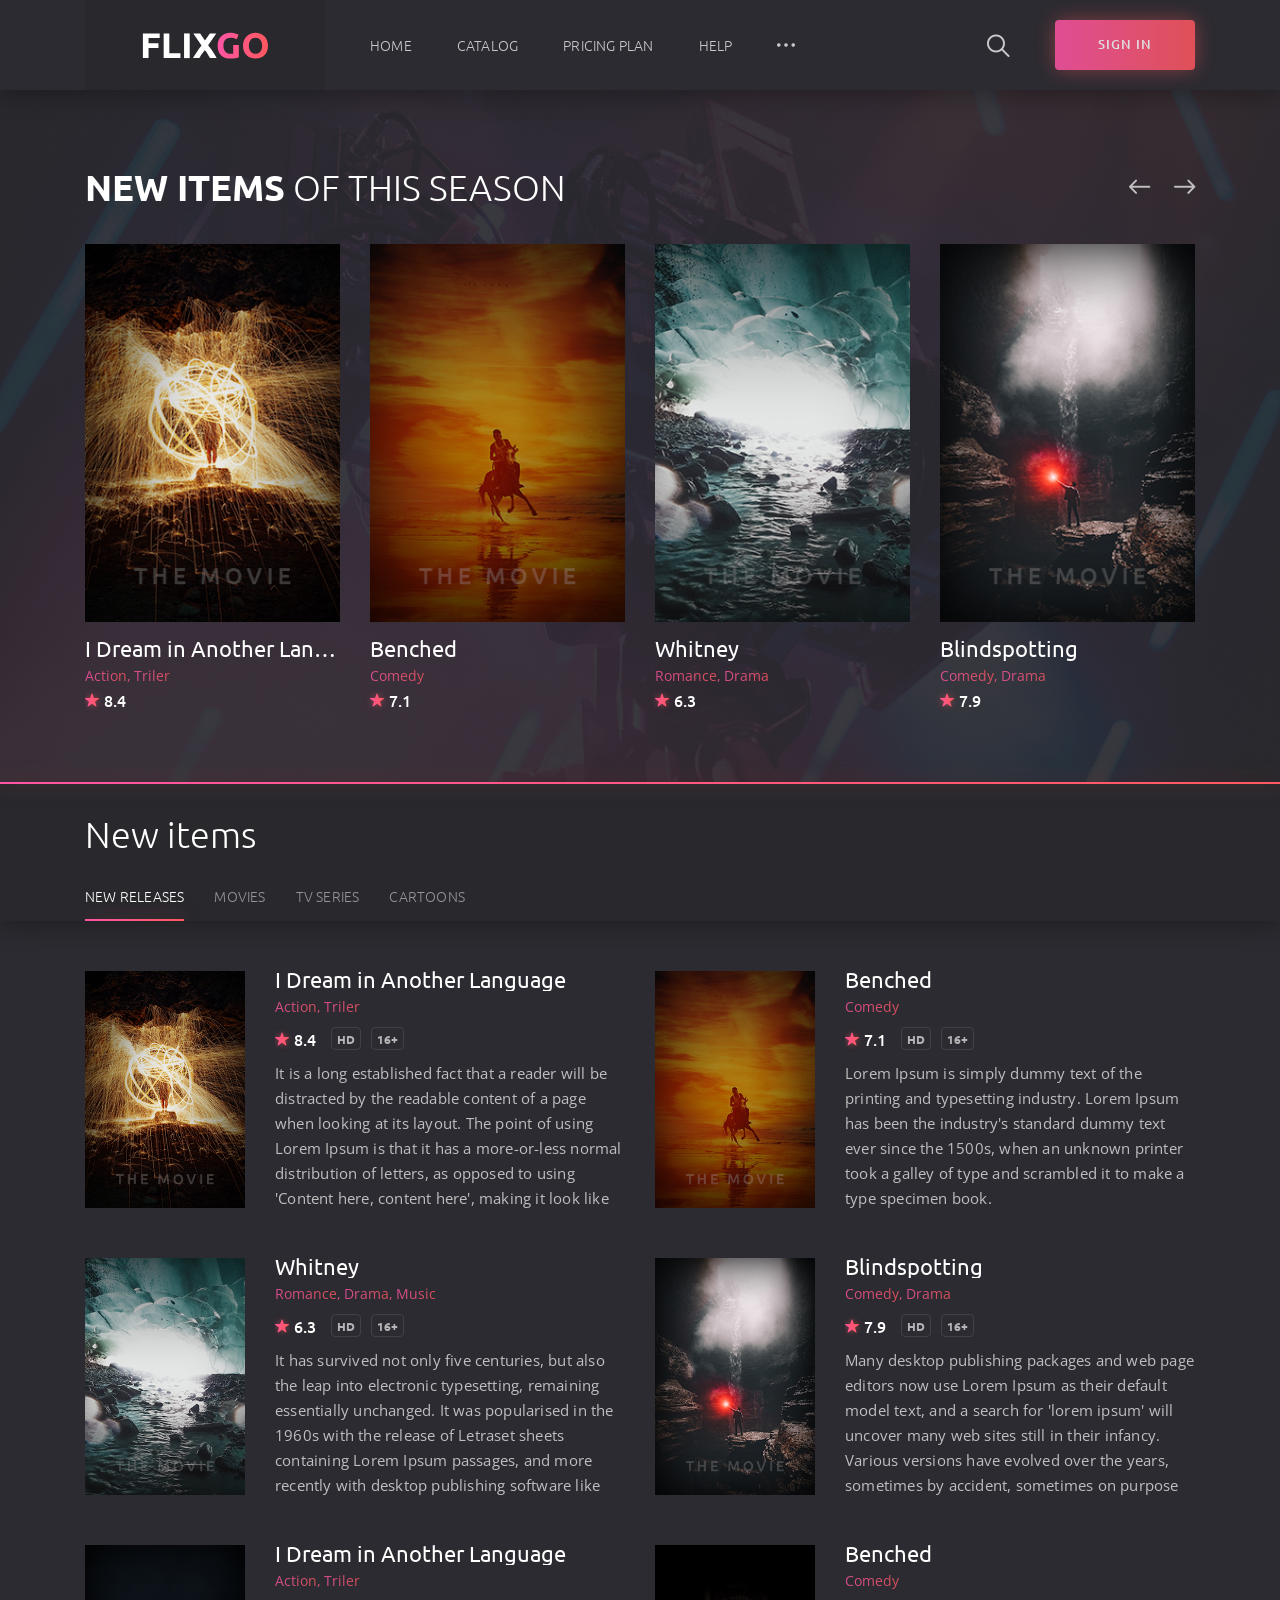
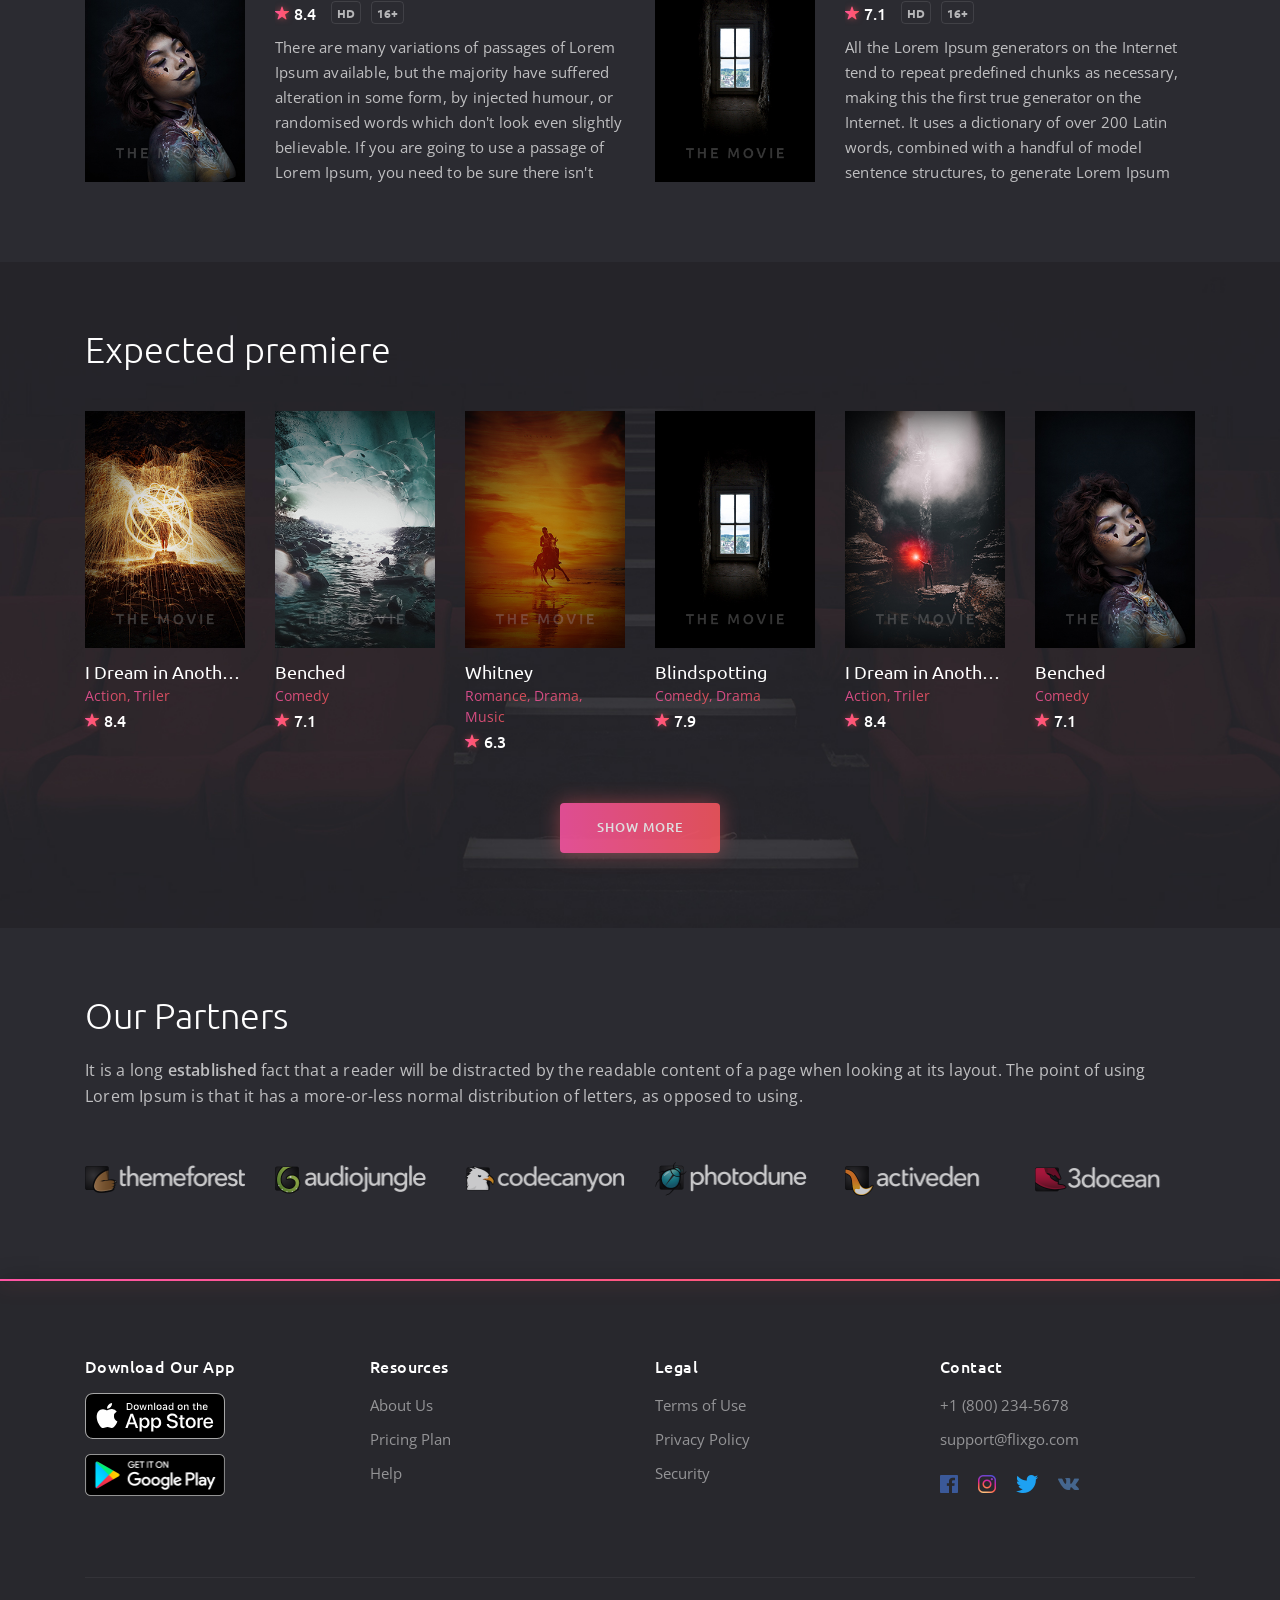
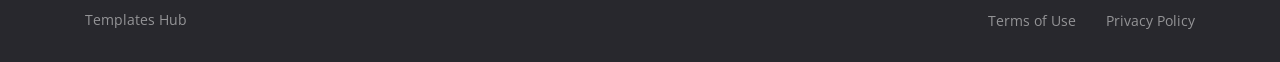
<file: FlixGo/index.html>
<!DOCTYPE html>
<html lang="en">

<head>
	<meta charset="utf-8">
	<meta name="viewport" content="width=device-width, initial-scale=1, shrink-to-fit=no">

	<!-- Font -->
	<link href="https://fonts.googleapis.com/css?family=Open+Sans:400,600%7CUbuntu:300,400,500,700" rel="stylesheet">

	<!-- CSS -->
	<link rel="stylesheet" href="css/bootstrap-reboot.min.css">
	<link rel="stylesheet" href="css/bootstrap-grid.min.css">
	<link rel="stylesheet" href="css/owl.carousel.min.css">
	<link rel="stylesheet" href="css/jquery.mCustomScrollbar.min.css">
	<link rel="stylesheet" href="css/nouislider.min.css">
	<link rel="stylesheet" href="css/ionicons.min.css">
	<link rel="stylesheet" href="css/plyr.css">
	<link rel="stylesheet" href="css/photoswipe.css">
	<link rel="stylesheet" href="css/default-skin.css">
	<link rel="stylesheet" href="css/main.css">

	<!-- Favicons -->
	<link rel="icon" type="image/png" href="icon/favicon-32x32.png" sizes="32x32">
	<link rel="apple-touch-icon" href="icon/favicon-32x32.png">
	<link rel="apple-touch-icon" sizes="72x72" href="icon/apple-touch-icon-72x72.png">
	<link rel="apple-touch-icon" sizes="114x114" href="icon/apple-touch-icon-114x114.png">
	<link rel="apple-touch-icon" sizes="144x144" href="icon/apple-touch-icon-144x144.png">

	<meta name="description" content="">
	<meta name="keywords" content="">
	<meta name="author" content="Dmitry Volkov">
	<title>FlixGo – Online Movies</title>

</head>
<body class="body">
	
	<!-- header -->
	<header class="header">
		<div class="header__wrap">
			<div class="container">
				<div class="row">
					<div class="col-12">
						<div class="header__content">
							<!-- header logo -->
							<a href="index.html" class="header__logo">
								<img src="img/logo.svg" alt="">
							</a>
							<!-- end header logo -->

							<!-- header nav -->
							<ul class="header__nav">
								<!-- dropdown -->
								<li class="header__nav-item">
									<a class="dropdown-toggle header__nav-link" href="#" role="button" id="dropdownMenuHome" data-toggle="dropdown" aria-haspopup="true" aria-expanded="false">Home</a>

									<ul class="dropdown-menu header__dropdown-menu" aria-labelledby="dropdownMenuHome">
										<li><a href="index.html">Home slideshow bg</a></li>
										<li><a href="index2.html">Home static bg</a></li>
									</ul>
								</li>
								<!-- end dropdown -->

								<!-- dropdown -->
								<li class="header__nav-item">
									<a class="dropdown-toggle header__nav-link" href="#" role="button" id="dropdownMenuCatalog" data-toggle="dropdown" aria-haspopup="true" aria-expanded="false">Catalog</a>

									<ul class="dropdown-menu header__dropdown-menu" aria-labelledby="dropdownMenuCatalog">
										<li><a href="catalog1.html">Catalog Grid</a></li>
										<li><a href="catalog2.html">Catalog List</a></li>
										<li><a href="details1.html">Details Movie</a></li>
										<li><a href="details2.html">Details TV Series</a></li>
									</ul>
								</li>
								<!-- end dropdown -->

								<li class="header__nav-item">
									<a href="pricing.html" class="header__nav-link">Pricing Plan</a>
								</li>

								<li class="header__nav-item">
									<a href="faq.html" class="header__nav-link">Help</a>
								</li>

								<!-- dropdown -->
								<li class="dropdown header__nav-item">
									<a class="dropdown-toggle header__nav-link header__nav-link--more" href="#" role="button" id="dropdownMenuMore" data-toggle="dropdown" aria-haspopup="true" aria-expanded="false"><i class="icon ion-ios-more"></i></a>

									<ul class="dropdown-menu header__dropdown-menu" aria-labelledby="dropdownMenuMore">
										<li><a href="about.html">About</a></li>
										<li><a href="signin.html">Sign In</a></li>
										<li><a href="signup.html">Sign Up</a></li>
										<li><a href="404.html">404 Page</a></li>
									</ul>
								</li>
								<!-- end dropdown -->
							</ul>
							<!-- end header nav -->

							<!-- header auth -->
							<div class="header__auth">
								<button class="header__search-btn" type="button">
									<i class="icon ion-ios-search"></i>
								</button>

								<a href="signin.html" class="header__sign-in">
									<i class="icon ion-ios-log-in"></i>
									<span>sign in</span>
								</a>
							</div>
							<!-- end header auth -->

							<!-- header menu btn -->
							<button class="header__btn" type="button">
								<span></span>
								<span></span>
								<span></span>
							</button>
							<!-- end header menu btn -->
						</div>
					</div>
				</div>
			</div>
		</div>

		<!-- header search -->
		<form action="#" class="header__search">
			<div class="container">
				<div class="row">
					<div class="col-12">
						<div class="header__search-content">
							<input type="text" placeholder="Search for a movie, TV Series that you are looking for">

							<button type="button">search</button>
						</div>
					</div>
				</div>
			</div>
		</form>
		<!-- end header search -->
	</header>
	<!-- end header -->

	<!-- home -->
	<section class="home">
		<!-- home bg -->
		<div class="owl-carousel home__bg">
			<div class="item home__cover" data-bg="img/home/home__bg.jpg"></div>
			<div class="item home__cover" data-bg="img/home/home__bg2.jpg"></div>
			<div class="item home__cover" data-bg="img/home/home__bg3.jpg"></div>
			<div class="item home__cover" data-bg="img/home/home__bg4.jpg"></div>
		</div>
		<!-- end home bg -->

		<div class="container">
			<div class="row">
				<div class="col-12">
					<h1 class="home__title"><b>NEW ITEMS</b> OF THIS SEASON</h1>

					<button class="home__nav home__nav--prev" type="button">
						<i class="icon ion-ios-arrow-round-back"></i>
					</button>
					<button class="home__nav home__nav--next" type="button">
						<i class="icon ion-ios-arrow-round-forward"></i>
					</button>
				</div>

				<div class="col-12">
					<div class="owl-carousel home__carousel">
						<div class="item">
							<!-- card -->
							<div class="card card--big">
								<div class="card__cover">
									<img src="img/covers/cover.jpg" alt="">
									<a href="#" class="card__play">
										<i class="icon ion-ios-play"></i>
									</a>
								</div>
								<div class="card__content">
									<h3 class="card__title"><a href="#">I Dream in Another Language</a></h3>
									<span class="card__category">
										<a href="#">Action</a>
										<a href="#">Triler</a>
									</span>
									<span class="card__rate"><i class="icon ion-ios-star"></i>8.4</span>
								</div>
							</div>
							<!-- end card -->
						</div>

						<div class="item">
							<!-- card -->
							<div class="card card--big">
								<div class="card__cover">
									<img src="img/covers/cover2.jpg" alt="">
									<a href="#" class="card__play">
										<i class="icon ion-ios-play"></i>
									</a>
								</div>
								<div class="card__content">
									<h3 class="card__title"><a href="#">Benched</a></h3>
									<span class="card__category">
										<a href="#">Comedy</a>
									</span>
									<span class="card__rate"><i class="icon ion-ios-star"></i>7.1</span>
								</div>
							</div>
							<!-- end card -->
						</div>

						<div class="item">
							<!-- card -->
							<div class="card card--big">
								<div class="card__cover">
									<img src="img/covers/cover3.jpg" alt="">
									<a href="#" class="card__play">
										<i class="icon ion-ios-play"></i>
									</a>
								</div>
								<div class="card__content">
									<h3 class="card__title"><a href="#">Whitney</a></h3>
									<span class="card__category">
										<a href="#">Romance</a>
										<a href="#">Drama</a>
									</span>
									<span class="card__rate"><i class="icon ion-ios-star"></i>6.3</span>
								</div>
							</div>
							<!-- end card -->
						</div>

						<div class="item">
							<!-- card -->
							<div class="card card--big">
								<div class="card__cover">
									<img src="img/covers/cover4.jpg" alt="">
									<a href="#" class="card__play">
										<i class="icon ion-ios-play"></i>
									</a>
								</div>
								<div class="card__content">
									<h3 class="card__title"><a href="#">Blindspotting</a></h3>
									<span class="card__category">
										<a href="#">Comedy</a>
										<a href="#">Drama</a>
									</span>
									<span class="card__rate"><i class="icon ion-ios-star"></i>7.9</span>
								</div>
							</div>
							<!-- end card -->
						</div>
					</div>
				</div>
			</div>
		</div>
	</section>
	<!-- end home -->

	<!-- content -->
	<section class="content">
		<div class="content__head">
			<div class="container">
				<div class="row">
					<div class="col-12">
						<!-- content title -->
						<h2 class="content__title">New items</h2>
						<!-- end content title -->

						<!-- content tabs nav -->
						<ul class="nav nav-tabs content__tabs" id="content__tabs" role="tablist">
							<li class="nav-item">
								<a class="nav-link active" data-toggle="tab" href="#tab-1" role="tab" aria-controls="tab-1" aria-selected="true">NEW RELEASES</a>
							</li>

							<li class="nav-item">
								<a class="nav-link" data-toggle="tab" href="#tab-2" role="tab" aria-controls="tab-2" aria-selected="false">MOVIES</a>
							</li>

							<li class="nav-item">
								<a class="nav-link" data-toggle="tab" href="#tab-3" role="tab" aria-controls="tab-3" aria-selected="false">TV SERIES</a>
							</li>

							<li class="nav-item">
								<a class="nav-link" data-toggle="tab" href="#tab-4" role="tab" aria-controls="tab-4" aria-selected="false">CARTOONS</a>
							</li>
						</ul>
						<!-- end content tabs nav -->

						<!-- content mobile tabs nav -->
						<div class="content__mobile-tabs" id="content__mobile-tabs">
							<div class="content__mobile-tabs-btn dropdown-toggle" role="navigation" id="mobile-tabs" data-toggle="dropdown" aria-haspopup="true" aria-expanded="false">
								<input type="button" value="New items">
								<span></span>
							</div>

							<div class="content__mobile-tabs-menu dropdown-menu" aria-labelledby="mobile-tabs">
								<ul class="nav nav-tabs" role="tablist">
									<li class="nav-item"><a class="nav-link active" id="1-tab" data-toggle="tab" href="#tab-1" role="tab" aria-controls="tab-1" aria-selected="true">NEW RELEASES</a></li>

									<li class="nav-item"><a class="nav-link" id="2-tab" data-toggle="tab" href="#tab-2" role="tab" aria-controls="tab-2" aria-selected="false">MOVIES</a></li>

									<li class="nav-item"><a class="nav-link" id="3-tab" data-toggle="tab" href="#tab-3" role="tab" aria-controls="tab-3" aria-selected="false">TV SERIES</a></li>

									<li class="nav-item"><a class="nav-link" id="4-tab" data-toggle="tab" href="#tab-4" role="tab" aria-controls="tab-4" aria-selected="false">CARTOONS</a></li>
								</ul>
							</div>
						</div>
						<!-- end content mobile tabs nav -->
					</div>
				</div>
			</div>
		</div>

		<div class="container">
			<!-- content tabs -->
			<div class="tab-content" id="myTabContent">
				<div class="tab-pane fade show active" id="tab-1" role="tabpanel" aria-labelledby="1-tab">
					<div class="row">
						<!-- card -->
						<div class="col-6 col-sm-12 col-lg-6">
							<div class="card card--list">
								<div class="row">
									<div class="col-12 col-sm-4">
										<div class="card__cover">
											<img src="img/covers/cover.jpg" alt="">
											<a href="#" class="card__play">
												<i class="icon ion-ios-play"></i>
											</a>
										</div>
									</div>

									<div class="col-12 col-sm-8">
										<div class="card__content">
											<h3 class="card__title"><a href="#">I Dream in Another Language</a></h3>
											<span class="card__category">
												<a href="#">Action</a>
												<a href="#">Triler</a>
											</span>

											<div class="card__wrap">
												<span class="card__rate"><i class="icon ion-ios-star"></i>8.4</span>

												<ul class="card__list">
													<li>HD</li>
													<li>16+</li>
												</ul>
											</div>

											<div class="card__description">
												<p>It is a long established fact that a reader will be distracted by the readable content of a page when looking at its layout. The point of using Lorem Ipsum is that it has a more-or-less normal distribution of letters, as opposed to using 'Content here, content here', making it look like readable English.</p>
											</div>
										</div>
									</div>
								</div>
							</div>
						</div>
						<!-- end card -->

						<!-- card -->
						<div class="col-6 col-sm-12 col-lg-6">
							<div class="card card--list">
								<div class="row">
									<div class="col-12 col-sm-4">
										<div class="card__cover">
											<img src="img/covers/cover2.jpg" alt="">
											<a href="#" class="card__play">
												<i class="icon ion-ios-play"></i>
											</a>
										</div>
									</div>

									<div class="col-12 col-sm-8">
										<div class="card__content">
											<h3 class="card__title"><a href="#">Benched</a></h3>
											<span class="card__category">
												<a href="#">Comedy</a>
											</span>

											<div class="card__wrap">
												<span class="card__rate"><i class="icon ion-ios-star"></i>7.1</span>

												<ul class="card__list">
													<li>HD</li>
													<li>16+</li>
												</ul>
											</div>

											<div class="card__description">
												<p>Lorem Ipsum is simply dummy text of the printing and typesetting industry. Lorem Ipsum has been the industry's standard dummy text ever since the 1500s, when an unknown printer took a galley of type and scrambled it to make a type specimen book.</p>
											</div>
										</div>
									</div>
								</div>
							</div>
						</div>
						<!-- end card -->

						<!-- card -->
						<div class="col-6 col-sm-12 col-lg-6">
							<div class="card card--list">
								<div class="row">
									<div class="col-12 col-sm-4">
										<div class="card__cover">
											<img src="img/covers/cover3.jpg" alt="">
											<a href="#" class="card__play">
												<i class="icon ion-ios-play"></i>
											</a>
										</div>
									</div>

									<div class="col-12 col-sm-8">
										<div class="card__content">
											<h3 class="card__title"><a href="#">Whitney</a></h3>
											<span class="card__category">
												<a href="#">Romance</a>
												<a href="#">Drama</a>
												<a href="#">Music</a>
											</span>

											<div class="card__wrap">
												<span class="card__rate"><i class="icon ion-ios-star"></i>6.3</span>

												<ul class="card__list">
													<li>HD</li>
													<li>16+</li>
												</ul>
											</div>

											<div class="card__description">
												<p>It has survived not only five centuries, but also the leap into electronic typesetting, remaining essentially unchanged. It was popularised in the 1960s with the release of Letraset sheets containing Lorem Ipsum passages, and more recently with desktop publishing software like Aldus PageMaker including versions of Lorem Ipsum.</p>
											</div>
										</div>
									</div>
								</div>
							</div>
						</div>
						<!-- end card -->

						<!-- card -->
						<div class="col-6 col-sm-12 col-lg-6">
							<div class="card card--list">
								<div class="row">
									<div class="col-12 col-sm-4">
										<div class="card__cover">
											<img src="img/covers/cover4.jpg" alt="">
											<a href="#" class="card__play">
												<i class="icon ion-ios-play"></i>
											</a>
										</div>
									</div>

									<div class="col-12 col-sm-8">
										<div class="card__content">
											<h3 class="card__title"><a href="#">Blindspotting</a></h3>
											<span class="card__category">
												<a href="#">Comedy</a>
												<a href="#">Drama</a>
											</span>

											<div class="card__wrap">
												<span class="card__rate"><i class="icon ion-ios-star"></i>7.9</span>

												<ul class="card__list">
													<li>HD</li>
													<li>16+</li>
												</ul>
											</div>

											<div class="card__description">
												<p>Many desktop publishing packages and web page editors now use Lorem Ipsum as their default model text, and a search for 'lorem ipsum' will uncover many web sites still in their infancy. Various versions have evolved over the years, sometimes by accident, sometimes on purpose (injected humour and the like).</p>
											</div>
										</div>
									</div>
								</div>
							</div>
						</div>
						<!-- end card -->

						<!-- card -->
						<div class="col-6 col-sm-12 col-lg-6">
							<div class="card card--list">
								<div class="row">
									<div class="col-12 col-sm-4">
										<div class="card__cover">
											<img src="img/covers/cover5.jpg" alt="">
											<a href="#" class="card__play">
												<i class="icon ion-ios-play"></i>
											</a>
										</div>
									</div>

									<div class="col-12 col-sm-8">
										<div class="card__content">
											<h3 class="card__title"><a href="#">I Dream in Another Language</a></h3>
											<span class="card__category">
												<a href="#">Action</a>
												<a href="#">Triler</a>
											</span>

											<div class="card__wrap">
												<span class="card__rate"><i class="icon ion-ios-star"></i>8.4</span>

												<ul class="card__list">
													<li>HD</li>
													<li>16+</li>
												</ul>
											</div>

											<div class="card__description">
												<p>There are many variations of passages of Lorem Ipsum available, but the majority have suffered alteration in some form, by injected humour, or randomised words which don't look even slightly believable. If you are going to use a passage of Lorem Ipsum, you need to be sure there isn't anything embarrassing hidden in the middle of text.</p>
											</div>
										</div>
									</div>
								</div>
							</div>
						</div>
						<!-- end card -->

						<!-- card -->
						<div class="col-6 col-sm-12 col-lg-6">
							<div class="card card--list">
								<div class="row">
									<div class="col-12 col-sm-4">
										<div class="card__cover">
											<img src="img/covers/cover6.jpg" alt="">
											<a href="#" class="card__play">
												<i class="icon ion-ios-play"></i>
											</a>
										</div>
									</div>

									<div class="col-12 col-sm-8">
										<div class="card__content">
											<h3 class="card__title"><a href="#">Benched</a></h3>
											<span class="card__category">
												<a href="#">Comedy</a>
											</span>

											<div class="card__wrap">
												<span class="card__rate"><i class="icon ion-ios-star"></i>7.1</span>

												<ul class="card__list">
													<li>HD</li>
													<li>16+</li>
												</ul>
											</div>

											<div class="card__description">
												<p>All the Lorem Ipsum generators on the Internet tend to repeat predefined chunks as necessary, making this the first true generator on the Internet. It uses a dictionary of over 200 Latin words, combined with a handful of model sentence structures, to generate Lorem Ipsum which looks reasonable. The generated Lorem Ipsum is therefore always free from repetition, injected humour, or non-characteristic words etc.</p>
											</div>
										</div>
									</div>
								</div>
							</div>
						</div>
						<!-- end card -->
					</div>
				</div>

				<div class="tab-pane fade" id="tab-2" role="tabpanel" aria-labelledby="2-tab">
					<div class="row">
						<!-- card -->
						<div class="col-6 col-sm-4 col-lg-3 col-xl-2">
							<div class="card">
								<div class="card__cover">
									<img src="img/covers/cover.jpg" alt="">
									<a href="#" class="card__play">
										<i class="icon ion-ios-play"></i>
									</a>
								</div>
								<div class="card__content">
									<h3 class="card__title"><a href="#">I Dream in Another Language</a></h3>
									<span class="card__category">
										<a href="#">Action</a>
										<a href="#">Triler</a>
									</span>
									<span class="card__rate"><i class="icon ion-ios-star"></i>8.4</span>
								</div>
							</div>
						</div>
						<!-- end card -->

						<!-- card -->
						<div class="col-6 col-sm-4 col-lg-3 col-xl-2">
							<div class="card">
								<div class="card__cover">
									<img src="img/covers/cover2.jpg" alt="">
									<a href="#" class="card__play">
										<i class="icon ion-ios-play"></i>
									</a>
								</div>
								<div class="card__content">
									<h3 class="card__title"><a href="#">Benched</a></h3>
									<span class="card__category">
										<a href="#">Comedy</a>
									</span>
									<span class="card__rate"><i class="icon ion-ios-star"></i>7.1</span>
								</div>
							</div>
						</div>
						<!-- end card -->

						<!-- card -->
						<div class="col-6 col-sm-4 col-lg-3 col-xl-2">
							<div class="card">
								<div class="card__cover">
									<img src="img/covers/cover3.jpg" alt="">
									<a href="#" class="card__play">
										<i class="icon ion-ios-play"></i>
									</a>
								</div>
								<div class="card__content">
									<h3 class="card__title"><a href="#">Whitney</a></h3>
									<span class="card__category">
										<a href="#">Romance</a>
										<a href="#">Drama</a>
										<a href="#">Music</a>
									</span>
									<span class="card__rate"><i class="icon ion-ios-star"></i>6.3</span>
								</div>
							</div>
						</div>
						<!-- end card -->

						<!-- card -->
						<div class="col-6 col-sm-4 col-lg-3 col-xl-2">
							<div class="card">
								<div class="card__cover">
									<img src="img/covers/cover4.jpg" alt="">
									<a href="#" class="card__play">
										<i class="icon ion-ios-play"></i>
									</a>
								</div>
								<div class="card__content">
									<h3 class="card__title"><a href="#">Blindspotting</a></h3>
									<span class="card__category">
										<a href="#">Comedy</a>
										<a href="#">Drama</a>
									</span>
									<span class="card__rate"><i class="icon ion-ios-star"></i>7.9</span>
								</div>
							</div>
						</div>
						<!-- end card -->

						<!-- card -->
						<div class="col-6 col-sm-4 col-lg-3 col-xl-2">
							<div class="card">
								<div class="card__cover">
									<img src="img/covers/cover5.jpg" alt="">
									<a href="#" class="card__play">
										<i class="icon ion-ios-play"></i>
									</a>
								</div>
								<div class="card__content">
									<h3 class="card__title"><a href="#">I Dream in Another Language</a></h3>
									<span class="card__category">
										<a href="#">Action</a>
										<a href="#">Triler</a>
									</span>
									<span class="card__rate"><i class="icon ion-ios-star"></i>8.4</span>
								</div>
							</div>
						</div>
						<!-- end card -->

						<!-- card -->
						<div class="col-6 col-sm-4 col-lg-3 col-xl-2">
							<div class="card">
								<div class="card__cover">
									<img src="img/covers/cover6.jpg" alt="">
									<a href="#" class="card__play">
										<i class="icon ion-ios-play"></i>
									</a>
								</div>
								<div class="card__content">
									<h3 class="card__title"><a href="#">Benched</a></h3>
									<span class="card__category">
										<a href="#">Comedy</a>
									</span>
									<span class="card__rate"><i class="icon ion-ios-star"></i>7.1</span>
								</div>
							</div>
						</div>
						<!-- end card -->

						<!-- card -->
						<div class="col-6 col-sm-4 col-lg-3 col-xl-2">
							<div class="card">
								<div class="card__cover">
									<img src="img/covers/cover6.jpg" alt="">
									<a href="#" class="card__play">
										<i class="icon ion-ios-play"></i>
									</a>
								</div>
								<div class="card__content">
									<h3 class="card__title"><a href="#">Whitney</a></h3>
									<span class="card__category">
										<a href="#">Romance</a>
										<a href="#">Drama</a>
										<a href="#">Music</a>
									</span>
									<span class="card__rate"><i class="icon ion-ios-star"></i>6.3</span>
								</div>
							</div>
						</div>
						<!-- end card -->

						<!-- card -->
						<div class="col-6 col-sm-4 col-lg-3 col-xl-2">
							<div class="card">
								<div class="card__cover">
									<img src="img/covers/cover5.jpg" alt="">
									<a href="#" class="card__play">
										<i class="icon ion-ios-play"></i>
									</a>
								</div>
								<div class="card__content">
									<h3 class="card__title"><a href="#">Blindspotting</a></h3>
									<span class="card__category">
										<a href="#">Comedy</a>
										<a href="#">Drama</a>
									</span>
									<span class="card__rate"><i class="icon ion-ios-star"></i>7.9</span>
								</div>
							</div>
						</div>
						<!-- end card -->

						<!-- card -->
						<div class="col-6 col-sm-4 col-lg-3 col-xl-2">
							<div class="card">
								<div class="card__cover">
									<img src="img/covers/cover4.jpg" alt="">
									<a href="#" class="card__play">
										<i class="icon ion-ios-play"></i>
									</a>
								</div>
								<div class="card__content">
									<h3 class="card__title"><a href="#">I Dream in Another Language</a></h3>
									<span class="card__category">
										<a href="#">Action</a>
										<a href="#">Triler</a>
									</span>
									<span class="card__rate"><i class="icon ion-ios-star"></i>8.4</span>
								</div>
							</div>
						</div>
						<!-- end card -->

						<!-- card -->
						<div class="col-6 col-sm-4 col-lg-3 col-xl-2">
							<div class="card">
								<div class="card__cover">
									<img src="img/covers/cover3.jpg" alt="">
									<a href="#" class="card__play">
										<i class="icon ion-ios-play"></i>
									</a>
								</div>
								<div class="card__content">
									<h3 class="card__title"><a href="#">Benched</a></h3>
									<span class="card__category">
										<a href="#">Comedy</a>
									</span>
									<span class="card__rate"><i class="icon ion-ios-star"></i>7.1</span>
								</div>
							</div>
						</div>
						<!-- end card -->

						<!-- card -->
						<div class="col-6 col-sm-4 col-lg-3 col-xl-2">
							<div class="card">
								<div class="card__cover">
									<img src="img/covers/cover2.jpg" alt="">
									<a href="#" class="card__play">
										<i class="icon ion-ios-play"></i>
									</a>
								</div>
								<div class="card__content">
									<h3 class="card__title"><a href="#">Whitney</a></h3>
									<span class="card__category">
										<a href="#">Romance</a>
										<a href="#">Drama</a>
										<a href="#">Music</a>
									</span>
									<span class="card__rate"><i class="icon ion-ios-star"></i>6.3</span>
								</div>
							</div>
						</div>
						<!-- end card -->

						<!-- card -->
						<div class="col-6 col-sm-4 col-lg-3 col-xl-2">
							<div class="card">
								<div class="card__cover">
									<img src="img/covers/cover.jpg" alt="">
									<a href="#" class="card__play">
										<i class="icon ion-ios-play"></i>
									</a>
								</div>
								<div class="card__content">
									<h3 class="card__title"><a href="#">Blindspotting</a></h3>
									<span class="card__category">
										<a href="#">Comedy</a>
										<a href="#">Drama</a>
									</span>
									<span class="card__rate"><i class="icon ion-ios-star"></i>7.9</span>
								</div>
							</div>
						</div>
						<!-- end card -->
					</div>
				</div>

				<div class="tab-pane fade" id="tab-3" role="tabpanel" aria-labelledby="3-tab">
					<div class="row">
						<!-- card -->
						<div class="col-6 col-sm-4 col-lg-3 col-xl-2">
							<div class="card">
								<div class="card__cover">
									<img src="img/covers/cover2.jpg" alt="">
									<a href="#" class="card__play">
										<i class="icon ion-ios-play"></i>
									</a>
								</div>
								<div class="card__content">
									<h3 class="card__title"><a href="#">I Dream in Another Language</a></h3>
									<span class="card__category">
										<a href="#">Action</a>
										<a href="#">Triler</a>
									</span>
									<span class="card__rate"><i class="icon ion-ios-star"></i>8.4</span>
								</div>
							</div>
						</div>
						<!-- end card -->

						<!-- card -->
						<div class="col-6 col-sm-4 col-lg-3 col-xl-2">
							<div class="card">
								<div class="card__cover">
									<img src="img/covers/cover.jpg" alt="">
									<a href="#" class="card__play">
										<i class="icon ion-ios-play"></i>
									</a>
								</div>
								<div class="card__content">
									<h3 class="card__title"><a href="#">Benched</a></h3>
									<span class="card__category">
										<a href="#">Comedy</a>
									</span>
									<span class="card__rate"><i class="icon ion-ios-star"></i>7.1</span>
								</div>
							</div>
						</div>
						<!-- end card -->

						<!-- card -->
						<div class="col-6 col-sm-4 col-lg-3 col-xl-2">
							<div class="card">
								<div class="card__cover">
									<img src="img/covers/cover4.jpg" alt="">
									<a href="#" class="card__play">
										<i class="icon ion-ios-play"></i>
									</a>
								</div>
								<div class="card__content">
									<h3 class="card__title"><a href="#">Whitney</a></h3>
									<span class="card__category">
										<a href="#">Romance</a>
										<a href="#">Drama</a>
										<a href="#">Music</a>
									</span>
									<span class="card__rate"><i class="icon ion-ios-star"></i>6.3</span>
								</div>
							</div>
						</div>
						<!-- end card -->

						<!-- card -->
						<div class="col-6 col-sm-4 col-lg-3 col-xl-2">
							<div class="card">
								<div class="card__cover">
									<img src="img/covers/cover3.jpg" alt="">
									<a href="#" class="card__play">
										<i class="icon ion-ios-play"></i>
									</a>
								</div>
								<div class="card__content">
									<h3 class="card__title"><a href="#">Blindspotting</a></h3>
									<span class="card__category">
										<a href="#">Comedy</a>
										<a href="#">Drama</a>
									</span>
									<span class="card__rate"><i class="icon ion-ios-star"></i>7.9</span>
								</div>
							</div>
						</div>
						<!-- end card -->

						<!-- card -->
						<div class="col-6 col-sm-4 col-lg-3 col-xl-2">
							<div class="card">
								<div class="card__cover">
									<img src="img/covers/cover6.jpg" alt="">
									<a href="#" class="card__play">
										<i class="icon ion-ios-play"></i>
									</a>
								</div>
								<div class="card__content">
									<h3 class="card__title"><a href="#">I Dream in Another Language</a></h3>
									<span class="card__category">
										<a href="#">Action</a>
										<a href="#">Triler</a>
									</span>
									<span class="card__rate"><i class="icon ion-ios-star"></i>8.4</span>
								</div>
							</div>
						</div>
						<!-- end card -->

						<!-- card -->
						<div class="col-6 col-sm-4 col-lg-3 col-xl-2">
							<div class="card">
								<div class="card__cover">
									<img src="img/covers/cover5.jpg" alt="">
									<a href="#" class="card__play">
										<i class="icon ion-ios-play"></i>
									</a>
								</div>
								<div class="card__content">
									<h3 class="card__title"><a href="#">Benched</a></h3>
									<span class="card__category">
										<a href="#">Comedy</a>
									</span>
									<span class="card__rate"><i class="icon ion-ios-star"></i>7.1</span>
								</div>
							</div>
						</div>
						<!-- end card -->

						<!-- card -->
						<div class="col-6 col-sm-4 col-lg-3 col-xl-2">
							<div class="card">
								<div class="card__cover">
									<img src="img/covers/cover5.jpg" alt="">
									<a href="#" class="card__play">
										<i class="icon ion-ios-play"></i>
									</a>
								</div>
								<div class="card__content">
									<h3 class="card__title"><a href="#">Whitney</a></h3>
									<span class="card__category">
										<a href="#">Romance</a>
										<a href="#">Drama</a>
										<a href="#">Music</a>
									</span>
									<span class="card__rate"><i class="icon ion-ios-star"></i>6.3</span>
								</div>
							</div>
						</div>
						<!-- end card -->

						<!-- card -->
						<div class="col-6 col-sm-4 col-lg-3 col-xl-2">
							<div class="card">
								<div class="card__cover">
									<img src="img/covers/cover6.jpg" alt="">
									<a href="#" class="card__play">
										<i class="icon ion-ios-play"></i>
									</a>
								</div>
								<div class="card__content">
									<h3 class="card__title"><a href="#">Blindspotting</a></h3>
									<span class="card__category">
										<a href="#">Comedy</a>
										<a href="#">Drama</a>
									</span>
									<span class="card__rate"><i class="icon ion-ios-star"></i>7.9</span>
								</div>
							</div>
						</div>
						<!-- end card -->

						<!-- card -->
						<div class="col-6 col-sm-4 col-lg-3 col-xl-2">
							<div class="card">
								<div class="card__cover">
									<img src="img/covers/cover3.jpg" alt="">
									<a href="#" class="card__play">
										<i class="icon ion-ios-play"></i>
									</a>
								</div>
								<div class="card__content">
									<h3 class="card__title"><a href="#">I Dream in Another Language</a></h3>
									<span class="card__category">
										<a href="#">Action</a>
										<a href="#">Triler</a>
									</span>
									<span class="card__rate"><i class="icon ion-ios-star"></i>8.4</span>
								</div>
							</div>
						</div>
						<!-- end card -->

						<!-- card -->
						<div class="col-6 col-sm-4 col-lg-3 col-xl-2">
							<div class="card">
								<div class="card__cover">
									<img src="img/covers/cover4.jpg" alt="">
									<a href="#" class="card__play">
										<i class="icon ion-ios-play"></i>
									</a>
								</div>
								<div class="card__content">
									<h3 class="card__title"><a href="#">Benched</a></h3>
									<span class="card__category">
										<a href="#">Comedy</a>
									</span>
									<span class="card__rate"><i class="icon ion-ios-star"></i>7.1</span>
								</div>
							</div>
						</div>
						<!-- end card -->

						<!-- card -->
						<div class="col-6 col-sm-4 col-lg-3 col-xl-2">
							<div class="card">
								<div class="card__cover">
									<img src="img/covers/cover.jpg" alt="">
									<a href="#" class="card__play">
										<i class="icon ion-ios-play"></i>
									</a>
								</div>
								<div class="card__content">
									<h3 class="card__title"><a href="#">Whitney</a></h3>
									<span class="card__category">
										<a href="#">Romance</a>
										<a href="#">Drama</a>
										<a href="#">Music</a>
									</span>
									<span class="card__rate"><i class="icon ion-ios-star"></i>6.3</span>
								</div>
							</div>
						</div>
						<!-- end card -->

						<!-- card -->
						<div class="col-6 col-sm-4 col-lg-3 col-xl-2">
							<div class="card">
								<div class="card__cover">
									<img src="img/covers/cover2.jpg" alt="">
									<a href="#" class="card__play">
										<i class="icon ion-ios-play"></i>
									</a>
								</div>
								<div class="card__content">
									<h3 class="card__title"><a href="#">Blindspotting</a></h3>
									<span class="card__category">
										<a href="#">Comedy</a>
										<a href="#">Drama</a>
									</span>
									<span class="card__rate"><i class="icon ion-ios-star"></i>7.9</span>
								</div>
							</div>
						</div>
						<!-- end card -->
					</div>
				</div>

				<div class="tab-pane fade" id="tab-4" role="tabpanel" aria-labelledby="4-tab">
					<div class="row">
						<!-- card -->
						<div class="col-6 col-sm-4 col-lg-3 col-xl-2">
							<div class="card">
								<div class="card__cover">
									<img src="img/covers/cover.jpg" alt="">
									<a href="#" class="card__play">
										<i class="icon ion-ios-play"></i>
									</a>
								</div>
								<div class="card__content">
									<h3 class="card__title"><a href="#">I Dream in Another Language</a></h3>
									<span class="card__category">
										<a href="#">Action</a>
										<a href="#">Triler</a>
									</span>
									<span class="card__rate"><i class="icon ion-ios-star"></i>8.4</span>
								</div>
							</div>
						</div>
						<!-- end card -->

						<!-- card -->
						<div class="col-6 col-sm-4 col-lg-3 col-xl-2">
							<div class="card">
								<div class="card__cover">
									<img src="img/covers/cover3.jpg" alt="">
									<a href="#" class="card__play">
										<i class="icon ion-ios-play"></i>
									</a>
								</div>
								<div class="card__content">
									<h3 class="card__title"><a href="#">Benched</a></h3>
									<span class="card__category">
										<a href="#">Comedy</a>
									</span>
									<span class="card__rate"><i class="icon ion-ios-star"></i>7.1</span>
								</div>
							</div>
						</div>
						<!-- end card -->

						<!-- card -->
						<div class="col-6 col-sm-4 col-lg-3 col-xl-2">
							<div class="card">
								<div class="card__cover">
									<img src="img/covers/cover2.jpg" alt="">
									<a href="#" class="card__play">
										<i class="icon ion-ios-play"></i>
									</a>
								</div>
								<div class="card__content">
									<h3 class="card__title"><a href="#">Whitney</a></h3>
									<span class="card__category">
										<a href="#">Romance</a>
										<a href="#">Drama</a>
										<a href="#">Music</a>
									</span>
									<span class="card__rate"><i class="icon ion-ios-star"></i>6.3</span>
								</div>
							</div>
						</div>
						<!-- end card -->

						<!-- card -->
						<div class="col-6 col-sm-4 col-lg-3 col-xl-2">
							<div class="card">
								<div class="card__cover">
									<img src="img/covers/cover6.jpg" alt="">
									<a href="#" class="card__play">
										<i class="icon ion-ios-play"></i>
									</a>
								</div>
								<div class="card__content">
									<h3 class="card__title"><a href="#">Blindspotting</a></h3>
									<span class="card__category">
										<a href="#">Comedy</a>
										<a href="#">Drama</a>
									</span>
									<span class="card__rate"><i class="icon ion-ios-star"></i>7.9</span>
								</div>
							</div>
						</div>
						<!-- end card -->

						<!-- card -->
						<div class="col-6 col-sm-4 col-lg-3 col-xl-2">
							<div class="card">
								<div class="card__cover">
									<img src="img/covers/cover4.jpg" alt="">
									<a href="#" class="card__play">
										<i class="icon ion-ios-play"></i>
									</a>
								</div>
								<div class="card__content">
									<h3 class="card__title"><a href="#">I Dream in Another Language</a></h3>
									<span class="card__category">
										<a href="#">Action</a>
										<a href="#">Triler</a>
									</span>
									<span class="card__rate"><i class="icon ion-ios-star"></i>8.4</span>
								</div>
							</div>
						</div>
						<!-- end card -->

						<!-- card -->
						<div class="col-6 col-sm-4 col-lg-3 col-xl-2">
							<div class="card">
								<div class="card__cover">
									<img src="img/covers/cover5.jpg" alt="">
									<a href="#" class="card__play">
										<i class="icon ion-ios-play"></i>
									</a>
								</div>
								<div class="card__content">
									<h3 class="card__title"><a href="#">Benched</a></h3>
									<span class="card__category">
										<a href="#">Comedy</a>
									</span>
									<span class="card__rate"><i class="icon ion-ios-star"></i>7.1</span>
								</div>
							</div>
						</div>
						<!-- end card -->

						<!-- card -->
						<div class="col-6 col-sm-4 col-lg-3 col-xl-2">
							<div class="card">
								<div class="card__cover">
									<img src="img/covers/cover6.jpg" alt="">
									<a href="#" class="card__play">
										<i class="icon ion-ios-play"></i>
									</a>
								</div>
								<div class="card__content">
									<h3 class="card__title"><a href="#">Whitney</a></h3>
									<span class="card__category">
										<a href="#">Romance</a>
										<a href="#">Drama</a>
										<a href="#">Music</a>
									</span>
									<span class="card__rate"><i class="icon ion-ios-star"></i>6.3</span>
								</div>
							</div>
						</div>
						<!-- end card -->

						<!-- card -->
						<div class="col-6 col-sm-4 col-lg-3 col-xl-2">
							<div class="card">
								<div class="card__cover">
									<img src="img/covers/cover5.jpg" alt="">
									<a href="#" class="card__play">
										<i class="icon ion-ios-play"></i>
									</a>
								</div>
								<div class="card__content">
									<h3 class="card__title"><a href="#">Blindspotting</a></h3>
									<span class="card__category">
										<a href="#">Comedy</a>
										<a href="#">Drama</a>
									</span>
									<span class="card__rate"><i class="icon ion-ios-star"></i>7.9</span>
								</div>
							</div>
						</div>
						<!-- end card -->

						<!-- card -->
						<div class="col-6 col-sm-4 col-lg-3 col-xl-2">
							<div class="card">
								<div class="card__cover">
									<img src="img/covers/cover4.jpg" alt="">
									<a href="#" class="card__play">
										<i class="icon ion-ios-play"></i>
									</a>
								</div>
								<div class="card__content">
									<h3 class="card__title"><a href="#">I Dream in Another Language</a></h3>
									<span class="card__category">
										<a href="#">Action</a>
										<a href="#">Triler</a>
									</span>
									<span class="card__rate"><i class="icon ion-ios-star"></i>8.4</span>
								</div>
							</div>
						</div>
						<!-- end card -->

						<!-- card -->
						<div class="col-6 col-sm-4 col-lg-3 col-xl-2">
							<div class="card">
								<div class="card__cover">
									<img src="img/covers/cover3.jpg" alt="">
									<a href="#" class="card__play">
										<i class="icon ion-ios-play"></i>
									</a>
								</div>
								<div class="card__content">
									<h3 class="card__title"><a href="#">Benched</a></h3>
									<span class="card__category">
										<a href="#">Comedy</a>
									</span>
									<span class="card__rate"><i class="icon ion-ios-star"></i>7.1</span>
								</div>
							</div>
						</div>
						<!-- end card -->

						<!-- card -->
						<div class="col-6 col-sm-4 col-lg-3 col-xl-2">
							<div class="card">
								<div class="card__cover">
									<img src="img/covers/cover2.jpg" alt="">
									<a href="#" class="card__play">
										<i class="icon ion-ios-play"></i>
									</a>
								</div>
								<div class="card__content">
									<h3 class="card__title"><a href="#">Whitney</a></h3>
									<span class="card__category">
										<a href="#">Romance</a>
										<a href="#">Drama</a>
										<a href="#">Music</a>
									</span>
									<span class="card__rate"><i class="icon ion-ios-star"></i>6.3</span>
								</div>
							</div>
						</div>
						<!-- end card -->

						<!-- card -->
						<div class="col-6 col-sm-4 col-lg-3 col-xl-2">
							<div class="card">
								<div class="card__cover">
									<img src="img/covers/cover.jpg" alt="">
									<a href="#" class="card__play">
										<i class="icon ion-ios-play"></i>
									</a>
								</div>
								<div class="card__content">
									<h3 class="card__title"><a href="#">Blindspotting</a></h3>
									<span class="card__category">
										<a href="#">Comedy</a>
										<a href="#">Drama</a>
									</span>
									<span class="card__rate"><i class="icon ion-ios-star"></i>7.9</span>
								</div>
							</div>
						</div>
						<!-- end card -->
					</div>
				</div>
			</div>
			<!-- end content tabs -->
		</div>
	</section>
	<!-- end content -->

	<!-- expected premiere -->
	<section class="section section--bg" data-bg="img/section/section.jpg">
		<div class="container">
			<div class="row">
				<!-- section title -->
				<div class="col-12">
					<h2 class="section__title">Expected premiere</h2>
				</div>
				<!-- end section title -->

				<!-- card -->
				<div class="col-6 col-sm-4 col-lg-3 col-xl-2">
					<div class="card">
						<div class="card__cover">
							<img src="img/covers/cover.jpg" alt="">
							<a href="#" class="card__play">
								<i class="icon ion-ios-play"></i>
							</a>
						</div>
						<div class="card__content">
							<h3 class="card__title"><a href="#">I Dream in Another Language</a></h3>
							<span class="card__category">
								<a href="#">Action</a>
								<a href="#">Triler</a>
							</span>
							<span class="card__rate"><i class="icon ion-ios-star"></i>8.4</span>
						</div>
					</div>
				</div>
				<!-- end card -->

				<!-- card -->
				<div class="col-6 col-sm-4 col-lg-3 col-xl-2">
					<div class="card">
						<div class="card__cover">
							<img src="img/covers/cover3.jpg" alt="">
							<a href="#" class="card__play">
								<i class="icon ion-ios-play"></i>
							</a>
						</div>
						<div class="card__content">
							<h3 class="card__title"><a href="#">Benched</a></h3>
							<span class="card__category">
								<a href="#">Comedy</a>
							</span>
							<span class="card__rate"><i class="icon ion-ios-star"></i>7.1</span>
						</div>
					</div>
				</div>
				<!-- end card -->

				<!-- card -->
				<div class="col-6 col-sm-4 col-lg-3 col-xl-2">
					<div class="card">
						<div class="card__cover">
							<img src="img/covers/cover2.jpg" alt="">
							<a href="#" class="card__play">
								<i class="icon ion-ios-play"></i>
							</a>
						</div>
						<div class="card__content">
							<h3 class="card__title"><a href="#">Whitney</a></h3>
							<span class="card__category">
								<a href="#">Romance</a>
								<a href="#">Drama</a>
								<a href="#">Music</a>
							</span>
							<span class="card__rate"><i class="icon ion-ios-star"></i>6.3</span>
						</div>
					</div>
				</div>
				<!-- end card -->

				<!-- card -->
				<div class="col-6 col-sm-4 col-lg-3 col-xl-2">
					<div class="card">
						<div class="card__cover">
							<img src="img/covers/cover6.jpg" alt="">
							<a href="#" class="card__play">
								<i class="icon ion-ios-play"></i>
							</a>
						</div>
						<div class="card__content">
							<h3 class="card__title"><a href="#">Blindspotting</a></h3>
							<span class="card__category">
								<a href="#">Comedy</a>
								<a href="#">Drama</a>
							</span>
							<span class="card__rate"><i class="icon ion-ios-star"></i>7.9</span>
						</div>
					</div>
				</div>
				<!-- end card -->

				<!-- card -->
				<div class="col-6 col-sm-4 col-lg-3 col-xl-2">
					<div class="card">
						<div class="card__cover">
							<img src="img/covers/cover4.jpg" alt="">
							<a href="#" class="card__play">
								<i class="icon ion-ios-play"></i>
							</a>
						</div>
						<div class="card__content">
							<h3 class="card__title"><a href="#">I Dream in Another Language</a></h3>
							<span class="card__category">
								<a href="#">Action</a>
								<a href="#">Triler</a>
							</span>
							<span class="card__rate"><i class="icon ion-ios-star"></i>8.4</span>
						</div>
					</div>
				</div>
				<!-- end card -->

				<!-- card -->
				<div class="col-6 col-sm-4 col-lg-3 col-xl-2">
					<div class="card">
						<div class="card__cover">
							<img src="img/covers/cover5.jpg" alt="">
							<a href="#" class="card__play">
								<i class="icon ion-ios-play"></i>
							</a>
						</div>
						<div class="card__content">
							<h3 class="card__title"><a href="#">Benched</a></h3>
							<span class="card__category">
								<a href="#">Comedy</a>
							</span>
							<span class="card__rate"><i class="icon ion-ios-star"></i>7.1</span>
						</div>
					</div>
				</div>
				<!-- end card -->

				<!-- section btn -->
				<div class="col-12">
					<a href="#" class="section__btn">Show more</a>
				</div>
				<!-- end section btn -->
			</div>
		</div>
	</section>
	<!-- end expected premiere -->

	<!-- partners -->
	<section class="section">
		<div class="container">
			<div class="row">
				<!-- section title -->
				<div class="col-12">
					<h2 class="section__title section__title--no-margin">Our Partners</h2>
				</div>
				<!-- end section title -->

				<!-- section text -->
				<div class="col-12">
					<p class="section__text section__text--last-with-margin">It is a long <b>established</b> fact that a reader will be distracted by the readable content of a page when looking at its layout. The point of using Lorem Ipsum is that it has a more-or-less normal distribution of letters, as opposed to using.</p>
				</div>
				<!-- end section text -->

				<!-- partner -->
				<div class="col-6 col-sm-4 col-md-3 col-lg-2">
					<a href="#" class="partner">
						<img src="img/partners/themeforest-light-background.png" alt="" class="partner__img">
					</a>
				</div>
				<!-- end partner -->

				<!-- partner -->
				<div class="col-6 col-sm-4 col-md-3 col-lg-2">
					<a href="#" class="partner">
						<img src="img/partners/audiojungle-light-background.png" alt="" class="partner__img">
					</a>
				</div>
				<!-- end partner -->

				<!-- partner -->
				<div class="col-6 col-sm-4 col-md-3 col-lg-2">
					<a href="#" class="partner">
						<img src="img/partners/codecanyon-light-background.png" alt="" class="partner__img">
					</a>
				</div>
				<!-- end partner -->

				<!-- partner -->
				<div class="col-6 col-sm-4 col-md-3 col-lg-2">
					<a href="#" class="partner">
						<img src="img/partners/photodune-light-background.png" alt="" class="partner__img">
					</a>
				</div>
				<!-- end partner -->

				<!-- partner -->
				<div class="col-6 col-sm-4 col-md-3 col-lg-2">
					<a href="#" class="partner">
						<img src="img/partners/activeden-light-background.png" alt="" class="partner__img">
					</a>
				</div>
				<!-- end partner -->

				<!-- partner -->
				<div class="col-6 col-sm-4 col-md-3 col-lg-2">
					<a href="#" class="partner">
						<img src="img/partners/3docean-light-background.png" alt="" class="partner__img">
					</a>
				</div>
				<!-- end partner -->
			</div>
		</div>
	</section>
	<!-- end partners -->

	<!-- footer -->
	<footer class="footer">
		<div class="container">
			<div class="row">
				<!-- footer list -->
				<div class="col-12 col-md-3">
					<h6 class="footer__title">Download Our App</h6>
					<ul class="footer__app">
						<li><a href="#"><img src="img/Download_on_the_App_Store_Badge.svg" alt=""></a></li>
						<li><a href="#"><img src="img/google-play-badge.png" alt=""></a></li>
					</ul>
				</div>
				<!-- end footer list -->

				<!-- footer list -->
				<div class="col-6 col-sm-4 col-md-3">
					<h6 class="footer__title">Resources</h6>
					<ul class="footer__list">
						<li><a href="#">About Us</a></li>
						<li><a href="#">Pricing Plan</a></li>
						<li><a href="#">Help</a></li>
					</ul>
				</div>
				<!-- end footer list -->

				<!-- footer list -->
				<div class="col-6 col-sm-4 col-md-3">
					<h6 class="footer__title">Legal</h6>
					<ul class="footer__list">
						<li><a href="#">Terms of Use</a></li>
						<li><a href="#">Privacy Policy</a></li>
						<li><a href="#">Security</a></li>
					</ul>
				</div>
				<!-- end footer list -->

				<!-- footer list -->
				<div class="col-12 col-sm-4 col-md-3">
					<h6 class="footer__title">Contact</h6>
					<ul class="footer__list">
						<li><a href="tel:+18002345678">+1 (800) 234-5678</a></li>
						<li><a href="mailto:support@moviego.com">support@flixgo.com</a></li>
					</ul>
					<ul class="footer__social">
						<li class="facebook"><a href="#"><i class="icon ion-logo-facebook"></i></a></li>
						<li class="instagram"><a href="#"><i class="icon ion-logo-instagram"></i></a></li>
						<li class="twitter"><a href="#"><i class="icon ion-logo-twitter"></i></a></li>
						<li class="vk"><a href="#"><i class="icon ion-logo-vk"></i></a></li>
					</ul>
				</div>
				<!-- end footer list -->

				<!-- footer copyright -->
				<div class="col-12">
					<div class="footer__copyright">
						<small><a target="_blank" href="https://www.templateshub.net">Templates Hub</a></small>

						<ul>
							<li><a href="#">Terms of Use</a></li>
							<li><a href="#">Privacy Policy</a></li>
						</ul>
					</div>
				</div>
				<!-- end footer copyright -->
			</div>
		</div>
	</footer>
	<!-- end footer -->

	<!-- JS -->
	<script src="js/jquery-3.3.1.min.js"></script>
	<script src="js/bootstrap.bundle.min.js"></script>
	<script src="js/owl.carousel.min.js"></script>
	<script src="js/jquery.mousewheel.min.js"></script>
	<script src="js/jquery.mCustomScrollbar.min.js"></script>
	<script src="js/wNumb.js"></script>
	<script src="js/nouislider.min.js"></script>
	<script src="js/plyr.min.js"></script>
	<script src="js/jquery.morelines.min.js"></script>
	<script src="js/photoswipe.min.js"></script>
	<script src="js/photoswipe-ui-default.min.js"></script>
	<script src="js/main.js"></script>
</body>

</html>
</file>
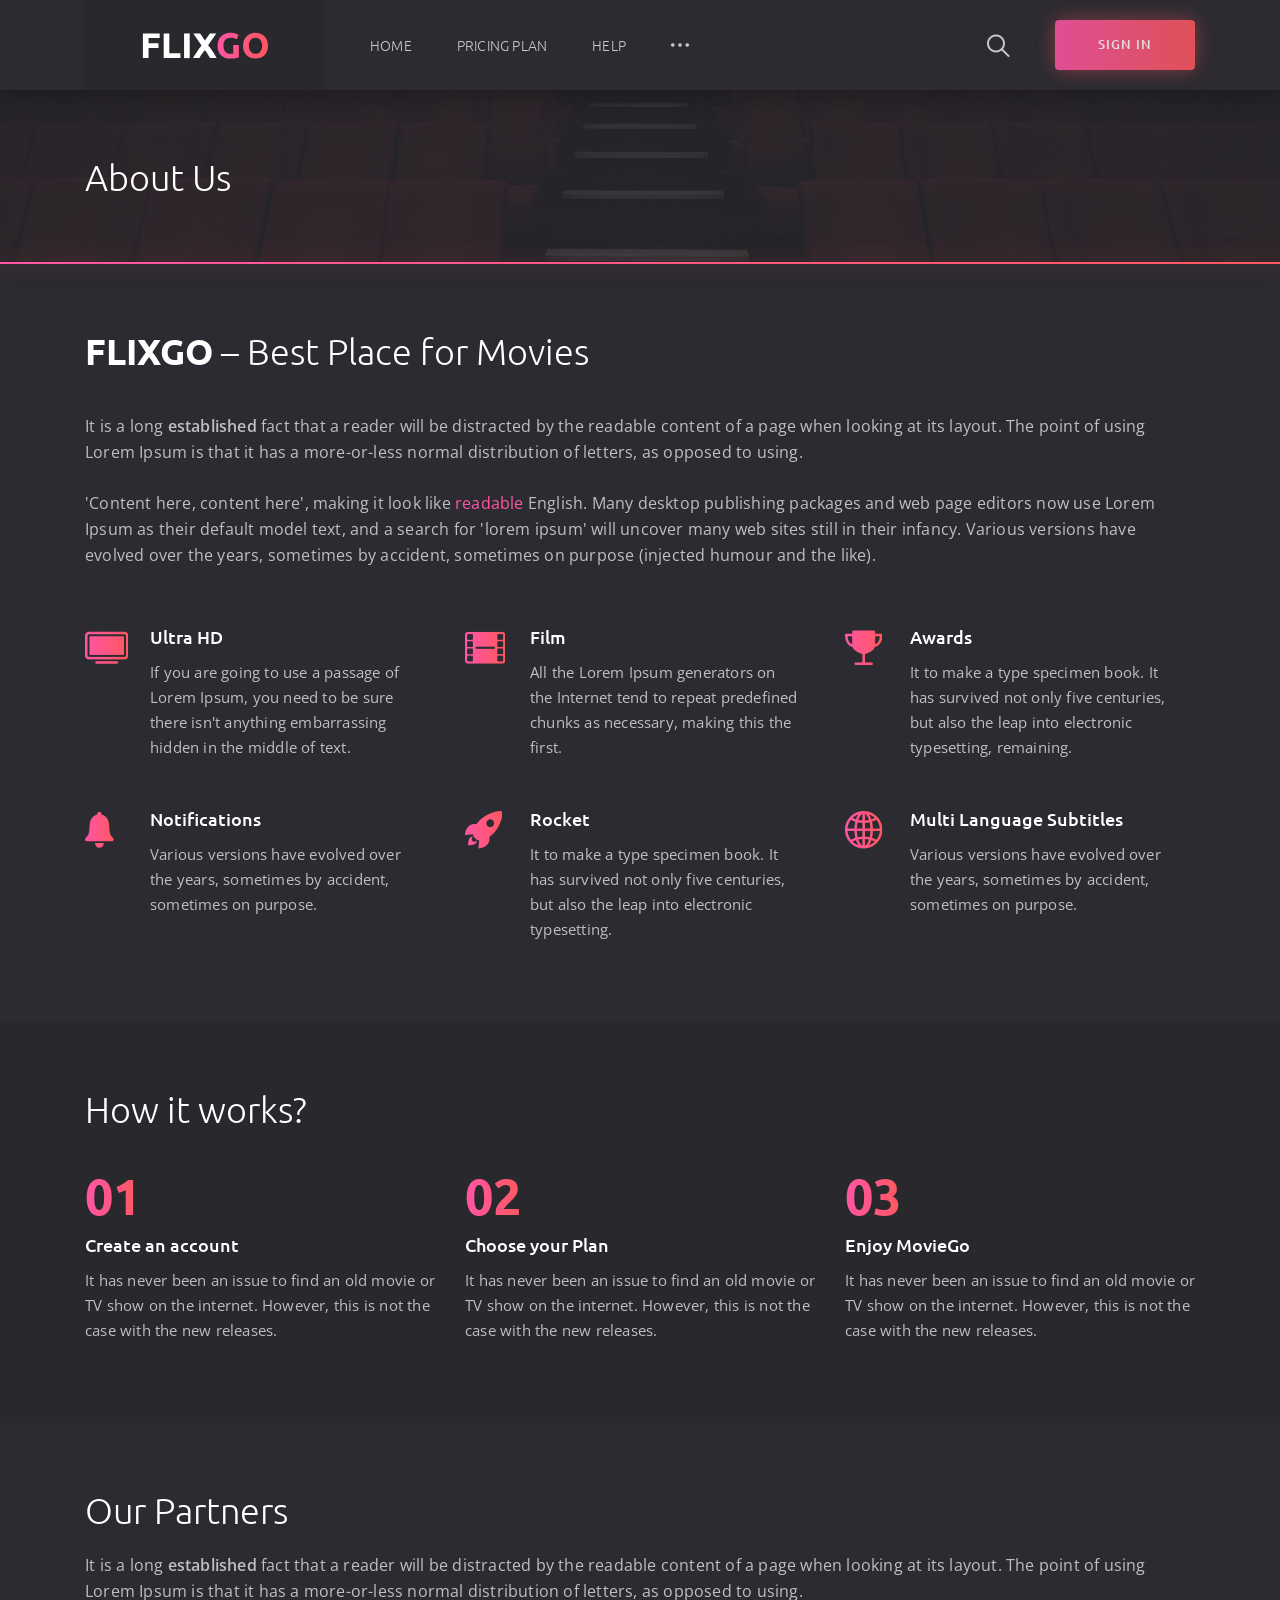
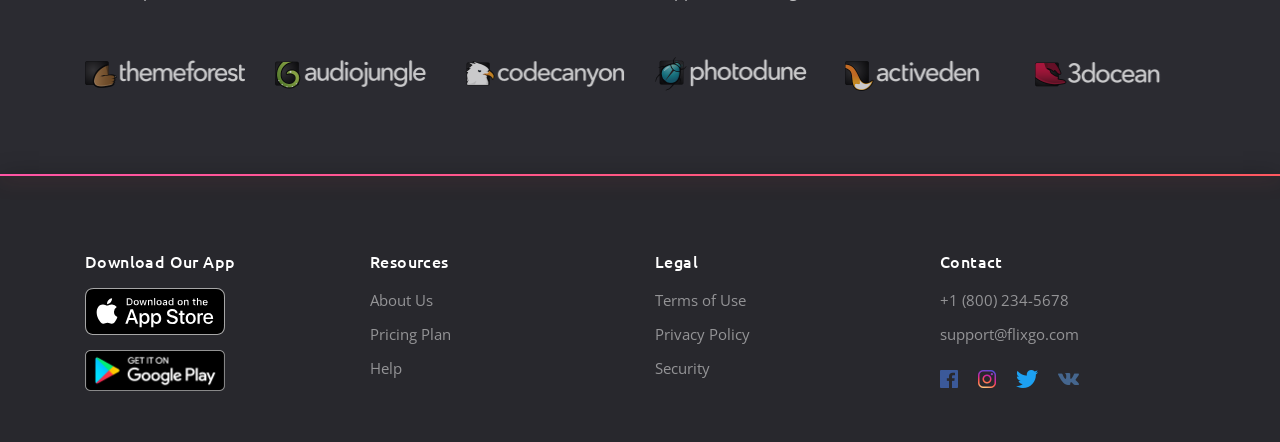
<file: FlixGo/about.html>
<!DOCTYPE html>
<html lang="en">

<head>
	<meta charset="utf-8">
	<meta name="viewport" content="width=device-width, initial-scale=1, shrink-to-fit=no">

	<!-- Font -->
	<link href="https://fonts.googleapis.com/css?family=Open+Sans:400,600%7CUbuntu:300,400,500,700" rel="stylesheet">

	<!-- CSS -->
	<link rel="stylesheet" href="css/bootstrap-reboot.min.css">
	<link rel="stylesheet" href="css/bootstrap-grid.min.css">
	<link rel="stylesheet" href="css/owl.carousel.min.css">
	<link rel="stylesheet" href="css/jquery.mCustomScrollbar.min.css">
	<link rel="stylesheet" href="css/nouislider.min.css">
	<link rel="stylesheet" href="css/ionicons.min.css">
	<link rel="stylesheet" href="css/plyr.css">
	<link rel="stylesheet" href="css/photoswipe.css">
	<link rel="stylesheet" href="css/default-skin.css">
	<link rel="stylesheet" href="css/main.css">

	<!-- Favicons -->
	<link rel="icon" type="image/png" href="icon/favicon-32x32.png" sizes="32x32">
	<link rel="apple-touch-icon" href="icon/favicon-32x32.png">
	<link rel="apple-touch-icon" sizes="72x72" href="icon/apple-touch-icon-72x72.png">
	<link rel="apple-touch-icon" sizes="114x114" href="icon/apple-touch-icon-114x114.png">
	<link rel="apple-touch-icon" sizes="144x144" href="icon/apple-touch-icon-144x144.png">

	<meta name="description" content="">
	<meta name="keywords" content="">
	<meta name="author" content="Dmitry Volkov">
	<title>FlixGo – Online Movies</title>

</head>

<body class="body">

	<!-- header -->
	<header class="header">
		<div class="header__wrap">
			<div class="container">
				<div class="row">
					<div class="col-12">
						<div class="header__content">
							<!-- header logo -->
							<a href="index.php" class="header__logo">
								<img src="img/logo.svg" alt="">
							</a>
							<!-- end header logo -->

							<!-- header nav -->
							<ul class="header__nav">
								<!-- dropdown -->
								<li class="header__nav-item">
									<a class="dropdown-toggle header__nav-link" href="index.php" role="button"
										id="dropdownMenuHome" aria-haspopup="true" aria-expanded="false">Home</a>


									<!-- end dropdown -->

									<!-- dropdown -->

									<!-- end dropdown -->

								<li class="header__nav-item">
									<a href="pricing.html" class="header__nav-link">Pricing Plan</a>
								</li>

								<li class="header__nav-item">
									<a href="faq.html" class="header__nav-link">Help</a>
								</li>

								<!-- dropdown -->
								<li class="dropdown header__nav-item">
									<a class="dropdown-toggle header__nav-link header__nav-link--more" href="#"
										role="button" id="dropdownMenuMore" data-toggle="dropdown" aria-haspopup="true"
										aria-expanded="false"><i class="icon ion-ios-more"></i></a>

									<ul class="dropdown-menu header__dropdown-menu" aria-labelledby="dropdownMenuMore">
										<li><a href="about.html">About</a></li>
										<li><a href="signin.html">Sign In</a></li>
										<li><a href="signup.html">Sign Up</a></li>
										<li><a href="404.html">404 Page</a></li>
									</ul>
								</li>
								<!-- end dropdown -->
							</ul>
							<!-- end header nav -->

							<!-- header auth -->
							<div class="header__auth">
								<button class="header__search-btn" type="button">
									<i class="icon ion-ios-search"></i>
								</button>

								<a href="signin.html" class="header__sign-in">
									<i class="icon ion-ios-log-in"></i>
									<span>sign in</span>
								</a>
							</div>
							<!-- end header auth -->

							<!-- header menu btn -->
							<button class="header__btn" type="button">
								<span></span>
								<span></span>
								<span></span>
							</button>
							<!-- end header menu btn -->
						</div>
					</div>
				</div>
			</div>
		</div>

		<!-- header search -->
		<form action="#" class="header__search">
			<div class="container">
				<div class="row">
					<div class="col-12">
						<div class="header__search-content">
							<input type="text" placeholder="Search for a movie, TV Series that you are looking for">

							<button type="button">search</button>
						</div>
					</div>
				</div>
			</div>
		</form>
		<!-- end header search -->
	</header>
	<!-- end header -->

	<!-- page title -->
	<section class="section section--first section--bg" data-bg="img/section/section.jpg">
		<div class="container">
			<div class="row">
				<div class="col-12">
					<div class="section__wrap">
						<!-- section title -->
						<h2 class="section__title">About Us</h2>
						<!-- end section title -->
					</div>
				</div>
			</div>
		</div>
	</section>
	<!-- end page title -->

	<!-- about -->
	<section class="section">
		<div class="container">
			<div class="row">
				<!-- section title -->
				<div class="col-12">
					<h2 class="section__title"><b>FLIXGO</b> – Best Place for Movies</h2>
				</div>
				<!-- end section title -->

				<!-- section text -->
				<div class="col-12">
					<p class="section__text">It is a long <b>established</b> fact that a reader will be distracted by
						the readable content of a page when looking at its layout. The point of using Lorem Ipsum is
						that it has a more-or-less normal distribution of letters, as opposed to using.</p>

					<p class="section__text section__text--last-with-margin">'Content here, content here', making it
						look like <a href="#">readable</a> English. Many desktop publishing packages and web page
						editors now use Lorem Ipsum as their default model text, and a search for 'lorem ipsum' will
						uncover many web sites still in their infancy. Various versions have evolved over the years,
						sometimes by accident, sometimes on purpose (injected humour and the like).</p>
				</div>
				<!-- end section text -->

				<!-- feature -->
				<div class="col-12 col-md-6 col-lg-4">
					<div class="feature">
						<i class="icon ion-ios-tv feature__icon"></i>
						<h3 class="feature__title">Ultra HD</h3>
						<p class="feature__text">If you are going to use a passage of Lorem Ipsum, you need to be sure
							there isn't anything embarrassing hidden in the middle of text.</p>
					</div>
				</div>
				<!-- end feature -->

				<!-- feature -->
				<div class="col-12 col-md-6 col-lg-4">
					<div class="feature">
						<i class="icon ion-ios-film feature__icon"></i>
						<h3 class="feature__title">Film</h3>
						<p class="feature__text">All the Lorem Ipsum generators on the Internet tend to repeat
							predefined chunks as necessary, making this the first.</p>
					</div>
				</div>
				<!-- end feature -->

				<!-- feature -->
				<div class="col-12 col-md-6 col-lg-4">
					<div class="feature">
						<i class="icon ion-ios-trophy feature__icon"></i>
						<h3 class="feature__title">Awards</h3>
						<p class="feature__text">It to make a type specimen book. It has survived not only five
							centuries, but also the leap into electronic typesetting, remaining.</p>
					</div>
				</div>
				<!-- end feature -->

				<!-- feature -->
				<div class="col-12 col-md-6 col-lg-4">
					<div class="feature">
						<i class="icon ion-ios-notifications feature__icon"></i>
						<h3 class="feature__title">Notifications</h3>
						<p class="feature__text">Various versions have evolved over the years, sometimes by accident,
							sometimes on purpose.</p>
					</div>
				</div>
				<!-- end feature -->

				<!-- feature -->
				<div class="col-12 col-md-6 col-lg-4">
					<div class="feature">
						<i class="icon ion-ios-rocket feature__icon"></i>
						<h3 class="feature__title">Rocket</h3>
						<p class="feature__text">It to make a type specimen book. It has survived not only five
							centuries, but also the leap into electronic typesetting.</p>
					</div>
				</div>
				<!-- end feature -->

				<!-- feature -->
				<div class="col-12 col-md-6 col-lg-4">
					<div class="feature">
						<i class="icon ion-ios-globe feature__icon"></i>
						<h3 class="feature__title">Multi Language Subtitles </h3>
						<p class="feature__text">Various versions have evolved over the years, sometimes by accident,
							sometimes on purpose.</p>
					</div>
				</div>
				<!-- end feature -->
			</div>
		</div>
	</section>
	<!-- end about -->

	<!-- how it works -->
	<section class="section section--dark">
		<div class="container">
			<div class="row">
				<!-- section title -->
				<div class="col-12">
					<h2 class="section__title section__title--no-margin">How it works?</h2>
				</div>
				<!-- end section title -->

				<!-- how box -->
				<div class="col-12 col-md-6 col-lg-4">
					<div class="how">
						<span class="how__number">01</span>
						<h3 class="how__title">Create an account</h3>
						<p class="how__text">It has never been an issue to find an old movie or TV show on the internet.
							However, this is not the case with the new releases.</p>
					</div>
				</div>
				<!-- ebd how box -->

				<!-- how box -->
				<div class="col-12 col-md-6 col-lg-4">
					<div class="how">
						<span class="how__number">02</span>
						<h3 class="how__title">Choose your Plan</h3>
						<p class="how__text">It has never been an issue to find an old movie or TV show on the internet.
							However, this is not the case with the new releases.</p>
					</div>
				</div>
				<!-- ebd how box -->

				<!-- how box -->
				<div class="col-12 col-md-6 col-lg-4">
					<div class="how">
						<span class="how__number">03</span>
						<h3 class="how__title">Enjoy MovieGo</h3>
						<p class="how__text">It has never been an issue to find an old movie or TV show on the internet.
							However, this is not the case with the new releases.</p>
					</div>
				</div>
				<!-- ebd how box -->
			</div>
		</div>
	</section>
	<!-- end how it works -->

	<!-- partners -->
	<section class="section">
		<div class="container">
			<div class="row">
				<!-- section title -->
				<div class="col-12">
					<h2 class="section__title section__title--no-margin">Our Partners</h2>
				</div>
				<!-- end section title -->

				<!-- section text -->
				<div class="col-12">
					<p class="section__text section__text--last-with-margin">It is a long <b>established</b> fact that a
						reader will be distracted by the readable content of a page when looking at its layout. The
						point of using Lorem Ipsum is that it has a more-or-less normal distribution of letters, as
						opposed to using.</p>
				</div>
				<!-- end section text -->

				<!-- partner -->
				<div class="col-6 col-sm-4 col-md-3 col-lg-2">
					<a href="#" class="partner">
						<img src="img/partners/themeforest-light-background.png" alt="" class="partner__img">
					</a>
				</div>
				<!-- end partner -->

				<!-- partner -->
				<div class="col-6 col-sm-4 col-md-3 col-lg-2">
					<a href="#" class="partner">
						<img src="img/partners/audiojungle-light-background.png" alt="" class="partner__img">
					</a>
				</div>
				<!-- end partner -->

				<!-- partner -->
				<div class="col-6 col-sm-4 col-md-3 col-lg-2">
					<a href="#" class="partner">
						<img src="img/partners/codecanyon-light-background.png" alt="" class="partner__img">
					</a>
				</div>
				<!-- end partner -->

				<!-- partner -->
				<div class="col-6 col-sm-4 col-md-3 col-lg-2">
					<a href="#" class="partner">
						<img src="img/partners/photodune-light-background.png" alt="" class="partner__img">
					</a>
				</div>
				<!-- end partner -->

				<!-- partner -->
				<div class="col-6 col-sm-4 col-md-3 col-lg-2">
					<a href="#" class="partner">
						<img src="img/partners/activeden-light-background.png" alt="" class="partner__img">
					</a>
				</div>
				<!-- end partner -->

				<!-- partner -->
				<div class="col-6 col-sm-4 col-md-3 col-lg-2">
					<a href="#" class="partner">
						<img src="img/partners/3docean-light-background.png" alt="" class="partner__img">
					</a>
				</div>
				<!-- end partner -->
			</div>
		</div>
	</section>
	<!-- end partners -->

	<!-- footer -->
	<footer class="footer">
		<div class="container">
			<div class="row">
				<!-- footer list -->
				<div class="col-12 col-md-3">
					<h6 class="footer__title">Download Our App</h6>
					<ul class="footer__app">
						<li><a href="#"><img src="img/Download_on_the_App_Store_Badge.svg" alt=""></a></li>
						<li><a href="#"><img src="img/google-play-badge.png" alt=""></a></li>
					</ul>
				</div>
				<!-- end footer list -->

				<!-- footer list -->
				<div class="col-6 col-sm-4 col-md-3">
					<h6 class="footer__title">Resources</h6>
					<ul class="footer__list">
						<li><a href="#">About Us</a></li>
						<li><a href="#">Pricing Plan</a></li>
						<li><a href="#">Help</a></li>
					</ul>
				</div>
				<!-- end footer list -->

				<!-- footer list -->
				<div class="col-6 col-sm-4 col-md-3">
					<h6 class="footer__title">Legal</h6>
					<ul class="footer__list">
						<li><a href="#">Terms of Use</a></li>
						<li><a href="#">Privacy Policy</a></li>
						<li><a href="#">Security</a></li>
					</ul>
				</div>
				<!-- end footer list -->

				<!-- footer list -->
				<div class="col-12 col-sm-4 col-md-3">
					<h6 class="footer__title">Contact</h6>
					<ul class="footer__list">
						<li><a href="tel:+18002345678">+1 (800) 234-5678</a></li>
						<li><a href="mailto:support@moviego.com">support@flixgo.com</a></li>
					</ul>
					<ul class="footer__social">
						<li class="facebook"><a href="#"><i class="icon ion-logo-facebook"></i></a></li>
						<li class="instagram"><a href="#"><i class="icon ion-logo-instagram"></i></a></li>
						<li class="twitter"><a href="#"><i class="icon ion-logo-twitter"></i></a></li>
						<li class="vk"><a href="#"><i class="icon ion-logo-vk"></i></a></li>
					</ul>
				</div>
				<!-- end footer list -->

				<!-- footer copyright -->

				<!-- end footer copyright -->
			</div>
		</div>
	</footer>
	<!-- end footer -->

	<!-- JS -->
	<script src="js/jquery-3.3.1.min.js"></script>
	<script src="js/bootstrap.bundle.min.js"></script>
	<script src="js/owl.carousel.min.js"></script>
	<script src="js/jquery.mousewheel.min.js"></script>
	<script src="js/jquery.mCustomScrollbar.min.js"></script>
	<script src="js/wNumb.js"></script>
	<script src="js/nouislider.min.js"></script>
	<script src="js/plyr.min.js"></script>
	<script src="js/jquery.morelines.min.js"></script>
	<script src="js/photoswipe.min.js"></script>
	<script src="js/photoswipe-ui-default.min.js"></script>
	<script src="js/main.js"></script>
</body>

</html>
</file>
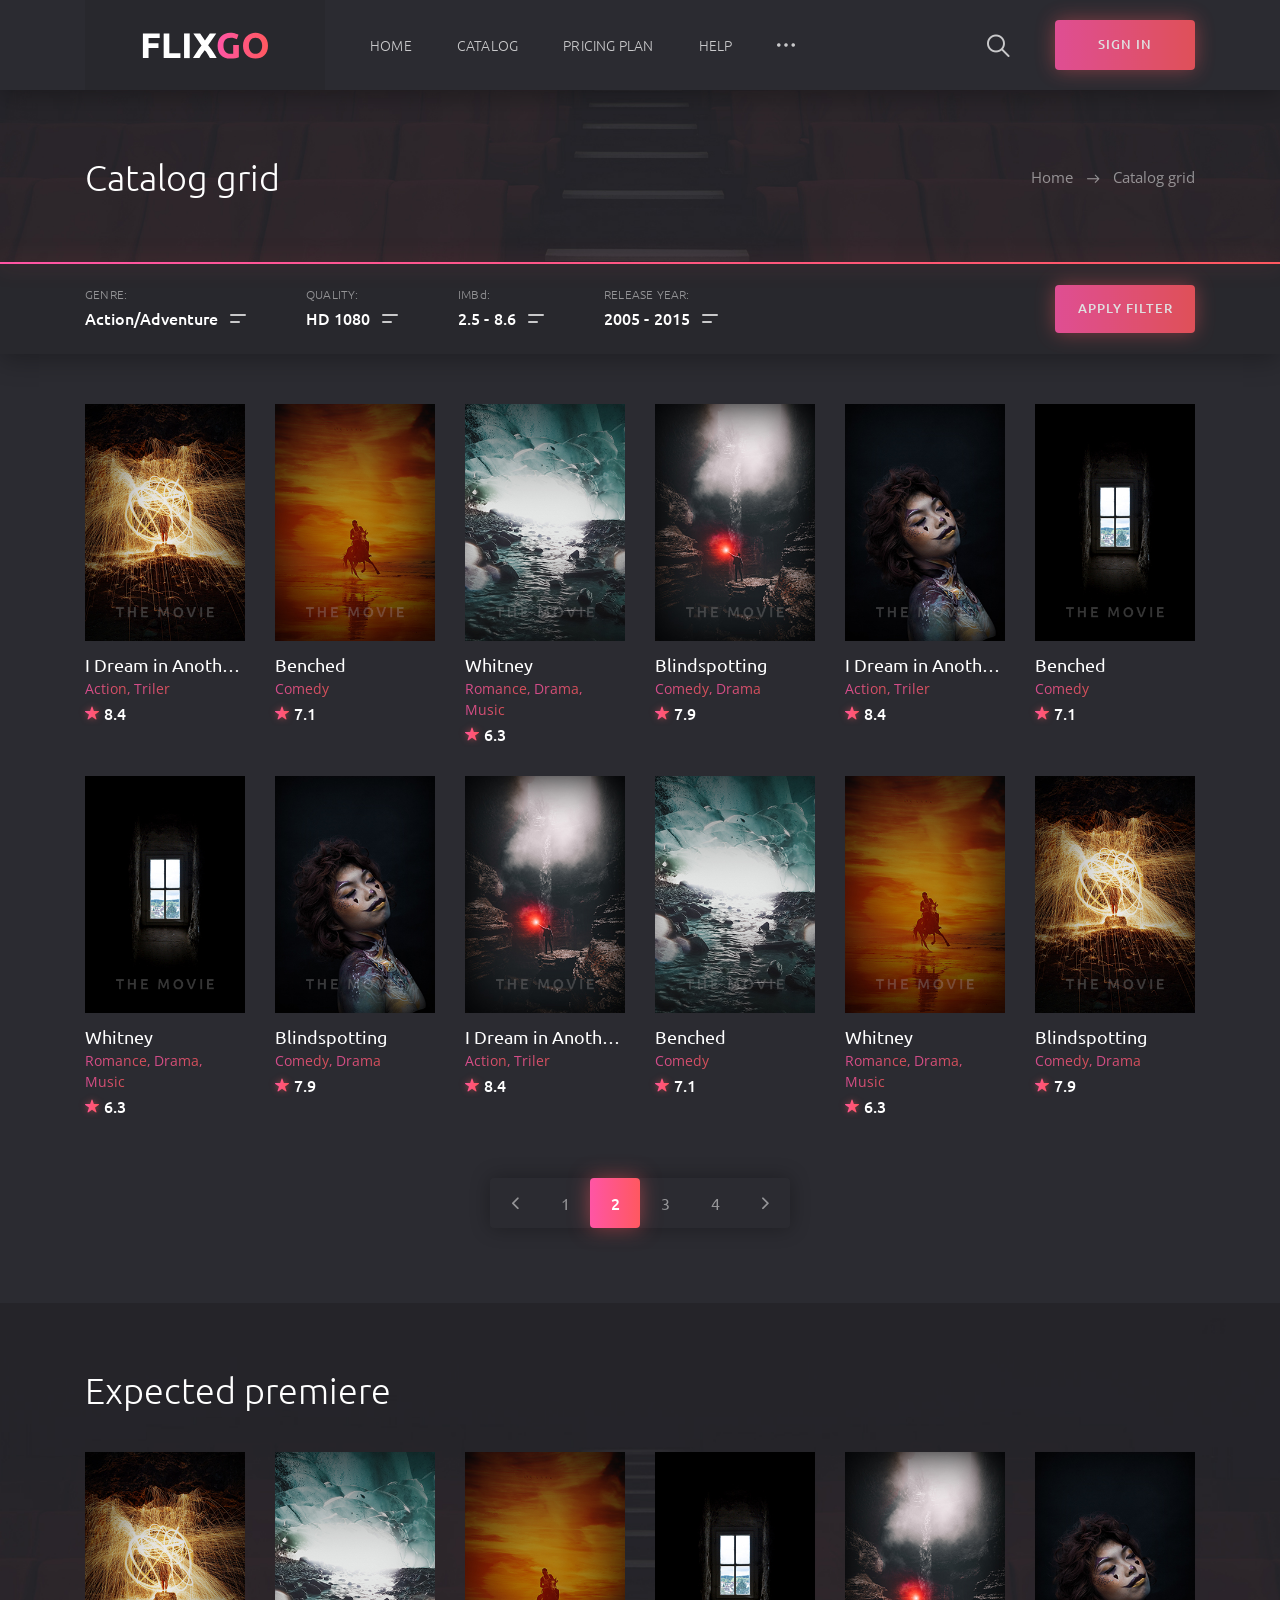
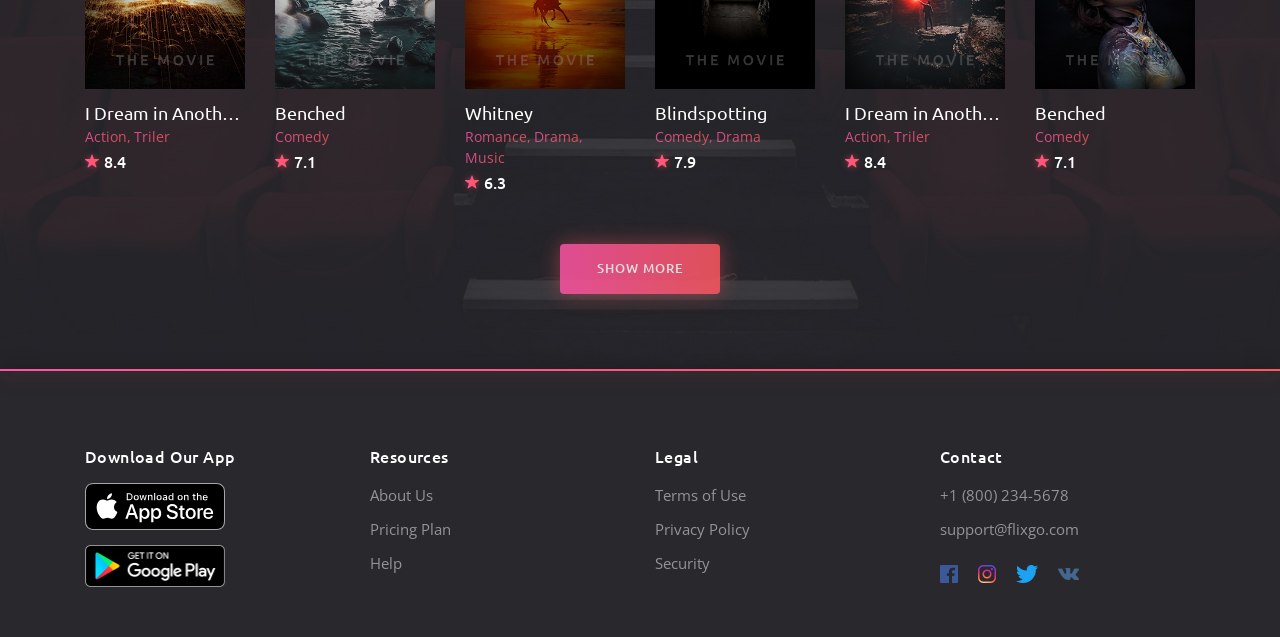
<file: FlixGo/catalog1.html>
<!DOCTYPE html>
<html lang="en">

<head>
	<meta charset="utf-8">
	<meta name="viewport" content="width=device-width, initial-scale=1, shrink-to-fit=no">

	<!-- Font -->
	<link href="https://fonts.googleapis.com/css?family=Open+Sans:400,600%7CUbuntu:300,400,500,700" rel="stylesheet"> 

	<!-- CSS -->
	<link rel="stylesheet" href="css/bootstrap-reboot.min.css">
	<link rel="stylesheet" href="css/bootstrap-grid.min.css">
	<link rel="stylesheet" href="css/owl.carousel.min.css">
	<link rel="stylesheet" href="css/jquery.mCustomScrollbar.min.css">
	<link rel="stylesheet" href="css/nouislider.min.css">
	<link rel="stylesheet" href="css/ionicons.min.css">
	<link rel="stylesheet" href="css/plyr.css">
	<link rel="stylesheet" href="css/photoswipe.css">
	<link rel="stylesheet" href="css/default-skin.css">
	<link rel="stylesheet" href="css/main.css">

	<!-- Favicons -->
	<link rel="icon" type="image/png" href="icon/favicon-32x32.png" sizes="32x32">
	<link rel="apple-touch-icon" href="icon/favicon-32x32.png">
	<link rel="apple-touch-icon" sizes="72x72" href="icon/apple-touch-icon-72x72.png">
	<link rel="apple-touch-icon" sizes="114x114" href="icon/apple-touch-icon-114x114.png">
	<link rel="apple-touch-icon" sizes="144x144" href="icon/apple-touch-icon-144x144.png">

	<meta name="description" content="">
	<meta name="keywords" content="">
	<meta name="author" content="Dmitry Volkov">
	<title>FlixGo – Online Movies</title>

</head>
<body class="body">
	
	<!-- header -->
	<header class="header">
		<div class="header__wrap">
			<div class="container">
				<div class="row">
					<div class="col-12">
						<div class="header__content">
							<!-- header logo -->
							<a href="index.php" class="header__logo">
								<img src="img/logo.svg" alt="">
							</a>
							<!-- end header logo -->

							<!-- header nav -->
							<ul class="header__nav">
								<!-- dropdown -->
								<li class="header__nav-item">
									<a class="dropdown-toggle header__nav-link" href="#" role="button" id="dropdownMenuHome" data-toggle="dropdown" aria-haspopup="true" aria-expanded="false">Home</a>

									<ul class="dropdown-menu header__dropdown-menu" aria-labelledby="dropdownMenuHome">
										<li><a href="index.php">Home slideshow bg</a></li>
										<li><a href="index2.html">Home static bg</a></li>
									</ul>
								</li>
								<!-- end dropdown -->

								<!-- dropdown -->
								<li class="header__nav-item">
									<a class="dropdown-toggle header__nav-link" href="#" role="button" id="dropdownMenuCatalog" data-toggle="dropdown" aria-haspopup="true" aria-expanded="false">Catalog</a>

									<ul class="dropdown-menu header__dropdown-menu" aria-labelledby="dropdownMenuCatalog">
										<li><a href="catalog1.html">Catalog Grid</a></li>
										<li><a href="catalog2.html">Catalog List</a></li>
										<li><a href="details1.html">Details Movie</a></li>
										<li><a href="details2.html">Details TV Series</a></li>
									</ul>
								</li>
								<!-- end dropdown -->

								<li class="header__nav-item">
									<a href="pricing.html" class="header__nav-link">Pricing Plan</a>
								</li>

								<li class="header__nav-item">
									<a href="faq.html" class="header__nav-link">Help</a>
								</li>

								<!-- dropdown -->
								<li class="dropdown header__nav-item">
									<a class="dropdown-toggle header__nav-link header__nav-link--more" href="#" role="button" id="dropdownMenuMore" data-toggle="dropdown" aria-haspopup="true" aria-expanded="false"><i class="icon ion-ios-more"></i></a>

									<ul class="dropdown-menu header__dropdown-menu" aria-labelledby="dropdownMenuMore">
										<li><a href="about.html">About</a></li>
										<li><a href="signin.html">Sign In</a></li>
										<li><a href="signup.html">Sign Up</a></li>
										<li><a href="404.html">404 Page</a></li>
									</ul>
								</li>
								<!-- end dropdown -->
							</ul>
							<!-- end header nav -->

							<!-- header auth -->
							<div class="header__auth">
								<button class="header__search-btn" type="button">
									<i class="icon ion-ios-search"></i>
								</button>

								<a href="signin.html" class="header__sign-in">
									<i class="icon ion-ios-log-in"></i>
									<span>sign in</span>
								</a>
							</div>
							<!-- end header auth -->

							<!-- header menu btn -->
							<button class="header__btn" type="button">
								<span></span>
								<span></span>
								<span></span>
							</button>
							<!-- end header menu btn -->
						</div>
					</div>
				</div>
			</div>
		</div>

		<!-- header search -->
		<form action="#" class="header__search">
			<div class="container">
				<div class="row">
					<div class="col-12">
						<div class="header__search-content">
							<input type="text" placeholder="Search for a movie, TV Series that you are looking for">

							<button type="button">search</button>
						</div>
					</div>
				</div>
			</div>
		</form>
		<!-- end header search -->
	</header>
	<!-- end header -->

	<!-- page title -->
	<section class="section section--first section--bg" data-bg="img/section/section.jpg">
		<div class="container">
			<div class="row">
				<div class="col-12">
					<div class="section__wrap">
						<!-- section title -->
						<h2 class="section__title">Catalog grid</h2>
						<!-- end section title -->

						<!-- breadcrumb -->
						<ul class="breadcrumb">
							<li class="breadcrumb__item"><a href="#">Home</a></li>
							<li class="breadcrumb__item breadcrumb__item--active">Catalog grid</li>
						</ul>
						<!-- end breadcrumb -->
					</div>
				</div>
			</div>
		</div>
	</section>
	<!-- end page title -->

	<!-- filter -->
	<div class="filter">
		<div class="container">
			<div class="row">
				<div class="col-12">
					<div class="filter__content">
						<div class="filter__items">
							<!-- filter item -->
							<div class="filter__item" id="filter__genre">
								<span class="filter__item-label">GENRE:</span>

								<div class="filter__item-btn dropdown-toggle" role="navigation" id="filter-genre" data-toggle="dropdown" aria-haspopup="true" aria-expanded="false">
									<input type="button" value="Action/Adventure">
									<span></span>
								</div>

								<ul class="filter__item-menu dropdown-menu scrollbar-dropdown" aria-labelledby="filter-genre">
									<li>Action/Adventure</li>
									<li>Animals</li>
									<li>Animation</li>
									<li>Biography</li>
									<li>Comedy</li>
									<li>Cooking</li>
									<li>Dance</li>
									<li>Documentary</li>
									<li>Drama</li>
									<li>Education</li>
									<li>Entertainment</li>
									<li>Family</li>
									<li>Fantasy</li>
									<li>History</li>
									<li>Horror</li>
									<li>Independent</li>
									<li>International</li>
									<li>Kids</li>
									<li>Kids & Family</li>
									<li>Medical</li>
									<li>Military/War</li>
									<li>Music</li>
									<li>Musical</li>
									<li>Mystery/Crime</li>
									<li>Nature</li>
									<li>Paranormal</li>
									<li>Politics</li>
									<li>Racing</li>
									<li>Romance</li>
									<li>Sci-Fi/Horror</li>
									<li>Science</li>
									<li>Science Fiction</li>
									<li>Science/Nature</li>
									<li>Spanish</li>
									<li>Travel</li>
									<li>Western</li>
								</ul>
							</div>
							<!-- end filter item -->

							<!-- filter item -->
							<div class="filter__item" id="filter__quality">
								<span class="filter__item-label">QUALITY:</span>

								<div class="filter__item-btn dropdown-toggle" role="navigation" id="filter-quality" data-toggle="dropdown" aria-haspopup="true" aria-expanded="false">
									<input type="button" value="HD 1080">
									<span></span>
								</div>

								<ul class="filter__item-menu dropdown-menu scrollbar-dropdown" aria-labelledby="filter-quality">
									<li>HD 1080</li>
									<li>HD 720</li>
									<li>DVD</li>
									<li>TS</li>
								</ul>
							</div>
							<!-- end filter item -->

							<!-- filter item -->
							<div class="filter__item" id="filter__rate">
								<span class="filter__item-label">IMBd:</span>

								<div class="filter__item-btn dropdown-toggle" role="button" id="filter-rate" data-toggle="dropdown" aria-haspopup="true" aria-expanded="false">
									<div class="filter__range">
										<div id="filter__imbd-start"></div>
										<div id="filter__imbd-end"></div>
									</div>
									<span></span>
								</div>

								<div class="filter__item-menu filter__item-menu--range dropdown-menu" aria-labelledby="filter-rate">
									<div id="filter__imbd"></div>
								</div>
							</div>
							<!-- end filter item -->

							<!-- filter item -->
							<div class="filter__item" id="filter__year">
								<span class="filter__item-label">RELEASE YEAR:</span>

								<div class="filter__item-btn dropdown-toggle" role="button" id="filter-year" data-toggle="dropdown" aria-haspopup="true" aria-expanded="false">
									<div class="filter__range">
										<div id="filter__years-start"></div>
										<div id="filter__years-end"></div>
									</div>
									<span></span>
								</div>

								<div class="filter__item-menu filter__item-menu--range dropdown-menu" aria-labelledby="filter-year">
									<div id="filter__years"></div>
								</div>
							</div>
							<!-- end filter item -->
						</div>
						
						<!-- filter btn -->
						<button class="filter__btn" type="button">apply filter</button>
						<!-- end filter btn -->
					</div>
				</div>
			</div>
		</div>
	</div>
	<!-- end filter -->

	<!-- catalog -->
	<div class="catalog">
		<div class="container">
			<div class="row">
				<!-- card -->
				<div class="col-6 col-sm-4 col-lg-3 col-xl-2">
					<div class="card">
						<div class="card__cover">
							<img src="img/covers/cover.jpg" alt="">
							<a href="#" class="card__play">
								<i class="icon ion-ios-play"></i>
							</a>
						</div>
						<div class="card__content">
							<h3 class="card__title"><a href="#">I Dream in Another Language</a></h3>
							<span class="card__category">
								<a href="#">Action</a>
								<a href="#">Triler</a>
							</span>
							<span class="card__rate"><i class="icon ion-ios-star"></i>8.4</span>
						</div>
					</div>
				</div>
				<!-- end card -->

				<!-- card -->
				<div class="col-6 col-sm-4 col-lg-3 col-xl-2">
					<div class="card">
						<div class="card__cover">
							<img src="img/covers/cover2.jpg" alt="">
							<a href="#" class="card__play">
								<i class="icon ion-ios-play"></i>
							</a>
						</div>
						<div class="card__content">
							<h3 class="card__title"><a href="#">Benched</a></h3>
							<span class="card__category">
								<a href="#">Comedy</a>
							</span>
							<span class="card__rate"><i class="icon ion-ios-star"></i>7.1</span>
						</div>
					</div>
				</div>
				<!-- end card -->

				<!-- card -->
				<div class="col-6 col-sm-4 col-lg-3 col-xl-2">
					<div class="card">
						<div class="card__cover">
							<img src="img/covers/cover3.jpg" alt="">
							<a href="#" class="card__play">
								<i class="icon ion-ios-play"></i>
							</a>
						</div>
						<div class="card__content">
							<h3 class="card__title"><a href="#">Whitney</a></h3>
							<span class="card__category">
								<a href="#">Romance</a>
								<a href="#">Drama</a>
								<a href="#">Music</a>
							</span>
							<span class="card__rate"><i class="icon ion-ios-star"></i>6.3</span>
						</div>
					</div>
				</div>
				<!-- end card -->

				<!-- card -->
				<div class="col-6 col-sm-4 col-lg-3 col-xl-2">
					<div class="card">
						<div class="card__cover">
							<img src="img/covers/cover4.jpg" alt="">
							<a href="#" class="card__play">
								<i class="icon ion-ios-play"></i>
							</a>
						</div>
						<div class="card__content">
							<h3 class="card__title"><a href="#">Blindspotting</a></h3>
							<span class="card__category">
								<a href="#">Comedy</a>
								<a href="#">Drama</a>
							</span>
							<span class="card__rate"><i class="icon ion-ios-star"></i>7.9</span>
						</div>
					</div>
				</div>
				<!-- end card -->

				<!-- card -->
				<div class="col-6 col-sm-4 col-lg-3 col-xl-2">
					<div class="card">
						<div class="card__cover">
							<img src="img/covers/cover5.jpg" alt="">
							<a href="#" class="card__play">
								<i class="icon ion-ios-play"></i>
							</a>
						</div>
						<div class="card__content">
							<h3 class="card__title"><a href="#">I Dream in Another Language</a></h3>
							<span class="card__category">
								<a href="#">Action</a>
								<a href="#">Triler</a>
							</span>
							<span class="card__rate"><i class="icon ion-ios-star"></i>8.4</span>
						</div>
					</div>
				</div>
				<!-- end card -->

				<!-- card -->
				<div class="col-6 col-sm-4 col-lg-3 col-xl-2">
					<div class="card">
						<div class="card__cover">
							<img src="img/covers/cover6.jpg" alt="">
							<a href="#" class="card__play">
								<i class="icon ion-ios-play"></i>
							</a>
						</div>
						<div class="card__content">
							<h3 class="card__title"><a href="#">Benched</a></h3>
							<span class="card__category">
								<a href="#">Comedy</a>
							</span>
							<span class="card__rate"><i class="icon ion-ios-star"></i>7.1</span>
						</div>
					</div>
				</div>
				<!-- end card -->

				<!-- card -->
				<div class="col-6 col-sm-4 col-lg-3 col-xl-2">
					<div class="card">
						<div class="card__cover">
							<img src="img/covers/cover6.jpg" alt="">
							<a href="#" class="card__play">
								<i class="icon ion-ios-play"></i>
							</a>
						</div>
						<div class="card__content">
							<h3 class="card__title"><a href="#">Whitney</a></h3>
							<span class="card__category">
								<a href="#">Romance</a>
								<a href="#">Drama</a>
								<a href="#">Music</a>
							</span>
							<span class="card__rate"><i class="icon ion-ios-star"></i>6.3</span>
						</div>
					</div>
				</div>
				<!-- end card -->

				<!-- card -->
				<div class="col-6 col-sm-4 col-lg-3 col-xl-2">
					<div class="card">
						<div class="card__cover">
							<img src="img/covers/cover5.jpg" alt="">
							<a href="#" class="card__play">
								<i class="icon ion-ios-play"></i>
							</a>
						</div>
						<div class="card__content">
							<h3 class="card__title"><a href="#">Blindspotting</a></h3>
							<span class="card__category">
								<a href="#">Comedy</a>
								<a href="#">Drama</a>
							</span>
							<span class="card__rate"><i class="icon ion-ios-star"></i>7.9</span>
						</div>
					</div>
				</div>
				<!-- end card -->

				<!-- card -->
				<div class="col-6 col-sm-4 col-lg-3 col-xl-2">
					<div class="card">
						<div class="card__cover">
							<img src="img/covers/cover4.jpg" alt="">
							<a href="#" class="card__play">
								<i class="icon ion-ios-play"></i>
							</a>
						</div>
						<div class="card__content">
							<h3 class="card__title"><a href="#">I Dream in Another Language</a></h3>
							<span class="card__category">
								<a href="#">Action</a>
								<a href="#">Triler</a>
							</span>
							<span class="card__rate"><i class="icon ion-ios-star"></i>8.4</span>
						</div>
					</div>
				</div>
				<!-- end card -->

				<!-- card -->
				<div class="col-6 col-sm-4 col-lg-3 col-xl-2">
					<div class="card">
						<div class="card__cover">
							<img src="img/covers/cover3.jpg" alt="">
							<a href="#" class="card__play">
								<i class="icon ion-ios-play"></i>
							</a>
						</div>
						<div class="card__content">
							<h3 class="card__title"><a href="#">Benched</a></h3>
							<span class="card__category">
								<a href="#">Comedy</a>
							</span>
							<span class="card__rate"><i class="icon ion-ios-star"></i>7.1</span>
						</div>
					</div>
				</div>
				<!-- end card -->

				<!-- card -->
				<div class="col-6 col-sm-4 col-lg-3 col-xl-2">
					<div class="card">
						<div class="card__cover">
							<img src="img/covers/cover2.jpg" alt="">
							<a href="#" class="card__play">
								<i class="icon ion-ios-play"></i>
							</a>
						</div>
						<div class="card__content">
							<h3 class="card__title"><a href="#">Whitney</a></h3>
							<span class="card__category">
								<a href="#">Romance</a>
								<a href="#">Drama</a>
								<a href="#">Music</a>
							</span>
							<span class="card__rate"><i class="icon ion-ios-star"></i>6.3</span>
						</div>
					</div>
				</div>
				<!-- end card -->

				<!-- card -->
				<div class="col-6 col-sm-4 col-lg-3 col-xl-2">
					<div class="card">
						<div class="card__cover">
							<img src="img/covers/cover.jpg" alt="">
							<a href="#" class="card__play">
								<i class="icon ion-ios-play"></i>
							</a>
						</div>
						<div class="card__content">
							<h3 class="card__title"><a href="#">Blindspotting</a></h3>
							<span class="card__category">
								<a href="#">Comedy</a>
								<a href="#">Drama</a>
							</span>
							<span class="card__rate"><i class="icon ion-ios-star"></i>7.9</span>
						</div>
					</div>
				</div>
				<!-- end card -->

				<!-- paginator -->
				<div class="col-12">
					<ul class="paginator">
						<li class="paginator__item paginator__item--prev">
							<a href="#"><i class="icon ion-ios-arrow-back"></i></a>
						</li>
						<li class="paginator__item"><a href="#">1</a></li>
						<li class="paginator__item paginator__item--active"><a href="#">2</a></li>
						<li class="paginator__item"><a href="#">3</a></li>
						<li class="paginator__item"><a href="#">4</a></li>
						<li class="paginator__item paginator__item--next">
							<a href="#"><i class="icon ion-ios-arrow-forward"></i></a>
						</li>
					</ul>
				</div>
				<!-- end paginator -->
			</div>
		</div>
	</div>
	<!-- end catalog -->

	<!-- expected premiere -->
	<section class="section section--bg" data-bg="img/section/section.jpg">
		<div class="container">
			<div class="row">
				<!-- section title -->
				<div class="col-12">
					<h2 class="section__title">Expected premiere</h2>
				</div>
				<!-- end section title -->

				<!-- card -->
				<div class="col-6 col-sm-4 col-lg-3 col-xl-2">
					<div class="card">
						<div class="card__cover">
							<img src="img/covers/cover.jpg" alt="">
							<a href="#" class="card__play">
								<i class="icon ion-ios-play"></i>
							</a>
						</div>
						<div class="card__content">
							<h3 class="card__title"><a href="#">I Dream in Another Language</a></h3>
							<span class="card__category">
								<a href="#">Action</a>
								<a href="#">Triler</a>
							</span>
							<span class="card__rate"><i class="icon ion-ios-star"></i>8.4</span>
						</div>
					</div>
				</div>
				<!-- end card -->

				<!-- card -->
				<div class="col-6 col-sm-4 col-lg-3 col-xl-2">
					<div class="card">
						<div class="card__cover">
							<img src="img/covers/cover3.jpg" alt="">
							<a href="#" class="card__play">
								<i class="icon ion-ios-play"></i>
							</a>
						</div>
						<div class="card__content">
							<h3 class="card__title"><a href="#">Benched</a></h3>
							<span class="card__category">
								<a href="#">Comedy</a>
							</span>
							<span class="card__rate"><i class="icon ion-ios-star"></i>7.1</span>
						</div>
					</div>
				</div>
				<!-- end card -->

				<!-- card -->
				<div class="col-6 col-sm-4 col-lg-3 col-xl-2">
					<div class="card">
						<div class="card__cover">
							<img src="img/covers/cover2.jpg" alt="">
							<a href="#" class="card__play">
								<i class="icon ion-ios-play"></i>
							</a>
						</div>
						<div class="card__content">
							<h3 class="card__title"><a href="#">Whitney</a></h3>
							<span class="card__category">
								<a href="#">Romance</a>
								<a href="#">Drama</a>
								<a href="#">Music</a>
							</span>
							<span class="card__rate"><i class="icon ion-ios-star"></i>6.3</span>
						</div>
					</div>
				</div>
				<!-- end card -->

				<!-- card -->
				<div class="col-6 col-sm-4 col-lg-3 col-xl-2">
					<div class="card">
						<div class="card__cover">
							<img src="img/covers/cover6.jpg" alt="">
							<a href="#" class="card__play">
								<i class="icon ion-ios-play"></i>
							</a>
						</div>
						<div class="card__content">
							<h3 class="card__title"><a href="#">Blindspotting</a></h3>
							<span class="card__category">
								<a href="#">Comedy</a>
								<a href="#">Drama</a>
							</span>
							<span class="card__rate"><i class="icon ion-ios-star"></i>7.9</span>
						</div>
					</div>
				</div>
				<!-- end card -->

				<!-- card -->
				<div class="col-6 col-sm-4 col-lg-3 col-xl-2">
					<div class="card">
						<div class="card__cover">
							<img src="img/covers/cover4.jpg" alt="">
							<a href="#" class="card__play">
								<i class="icon ion-ios-play"></i>
							</a>
						</div>
						<div class="card__content">
							<h3 class="card__title"><a href="#">I Dream in Another Language</a></h3>
							<span class="card__category">
								<a href="#">Action</a>
								<a href="#">Triler</a>
							</span>
							<span class="card__rate"><i class="icon ion-ios-star"></i>8.4</span>
						</div>
					</div>
				</div>
				<!-- end card -->

				<!-- card -->
				<div class="col-6 col-sm-4 col-lg-3 col-xl-2">
					<div class="card">
						<div class="card__cover">
							<img src="img/covers/cover5.jpg" alt="">
							<a href="#" class="card__play">
								<i class="icon ion-ios-play"></i>
							</a>
						</div>
						<div class="card__content">
							<h3 class="card__title"><a href="#">Benched</a></h3>
							<span class="card__category">
								<a href="#">Comedy</a>
							</span>
							<span class="card__rate"><i class="icon ion-ios-star"></i>7.1</span>
						</div>
					</div>
				</div>
				<!-- end card -->

				<!-- section btn -->
				<div class="col-12">
					<a href="#" class="section__btn">Show more</a>
				</div>
				<!-- end section btn -->
			</div>
		</div>
	</section>
	<!-- end expected premiere -->

	<!-- footer -->
	<footer class="footer">
		<div class="container">
			<div class="row">
				<!-- footer list -->
				<div class="col-12 col-md-3">
					<h6 class="footer__title">Download Our App</h6>
					<ul class="footer__app">
						<li><a href="#"><img src="img/Download_on_the_App_Store_Badge.svg" alt=""></a></li>
						<li><a href="#"><img src="img/google-play-badge.png" alt=""></a></li>
					</ul>
				</div>
				<!-- end footer list -->

				<!-- footer list -->
				<div class="col-6 col-sm-4 col-md-3">
					<h6 class="footer__title">Resources</h6>
					<ul class="footer__list">
						<li><a href="#">About Us</a></li>
						<li><a href="#">Pricing Plan</a></li>
						<li><a href="#">Help</a></li>
					</ul>
				</div>
				<!-- end footer list -->

				<!-- footer list -->
				<div class="col-6 col-sm-4 col-md-3">
					<h6 class="footer__title">Legal</h6>
					<ul class="footer__list">
						<li><a href="#">Terms of Use</a></li>
						<li><a href="#">Privacy Policy</a></li>
						<li><a href="#">Security</a></li>
					</ul>
				</div>
				<!-- end footer list -->

				<!-- footer list -->
				<div class="col-12 col-sm-4 col-md-3">
					<h6 class="footer__title">Contact</h6>
					<ul class="footer__list">
						<li><a href="tel:+18002345678">+1 (800) 234-5678</a></li>
						<li><a href="mailto:support@moviego.com">support@flixgo.com</a></li>
					</ul>
					<ul class="footer__social">
						<li class="facebook"><a href="#"><i class="icon ion-logo-facebook"></i></a></li>
						<li class="instagram"><a href="#"><i class="icon ion-logo-instagram"></i></a></li>
						<li class="twitter"><a href="#"><i class="icon ion-logo-twitter"></i></a></li>
						<li class="vk"><a href="#"><i class="icon ion-logo-vk"></i></a></li>
					</ul>
				</div>
				<!-- end footer list -->

				<!-- footer copyright -->
				<!-- <div class="col-12">
					<div class="footer__copyright">
						<small><a target="_blank" href="https://www.templateshub.net">Templates Hub</a></small>

						<ul>
							<li><a href="#">Terms of Use</a></li>
							<li><a href="#">Privacy Policy</a></li>
						</ul>
					</div>
				</div> -->
				<!-- end footer copyright -->
			</div>
		</div>
	</footer>
	<!-- end footer -->

	<!-- JS -->
	<script src="js/jquery-3.3.1.min.js"></script>
	<script src="js/bootstrap.bundle.min.js"></script>
	<script src="js/owl.carousel.min.js"></script>
	<script src="js/jquery.mousewheel.min.js"></script>
	<script src="js/jquery.mCustomScrollbar.min.js"></script>
	<script src="js/wNumb.js"></script>
	<script src="js/nouislider.min.js"></script>
	<script src="js/plyr.min.js"></script>
	<script src="js/jquery.morelines.min.js"></script>
	<script src="js/photoswipe.min.js"></script>
	<script src="js/photoswipe-ui-default.min.js"></script>
	<script src="js/main.js"></script>
</body>

</html>
</file>
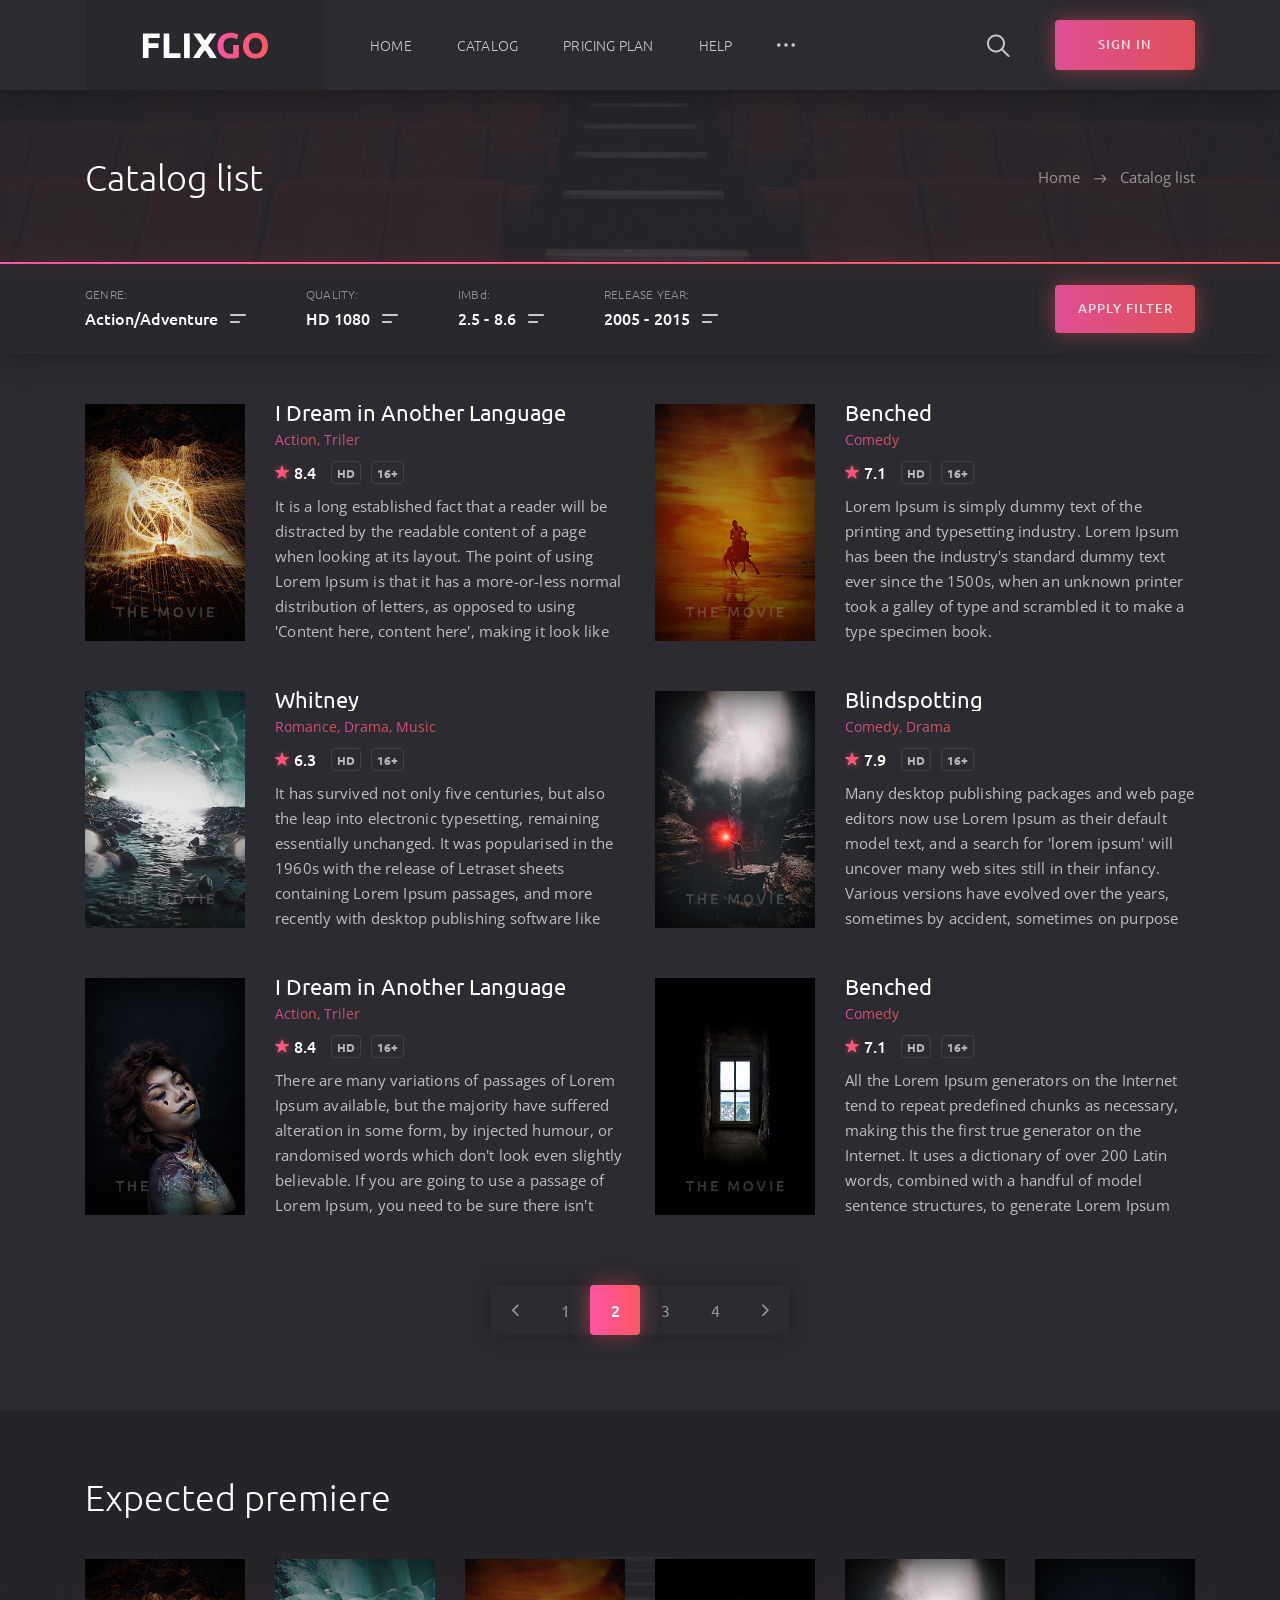
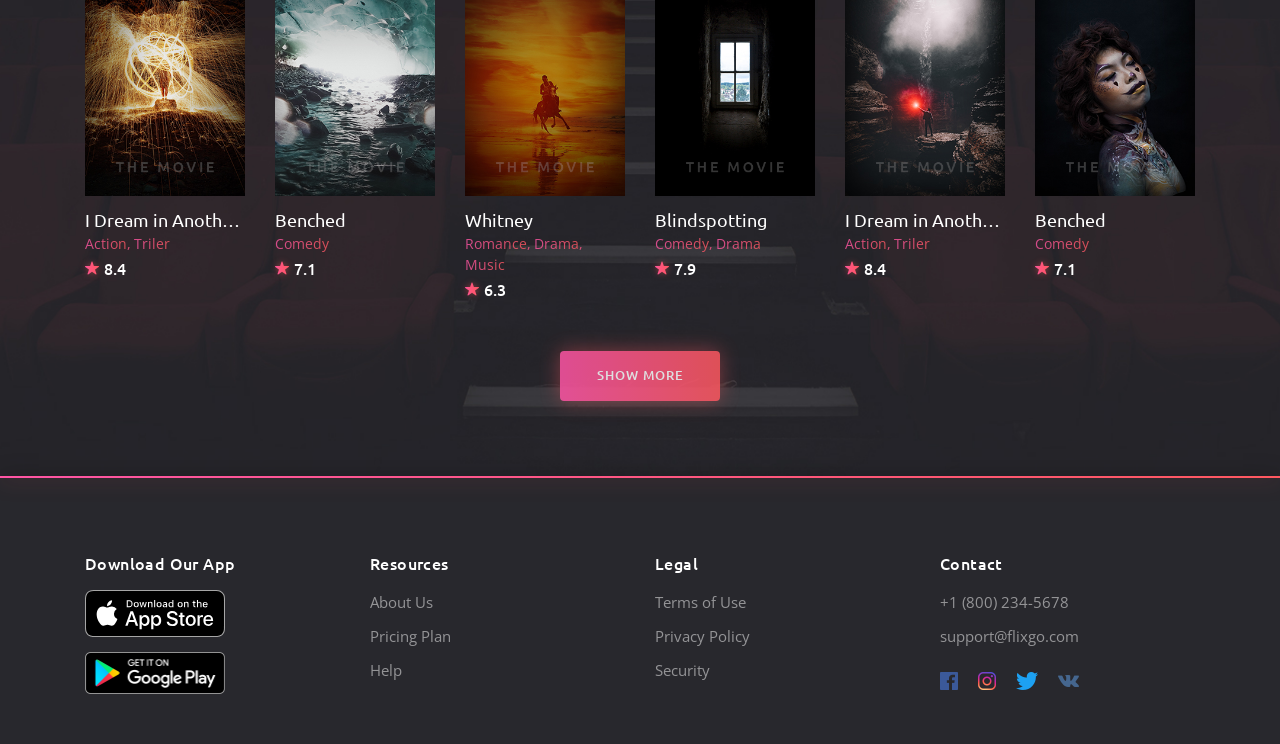
<file: FlixGo/catalog2.html>
<!DOCTYPE html>
<html lang="en">

<head>
	<meta charset="utf-8">
	<meta name="viewport" content="width=device-width, initial-scale=1, shrink-to-fit=no">

	<!-- Font -->
	<link href="https://fonts.googleapis.com/css?family=Open+Sans:400,600%7CUbuntu:300,400,500,700" rel="stylesheet"> 

	<!-- CSS -->
	<link rel="stylesheet" href="css/bootstrap-reboot.min.css">
	<link rel="stylesheet" href="css/bootstrap-grid.min.css">
	<link rel="stylesheet" href="css/owl.carousel.min.css">
	<link rel="stylesheet" href="css/jquery.mCustomScrollbar.min.css">
	<link rel="stylesheet" href="css/nouislider.min.css">
	<link rel="stylesheet" href="css/ionicons.min.css">
	<link rel="stylesheet" href="css/plyr.css">
	<link rel="stylesheet" href="css/photoswipe.css">
	<link rel="stylesheet" href="css/default-skin.css">
	<link rel="stylesheet" href="css/main.css">

	<!-- Favicons -->
	<link rel="icon" type="image/png" href="icon/favicon-32x32.png" sizes="32x32">
	<link rel="apple-touch-icon" href="icon/favicon-32x32.png">
	<link rel="apple-touch-icon" sizes="72x72" href="icon/apple-touch-icon-72x72.png">
	<link rel="apple-touch-icon" sizes="114x114" href="icon/apple-touch-icon-114x114.png">
	<link rel="apple-touch-icon" sizes="144x144" href="icon/apple-touch-icon-144x144.png">

	<meta name="description" content="">
	<meta name="keywords" content="">
	<meta name="author" content="Dmitry Volkov">
	<title>FlixGo – Online Movies</title>

</head>
<body class="body">
	
	<!-- header -->
	<header class="header">
		<div class="header__wrap">
			<div class="container">
				<div class="row">
					<div class="col-12">
						<div class="header__content">
							<!-- header logo -->
							<a href="index.php" class="header__logo">
								<img src="img/logo.svg" alt="">
							</a>
							<!-- end header logo -->

							<!-- header nav -->
							<ul class="header__nav">
								<!-- dropdown -->
								<li class="header__nav-item">
									<a class="dropdown-toggle header__nav-link" href="#" role="button" id="dropdownMenuHome" data-toggle="dropdown" aria-haspopup="true" aria-expanded="false">Home</a>

									<ul class="dropdown-menu header__dropdown-menu" aria-labelledby="dropdownMenuHome">
										<li><a href="index.php">Home slideshow bg</a></li>
										<li><a href="index2.html">Home static bg</a></li>
									</ul>
								</li>
								<!-- end dropdown -->

								<!-- dropdown -->
								<li class="header__nav-item">
									<a class="dropdown-toggle header__nav-link" href="#" role="button" id="dropdownMenuCatalog" data-toggle="dropdown" aria-haspopup="true" aria-expanded="false">Catalog</a>

									<ul class="dropdown-menu header__dropdown-menu" aria-labelledby="dropdownMenuCatalog">
										<li><a href="catalog1.html">Catalog Grid</a></li>
										<li><a href="catalog2.html">Catalog List</a></li>
										<li><a href="details1.html">Details Movie</a></li>
										<li><a href="details2.html">Details TV Series</a></li>
									</ul>
								</li>
								<!-- end dropdown -->

								<li class="header__nav-item">
									<a href="pricing.html" class="header__nav-link">Pricing Plan</a>
								</li>

								<li class="header__nav-item">
									<a href="faq.html" class="header__nav-link">Help</a>
								</li>

								<!-- dropdown -->
								<li class="dropdown header__nav-item">
									<a class="dropdown-toggle header__nav-link header__nav-link--more" href="#" role="button" id="dropdownMenuMore" data-toggle="dropdown" aria-haspopup="true" aria-expanded="false"><i class="icon ion-ios-more"></i></a>

									<ul class="dropdown-menu header__dropdown-menu" aria-labelledby="dropdownMenuMore">
										<li><a href="about.html">About</a></li>
										<li><a href="signin.html">Sign In</a></li>
										<li><a href="signup.html">Sign Up</a></li>
										<li><a href="404.html">404 Page</a></li>
									</ul>
								</li>
								<!-- end dropdown -->
							</ul>
							<!-- end header nav -->

							<!-- header auth -->
							<div class="header__auth">
								<button class="header__search-btn" type="button">
									<i class="icon ion-ios-search"></i>
								</button>

								<a href="signin.html" class="header__sign-in">
									<i class="icon ion-ios-log-in"></i>
									<span>sign in</span>
								</a>
							</div>
							<!-- end header auth -->

							<!-- header menu btn -->
							<button class="header__btn" type="button">
								<span></span>
								<span></span>
								<span></span>
							</button>
							<!-- end header menu btn -->
						</div>
					</div>
				</div>
			</div>
		</div>

		<!-- header search -->
		<form action="#" class="header__search">
			<div class="container">
				<div class="row">
					<div class="col-12">
						<div class="header__search-content">
							<input type="text" placeholder="Search for a movie, TV Series that you are looking for">

							<button type="button">search</button>
						</div>
					</div>
				</div>
			</div>
		</form>
		<!-- end header search -->
	</header>
	<!-- end header -->

	<!-- page title -->
	<section class="section section--first section--bg" data-bg="img/section/section.jpg">
		<div class="container">
			<div class="row">
				<div class="col-12">
					<div class="section__wrap">
						<!-- section title -->
						<h2 class="section__title">Catalog list</h2>
						<!-- end section title -->

						<!-- breadcrumb -->
						<ul class="breadcrumb">
							<li class="breadcrumb__item"><a href="#">Home</a></li>
							<li class="breadcrumb__item breadcrumb__item--active">Catalog list</li>
						</ul>
						<!-- end breadcrumb -->
					</div>
				</div>
			</div>
		</div>
	</section>
	<!-- end page title -->

	<!-- filter -->
	<div class="filter">
		<div class="container">
			<div class="row">
				<div class="col-12">
					<div class="filter__content">
						<div class="filter__items">
							<!-- filter item -->
							<div class="filter__item" id="filter__genre">
								<span class="filter__item-label">GENRE:</span>

								<div class="filter__item-btn dropdown-toggle" role="navigation" id="filter-genre" data-toggle="dropdown" aria-haspopup="true" aria-expanded="false">
									<input type="button" value="Action/Adventure">
									<span></span>
								</div>

								<ul class="filter__item-menu dropdown-menu scrollbar-dropdown" aria-labelledby="filter-genre">
									<li>Action/Adventure</li>
									<li>Animals</li>
									<li>Animation</li>
									<li>Biography</li>
									<li>Comedy</li>
									<li>Cooking</li>
									<li>Dance</li>
									<li>Documentary</li>
									<li>Drama</li>
									<li>Education</li>
									<li>Entertainment</li>
									<li>Family</li>
									<li>Fantasy</li>
									<li>History</li>
									<li>Horror</li>
									<li>Independent</li>
									<li>International</li>
									<li>Kids</li>
									<li>Kids & Family</li>
									<li>Medical</li>
									<li>Military/War</li>
									<li>Music</li>
									<li>Musical</li>
									<li>Mystery/Crime</li>
									<li>Nature</li>
									<li>Paranormal</li>
									<li>Politics</li>
									<li>Racing</li>
									<li>Romance</li>
									<li>Sci-Fi/Horror</li>
									<li>Science</li>
									<li>Science Fiction</li>
									<li>Science/Nature</li>
									<li>Spanish</li>
									<li>Travel</li>
									<li>Western</li>
								</ul>
							</div>
							<!-- end filter item -->

							<!-- filter item -->
							<div class="filter__item" id="filter__quality">
								<span class="filter__item-label">QUALITY:</span>

								<div class="filter__item-btn dropdown-toggle" role="navigation" id="filter-quality" data-toggle="dropdown" aria-haspopup="true" aria-expanded="false">
									<input type="button" value="HD 1080">
									<span></span>
								</div>

								<ul class="filter__item-menu dropdown-menu scrollbar-dropdown" aria-labelledby="filter-quality">
									<li>HD 1080</li>
									<li>HD 720</li>
									<li>DVD</li>
									<li>TS</li>
								</ul>
							</div>
							<!-- end filter item -->

							<!-- filter item -->
							<div class="filter__item" id="filter__rate">
								<span class="filter__item-label">IMBd:</span>

								<div class="filter__item-btn dropdown-toggle" role="button" id="filter-rate" data-toggle="dropdown" aria-haspopup="true" aria-expanded="false">
									<div class="filter__range">
										<div id="filter__imbd-start"></div>
										<div id="filter__imbd-end"></div>
									</div>
									<span></span>
								</div>

								<div class="filter__item-menu filter__item-menu--range dropdown-menu" aria-labelledby="filter-rate">
									<div id="filter__imbd"></div>
								</div>
							</div>
							<!-- end filter item -->

							<!-- filter item -->
							<div class="filter__item" id="filter__year">
								<span class="filter__item-label">RELEASE YEAR:</span>

								<div class="filter__item-btn dropdown-toggle" role="button" id="filter-year" data-toggle="dropdown" aria-haspopup="true" aria-expanded="false">
									<div class="filter__range">
										<div id="filter__years-start"></div>
										<div id="filter__years-end"></div>
									</div>
									<span></span>
								</div>

								<div class="filter__item-menu filter__item-menu--range dropdown-menu" aria-labelledby="filter-year">
									<div id="filter__years"></div>
								</div>
							</div>
							<!-- end filter item -->
						</div>
						
						<!-- filter btn -->
						<button class="filter__btn" type="button">apply filter</button>
						<!-- end filter btn -->
					</div>
				</div>
			</div>
		</div>
	</div>
	<!-- end filter -->

	<!-- catalog -->
	<div class="catalog">
		<div class="container">
			<div class="row">
				<!-- card -->
				<div class="col-6 col-sm-12 col-lg-6">
					<div class="card card--list">
						<div class="row">
							<div class="col-12 col-sm-4">
								<div class="card__cover">
									<img src="img/covers/cover.jpg" alt="">
									<a href="#" class="card__play">
										<i class="icon ion-ios-play"></i>
									</a>
								</div>
							</div>

							<div class="col-12 col-sm-8">
								<div class="card__content">
									<h3 class="card__title"><a href="#">I Dream in Another Language</a></h3>
									<span class="card__category">
										<a href="#">Action</a>
										<a href="#">Triler</a>
									</span>

									<div class="card__wrap">
										<span class="card__rate"><i class="icon ion-ios-star"></i>8.4</span>

										<ul class="card__list">
											<li>HD</li>
											<li>16+</li>
										</ul>
									</div>

									<div class="card__description">
										<p>It is a long established fact that a reader will be distracted by the readable content of a page when looking at its layout. The point of using Lorem Ipsum is that it has a more-or-less normal distribution of letters, as opposed to using 'Content here, content here', making it look like readable English.</p>
									</div>
								</div>
							</div>
						</div>
					</div>
				</div>
				<!-- end card -->

				<!-- card -->
				<div class="col-6 col-sm-12 col-lg-6">
					<div class="card card--list">
						<div class="row">
							<div class="col-12 col-sm-4">
								<div class="card__cover">
									<img src="img/covers/cover2.jpg" alt="">
									<a href="#" class="card__play">
										<i class="icon ion-ios-play"></i>
									</a>
								</div>
							</div>

							<div class="col-12 col-sm-8">
								<div class="card__content">
									<h3 class="card__title"><a href="#">Benched</a></h3>
									<span class="card__category">
										<a href="#">Comedy</a>
									</span>

									<div class="card__wrap">
										<span class="card__rate"><i class="icon ion-ios-star"></i>7.1</span>

										<ul class="card__list">
											<li>HD</li>
											<li>16+</li>
										</ul>
									</div>

									<div class="card__description">
										<p>Lorem Ipsum is simply dummy text of the printing and typesetting industry. Lorem Ipsum has been the industry's standard dummy text ever since the 1500s, when an unknown printer took a galley of type and scrambled it to make a type specimen book.</p>
									</div>
								</div>
							</div>
						</div>
					</div>
				</div>
				<!-- end card -->

				<!-- card -->
				<div class="col-6 col-sm-12 col-lg-6">
					<div class="card card--list">
						<div class="row">
							<div class="col-12 col-sm-4">
								<div class="card__cover">
									<img src="img/covers/cover3.jpg" alt="">
									<a href="#" class="card__play">
										<i class="icon ion-ios-play"></i>
									</a>
								</div>
							</div>

							<div class="col-12 col-sm-8">
								<div class="card__content">
									<h3 class="card__title"><a href="#">Whitney</a></h3>
									<span class="card__category">
										<a href="#">Romance</a>
										<a href="#">Drama</a>
										<a href="#">Music</a>
									</span>

									<div class="card__wrap">
										<span class="card__rate"><i class="icon ion-ios-star"></i>6.3</span>

										<ul class="card__list">
											<li>HD</li>
											<li>16+</li>
										</ul>
									</div>

									<div class="card__description">
										<p>It has survived not only five centuries, but also the leap into electronic typesetting, remaining essentially unchanged. It was popularised in the 1960s with the release of Letraset sheets containing Lorem Ipsum passages, and more recently with desktop publishing software like Aldus PageMaker including versions of Lorem Ipsum.</p>
									</div>
								</div>
							</div>
						</div>
					</div>
				</div>
				<!-- end card -->

				<!-- card -->
				<div class="col-6 col-sm-12 col-lg-6">
					<div class="card card--list">
						<div class="row">
							<div class="col-12 col-sm-4">
								<div class="card__cover">
									<img src="img/covers/cover4.jpg" alt="">
									<a href="#" class="card__play">
										<i class="icon ion-ios-play"></i>
									</a>
								</div>
							</div>

							<div class="col-12 col-sm-8">
								<div class="card__content">
									<h3 class="card__title"><a href="#">Blindspotting</a></h3>
									<span class="card__category">
										<a href="#">Comedy</a>
										<a href="#">Drama</a>
									</span>

									<div class="card__wrap">
										<span class="card__rate"><i class="icon ion-ios-star"></i>7.9</span>

										<ul class="card__list">
											<li>HD</li>
											<li>16+</li>
										</ul>
									</div>

									<div class="card__description">
										<p>Many desktop publishing packages and web page editors now use Lorem Ipsum as their default model text, and a search for 'lorem ipsum' will uncover many web sites still in their infancy. Various versions have evolved over the years, sometimes by accident, sometimes on purpose (injected humour and the like).</p>
									</div>
								</div>
							</div>
						</div>
					</div>
				</div>
				<!-- end card -->

				<!-- card -->
				<div class="col-6 col-sm-12 col-lg-6">
					<div class="card card--list">
						<div class="row">
							<div class="col-12 col-sm-4">
								<div class="card__cover">
									<img src="img/covers/cover5.jpg" alt="">
									<a href="#" class="card__play">
										<i class="icon ion-ios-play"></i>
									</a>
								</div>
							</div>

							<div class="col-12 col-sm-8">
								<div class="card__content">
									<h3 class="card__title"><a href="#">I Dream in Another Language</a></h3>
									<span class="card__category">
										<a href="#">Action</a>
										<a href="#">Triler</a>
									</span>

									<div class="card__wrap">
										<span class="card__rate"><i class="icon ion-ios-star"></i>8.4</span>

										<ul class="card__list">
											<li>HD</li>
											<li>16+</li>
										</ul>
									</div>

									<div class="card__description">
										<p>There are many variations of passages of Lorem Ipsum available, but the majority have suffered alteration in some form, by injected humour, or randomised words which don't look even slightly believable. If you are going to use a passage of Lorem Ipsum, you need to be sure there isn't anything embarrassing hidden in the middle of text.</p>
									</div>
								</div>
							</div>
						</div>
					</div>
				</div>
				<!-- end card -->

				<!-- card -->
				<div class="col-6 col-sm-12 col-lg-6">
					<div class="card card--list">
						<div class="row">
							<div class="col-12 col-sm-4">
								<div class="card__cover">
									<img src="img/covers/cover6.jpg" alt="">
									<a href="#" class="card__play">
										<i class="icon ion-ios-play"></i>
									</a>
								</div>
							</div>

							<div class="col-12 col-sm-8">
								<div class="card__content">
									<h3 class="card__title"><a href="#">Benched</a></h3>
									<span class="card__category">
										<a href="#">Comedy</a>
									</span>

									<div class="card__wrap">
										<span class="card__rate"><i class="icon ion-ios-star"></i>7.1</span>

										<ul class="card__list">
											<li>HD</li>
											<li>16+</li>
										</ul>
									</div>

									<div class="card__description">
										<p>All the Lorem Ipsum generators on the Internet tend to repeat predefined chunks as necessary, making this the first true generator on the Internet. It uses a dictionary of over 200 Latin words, combined with a handful of model sentence structures, to generate Lorem Ipsum which looks reasonable. The generated Lorem Ipsum is therefore always free from repetition, injected humour, or non-characteristic words etc.</p>
									</div>
								</div>
							</div>
						</div>
					</div>
				</div>
				<!-- end card -->

				<!-- paginator -->
				<div class="col-12">
					<ul class="paginator paginator--list">
						<li class="paginator__item paginator__item--prev">
							<a href="#"><i class="icon ion-ios-arrow-back"></i></a>
						</li>
						<li class="paginator__item"><a href="#">1</a></li>
						<li class="paginator__item paginator__item--active"><a href="#">2</a></li>
						<li class="paginator__item"><a href="#">3</a></li>
						<li class="paginator__item"><a href="#">4</a></li>
						<li class="paginator__item paginator__item--next">
							<a href="#"><i class="icon ion-ios-arrow-forward"></i></a>
						</li>
					</ul>
				</div>
				<!-- end paginator -->
			</div>
		</div>
	</div>
	<!-- end catalog -->

	<!-- expected premiere -->
	<section class="section section--bg" data-bg="img/section/section.jpg">
		<div class="container">
			<div class="row">
				<!-- section title -->
				<div class="col-12">
					<h2 class="section__title">Expected premiere</h2>
				</div>
				<!-- end section title -->

				<!-- card -->
				<div class="col-6 col-sm-4 col-lg-3 col-xl-2">
					<div class="card">
						<div class="card__cover">
							<img src="img/covers/cover.jpg" alt="">
							<a href="#" class="card__play">
								<i class="icon ion-ios-play"></i>
							</a>
						</div>
						<div class="card__content">
							<h3 class="card__title"><a href="#">I Dream in Another Language</a></h3>
							<span class="card__category">
								<a href="#">Action</a>
								<a href="#">Triler</a>
							</span>
							<span class="card__rate"><i class="icon ion-ios-star"></i>8.4</span>
						</div>
					</div>
				</div>
				<!-- end card -->

				<!-- card -->
				<div class="col-6 col-sm-4 col-lg-3 col-xl-2">
					<div class="card">
						<div class="card__cover">
							<img src="img/covers/cover3.jpg" alt="">
							<a href="#" class="card__play">
								<i class="icon ion-ios-play"></i>
							</a>
						</div>
						<div class="card__content">
							<h3 class="card__title"><a href="#">Benched</a></h3>
							<span class="card__category">
								<a href="#">Comedy</a>
							</span>
							<span class="card__rate"><i class="icon ion-ios-star"></i>7.1</span>
						</div>
					</div>
				</div>
				<!-- end card -->

				<!-- card -->
				<div class="col-6 col-sm-4 col-lg-3 col-xl-2">
					<div class="card">
						<div class="card__cover">
							<img src="img/covers/cover2.jpg" alt="">
							<a href="#" class="card__play">
								<i class="icon ion-ios-play"></i>
							</a>
						</div>
						<div class="card__content">
							<h3 class="card__title"><a href="#">Whitney</a></h3>
							<span class="card__category">
								<a href="#">Romance</a>
								<a href="#">Drama</a>
								<a href="#">Music</a>
							</span>
							<span class="card__rate"><i class="icon ion-ios-star"></i>6.3</span>
						</div>
					</div>
				</div>
				<!-- end card -->

				<!-- card -->
				<div class="col-6 col-sm-4 col-lg-3 col-xl-2">
					<div class="card">
						<div class="card__cover">
							<img src="img/covers/cover6.jpg" alt="">
							<a href="#" class="card__play">
								<i class="icon ion-ios-play"></i>
							</a>
						</div>
						<div class="card__content">
							<h3 class="card__title"><a href="#">Blindspotting</a></h3>
							<span class="card__category">
								<a href="#">Comedy</a>
								<a href="#">Drama</a>
							</span>
							<span class="card__rate"><i class="icon ion-ios-star"></i>7.9</span>
						</div>
					</div>
				</div>
				<!-- end card -->

				<!-- card -->
				<div class="col-6 col-sm-4 col-lg-3 col-xl-2">
					<div class="card">
						<div class="card__cover">
							<img src="img/covers/cover4.jpg" alt="">
							<a href="#" class="card__play">
								<i class="icon ion-ios-play"></i>
							</a>
						</div>
						<div class="card__content">
							<h3 class="card__title"><a href="#">I Dream in Another Language</a></h3>
							<span class="card__category">
								<a href="#">Action</a>
								<a href="#">Triler</a>
							</span>
							<span class="card__rate"><i class="icon ion-ios-star"></i>8.4</span>
						</div>
					</div>
				</div>
				<!-- end card -->

				<!-- card -->
				<div class="col-6 col-sm-4 col-lg-3 col-xl-2">
					<div class="card">
						<div class="card__cover">
							<img src="img/covers/cover5.jpg" alt="">
							<a href="#" class="card__play">
								<i class="icon ion-ios-play"></i>
							</a>
						</div>
						<div class="card__content">
							<h3 class="card__title"><a href="#">Benched</a></h3>
							<span class="card__category">
								<a href="#">Comedy</a>
							</span>
							<span class="card__rate"><i class="icon ion-ios-star"></i>7.1</span>
						</div>
					</div>
				</div>
				<!-- end card -->

				<!-- section btn -->
				<div class="col-12">
					<a href="#" class="section__btn">Show more</a>
				</div>
				<!-- end section btn -->
			</div>
		</div>
	</section>
	<!-- end expected premiere -->

	<!-- footer -->
	<footer class="footer">
		<div class="container">
			<div class="row">
				<!-- footer list -->
				<div class="col-12 col-md-3">
					<h6 class="footer__title">Download Our App</h6>
					<ul class="footer__app">
						<li><a href="#"><img src="img/Download_on_the_App_Store_Badge.svg" alt=""></a></li>
						<li><a href="#"><img src="img/google-play-badge.png" alt=""></a></li>
					</ul>
				</div>
				<!-- end footer list -->

				<!-- footer list -->
				<div class="col-6 col-sm-4 col-md-3">
					<h6 class="footer__title">Resources</h6>
					<ul class="footer__list">
						<li><a href="#">About Us</a></li>
						<li><a href="#">Pricing Plan</a></li>
						<li><a href="#">Help</a></li>
					</ul>
				</div>
				<!-- end footer list -->

				<!-- footer list -->
				<div class="col-6 col-sm-4 col-md-3">
					<h6 class="footer__title">Legal</h6>
					<ul class="footer__list">
						<li><a href="#">Terms of Use</a></li>
						<li><a href="#">Privacy Policy</a></li>
						<li><a href="#">Security</a></li>
					</ul>
				</div>
				<!-- end footer list -->

				<!-- footer list -->
				<div class="col-12 col-sm-4 col-md-3">
					<h6 class="footer__title">Contact</h6>
					<ul class="footer__list">
						<li><a href="tel:+18002345678">+1 (800) 234-5678</a></li>
						<li><a href="mailto:support@moviego.com">support@flixgo.com</a></li>
					</ul>
					<ul class="footer__social">
						<li class="facebook"><a href="#"><i class="icon ion-logo-facebook"></i></a></li>
						<li class="instagram"><a href="#"><i class="icon ion-logo-instagram"></i></a></li>
						<li class="twitter"><a href="#"><i class="icon ion-logo-twitter"></i></a></li>
						<li class="vk"><a href="#"><i class="icon ion-logo-vk"></i></a></li>
					</ul>
				</div>
				<!-- end footer list -->

				<!-- footer copyright -->
				<!-- <div class="col-12">
					<div class="footer__copyright">
						<small><a target="_blank" href="https://www.templateshub.net">Templates Hub</a></small>

						<ul>
							<li><a href="#">Terms of Use</a></li>
							<li><a href="#">Privacy Policy</a></li>
						</ul>
					</div>
				</div> -->
				<!-- end footer copyright -->
			</div>
		</div>
	</footer>
	<!-- end footer -->

	<!-- JS -->
	<script src="js/jquery-3.3.1.min.js"></script>
	<script src="js/bootstrap.bundle.min.js"></script>
	<script src="js/owl.carousel.min.js"></script>
	<script src="js/jquery.mousewheel.min.js"></script>
	<script src="js/jquery.mCustomScrollbar.min.js"></script>
	<script src="js/wNumb.js"></script>
	<script src="js/nouislider.min.js"></script>
	<script src="js/plyr.min.js"></script>
	<script src="js/jquery.morelines.min.js"></script>
	<script src="js/photoswipe.min.js"></script>
	<script src="js/photoswipe-ui-default.min.js"></script>
	<script src="js/main.js"></script>
</body>

</html>
</file>
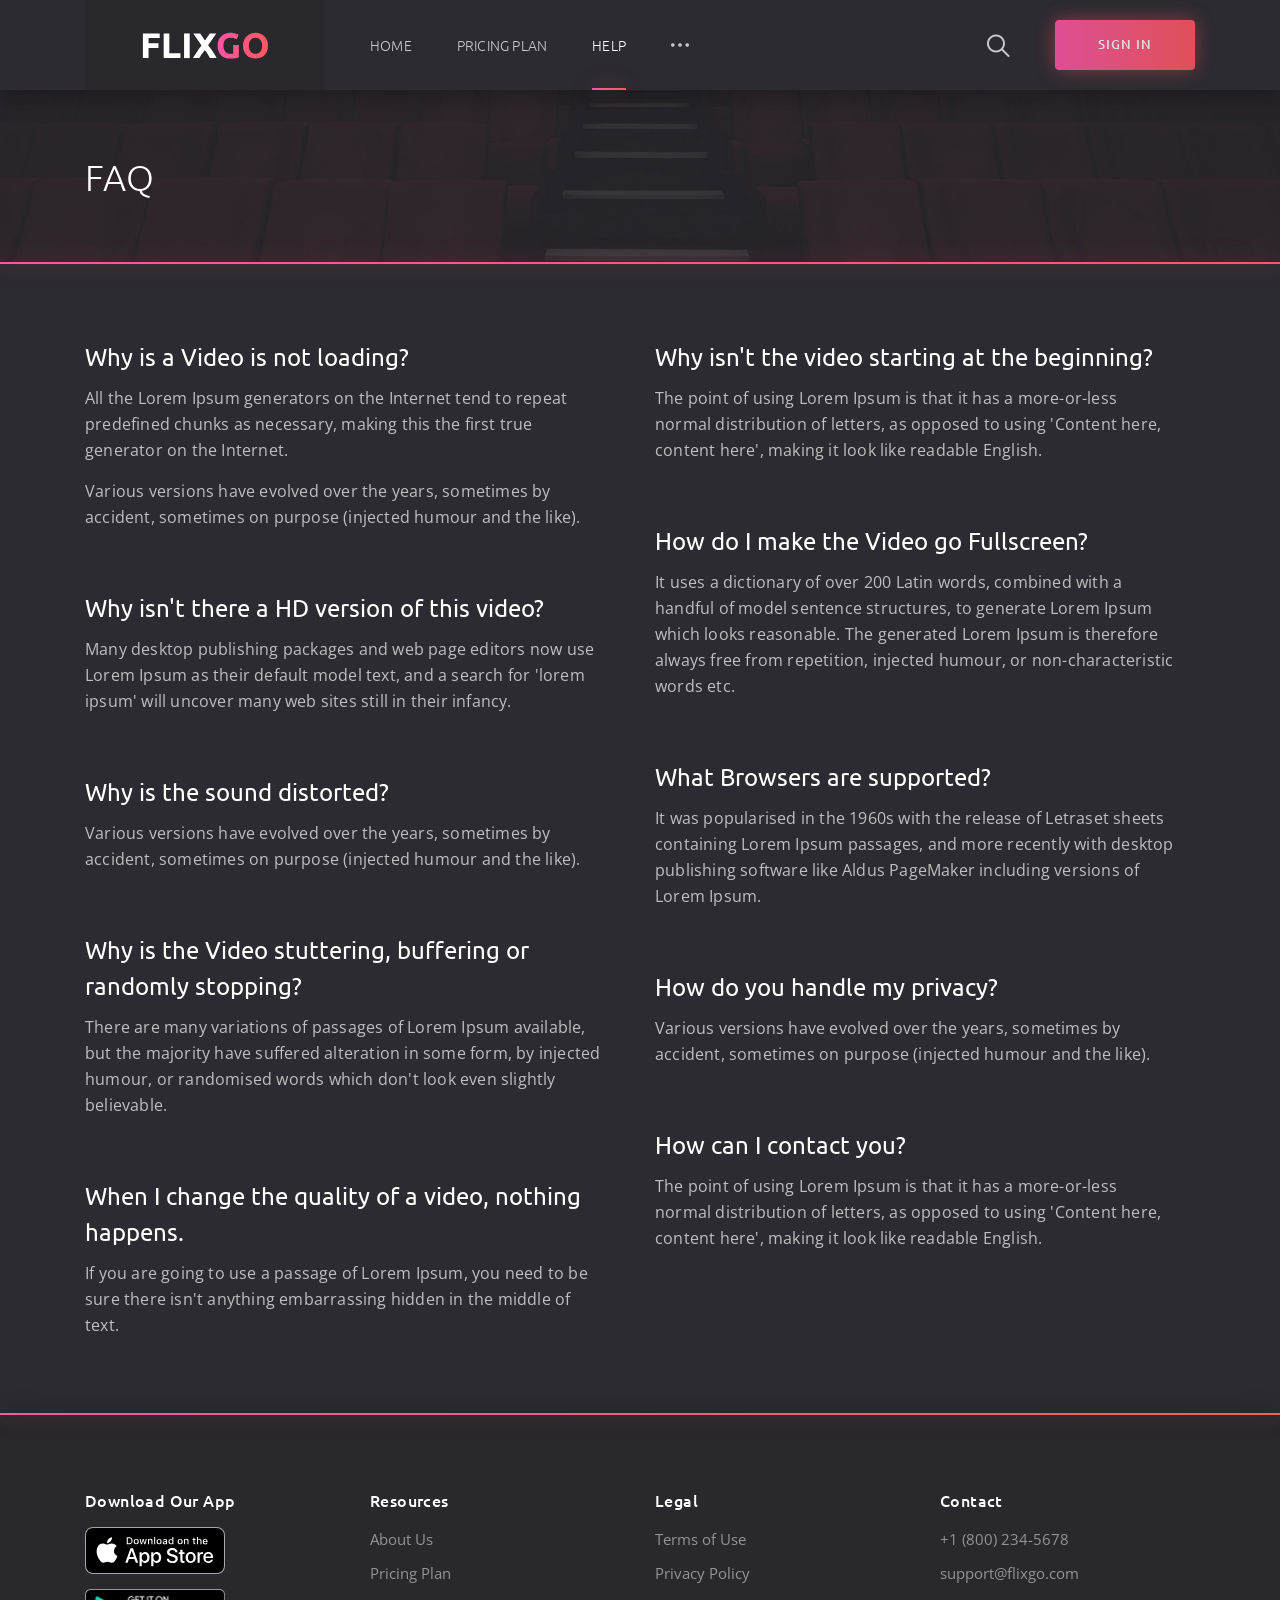
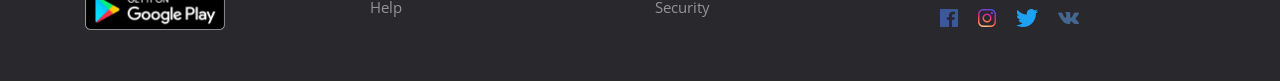
<file: FlixGo/faq.html>
<!DOCTYPE html>
<html lang="en">

<head>
	<meta charset="utf-8">
	<meta name="viewport" content="width=device-width, initial-scale=1, shrink-to-fit=no">

	<!-- Font -->
	<link href="https://fonts.googleapis.com/css?family=Open+Sans:400,600%7CUbuntu:300,400,500,700" rel="stylesheet">

	<!-- CSS -->
	<link rel="stylesheet" href="css/bootstrap-reboot.min.css">
	<link rel="stylesheet" href="css/bootstrap-grid.min.css">
	<link rel="stylesheet" href="css/owl.carousel.min.css">
	<link rel="stylesheet" href="css/jquery.mCustomScrollbar.min.css">
	<link rel="stylesheet" href="css/nouislider.min.css">
	<link rel="stylesheet" href="css/ionicons.min.css">
	<link rel="stylesheet" href="css/plyr.css">
	<link rel="stylesheet" href="css/photoswipe.css">
	<link rel="stylesheet" href="css/default-skin.css">
	<link rel="stylesheet" href="css/main.css">

	<!-- Favicons -->
	<link rel="icon" type="image/png" href="icon/favicon-32x32.png" sizes="32x32">
	<link rel="apple-touch-icon" href="icon/favicon-32x32.png">
	<link rel="apple-touch-icon" sizes="72x72" href="icon/apple-touch-icon-72x72.png">
	<link rel="apple-touch-icon" sizes="114x114" href="icon/apple-touch-icon-114x114.png">
	<link rel="apple-touch-icon" sizes="144x144" href="icon/apple-touch-icon-144x144.png">

	<meta name="description" content="">
	<meta name="keywords" content="">
	<meta name="author" content="Dmitry Volkov">
	<title>FlixGo – Online Movies</title>

</head>

<body class="body">

	<!-- header -->
	<header class="header">
		<div class="header__wrap">
			<div class="container">
				<div class="row">
					<div class="col-12">
						<div class="header__content">
							<!-- header logo -->
							<a href="index.php" class="header__logo">
								<img src="img/logo.svg" alt="">
							</a>
							<!-- end header logo -->

							<!-- header nav -->
							<ul class="header__nav">
								<!-- dropdown -->
								<li class="header__nav-item">
									<a class="dropdown-toggle header__nav-link" href="index.php" role="button"
										id="dropdownMenuHome" aria-haspopup="true" aria-expanded="false">Home</a>

								</li>
								<!-- end dropdown -->

								<!-- dropdown -->

								<!-- end dropdown -->

								<li class="header__nav-item">
									<a href="pricing.html" class="header__nav-link">Pricing Plan</a>
								</li>

								<li class="header__nav-item">
									<a href="faq.html" class="header__nav-link header__nav-link--active">Help</a>
								</li>

								<!-- dropdown -->
								<li class="dropdown header__nav-item">
									<a class="dropdown-toggle header__nav-link header__nav-link--more" href="#"
										role="button" id="dropdownMenuMore" data-toggle="dropdown" aria-haspopup="true"
										aria-expanded="false"><i class="icon ion-ios-more"></i></a>

									<ul class="dropdown-menu header__dropdown-menu" aria-labelledby="dropdownMenuMore">
										<li><a href="about.html">About</a></li>
										<li><a href="signin.html">Sign In</a></li>
										<li><a href="signup.html">Sign Up</a></li>
										<li><a href="404.html">404 Page</a></li>
									</ul>
								</li>
								<!-- end dropdown -->
							</ul>
							<!-- end header nav -->

							<!-- header auth -->
							<div class="header__auth">
								<button class="header__search-btn" type="button">
									<i class="icon ion-ios-search"></i>
								</button>

								<a href="signin.html" class="header__sign-in">
									<i class="icon ion-ios-log-in"></i>
									<span>sign in</span>
								</a>
							</div>
							<!-- end header auth -->

							<!-- header menu btn -->
							<button class="header__btn" type="button">
								<span></span>
								<span></span>
								<span></span>
							</button>
							<!-- end header menu btn -->
						</div>
					</div>
				</div>
			</div>
		</div>

		<!-- header search -->
		<form action="#" class="header__search">
			<div class="container">
				<div class="row">
					<div class="col-12">
						<div class="header__search-content">
							<input type="text" placeholder="Search for a movie, TV Series that you are looking for">

							<button type="button">search</button>
						</div>
					</div>
				</div>
			</div>
		</form>
		<!-- end header search -->
	</header>
	<!-- end header -->
	<!-- page title -->
	<section class="section section--first section--bg" data-bg="img/section/section.jpg">
		<div class="container">
			<div class="row">
				<div class="col-12">
					<div class="section__wrap">
						<!-- section title -->
						<h2 class="section__title">FAQ</h2>
						<!-- end section title -->

					</div>
				</div>
			</div>
		</div>
	</section>
	<!-- end page title -->

	<!-- faq -->
	<section class="section">
		<div class="container">
			<div class="row">
				<div class="col-12 col-md-6">
					<div class="faq">
						<h3 class="faq__title">Why is a Video is not loading?</h3>
						<p class="faq__text">All the Lorem Ipsum generators on the Internet tend to repeat predefined
							chunks as necessary, making this the first true generator on the Internet.</p>
						<p class="faq__text">Various versions have evolved over the years, sometimes by accident,
							sometimes on purpose (injected humour and the like).</p>
					</div>

					<div class="faq">
						<h3 class="faq__title">Why isn't there a HD version of this video?</h3>
						<p class="faq__text">Many desktop publishing packages and web page editors now use Lorem Ipsum
							as their default model text, and a search for 'lorem ipsum' will uncover many web sites
							still in their infancy.</p>
					</div>

					<div class="faq">
						<h3 class="faq__title">Why is the sound distorted?</h3>
						<p class="faq__text">Various versions have evolved over the years, sometimes by accident,
							sometimes on purpose (injected humour and the like).</p>
					</div>

					<div class="faq">
						<h3 class="faq__title">Why is the Video stuttering, buffering or randomly stopping?</h3>
						<p class="faq__text">There are many variations of passages of Lorem Ipsum available, but the
							majority have suffered alteration in some form, by injected humour, or randomised words
							which don't look even slightly believable.</p>
					</div>

					<div class="faq">
						<h3 class="faq__title">When I change the quality of a video, nothing happens.</h3>
						<p class="faq__text">If you are going to use a passage of Lorem Ipsum, you need to be sure there
							isn't anything embarrassing hidden in the middle of text.</p>
					</div>
				</div>

				<div class="col-12 col-md-6">
					<div class="faq">
						<h3 class="faq__title">Why isn't the video starting at the beginning?</h3>
						<p class="faq__text">The point of using Lorem Ipsum is that it has a more-or-less normal
							distribution of letters, as opposed to using 'Content here, content here', making it look
							like readable English.</p>
					</div>

					<div class="faq">
						<h3 class="faq__title">How do I make the Video go Fullscreen?</h3>
						<p class="faq__text">It uses a dictionary of over 200 Latin words, combined with a handful of
							model sentence structures, to generate Lorem Ipsum which looks reasonable. The generated
							Lorem Ipsum is therefore always free from repetition, injected humour, or non-characteristic
							words etc.</p>
					</div>

					<div class="faq">
						<h3 class="faq__title">What Browsers are supported?</h3>
						<p class="faq__text">It was popularised in the 1960s with the release of Letraset sheets
							containing Lorem Ipsum passages, and more recently with desktop publishing software like
							Aldus PageMaker including versions of Lorem Ipsum.</p>
					</div>

					<div class="faq">
						<h3 class="faq__title">How do you handle my privacy?</h3>
						<p class="faq__text">Various versions have evolved over the years, sometimes by accident,
							sometimes on purpose (injected humour and the like).</p>
					</div>

					<div class="faq">
						<h3 class="faq__title">How can I contact you?</h3>
						<p class="faq__text">The point of using Lorem Ipsum is that it has a more-or-less normal
							distribution of letters, as opposed to using 'Content here, content here', making it look
							like readable English.</p>
					</div>
				</div>
			</div>
		</div>
	</section>
	<!-- end faq -->

	<!-- footer -->
	<footer class="footer">
		<div class="container">
			<div class="row">
				<!-- footer list -->
				<div class="col-12 col-md-3">
					<h6 class="footer__title">Download Our App</h6>
					<ul class="footer__app">
						<li><a href="#"><img src="img/Download_on_the_App_Store_Badge.svg" alt=""></a></li>
						<li><a href="#"><img src="img/google-play-badge.png" alt=""></a></li>
					</ul>
				</div>
				<!-- end footer list -->

				<!-- footer list -->
				<div class="col-6 col-sm-4 col-md-3">
					<h6 class="footer__title">Resources</h6>
					<ul class="footer__list">
						<li><a href="#">About Us</a></li>
						<li><a href="#">Pricing Plan</a></li>
						<li><a href="#">Help</a></li>
					</ul>
				</div>
				<!-- end footer list -->

				<!-- footer list -->
				<div class="col-6 col-sm-4 col-md-3">
					<h6 class="footer__title">Legal</h6>
					<ul class="footer__list">
						<li><a href="#">Terms of Use</a></li>
						<li><a href="#">Privacy Policy</a></li>
						<li><a href="#">Security</a></li>
					</ul>
				</div>
				<!-- end footer list -->

				<!-- footer list -->
				<div class="col-12 col-sm-4 col-md-3">
					<h6 class="footer__title">Contact</h6>
					<ul class="footer__list">
						<li><a href="tel:+18002345678">+1 (800) 234-5678</a></li>
						<li><a href="mailto:support@moviego.com">support@flixgo.com</a></li>
					</ul>
					<ul class="footer__social">
						<li class="facebook"><a href="#"><i class="icon ion-logo-facebook"></i></a></li>
						<li class="instagram"><a href="#"><i class="icon ion-logo-instagram"></i></a></li>
						<li class="twitter"><a href="#"><i class="icon ion-logo-twitter"></i></a></li>
						<li class="vk"><a href="#"><i class="icon ion-logo-vk"></i></a></li>
					</ul>
				</div>
				<!-- end footer list -->

				<!-- footer copyright -->
				<!-- <div class="col-12">
					<div class="footer__copyright">
						<small><a target="_blank" href="https://www.templateshub.net">Templates Hub</a></small>

						<ul>
							<li><a href="#">Terms of Use</a></li>
							<li><a href="#">Privacy Policy</a></li>
						</ul>
					</div>
				</div> -->
				<!-- end footer copyright -->
			</div>
		</div>
	</footer>
	<!-- end footer -->

	<!-- JS -->
	<script src="js/jquery-3.3.1.min.js"></script>
	<script src="js/bootstrap.bundle.min.js"></script>
	<script src="js/owl.carousel.min.js"></script>
	<script src="js/jquery.mousewheel.min.js"></script>
	<script src="js/jquery.mCustomScrollbar.min.js"></script>
	<script src="js/wNumb.js"></script>
	<script src="js/nouislider.min.js"></script>
	<script src="js/plyr.min.js"></script>
	<script src="js/jquery.morelines.min.js"></script>
	<script src="js/photoswipe.min.js"></script>
	<script src="js/photoswipe-ui-default.min.js"></script>
	<script src="js/main.js"></script>
</body>

</html>
</file>
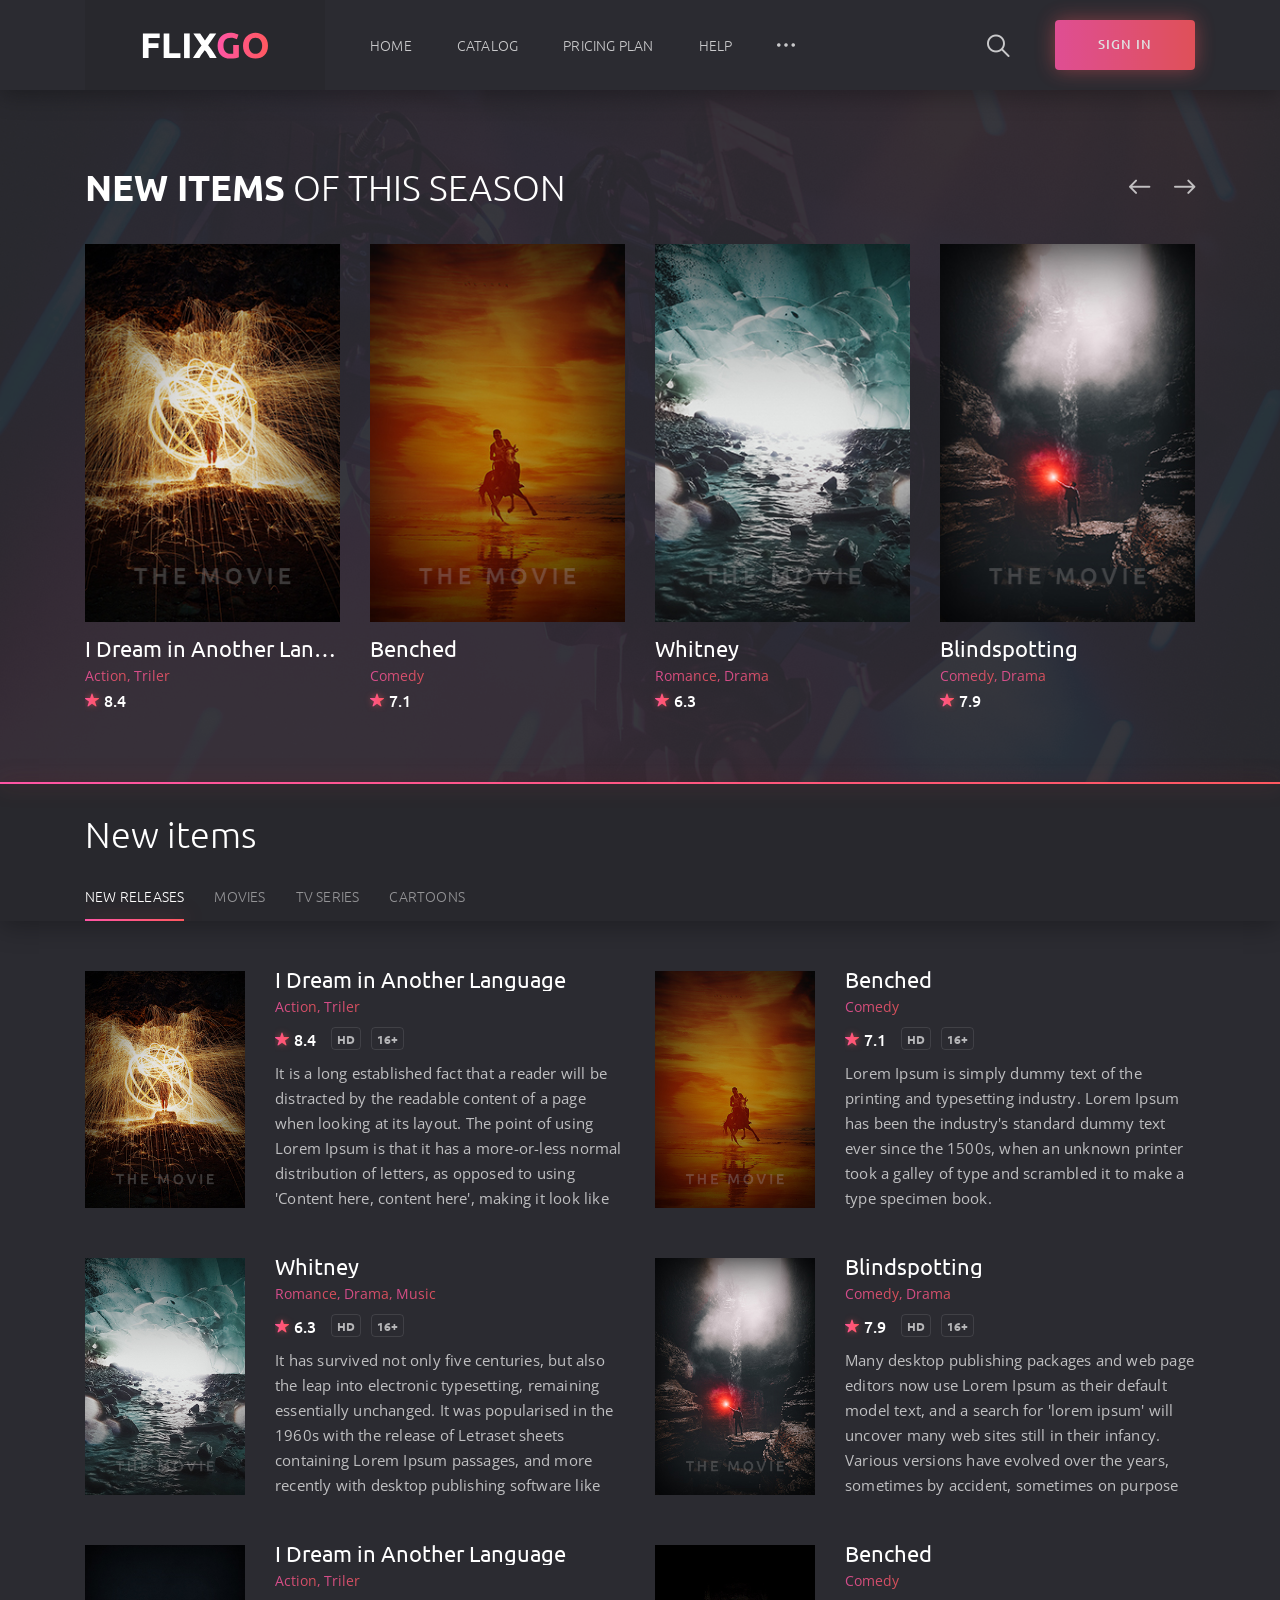
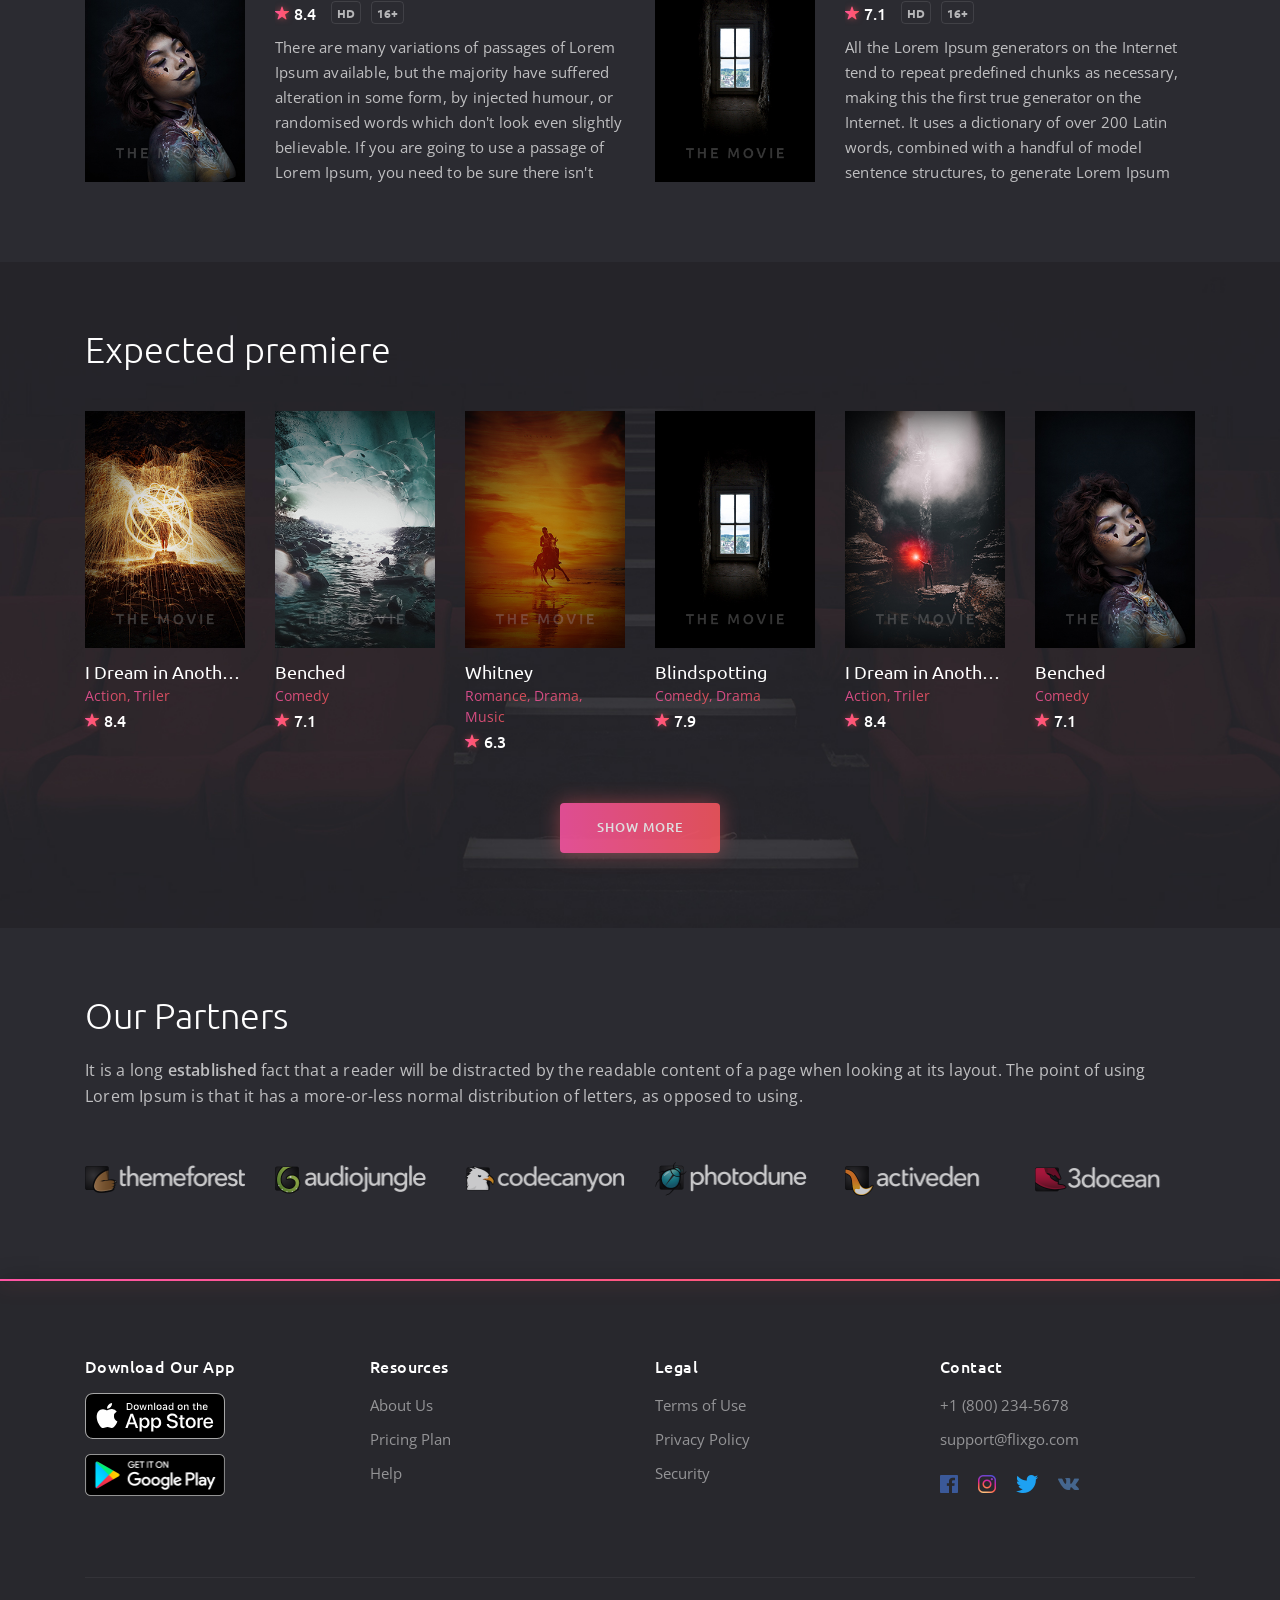
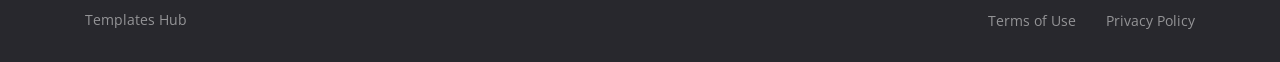
<file: FlixGo/index2.html>
<!DOCTYPE html>
<html lang="en">

<head>
	<meta charset="utf-8">
	<meta name="viewport" content="width=device-width, initial-scale=1, shrink-to-fit=no">

	<!-- Font -->
	<link href="https://fonts.googleapis.com/css?family=Open+Sans:400,600%7CUbuntu:300,400,500,700" rel="stylesheet">
	 
	<!-- CSS -->
	<link rel="stylesheet" href="css/bootstrap-reboot.min.css">
	<link rel="stylesheet" href="css/bootstrap-grid.min.css">
	<link rel="stylesheet" href="css/owl.carousel.min.css">
	<link rel="stylesheet" href="css/jquery.mCustomScrollbar.min.css">
	<link rel="stylesheet" href="css/nouislider.min.css">
	<link rel="stylesheet" href="css/ionicons.min.css">
	<link rel="stylesheet" href="css/plyr.css">
	<link rel="stylesheet" href="css/photoswipe.css">
	<link rel="stylesheet" href="css/default-skin.css">
	<link rel="stylesheet" href="css/main.css">

	<!-- Favicons -->
	<link rel="icon" type="image/png" href="icon/favicon-32x32.png" sizes="32x32">
	<link rel="apple-touch-icon" href="icon/favicon-32x32.png">
	<link rel="apple-touch-icon" sizes="72x72" href="icon/apple-touch-icon-72x72.png">
	<link rel="apple-touch-icon" sizes="114x114" href="icon/apple-touch-icon-114x114.png">
	<link rel="apple-touch-icon" sizes="144x144" href="icon/apple-touch-icon-144x144.png">

	<meta name="description" content="">
	<meta name="keywords" content="">
	<meta name="author" content="Dmitry Volkov">
	<title>FlixGo – Online Movies</title>

</head>
<body class="body">
	
	<!-- header -->
	<header class="header">
		<div class="header__wrap">
			<div class="container">
				<div class="row">
					<div class="col-12">
						<div class="header__content">
							<!-- header logo -->
							<a href="index.php" class="header__logo">
								<img src="img/logo.svg" alt="">
							</a>
							<!-- end header logo -->

							<!-- header nav -->
							<ul class="header__nav">
								<!-- dropdown -->
								<li class="header__nav-item">
									<a class="dropdown-toggle header__nav-link" href="#" role="button" id="dropdownMenuHome" data-toggle="dropdown" aria-haspopup="true" aria-expanded="false">Home</a>

									<ul class="dropdown-menu header__dropdown-menu" aria-labelledby="dropdownMenuHome">
										<li><a href="index.php">Home slideshow bg</a></li>
										<li><a href="index2.html">Home static bg</a></li>
									</ul>
								</li>
								<!-- end dropdown -->

								<!-- dropdown -->
								<li class="header__nav-item">
									<a class="dropdown-toggle header__nav-link" href="#" role="button" id="dropdownMenuCatalog" data-toggle="dropdown" aria-haspopup="true" aria-expanded="false">Catalog</a>

									<ul class="dropdown-menu header__dropdown-menu" aria-labelledby="dropdownMenuCatalog">
										<li><a href="catalog1.html">Catalog Grid</a></li>
										<li><a href="catalog2.html">Catalog List</a></li>
										<li><a href="details1.html">Details Movie</a></li>
										<li><a href="details2.html">Details TV Series</a></li>
									</ul>
								</li>
								<!-- end dropdown -->

								<li class="header__nav-item">
									<a href="pricing.html" class="header__nav-link">Pricing Plan</a>
								</li>

								<li class="header__nav-item">
									<a href="faq.html" class="header__nav-link">Help</a>
								</li>

								<!-- dropdown -->
								<li class="dropdown header__nav-item">
									<a class="dropdown-toggle header__nav-link header__nav-link--more" href="#" role="button" id="dropdownMenuMore" data-toggle="dropdown" aria-haspopup="true" aria-expanded="false"><i class="icon ion-ios-more"></i></a>

									<ul class="dropdown-menu header__dropdown-menu" aria-labelledby="dropdownMenuMore">
										<li><a href="about.html">About</a></li>
										<li><a href="signin.html">Sign In</a></li>
										<li><a href="signup.html">Sign Up</a></li>
										<li><a href="404.html">404 Page</a></li>
									</ul>
								</li>
								<!-- end dropdown -->
							</ul>
							<!-- end header nav -->

							<!-- header auth -->
							<div class="header__auth">
								<button class="header__search-btn" type="button">
									<i class="icon ion-ios-search"></i>
								</button>

								<a href="signin.html" class="header__sign-in">
									<i class="icon ion-ios-log-in"></i>
									<span>sign in</span>
								</a>
							</div>
							<!-- end header auth -->

							<!-- header menu btn -->
							<button class="header__btn" type="button">
								<span></span>
								<span></span>
								<span></span>
							</button>
							<!-- end header menu btn -->
						</div>
					</div>
				</div>
			</div>
		</div>

		<!-- header search -->
		<form action="#" class="header__search">
			<div class="container">
				<div class="row">
					<div class="col-12">
						<div class="header__search-content">
							<input type="text" placeholder="Search for a movie, TV Series that you are looking for">

							<button type="button">search</button>
						</div>
					</div>
				</div>
			</div>
		</form>
		<!-- end header search -->
	</header>
	<!-- end header -->

	<!-- home -->
	<section class="home home--bg">
		<div class="container">
			<div class="row">
				<div class="col-12">
					<h1 class="home__title"><b>NEW ITEMS</b> OF THIS SEASON</h1>

					<button class="home__nav home__nav--prev" type="button">
						<i class="icon ion-ios-arrow-round-back"></i>
					</button>
					<button class="home__nav home__nav--next" type="button">
						<i class="icon ion-ios-arrow-round-forward"></i>
					</button>
				</div>

				<div class="col-12">
					<div class="owl-carousel home__carousel">
						<div class="item">
							<!-- card -->
							<div class="card card--big">
								<div class="card__cover">
									<img src="img/covers/cover.jpg" alt="">
									<a href="#" class="card__play">
										<i class="icon ion-ios-play"></i>
									</a>
								</div>
								<div class="card__content">
									<h3 class="card__title"><a href="#">I Dream in Another Language</a></h3>
									<span class="card__category">
										<a href="#">Action</a>
										<a href="#">Triler</a>
									</span>
									<span class="card__rate"><i class="icon ion-ios-star"></i>8.4</span>
								</div>
							</div>
							<!-- end card -->
						</div>

						<div class="item">
							<!-- card -->
							<div class="card card--big">
								<div class="card__cover">
									<img src="img/covers/cover2.jpg" alt="">
									<a href="#" class="card__play">
										<i class="icon ion-ios-play"></i>
									</a>
								</div>
								<div class="card__content">
									<h3 class="card__title"><a href="#">Benched</a></h3>
									<span class="card__category">
										<a href="#">Comedy</a>
									</span>
									<span class="card__rate"><i class="icon ion-ios-star"></i>7.1</span>
								</div>
							</div>
							<!-- end card -->
						</div>

						<div class="item">
							<!-- card -->
							<div class="card card--big">
								<div class="card__cover">
									<img src="img/covers/cover3.jpg" alt="">
									<a href="#" class="card__play">
										<i class="icon ion-ios-play"></i>
									</a>
								</div>
								<div class="card__content">
									<h3 class="card__title"><a href="#">Whitney</a></h3>
									<span class="card__category">
										<a href="#">Romance</a>
										<a href="#">Drama</a>
									</span>
									<span class="card__rate"><i class="icon ion-ios-star"></i>6.3</span>
								</div>
							</div>
							<!-- end card -->
						</div>

						<div class="item">
							<!-- card -->
							<div class="card card--big">
								<div class="card__cover">
									<img src="img/covers/cover4.jpg" alt="">
									<a href="#" class="card__play">
										<i class="icon ion-ios-play"></i>
									</a>
								</div>
								<div class="card__content">
									<h3 class="card__title"><a href="#">Blindspotting</a></h3>
									<span class="card__category">
										<a href="#">Comedy</a>
										<a href="#">Drama</a>
									</span>
									<span class="card__rate"><i class="icon ion-ios-star"></i>7.9</span>
								</div>
							</div>
							<!-- end card -->
						</div>
					</div>
				</div>
			</div>
		</div>
	</section>
	<!-- end home -->

	<!-- content -->
	<section class="content">
		<div class="content__head">
			<div class="container">
				<div class="row">
					<div class="col-12">
						<!-- content title -->
						<h2 class="content__title">New items</h2>
						<!-- end content title -->

						<!-- content tabs nav -->
						<ul class="nav nav-tabs content__tabs" id="content__tabs" role="tablist">
							<li class="nav-item">
								<a class="nav-link active" data-toggle="tab" href="#tab-1" role="tab" aria-controls="tab-1" aria-selected="true">NEW RELEASES</a>
							</li>

							<li class="nav-item">
								<a class="nav-link" data-toggle="tab" href="#tab-2" role="tab" aria-controls="tab-2" aria-selected="false">MOVIES</a>
							</li>

							<li class="nav-item">
								<a class="nav-link" data-toggle="tab" href="#tab-3" role="tab" aria-controls="tab-3" aria-selected="false">TV SERIES</a>
							</li>

							<li class="nav-item">
								<a class="nav-link" data-toggle="tab" href="#tab-4" role="tab" aria-controls="tab-4" aria-selected="false">CARTOONS</a>
							</li>
						</ul>
						<!-- end content tabs nav -->

						<!-- content mobile tabs nav -->
						<div class="content__mobile-tabs" id="content__mobile-tabs">
							<div class="content__mobile-tabs-btn dropdown-toggle" role="navigation" id="mobile-tabs" data-toggle="dropdown" aria-haspopup="true" aria-expanded="false">
								<input type="button" value="New items">
								<span></span>
							</div>

							<div class="content__mobile-tabs-menu dropdown-menu" aria-labelledby="mobile-tabs">
								<ul class="nav nav-tabs" role="tablist">
									<li class="nav-item"><a class="nav-link active" id="1-tab" data-toggle="tab" href="#tab-1" role="tab" aria-controls="tab-1" aria-selected="true">NEW RELEASES</a></li>

									<li class="nav-item"><a class="nav-link" id="2-tab" data-toggle="tab" href="#tab-2" role="tab" aria-controls="tab-2" aria-selected="false">MOVIES</a></li>

									<li class="nav-item"><a class="nav-link" id="3-tab" data-toggle="tab" href="#tab-3" role="tab" aria-controls="tab-3" aria-selected="false">TV SERIES</a></li>

									<li class="nav-item"><a class="nav-link" id="4-tab" data-toggle="tab" href="#tab-4" role="tab" aria-controls="tab-4" aria-selected="false">CARTOONS</a></li>
								</ul>
							</div>
						</div>
						<!-- end content mobile tabs nav -->
					</div>
				</div>
			</div>
		</div>

		<div class="container">
			<!-- content tabs -->
			<div class="tab-content" id="myTabContent">
				<div class="tab-pane fade show active" id="tab-1" role="tabpanel" aria-labelledby="1-tab">
					<div class="row">
						<!-- card -->
						<div class="col-6 col-sm-12 col-lg-6">
							<div class="card card--list">
								<div class="row">
									<div class="col-12 col-sm-4">
										<div class="card__cover">
											<img src="img/covers/cover.jpg" alt="">
											<a href="#" class="card__play">
												<i class="icon ion-ios-play"></i>
											</a>
										</div>
									</div>

									<div class="col-12 col-sm-8">
										<div class="card__content">
											<h3 class="card__title"><a href="#">I Dream in Another Language</a></h3>
											<span class="card__category">
												<a href="#">Action</a>
												<a href="#">Triler</a>
											</span>

											<div class="card__wrap">
												<span class="card__rate"><i class="icon ion-ios-star"></i>8.4</span>

												<ul class="card__list">
													<li>HD</li>
													<li>16+</li>
												</ul>
											</div>

											<div class="card__description">
												<p>It is a long established fact that a reader will be distracted by the readable content of a page when looking at its layout. The point of using Lorem Ipsum is that it has a more-or-less normal distribution of letters, as opposed to using 'Content here, content here', making it look like readable English.</p>
											</div>
										</div>
									</div>
								</div>
							</div>
						</div>
						<!-- end card -->

						<!-- card -->
						<div class="col-6 col-sm-12 col-lg-6">
							<div class="card card--list">
								<div class="row">
									<div class="col-12 col-sm-4">
										<div class="card__cover">
											<img src="img/covers/cover2.jpg" alt="">
											<a href="#" class="card__play">
												<i class="icon ion-ios-play"></i>
											</a>
										</div>
									</div>

									<div class="col-12 col-sm-8">
										<div class="card__content">
											<h3 class="card__title"><a href="#">Benched</a></h3>
											<span class="card__category">
												<a href="#">Comedy</a>
											</span>

											<div class="card__wrap">
												<span class="card__rate"><i class="icon ion-ios-star"></i>7.1</span>

												<ul class="card__list">
													<li>HD</li>
													<li>16+</li>
												</ul>
											</div>

											<div class="card__description">
												<p>Lorem Ipsum is simply dummy text of the printing and typesetting industry. Lorem Ipsum has been the industry's standard dummy text ever since the 1500s, when an unknown printer took a galley of type and scrambled it to make a type specimen book.</p>
											</div>
										</div>
									</div>
								</div>
							</div>
						</div>
						<!-- end card -->

						<!-- card -->
						<div class="col-6 col-sm-12 col-lg-6">
							<div class="card card--list">
								<div class="row">
									<div class="col-12 col-sm-4">
										<div class="card__cover">
											<img src="img/covers/cover3.jpg" alt="">
											<a href="#" class="card__play">
												<i class="icon ion-ios-play"></i>
											</a>
										</div>
									</div>

									<div class="col-12 col-sm-8">
										<div class="card__content">
											<h3 class="card__title"><a href="#">Whitney</a></h3>
											<span class="card__category">
												<a href="#">Romance</a>
												<a href="#">Drama</a>
												<a href="#">Music</a>
											</span>

											<div class="card__wrap">
												<span class="card__rate"><i class="icon ion-ios-star"></i>6.3</span>

												<ul class="card__list">
													<li>HD</li>
													<li>16+</li>
												</ul>
											</div>

											<div class="card__description">
												<p>It has survived not only five centuries, but also the leap into electronic typesetting, remaining essentially unchanged. It was popularised in the 1960s with the release of Letraset sheets containing Lorem Ipsum passages, and more recently with desktop publishing software like Aldus PageMaker including versions of Lorem Ipsum.</p>
											</div>
										</div>
									</div>
								</div>
							</div>
						</div>
						<!-- end card -->

						<!-- card -->
						<div class="col-6 col-sm-12 col-lg-6">
							<div class="card card--list">
								<div class="row">
									<div class="col-12 col-sm-4">
										<div class="card__cover">
											<img src="img/covers/cover4.jpg" alt="">
											<a href="#" class="card__play">
												<i class="icon ion-ios-play"></i>
											</a>
										</div>
									</div>

									<div class="col-12 col-sm-8">
										<div class="card__content">
											<h3 class="card__title"><a href="#">Blindspotting</a></h3>
											<span class="card__category">
												<a href="#">Comedy</a>
												<a href="#">Drama</a>
											</span>

											<div class="card__wrap">
												<span class="card__rate"><i class="icon ion-ios-star"></i>7.9</span>

												<ul class="card__list">
													<li>HD</li>
													<li>16+</li>
												</ul>
											</div>

											<div class="card__description">
												<p>Many desktop publishing packages and web page editors now use Lorem Ipsum as their default model text, and a search for 'lorem ipsum' will uncover many web sites still in their infancy. Various versions have evolved over the years, sometimes by accident, sometimes on purpose (injected humour and the like).</p>
											</div>
										</div>
									</div>
								</div>
							</div>
						</div>
						<!-- end card -->

						<!-- card -->
						<div class="col-6 col-sm-12 col-lg-6">
							<div class="card card--list">
								<div class="row">
									<div class="col-12 col-sm-4">
										<div class="card__cover">
											<img src="img/covers/cover5.jpg" alt="">
											<a href="#" class="card__play">
												<i class="icon ion-ios-play"></i>
											</a>
										</div>
									</div>

									<div class="col-12 col-sm-8">
										<div class="card__content">
											<h3 class="card__title"><a href="#">I Dream in Another Language</a></h3>
											<span class="card__category">
												<a href="#">Action</a>
												<a href="#">Triler</a>
											</span>

											<div class="card__wrap">
												<span class="card__rate"><i class="icon ion-ios-star"></i>8.4</span>

												<ul class="card__list">
													<li>HD</li>
													<li>16+</li>
												</ul>
											</div>

											<div class="card__description">
												<p>There are many variations of passages of Lorem Ipsum available, but the majority have suffered alteration in some form, by injected humour, or randomised words which don't look even slightly believable. If you are going to use a passage of Lorem Ipsum, you need to be sure there isn't anything embarrassing hidden in the middle of text.</p>
											</div>
										</div>
									</div>
								</div>
							</div>
						</div>
						<!-- end card -->

						<!-- card -->
						<div class="col-6 col-sm-12 col-lg-6">
							<div class="card card--list">
								<div class="row">
									<div class="col-12 col-sm-4">
										<div class="card__cover">
											<img src="img/covers/cover6.jpg" alt="">
											<a href="#" class="card__play">
												<i class="icon ion-ios-play"></i>
											</a>
										</div>
									</div>

									<div class="col-12 col-sm-8">
										<div class="card__content">
											<h3 class="card__title"><a href="#">Benched</a></h3>
											<span class="card__category">
												<a href="#">Comedy</a>
											</span>

											<div class="card__wrap">
												<span class="card__rate"><i class="icon ion-ios-star"></i>7.1</span>

												<ul class="card__list">
													<li>HD</li>
													<li>16+</li>
												</ul>
											</div>

											<div class="card__description">
												<p>All the Lorem Ipsum generators on the Internet tend to repeat predefined chunks as necessary, making this the first true generator on the Internet. It uses a dictionary of over 200 Latin words, combined with a handful of model sentence structures, to generate Lorem Ipsum which looks reasonable. The generated Lorem Ipsum is therefore always free from repetition, injected humour, or non-characteristic words etc.</p>
											</div>
										</div>
									</div>
								</div>
							</div>
						</div>
						<!-- end card -->
					</div>
				</div>

				<div class="tab-pane fade" id="tab-2" role="tabpanel" aria-labelledby="2-tab">
					<div class="row">
						<!-- card -->
						<div class="col-6 col-sm-4 col-lg-3 col-xl-2">
							<div class="card">
								<div class="card__cover">
									<img src="img/covers/cover.jpg" alt="">
									<a href="#" class="card__play">
										<i class="icon ion-ios-play"></i>
									</a>
								</div>
								<div class="card__content">
									<h3 class="card__title"><a href="#">I Dream in Another Language</a></h3>
									<span class="card__category">
										<a href="#">Action</a>
										<a href="#">Triler</a>
									</span>
									<span class="card__rate"><i class="icon ion-ios-star"></i>8.4</span>
								</div>
							</div>
						</div>
						<!-- end card -->

						<!-- card -->
						<div class="col-6 col-sm-4 col-lg-3 col-xl-2">
							<div class="card">
								<div class="card__cover">
									<img src="img/covers/cover2.jpg" alt="">
									<a href="#" class="card__play">
										<i class="icon ion-ios-play"></i>
									</a>
								</div>
								<div class="card__content">
									<h3 class="card__title"><a href="#">Benched</a></h3>
									<span class="card__category">
										<a href="#">Comedy</a>
									</span>
									<span class="card__rate"><i class="icon ion-ios-star"></i>7.1</span>
								</div>
							</div>
						</div>
						<!-- end card -->

						<!-- card -->
						<div class="col-6 col-sm-4 col-lg-3 col-xl-2">
							<div class="card">
								<div class="card__cover">
									<img src="img/covers/cover3.jpg" alt="">
									<a href="#" class="card__play">
										<i class="icon ion-ios-play"></i>
									</a>
								</div>
								<div class="card__content">
									<h3 class="card__title"><a href="#">Whitney</a></h3>
									<span class="card__category">
										<a href="#">Romance</a>
										<a href="#">Drama</a>
										<a href="#">Music</a>
									</span>
									<span class="card__rate"><i class="icon ion-ios-star"></i>6.3</span>
								</div>
							</div>
						</div>
						<!-- end card -->

						<!-- card -->
						<div class="col-6 col-sm-4 col-lg-3 col-xl-2">
							<div class="card">
								<div class="card__cover">
									<img src="img/covers/cover4.jpg" alt="">
									<a href="#" class="card__play">
										<i class="icon ion-ios-play"></i>
									</a>
								</div>
								<div class="card__content">
									<h3 class="card__title"><a href="#">Blindspotting</a></h3>
									<span class="card__category">
										<a href="#">Comedy</a>
										<a href="#">Drama</a>
									</span>
									<span class="card__rate"><i class="icon ion-ios-star"></i>7.9</span>
								</div>
							</div>
						</div>
						<!-- end card -->

						<!-- card -->
						<div class="col-6 col-sm-4 col-lg-3 col-xl-2">
							<div class="card">
								<div class="card__cover">
									<img src="img/covers/cover5.jpg" alt="">
									<a href="#" class="card__play">
										<i class="icon ion-ios-play"></i>
									</a>
								</div>
								<div class="card__content">
									<h3 class="card__title"><a href="#">I Dream in Another Language</a></h3>
									<span class="card__category">
										<a href="#">Action</a>
										<a href="#">Triler</a>
									</span>
									<span class="card__rate"><i class="icon ion-ios-star"></i>8.4</span>
								</div>
							</div>
						</div>
						<!-- end card -->

						<!-- card -->
						<div class="col-6 col-sm-4 col-lg-3 col-xl-2">
							<div class="card">
								<div class="card__cover">
									<img src="img/covers/cover6.jpg" alt="">
									<a href="#" class="card__play">
										<i class="icon ion-ios-play"></i>
									</a>
								</div>
								<div class="card__content">
									<h3 class="card__title"><a href="#">Benched</a></h3>
									<span class="card__category">
										<a href="#">Comedy</a>
									</span>
									<span class="card__rate"><i class="icon ion-ios-star"></i>7.1</span>
								</div>
							</div>
						</div>
						<!-- end card -->

						<!-- card -->
						<div class="col-6 col-sm-4 col-lg-3 col-xl-2">
							<div class="card">
								<div class="card__cover">
									<img src="img/covers/cover6.jpg" alt="">
									<a href="#" class="card__play">
										<i class="icon ion-ios-play"></i>
									</a>
								</div>
								<div class="card__content">
									<h3 class="card__title"><a href="#">Whitney</a></h3>
									<span class="card__category">
										<a href="#">Romance</a>
										<a href="#">Drama</a>
										<a href="#">Music</a>
									</span>
									<span class="card__rate"><i class="icon ion-ios-star"></i>6.3</span>
								</div>
							</div>
						</div>
						<!-- end card -->

						<!-- card -->
						<div class="col-6 col-sm-4 col-lg-3 col-xl-2">
							<div class="card">
								<div class="card__cover">
									<img src="img/covers/cover5.jpg" alt="">
									<a href="#" class="card__play">
										<i class="icon ion-ios-play"></i>
									</a>
								</div>
								<div class="card__content">
									<h3 class="card__title"><a href="#">Blindspotting</a></h3>
									<span class="card__category">
										<a href="#">Comedy</a>
										<a href="#">Drama</a>
									</span>
									<span class="card__rate"><i class="icon ion-ios-star"></i>7.9</span>
								</div>
							</div>
						</div>
						<!-- end card -->

						<!-- card -->
						<div class="col-6 col-sm-4 col-lg-3 col-xl-2">
							<div class="card">
								<div class="card__cover">
									<img src="img/covers/cover4.jpg" alt="">
									<a href="#" class="card__play">
										<i class="icon ion-ios-play"></i>
									</a>
								</div>
								<div class="card__content">
									<h3 class="card__title"><a href="#">I Dream in Another Language</a></h3>
									<span class="card__category">
										<a href="#">Action</a>
										<a href="#">Triler</a>
									</span>
									<span class="card__rate"><i class="icon ion-ios-star"></i>8.4</span>
								</div>
							</div>
						</div>
						<!-- end card -->

						<!-- card -->
						<div class="col-6 col-sm-4 col-lg-3 col-xl-2">
							<div class="card">
								<div class="card__cover">
									<img src="img/covers/cover3.jpg" alt="">
									<a href="#" class="card__play">
										<i class="icon ion-ios-play"></i>
									</a>
								</div>
								<div class="card__content">
									<h3 class="card__title"><a href="#">Benched</a></h3>
									<span class="card__category">
										<a href="#">Comedy</a>
									</span>
									<span class="card__rate"><i class="icon ion-ios-star"></i>7.1</span>
								</div>
							</div>
						</div>
						<!-- end card -->

						<!-- card -->
						<div class="col-6 col-sm-4 col-lg-3 col-xl-2">
							<div class="card">
								<div class="card__cover">
									<img src="img/covers/cover2.jpg" alt="">
									<a href="#" class="card__play">
										<i class="icon ion-ios-play"></i>
									</a>
								</div>
								<div class="card__content">
									<h3 class="card__title"><a href="#">Whitney</a></h3>
									<span class="card__category">
										<a href="#">Romance</a>
										<a href="#">Drama</a>
										<a href="#">Music</a>
									</span>
									<span class="card__rate"><i class="icon ion-ios-star"></i>6.3</span>
								</div>
							</div>
						</div>
						<!-- end card -->

						<!-- card -->
						<div class="col-6 col-sm-4 col-lg-3 col-xl-2">
							<div class="card">
								<div class="card__cover">
									<img src="img/covers/cover.jpg" alt="">
									<a href="#" class="card__play">
										<i class="icon ion-ios-play"></i>
									</a>
								</div>
								<div class="card__content">
									<h3 class="card__title"><a href="#">Blindspotting</a></h3>
									<span class="card__category">
										<a href="#">Comedy</a>
										<a href="#">Drama</a>
									</span>
									<span class="card__rate"><i class="icon ion-ios-star"></i>7.9</span>
								</div>
							</div>
						</div>
						<!-- end card -->
					</div>
				</div>

				<div class="tab-pane fade" id="tab-3" role="tabpanel" aria-labelledby="3-tab">
					<div class="row">
						<!-- card -->
						<div class="col-6 col-sm-4 col-lg-3 col-xl-2">
							<div class="card">
								<div class="card__cover">
									<img src="img/covers/cover2.jpg" alt="">
									<a href="#" class="card__play">
										<i class="icon ion-ios-play"></i>
									</a>
								</div>
								<div class="card__content">
									<h3 class="card__title"><a href="#">I Dream in Another Language</a></h3>
									<span class="card__category">
										<a href="#">Action</a>
										<a href="#">Triler</a>
									</span>
									<span class="card__rate"><i class="icon ion-ios-star"></i>8.4</span>
								</div>
							</div>
						</div>
						<!-- end card -->

						<!-- card -->
						<div class="col-6 col-sm-4 col-lg-3 col-xl-2">
							<div class="card">
								<div class="card__cover">
									<img src="img/covers/cover.jpg" alt="">
									<a href="#" class="card__play">
										<i class="icon ion-ios-play"></i>
									</a>
								</div>
								<div class="card__content">
									<h3 class="card__title"><a href="#">Benched</a></h3>
									<span class="card__category">
										<a href="#">Comedy</a>
									</span>
									<span class="card__rate"><i class="icon ion-ios-star"></i>7.1</span>
								</div>
							</div>
						</div>
						<!-- end card -->

						<!-- card -->
						<div class="col-6 col-sm-4 col-lg-3 col-xl-2">
							<div class="card">
								<div class="card__cover">
									<img src="img/covers/cover4.jpg" alt="">
									<a href="#" class="card__play">
										<i class="icon ion-ios-play"></i>
									</a>
								</div>
								<div class="card__content">
									<h3 class="card__title"><a href="#">Whitney</a></h3>
									<span class="card__category">
										<a href="#">Romance</a>
										<a href="#">Drama</a>
										<a href="#">Music</a>
									</span>
									<span class="card__rate"><i class="icon ion-ios-star"></i>6.3</span>
								</div>
							</div>
						</div>
						<!-- end card -->

						<!-- card -->
						<div class="col-6 col-sm-4 col-lg-3 col-xl-2">
							<div class="card">
								<div class="card__cover">
									<img src="img/covers/cover3.jpg" alt="">
									<a href="#" class="card__play">
										<i class="icon ion-ios-play"></i>
									</a>
								</div>
								<div class="card__content">
									<h3 class="card__title"><a href="#">Blindspotting</a></h3>
									<span class="card__category">
										<a href="#">Comedy</a>
										<a href="#">Drama</a>
									</span>
									<span class="card__rate"><i class="icon ion-ios-star"></i>7.9</span>
								</div>
							</div>
						</div>
						<!-- end card -->

						<!-- card -->
						<div class="col-6 col-sm-4 col-lg-3 col-xl-2">
							<div class="card">
								<div class="card__cover">
									<img src="img/covers/cover6.jpg" alt="">
									<a href="#" class="card__play">
										<i class="icon ion-ios-play"></i>
									</a>
								</div>
								<div class="card__content">
									<h3 class="card__title"><a href="#">I Dream in Another Language</a></h3>
									<span class="card__category">
										<a href="#">Action</a>
										<a href="#">Triler</a>
									</span>
									<span class="card__rate"><i class="icon ion-ios-star"></i>8.4</span>
								</div>
							</div>
						</div>
						<!-- end card -->

						<!-- card -->
						<div class="col-6 col-sm-4 col-lg-3 col-xl-2">
							<div class="card">
								<div class="card__cover">
									<img src="img/covers/cover5.jpg" alt="">
									<a href="#" class="card__play">
										<i class="icon ion-ios-play"></i>
									</a>
								</div>
								<div class="card__content">
									<h3 class="card__title"><a href="#">Benched</a></h3>
									<span class="card__category">
										<a href="#">Comedy</a>
									</span>
									<span class="card__rate"><i class="icon ion-ios-star"></i>7.1</span>
								</div>
							</div>
						</div>
						<!-- end card -->

						<!-- card -->
						<div class="col-6 col-sm-4 col-lg-3 col-xl-2">
							<div class="card">
								<div class="card__cover">
									<img src="img/covers/cover5.jpg" alt="">
									<a href="#" class="card__play">
										<i class="icon ion-ios-play"></i>
									</a>
								</div>
								<div class="card__content">
									<h3 class="card__title"><a href="#">Whitney</a></h3>
									<span class="card__category">
										<a href="#">Romance</a>
										<a href="#">Drama</a>
										<a href="#">Music</a>
									</span>
									<span class="card__rate"><i class="icon ion-ios-star"></i>6.3</span>
								</div>
							</div>
						</div>
						<!-- end card -->

						<!-- card -->
						<div class="col-6 col-sm-4 col-lg-3 col-xl-2">
							<div class="card">
								<div class="card__cover">
									<img src="img/covers/cover6.jpg" alt="">
									<a href="#" class="card__play">
										<i class="icon ion-ios-play"></i>
									</a>
								</div>
								<div class="card__content">
									<h3 class="card__title"><a href="#">Blindspotting</a></h3>
									<span class="card__category">
										<a href="#">Comedy</a>
										<a href="#">Drama</a>
									</span>
									<span class="card__rate"><i class="icon ion-ios-star"></i>7.9</span>
								</div>
							</div>
						</div>
						<!-- end card -->

						<!-- card -->
						<div class="col-6 col-sm-4 col-lg-3 col-xl-2">
							<div class="card">
								<div class="card__cover">
									<img src="img/covers/cover3.jpg" alt="">
									<a href="#" class="card__play">
										<i class="icon ion-ios-play"></i>
									</a>
								</div>
								<div class="card__content">
									<h3 class="card__title"><a href="#">I Dream in Another Language</a></h3>
									<span class="card__category">
										<a href="#">Action</a>
										<a href="#">Triler</a>
									</span>
									<span class="card__rate"><i class="icon ion-ios-star"></i>8.4</span>
								</div>
							</div>
						</div>
						<!-- end card -->

						<!-- card -->
						<div class="col-6 col-sm-4 col-lg-3 col-xl-2">
							<div class="card">
								<div class="card__cover">
									<img src="img/covers/cover4.jpg" alt="">
									<a href="#" class="card__play">
										<i class="icon ion-ios-play"></i>
									</a>
								</div>
								<div class="card__content">
									<h3 class="card__title"><a href="#">Benched</a></h3>
									<span class="card__category">
										<a href="#">Comedy</a>
									</span>
									<span class="card__rate"><i class="icon ion-ios-star"></i>7.1</span>
								</div>
							</div>
						</div>
						<!-- end card -->

						<!-- card -->
						<div class="col-6 col-sm-4 col-lg-3 col-xl-2">
							<div class="card">
								<div class="card__cover">
									<img src="img/covers/cover.jpg" alt="">
									<a href="#" class="card__play">
										<i class="icon ion-ios-play"></i>
									</a>
								</div>
								<div class="card__content">
									<h3 class="card__title"><a href="#">Whitney</a></h3>
									<span class="card__category">
										<a href="#">Romance</a>
										<a href="#">Drama</a>
										<a href="#">Music</a>
									</span>
									<span class="card__rate"><i class="icon ion-ios-star"></i>6.3</span>
								</div>
							</div>
						</div>
						<!-- end card -->

						<!-- card -->
						<div class="col-6 col-sm-4 col-lg-3 col-xl-2">
							<div class="card">
								<div class="card__cover">
									<img src="img/covers/cover2.jpg" alt="">
									<a href="#" class="card__play">
										<i class="icon ion-ios-play"></i>
									</a>
								</div>
								<div class="card__content">
									<h3 class="card__title"><a href="#">Blindspotting</a></h3>
									<span class="card__category">
										<a href="#">Comedy</a>
										<a href="#">Drama</a>
									</span>
									<span class="card__rate"><i class="icon ion-ios-star"></i>7.9</span>
								</div>
							</div>
						</div>
						<!-- end card -->
					</div>
				</div>

				<div class="tab-pane fade" id="tab-4" role="tabpanel" aria-labelledby="4-tab">
					<div class="row">
						<!-- card -->
						<div class="col-6 col-sm-4 col-lg-3 col-xl-2">
							<div class="card">
								<div class="card__cover">
									<img src="img/covers/cover.jpg" alt="">
									<a href="#" class="card__play">
										<i class="icon ion-ios-play"></i>
									</a>
								</div>
								<div class="card__content">
									<h3 class="card__title"><a href="#">I Dream in Another Language</a></h3>
									<span class="card__category">
										<a href="#">Action</a>
										<a href="#">Triler</a>
									</span>
									<span class="card__rate"><i class="icon ion-ios-star"></i>8.4</span>
								</div>
							</div>
						</div>
						<!-- end card -->

						<!-- card -->
						<div class="col-6 col-sm-4 col-lg-3 col-xl-2">
							<div class="card">
								<div class="card__cover">
									<img src="img/covers/cover3.jpg" alt="">
									<a href="#" class="card__play">
										<i class="icon ion-ios-play"></i>
									</a>
								</div>
								<div class="card__content">
									<h3 class="card__title"><a href="#">Benched</a></h3>
									<span class="card__category">
										<a href="#">Comedy</a>
									</span>
									<span class="card__rate"><i class="icon ion-ios-star"></i>7.1</span>
								</div>
							</div>
						</div>
						<!-- end card -->

						<!-- card -->
						<div class="col-6 col-sm-4 col-lg-3 col-xl-2">
							<div class="card">
								<div class="card__cover">
									<img src="img/covers/cover2.jpg" alt="">
									<a href="#" class="card__play">
										<i class="icon ion-ios-play"></i>
									</a>
								</div>
								<div class="card__content">
									<h3 class="card__title"><a href="#">Whitney</a></h3>
									<span class="card__category">
										<a href="#">Romance</a>
										<a href="#">Drama</a>
										<a href="#">Music</a>
									</span>
									<span class="card__rate"><i class="icon ion-ios-star"></i>6.3</span>
								</div>
							</div>
						</div>
						<!-- end card -->

						<!-- card -->
						<div class="col-6 col-sm-4 col-lg-3 col-xl-2">
							<div class="card">
								<div class="card__cover">
									<img src="img/covers/cover6.jpg" alt="">
									<a href="#" class="card__play">
										<i class="icon ion-ios-play"></i>
									</a>
								</div>
								<div class="card__content">
									<h3 class="card__title"><a href="#">Blindspotting</a></h3>
									<span class="card__category">
										<a href="#">Comedy</a>
										<a href="#">Drama</a>
									</span>
									<span class="card__rate"><i class="icon ion-ios-star"></i>7.9</span>
								</div>
							</div>
						</div>
						<!-- end card -->

						<!-- card -->
						<div class="col-6 col-sm-4 col-lg-3 col-xl-2">
							<div class="card">
								<div class="card__cover">
									<img src="img/covers/cover4.jpg" alt="">
									<a href="#" class="card__play">
										<i class="icon ion-ios-play"></i>
									</a>
								</div>
								<div class="card__content">
									<h3 class="card__title"><a href="#">I Dream in Another Language</a></h3>
									<span class="card__category">
										<a href="#">Action</a>
										<a href="#">Triler</a>
									</span>
									<span class="card__rate"><i class="icon ion-ios-star"></i>8.4</span>
								</div>
							</div>
						</div>
						<!-- end card -->

						<!-- card -->
						<div class="col-6 col-sm-4 col-lg-3 col-xl-2">
							<div class="card">
								<div class="card__cover">
									<img src="img/covers/cover5.jpg" alt="">
									<a href="#" class="card__play">
										<i class="icon ion-ios-play"></i>
									</a>
								</div>
								<div class="card__content">
									<h3 class="card__title"><a href="#">Benched</a></h3>
									<span class="card__category">
										<a href="#">Comedy</a>
									</span>
									<span class="card__rate"><i class="icon ion-ios-star"></i>7.1</span>
								</div>
							</div>
						</div>
						<!-- end card -->

						<!-- card -->
						<div class="col-6 col-sm-4 col-lg-3 col-xl-2">
							<div class="card">
								<div class="card__cover">
									<img src="img/covers/cover6.jpg" alt="">
									<a href="#" class="card__play">
										<i class="icon ion-ios-play"></i>
									</a>
								</div>
								<div class="card__content">
									<h3 class="card__title"><a href="#">Whitney</a></h3>
									<span class="card__category">
										<a href="#">Romance</a>
										<a href="#">Drama</a>
										<a href="#">Music</a>
									</span>
									<span class="card__rate"><i class="icon ion-ios-star"></i>6.3</span>
								</div>
							</div>
						</div>
						<!-- end card -->

						<!-- card -->
						<div class="col-6 col-sm-4 col-lg-3 col-xl-2">
							<div class="card">
								<div class="card__cover">
									<img src="img/covers/cover5.jpg" alt="">
									<a href="#" class="card__play">
										<i class="icon ion-ios-play"></i>
									</a>
								</div>
								<div class="card__content">
									<h3 class="card__title"><a href="#">Blindspotting</a></h3>
									<span class="card__category">
										<a href="#">Comedy</a>
										<a href="#">Drama</a>
									</span>
									<span class="card__rate"><i class="icon ion-ios-star"></i>7.9</span>
								</div>
							</div>
						</div>
						<!-- end card -->

						<!-- card -->
						<div class="col-6 col-sm-4 col-lg-3 col-xl-2">
							<div class="card">
								<div class="card__cover">
									<img src="img/covers/cover4.jpg" alt="">
									<a href="#" class="card__play">
										<i class="icon ion-ios-play"></i>
									</a>
								</div>
								<div class="card__content">
									<h3 class="card__title"><a href="#">I Dream in Another Language</a></h3>
									<span class="card__category">
										<a href="#">Action</a>
										<a href="#">Triler</a>
									</span>
									<span class="card__rate"><i class="icon ion-ios-star"></i>8.4</span>
								</div>
							</div>
						</div>
						<!-- end card -->

						<!-- card -->
						<div class="col-6 col-sm-4 col-lg-3 col-xl-2">
							<div class="card">
								<div class="card__cover">
									<img src="img/covers/cover3.jpg" alt="">
									<a href="#" class="card__play">
										<i class="icon ion-ios-play"></i>
									</a>
								</div>
								<div class="card__content">
									<h3 class="card__title"><a href="#">Benched</a></h3>
									<span class="card__category">
										<a href="#">Comedy</a>
									</span>
									<span class="card__rate"><i class="icon ion-ios-star"></i>7.1</span>
								</div>
							</div>
						</div>
						<!-- end card -->

						<!-- card -->
						<div class="col-6 col-sm-4 col-lg-3 col-xl-2">
							<div class="card">
								<div class="card__cover">
									<img src="img/covers/cover2.jpg" alt="">
									<a href="#" class="card__play">
										<i class="icon ion-ios-play"></i>
									</a>
								</div>
								<div class="card__content">
									<h3 class="card__title"><a href="#">Whitney</a></h3>
									<span class="card__category">
										<a href="#">Romance</a>
										<a href="#">Drama</a>
										<a href="#">Music</a>
									</span>
									<span class="card__rate"><i class="icon ion-ios-star"></i>6.3</span>
								</div>
							</div>
						</div>
						<!-- end card -->

						<!-- card -->
						<div class="col-6 col-sm-4 col-lg-3 col-xl-2">
							<div class="card">
								<div class="card__cover">
									<img src="img/covers/cover.jpg" alt="">
									<a href="#" class="card__play">
										<i class="icon ion-ios-play"></i>
									</a>
								</div>
								<div class="card__content">
									<h3 class="card__title"><a href="#">Blindspotting</a></h3>
									<span class="card__category">
										<a href="#">Comedy</a>
										<a href="#">Drama</a>
									</span>
									<span class="card__rate"><i class="icon ion-ios-star"></i>7.9</span>
								</div>
							</div>
						</div>
						<!-- end card -->
					</div>
				</div>
			</div>
			<!-- end content tabs -->
		</div>
	</section>
	<!-- end content -->

	<!-- expected premiere -->
	<section class="section section--bg" data-bg="img/section/section.jpg">
		<div class="container">
			<div class="row">
				<!-- section title -->
				<div class="col-12">
					<h2 class="section__title">Expected premiere</h2>
				</div>
				<!-- end section title -->

				<!-- card -->
				<div class="col-6 col-sm-4 col-lg-3 col-xl-2">
					<div class="card">
						<div class="card__cover">
							<img src="img/covers/cover.jpg" alt="">
							<a href="#" class="card__play">
								<i class="icon ion-ios-play"></i>
							</a>
						</div>
						<div class="card__content">
							<h3 class="card__title"><a href="#">I Dream in Another Language</a></h3>
							<span class="card__category">
								<a href="#">Action</a>
								<a href="#">Triler</a>
							</span>
							<span class="card__rate"><i class="icon ion-ios-star"></i>8.4</span>
						</div>
					</div>
				</div>
				<!-- end card -->

				<!-- card -->
				<div class="col-6 col-sm-4 col-lg-3 col-xl-2">
					<div class="card">
						<div class="card__cover">
							<img src="img/covers/cover3.jpg" alt="">
							<a href="#" class="card__play">
								<i class="icon ion-ios-play"></i>
							</a>
						</div>
						<div class="card__content">
							<h3 class="card__title"><a href="#">Benched</a></h3>
							<span class="card__category">
								<a href="#">Comedy</a>
							</span>
							<span class="card__rate"><i class="icon ion-ios-star"></i>7.1</span>
						</div>
					</div>
				</div>
				<!-- end card -->

				<!-- card -->
				<div class="col-6 col-sm-4 col-lg-3 col-xl-2">
					<div class="card">
						<div class="card__cover">
							<img src="img/covers/cover2.jpg" alt="">
							<a href="#" class="card__play">
								<i class="icon ion-ios-play"></i>
							</a>
						</div>
						<div class="card__content">
							<h3 class="card__title"><a href="#">Whitney</a></h3>
							<span class="card__category">
								<a href="#">Romance</a>
								<a href="#">Drama</a>
								<a href="#">Music</a>
							</span>
							<span class="card__rate"><i class="icon ion-ios-star"></i>6.3</span>
						</div>
					</div>
				</div>
				<!-- end card -->

				<!-- card -->
				<div class="col-6 col-sm-4 col-lg-3 col-xl-2">
					<div class="card">
						<div class="card__cover">
							<img src="img/covers/cover6.jpg" alt="">
							<a href="#" class="card__play">
								<i class="icon ion-ios-play"></i>
							</a>
						</div>
						<div class="card__content">
							<h3 class="card__title"><a href="#">Blindspotting</a></h3>
							<span class="card__category">
								<a href="#">Comedy</a>
								<a href="#">Drama</a>
							</span>
							<span class="card__rate"><i class="icon ion-ios-star"></i>7.9</span>
						</div>
					</div>
				</div>
				<!-- end card -->

				<!-- card -->
				<div class="col-6 col-sm-4 col-lg-3 col-xl-2">
					<div class="card">
						<div class="card__cover">
							<img src="img/covers/cover4.jpg" alt="">
							<a href="#" class="card__play">
								<i class="icon ion-ios-play"></i>
							</a>
						</div>
						<div class="card__content">
							<h3 class="card__title"><a href="#">I Dream in Another Language</a></h3>
							<span class="card__category">
								<a href="#">Action</a>
								<a href="#">Triler</a>
							</span>
							<span class="card__rate"><i class="icon ion-ios-star"></i>8.4</span>
						</div>
					</div>
				</div>
				<!-- end card -->

				<!-- card -->
				<div class="col-6 col-sm-4 col-lg-3 col-xl-2">
					<div class="card">
						<div class="card__cover">
							<img src="img/covers/cover5.jpg" alt="">
							<a href="#" class="card__play">
								<i class="icon ion-ios-play"></i>
							</a>
						</div>
						<div class="card__content">
							<h3 class="card__title"><a href="#">Benched</a></h3>
							<span class="card__category">
								<a href="#">Comedy</a>
							</span>
							<span class="card__rate"><i class="icon ion-ios-star"></i>7.1</span>
						</div>
					</div>
				</div>
				<!-- end card -->

				<!-- section btn -->
				<div class="col-12">
					<a href="#" class="section__btn">Show more</a>
				</div>
				<!-- end section btn -->
			</div>
		</div>
	</section>
	<!-- end expected premiere -->

	<!-- partners -->
	<section class="section">
		<div class="container">
			<div class="row">
				<!-- section title -->
				<div class="col-12">
					<h2 class="section__title section__title--no-margin">Our Partners</h2>
				</div>
				<!-- end section title -->

				<!-- section text -->
				<div class="col-12">
					<p class="section__text section__text--last-with-margin">It is a long <b>established</b> fact that a reader will be distracted by the readable content of a page when looking at its layout. The point of using Lorem Ipsum is that it has a more-or-less normal distribution of letters, as opposed to using.</p>
				</div>
				<!-- end section text -->

				<!-- partner -->
				<div class="col-6 col-sm-4 col-md-3 col-lg-2">
					<a href="#" class="partner">
						<img src="img/partners/themeforest-light-background.png" alt="" class="partner__img">
					</a>
				</div>
				<!-- end partner -->

				<!-- partner -->
				<div class="col-6 col-sm-4 col-md-3 col-lg-2">
					<a href="#" class="partner">
						<img src="img/partners/audiojungle-light-background.png" alt="" class="partner__img">
					</a>
				</div>
				<!-- end partner -->

				<!-- partner -->
				<div class="col-6 col-sm-4 col-md-3 col-lg-2">
					<a href="#" class="partner">
						<img src="img/partners/codecanyon-light-background.png" alt="" class="partner__img">
					</a>
				</div>
				<!-- end partner -->

				<!-- partner -->
				<div class="col-6 col-sm-4 col-md-3 col-lg-2">
					<a href="#" class="partner">
						<img src="img/partners/photodune-light-background.png" alt="" class="partner__img">
					</a>
				</div>
				<!-- end partner -->

				<!-- partner -->
				<div class="col-6 col-sm-4 col-md-3 col-lg-2">
					<a href="#" class="partner">
						<img src="img/partners/activeden-light-background.png" alt="" class="partner__img">
					</a>
				</div>
				<!-- end partner -->

				<!-- partner -->
				<div class="col-6 col-sm-4 col-md-3 col-lg-2">
					<a href="#" class="partner">
						<img src="img/partners/3docean-light-background.png" alt="" class="partner__img">
					</a>
				</div>
				<!-- end partner -->
			</div>
		</div>
	</section>
	<!-- end partners -->

	<!-- footer -->
	<footer class="footer">
		<div class="container">
			<div class="row">
				<!-- footer list -->
				<div class="col-12 col-md-3">
					<h6 class="footer__title">Download Our App</h6>
					<ul class="footer__app">
						<li><a href="#"><img src="img/Download_on_the_App_Store_Badge.svg" alt=""></a></li>
						<li><a href="#"><img src="img/google-play-badge.png" alt=""></a></li>
					</ul>
				</div>
				<!-- end footer list -->

				<!-- footer list -->
				<div class="col-6 col-sm-4 col-md-3">
					<h6 class="footer__title">Resources</h6>
					<ul class="footer__list">
						<li><a href="#">About Us</a></li>
						<li><a href="#">Pricing Plan</a></li>
						<li><a href="#">Help</a></li>
					</ul>
				</div>
				<!-- end footer list -->

				<!-- footer list -->
				<div class="col-6 col-sm-4 col-md-3">
					<h6 class="footer__title">Legal</h6>
					<ul class="footer__list">
						<li><a href="#">Terms of Use</a></li>
						<li><a href="#">Privacy Policy</a></li>
						<li><a href="#">Security</a></li>
					</ul>
				</div>
				<!-- end footer list -->

				<!-- footer list -->
				<div class="col-12 col-sm-4 col-md-3">
					<h6 class="footer__title">Contact</h6>
					<ul class="footer__list">
						<li><a href="tel:+18002345678">+1 (800) 234-5678</a></li>
						<li><a href="mailto:support@moviego.com">support@flixgo.com</a></li>
					</ul>
					<ul class="footer__social">
						<li class="facebook"><a href="#"><i class="icon ion-logo-facebook"></i></a></li>
						<li class="instagram"><a href="#"><i class="icon ion-logo-instagram"></i></a></li>
						<li class="twitter"><a href="#"><i class="icon ion-logo-twitter"></i></a></li>
						<li class="vk"><a href="#"><i class="icon ion-logo-vk"></i></a></li>
					</ul>
				</div>
				<!-- end footer list -->

				<!-- footer copyright -->
				<div class="col-12">
					<div class="footer__copyright">
						<small><a target="_blank" href="https://www.templateshub.net">Templates Hub</a></small>

						<ul>
							<li><a href="#">Terms of Use</a></li>
							<li><a href="#">Privacy Policy</a></li>
						</ul>
					</div>
				</div>
				<!-- end footer copyright -->
			</div>
		</div>
	</footer>
	<!-- end footer -->

	<!-- JS -->
	<script src="js/jquery-3.3.1.min.js"></script>
	<script src="js/bootstrap.bundle.min.js"></script>
	<script src="js/owl.carousel.min.js"></script>
	<script src="js/jquery.mousewheel.min.js"></script>
	<script src="js/jquery.mCustomScrollbar.min.js"></script>
	<script src="js/wNumb.js"></script>
	<script src="js/nouislider.min.js"></script>
	<script src="js/plyr.min.js"></script>
	<script src="js/jquery.morelines.min.js"></script>
	<script src="js/photoswipe.min.js"></script>
	<script src="js/photoswipe-ui-default.min.js"></script>
	<script src="js/main.js"></script>
</body>

</html>
</file>
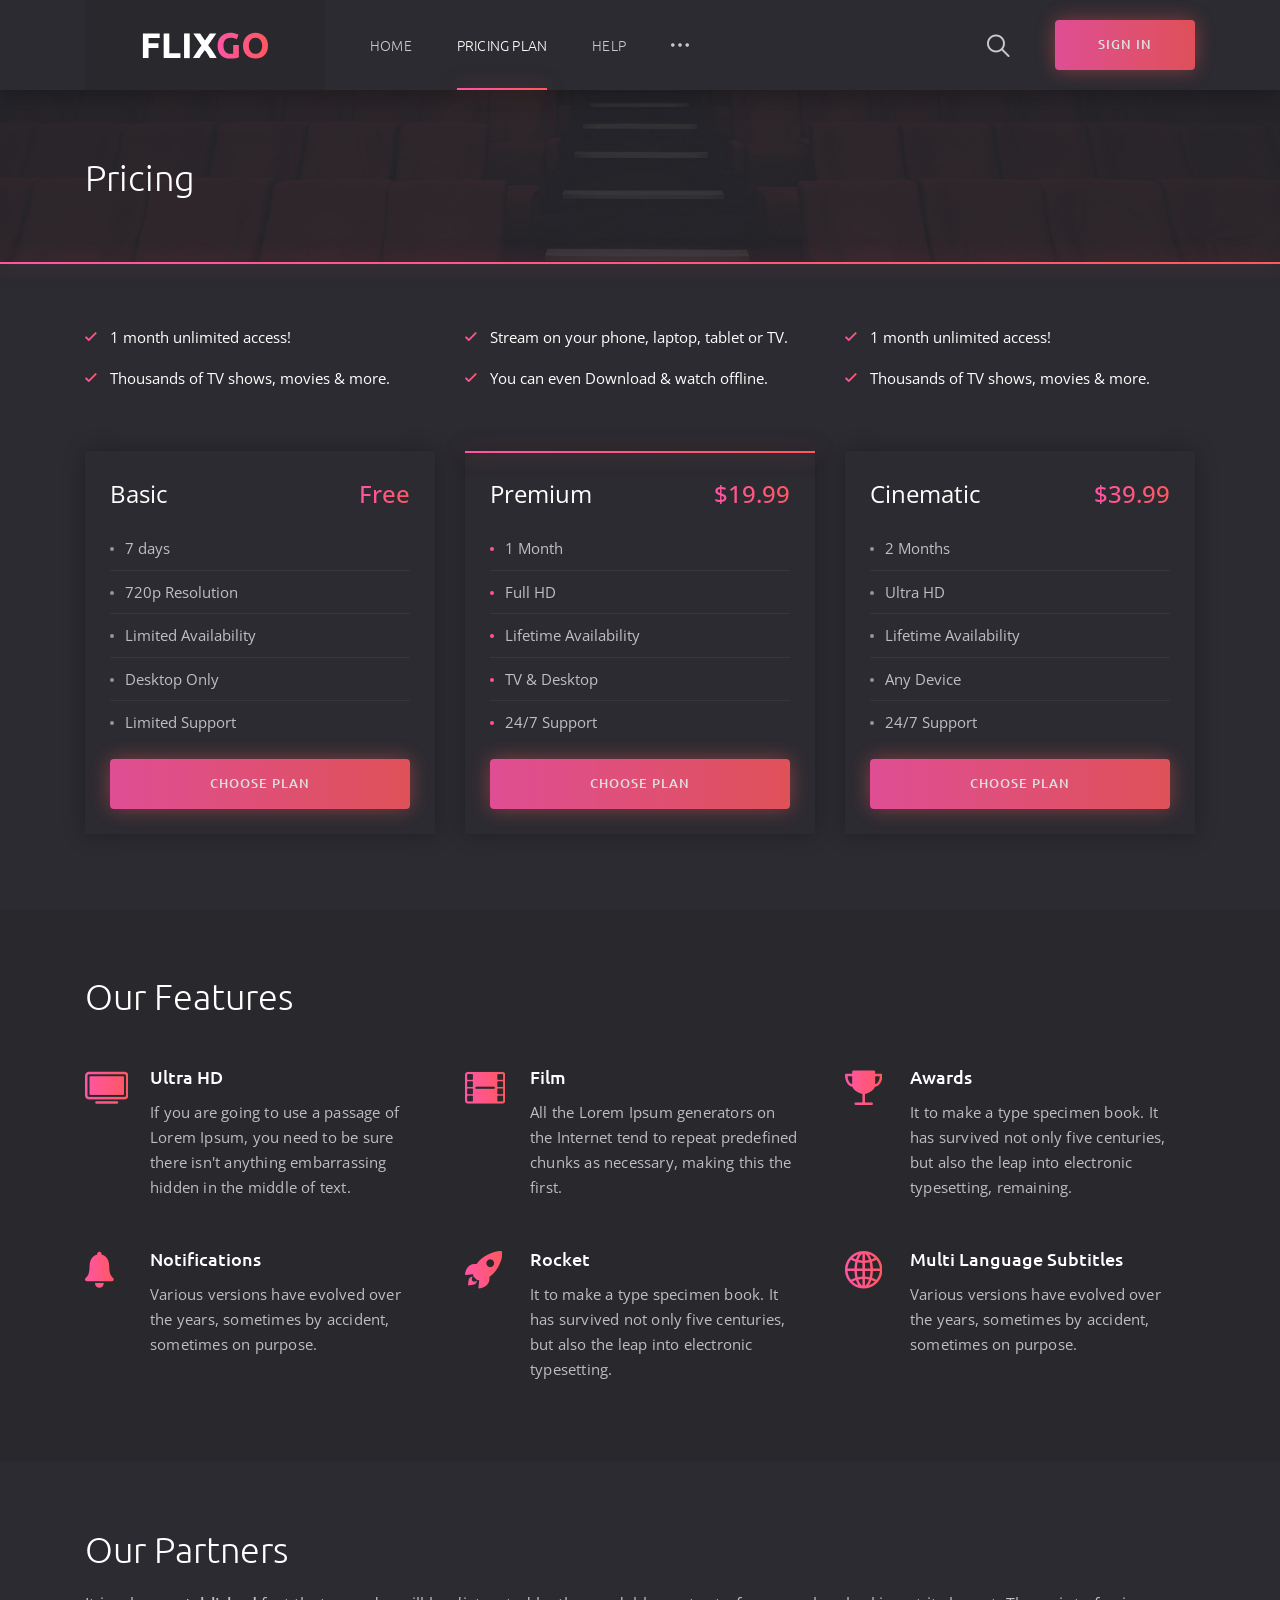
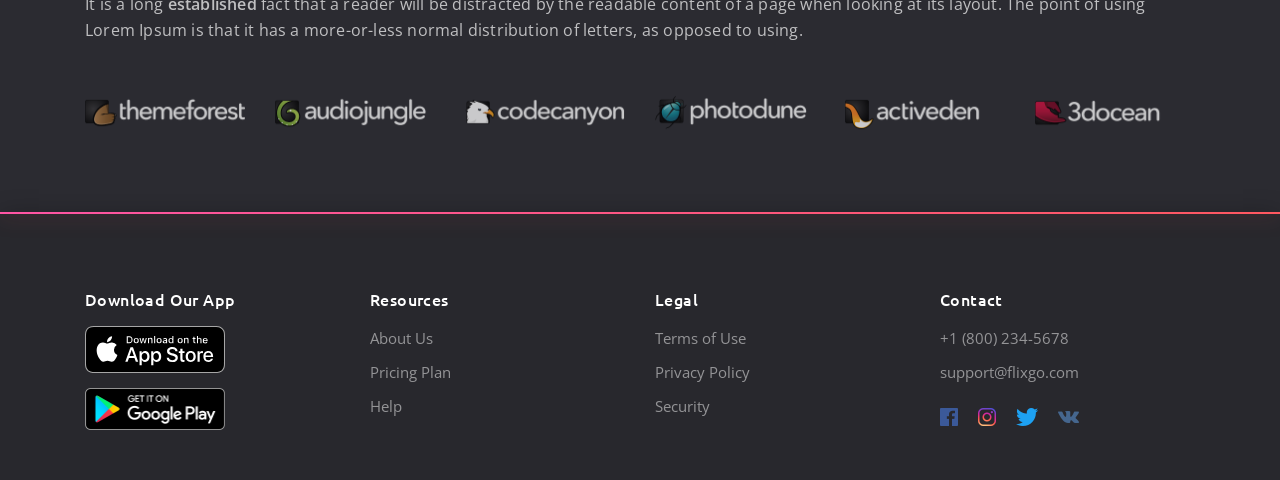
<file: FlixGo/pricing.html>
<!DOCTYPE html>
<html lang="en">

<head>
	<meta charset="utf-8">
	<meta name="viewport" content="width=device-width, initial-scale=1, shrink-to-fit=no">

	<!-- Font -->
	<link href="https://fonts.googleapis.com/css?family=Open+Sans:400,600%7CUbuntu:300,400,500,700" rel="stylesheet">

	<!-- CSS -->
	<link rel="stylesheet" href="css/bootstrap-reboot.min.css">
	<link rel="stylesheet" href="css/bootstrap-grid.min.css">
	<link rel="stylesheet" href="css/owl.carousel.min.css">
	<link rel="stylesheet" href="css/jquery.mCustomScrollbar.min.css">
	<link rel="stylesheet" href="css/nouislider.min.css">
	<link rel="stylesheet" href="css/ionicons.min.css">
	<link rel="stylesheet" href="css/plyr.css">
	<link rel="stylesheet" href="css/photoswipe.css">
	<link rel="stylesheet" href="css/default-skin.css">
	<link rel="stylesheet" href="css/main.css">

	<!-- Favicons -->
	<link rel="icon" type="image/png" href="icon/favicon-32x32.png" sizes="32x32">
	<link rel="apple-touch-icon" href="icon/favicon-32x32.png">
	<link rel="apple-touch-icon" sizes="72x72" href="icon/apple-touch-icon-72x72.png">
	<link rel="apple-touch-icon" sizes="114x114" href="icon/apple-touch-icon-114x114.png">
	<link rel="apple-touch-icon" sizes="144x144" href="icon/apple-touch-icon-144x144.png">

	<meta name="description" content="">
	<meta name="keywords" content="">
	<meta name="author" content="Dmitry Volkov">
	<title>FlixGo – Online Movies</title>

</head>

<body class="body">

	<!-- header -->
	<header class="header">
		<div class="header__wrap">
			<div class="container">
				<div class="row">
					<div class="col-12">
						<div class="header__content">
							<!-- header logo -->
							<a href="index.php" class="header__logo">
								<img src="img/logo.svg" alt="">
							</a>
							<!-- end header logo -->

							<!-- header nav -->
							<ul class="header__nav">
								<!-- dropdown -->
								<li class="header__nav-item">
									<a class="dropdown-toggle header__nav-link" href="index.php" role="button"
										id="dropdownMenuHome" aria-haspopup="true" aria-expanded="false">Home</a>

								</li>
								<!-- end dropdown -->

								<!-- dropdown -->

								<!-- end dropdown -->

								<li class="header__nav-item">
									<a href="pricing.html" class="header__nav-link header__nav-link--active">Pricing
										Plan</a>
								</li>

								<li class="header__nav-item">
									<a href="faq.html" class="header__nav-link">Help</a>
								</li>

								<!-- dropdown -->
								<li class="dropdown header__nav-item">
									<a class="dropdown-toggle header__nav-link header__nav-link--more" href="#"
										role="button" id="dropdownMenuMore" data-toggle="dropdown" aria-haspopup="true"
										aria-expanded="false"><i class="icon ion-ios-more"></i></a>

									<ul class="dropdown-menu header__dropdown-menu" aria-labelledby="dropdownMenuMore">
										<li><a href="about.html">About</a></li>
										<li><a href="signin.html">Sign In</a></li>
										<li><a href="signup.html">Sign Up</a></li>
										<li><a href="404.html">404 Page</a></li>
									</ul>
								</li>
								<!-- end dropdown -->
							</ul>
							<!-- end header nav -->

							<!-- header auth -->
							<div class="header__auth">
								<button class="header__search-btn" type="button">
									<i class="icon ion-ios-search"></i>
								</button>

								<a href="signin.html" class="header__sign-in">
									<i class="icon ion-ios-log-in"></i>
									<span>sign in</span>
								</a>
							</div>
							<!-- end header auth -->

							<!-- header menu btn -->
							<button class="header__btn" type="button">
								<span></span>
								<span></span>
								<span></span>
							</button>
							<!-- end header menu btn -->
						</div>
					</div>
				</div>
			</div>
		</div>

		<!-- header search -->
		<form action="#" class="header__search">
			<div class="container">
				<div class="row">
					<div class="col-12">
						<div class="header__search-content">
							<input type="text" placeholder="Search for a movie, TV Series that you are looking for">

							<button type="button">search</button>
						</div>
					</div>
				</div>
			</div>
		</form>
		<!-- end header search -->
	</header>
	<!-- end header -->

	<!-- page title -->
	<section class="section section--first section--bg" data-bg="img/section/section.jpg">
		<div class="container">
			<div class="row">
				<div class="col-12">
					<div class="section__wrap">
						<!-- section title -->
						<h2 class="section__title">Pricing</h2>
						<!-- end section title -->


					</div>
				</div>
			</div>
		</div>
	</section>
	<!-- end page title -->

	<!-- pricing -->
	<div class="section">
		<div class="container">
			<div class="row">
				<!-- plan features -->
				<div class="col-12">
					<ul class="row plan-features">
						<li class="col-12 col-md-6 col-lg-4">1 month unlimited access!</li>
						<li class="col-12 col-md-6 col-lg-4">Stream on your phone, laptop, tablet or TV.</li>
						<li class="col-12 col-md-6 col-lg-4">1 month unlimited access!</li>
						<li class="col-12 col-md-6 col-lg-4">Thousands of TV shows, movies & more.</li>
						<li class="col-12 col-md-6 col-lg-4">You can even Download & watch offline.</li>
						<li class="col-12 col-md-6 col-lg-4">Thousands of TV shows, movies & more.</li>
					</ul>
				</div>
				<!-- end plan features -->

				<!-- price -->
				<div class="col-12 col-md-6 col-lg-4">
					<div class="price">
						<div class="price__item price__item--first"><span>Basic</span> <span>Free</span></div>
						<div class="price__item"><span>7 days</span></div>
						<div class="price__item"><span>720p Resolution</span></div>
						<div class="price__item"><span>Limited Availability</span></div>
						<div class="price__item"><span>Desktop Only</span></div>
						<div class="price__item"><span>Limited Support</span></div>
						<a href="#" class="price__btn">Choose Plan</a>
					</div>
				</div>
				<!-- end price -->

				<!-- price -->
				<div class="col-12 col-md-6 col-lg-4">
					<div class="price price--premium">
						<div class="price__item price__item--first"><span>Premium</span> <span>$19.99</span></div>
						<div class="price__item"><span>1 Month</span></div>
						<div class="price__item"><span>Full HD</span></div>
						<div class="price__item"><span>Lifetime Availability</span></div>
						<div class="price__item"><span>TV & Desktop</span></div>
						<div class="price__item"><span>24/7 Support</span></div>
						<a href="#" class="price__btn">Choose Plan</a>
					</div>
				</div>
				<!-- end price -->

				<!-- price -->
				<div class="col-12 col-md-6 col-lg-4">
					<div class="price">
						<div class="price__item price__item--first"><span>Cinematic</span> <span>$39.99</span></div>
						<div class="price__item"><span>2 Months</span></div>
						<div class="price__item"><span>Ultra HD</span></div>
						<div class="price__item"><span>Lifetime Availability</span></div>
						<div class="price__item"><span>Any Device</span></div>
						<div class="price__item"><span>24/7 Support</span></div>
						<a href="#" class="price__btn">Choose Plan</a>
					</div>
				</div>
				<!-- end price -->
			</div>
		</div>
	</div>
	<!-- end pricing -->

	<!-- features -->
	<section class="section section--dark">
		<div class="container">
			<div class="row">
				<!-- section title -->
				<div class="col-12">
					<h2 class="section__title section__title--no-margin">Our Features</h2>
				</div>
				<!-- end section title -->

				<!-- feature -->
				<div class="col-12 col-md-6 col-lg-4">
					<div class="feature">
						<i class="icon ion-ios-tv feature__icon"></i>
						<h3 class="feature__title">Ultra HD</h3>
						<p class="feature__text">If you are going to use a passage of Lorem Ipsum, you need to be sure
							there isn't anything embarrassing hidden in the middle of text.</p>
					</div>
				</div>
				<!-- end feature -->

				<!-- feature -->
				<div class="col-12 col-md-6 col-lg-4">
					<div class="feature">
						<i class="icon ion-ios-film feature__icon"></i>
						<h3 class="feature__title">Film</h3>
						<p class="feature__text">All the Lorem Ipsum generators on the Internet tend to repeat
							predefined chunks as necessary, making this the first.</p>
					</div>
				</div>
				<!-- end feature -->

				<!-- feature -->
				<div class="col-12 col-md-6 col-lg-4">
					<div class="feature">
						<i class="icon ion-ios-trophy feature__icon"></i>
						<h3 class="feature__title">Awards</h3>
						<p class="feature__text">It to make a type specimen book. It has survived not only five
							centuries, but also the leap into electronic typesetting, remaining.</p>
					</div>
				</div>
				<!-- end feature -->

				<!-- feature -->
				<div class="col-12 col-md-6 col-lg-4">
					<div class="feature">
						<i class="icon ion-ios-notifications feature__icon"></i>
						<h3 class="feature__title">Notifications</h3>
						<p class="feature__text">Various versions have evolved over the years, sometimes by accident,
							sometimes on purpose.</p>
					</div>
				</div>
				<!-- end feature -->

				<!-- feature -->
				<div class="col-12 col-md-6 col-lg-4">
					<div class="feature">
						<i class="icon ion-ios-rocket feature__icon"></i>
						<h3 class="feature__title">Rocket</h3>
						<p class="feature__text">It to make a type specimen book. It has survived not only five
							centuries, but also the leap into electronic typesetting.</p>
					</div>
				</div>
				<!-- end feature -->

				<!-- feature -->
				<div class="col-12 col-md-6 col-lg-4">
					<div class="feature">
						<i class="icon ion-ios-globe feature__icon"></i>
						<h3 class="feature__title">Multi Language Subtitles </h3>
						<p class="feature__text">Various versions have evolved over the years, sometimes by accident,
							sometimes on purpose.</p>
					</div>
				</div>
				<!-- end feature -->
			</div>
		</div>
	</section>
	<!-- end features -->

	<!-- partners -->
	<section class="section">
		<div class="container">
			<div class="row">
				<!-- section title -->
				<div class="col-12">
					<h2 class="section__title section__title--no-margin">Our Partners</h2>
				</div>
				<!-- end section title -->

				<!-- section text -->
				<div class="col-12">
					<p class="section__text section__text--last-with-margin">It is a long <b>established</b> fact that a
						reader will be distracted by the readable content of a page when looking at its layout. The
						point of using Lorem Ipsum is that it has a more-or-less normal distribution of letters, as
						opposed to using.</p>
				</div>
				<!-- end section text -->

				<!-- partner -->
				<div class="col-6 col-sm-4 col-md-3 col-lg-2">
					<a href="#" class="partner">
						<img src="img/partners/themeforest-light-background.png" alt="" class="partner__img">
					</a>
				</div>
				<!-- end partner -->

				<!-- partner -->
				<div class="col-6 col-sm-4 col-md-3 col-lg-2">
					<a href="#" class="partner">
						<img src="img/partners/audiojungle-light-background.png" alt="" class="partner__img">
					</a>
				</div>
				<!-- end partner -->

				<!-- partner -->
				<div class="col-6 col-sm-4 col-md-3 col-lg-2">
					<a href="#" class="partner">
						<img src="img/partners/codecanyon-light-background.png" alt="" class="partner__img">
					</a>
				</div>
				<!-- end partner -->

				<!-- partner -->
				<div class="col-6 col-sm-4 col-md-3 col-lg-2">
					<a href="#" class="partner">
						<img src="img/partners/photodune-light-background.png" alt="" class="partner__img">
					</a>
				</div>
				<!-- end partner -->

				<!-- partner -->
				<div class="col-6 col-sm-4 col-md-3 col-lg-2">
					<a href="#" class="partner">
						<img src="img/partners/activeden-light-background.png" alt="" class="partner__img">
					</a>
				</div>
				<!-- end partner -->

				<!-- partner -->
				<div class="col-6 col-sm-4 col-md-3 col-lg-2">
					<a href="#" class="partner">
						<img src="img/partners/3docean-light-background.png" alt="" class="partner__img">
					</a>
				</div>
				<!-- end partner -->
			</div>
		</div>
	</section>
	<!-- end partners -->

	<!-- footer -->
	<footer class="footer">
		<div class="container">
			<div class="row">
				<!-- footer list -->
				<div class="col-12 col-md-3">
					<h6 class="footer__title">Download Our App</h6>
					<ul class="footer__app">
						<li><a href="#"><img src="img/Download_on_the_App_Store_Badge.svg" alt=""></a></li>
						<li><a href="#"><img src="img/google-play-badge.png" alt=""></a></li>
					</ul>
				</div>
				<!-- end footer list -->

				<!-- footer list -->
				<div class="col-6 col-sm-4 col-md-3">
					<h6 class="footer__title">Resources</h6>
					<ul class="footer__list">
						<li><a href="#">About Us</a></li>
						<li><a href="#">Pricing Plan</a></li>
						<li><a href="#">Help</a></li>
					</ul>
				</div>
				<!-- end footer list -->

				<!-- footer list -->
				<div class="col-6 col-sm-4 col-md-3">
					<h6 class="footer__title">Legal</h6>
					<ul class="footer__list">
						<li><a href="#">Terms of Use</a></li>
						<li><a href="#">Privacy Policy</a></li>
						<li><a href="#">Security</a></li>
					</ul>
				</div>
				<!-- end footer list -->

				<!-- footer list -->
				<div class="col-12 col-sm-4 col-md-3">
					<h6 class="footer__title">Contact</h6>
					<ul class="footer__list">
						<li><a href="tel:+18002345678">+1 (800) 234-5678</a></li>
						<li><a href="mailto:support@moviego.com">support@flixgo.com</a></li>
					</ul>
					<ul class="footer__social">
						<li class="facebook"><a href="#"><i class="icon ion-logo-facebook"></i></a></li>
						<li class="instagram"><a href="#"><i class="icon ion-logo-instagram"></i></a></li>
						<li class="twitter"><a href="#"><i class="icon ion-logo-twitter"></i></a></li>
						<li class="vk"><a href="#"><i class="icon ion-logo-vk"></i></a></li>
					</ul>
				</div>
				<!-- end footer list -->

				<!-- footer copyright -->
				<!-- <div class="col-12">
					<div class="footer__copyright">
						<small><a target="_blank" href="https://www.templateshub.net">Templates Hub</a></small>

						<ul>
							<li><a href="#">Terms of Use</a></li>
							<li><a href="#">Privacy Policy</a></li>
						</ul>
					</div>
				</div> -->
				<!-- end footer copyright -->
			</div>
		</div>
	</footer>
	<!-- end footer -->

	<!-- JS -->
	<script src="js/jquery-3.3.1.min.js"></script>
	<script src="js/bootstrap.bundle.min.js"></script>
	<script src="js/owl.carousel.min.js"></script>
	<script src="js/jquery.mousewheel.min.js"></script>
	<script src="js/jquery.mCustomScrollbar.min.js"></script>
	<script src="js/wNumb.js"></script>
	<script src="js/nouislider.min.js"></script>
	<script src="js/plyr.min.js"></script>
	<script src="js/jquery.morelines.min.js"></script>
	<script src="js/photoswipe.min.js"></script>
	<script src="js/photoswipe-ui-default.min.js"></script>
	<script src="js/main.js"></script>
</body>

</html>
</file>
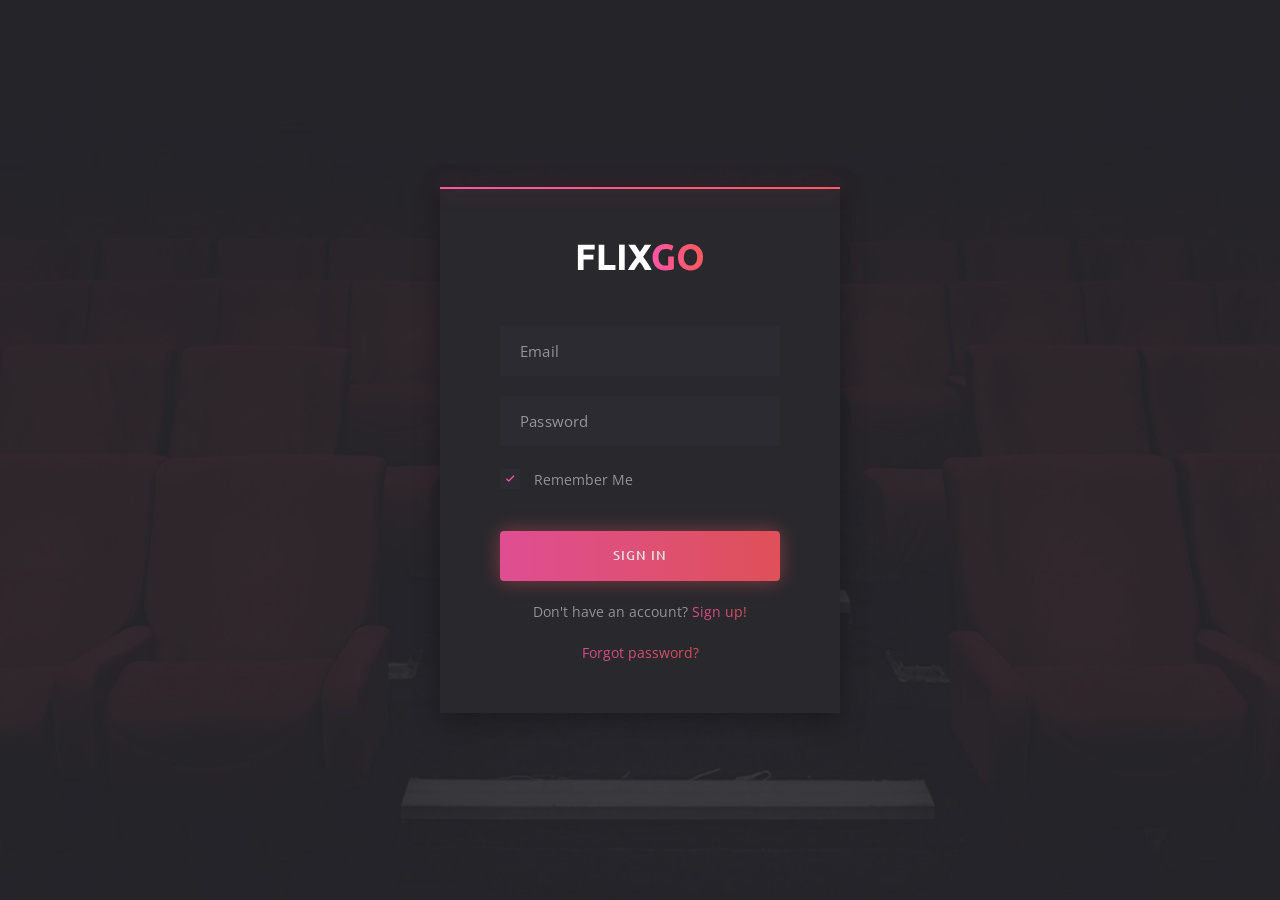
<file: FlixGo/signin.html>
<!DOCTYPE html>
<html lang="en">

<head>
	<meta charset="utf-8">
	<meta name="viewport" content="width=device-width, initial-scale=1, shrink-to-fit=no">

	<!-- Font -->
	<link href="https://fonts.googleapis.com/css?family=Open+Sans:400,600%7CUbuntu:300,400,500,700" rel="stylesheet"> 

	<!-- CSS -->
	<link rel="stylesheet" href="css/bootstrap-reboot.min.css">
	<link rel="stylesheet" href="css/bootstrap-grid.min.css">
	<link rel="stylesheet" href="css/owl.carousel.min.css">
	<link rel="stylesheet" href="css/jquery.mCustomScrollbar.min.css">
	<link rel="stylesheet" href="css/nouislider.min.css">
	<link rel="stylesheet" href="css/ionicons.min.css">
	<link rel="stylesheet" href="css/plyr.css">
	<link rel="stylesheet" href="css/photoswipe.css">
	<link rel="stylesheet" href="css/default-skin.css">
	<link rel="stylesheet" href="css/main.css">

	<!-- Favicons -->
	<link rel="icon" type="image/png" href="icon/favicon-32x32.png" sizes="32x32">
	<link rel="apple-touch-icon" href="icon/favicon-32x32.png">
	<link rel="apple-touch-icon" sizes="72x72" href="icon/apple-touch-icon-72x72.png">
	<link rel="apple-touch-icon" sizes="114x114" href="icon/apple-touch-icon-114x114.png">
	<link rel="apple-touch-icon" sizes="144x144" href="icon/apple-touch-icon-144x144.png">

	<meta name="description" content="">
	<meta name="keywords" content="">
	<meta name="author" content="Dmitry Volkov">
	<title>FlixGo – Online Movies</title>

</head>
<body class="body">

	<div class="sign section--bg" data-bg="img/section/section.jpg">
		<div class="container">
			<div class="row">
				<div class="col-12">
					<div class="sign__content">
						<!-- authorization form -->
						<form action="#" class="sign__form">
							<a href="index.php" class="sign__logo">
								<img src="img/logo.svg" alt="">
							</a>

							<div class="sign__group">
								<input type="text" class="sign__input" placeholder="Email">
							</div>

							<div class="sign__group">
								<input type="password" class="sign__input" placeholder="Password">
							</div>

							<div class="sign__group sign__group--checkbox">
								<input id="remember" name="remember" type="checkbox" checked="checked">
								<label for="remember">Remember Me</label>
							</div>
							
							<button class="sign__btn" type="button">Sign in</button>

							<span class="sign__text">Don't have an account? <a href="signup.html">Sign up!</a></span>

							<span class="sign__text"><a href="#">Forgot password?</a></span>
						</form>
						<!-- end authorization form -->
					</div>
				</div>
			</div>
		</div>
	</div>

	<!-- JS -->
	<script src="js/jquery-3.3.1.min.js"></script>
	<script src="js/bootstrap.bundle.min.js"></script>
	<script src="js/owl.carousel.min.js"></script>
	<script src="js/jquery.mousewheel.min.js"></script>
	<script src="js/jquery.mCustomScrollbar.min.js"></script>
	<script src="js/wNumb.js"></script>
	<script src="js/nouislider.min.js"></script>
	<script src="js/plyr.min.js"></script>
	<script src="js/jquery.morelines.min.js"></script>
	<script src="js/photoswipe.min.js"></script>
	<script src="js/photoswipe-ui-default.min.js"></script>
	<script src="js/main.js"></script>
</body>

</html>
</file>
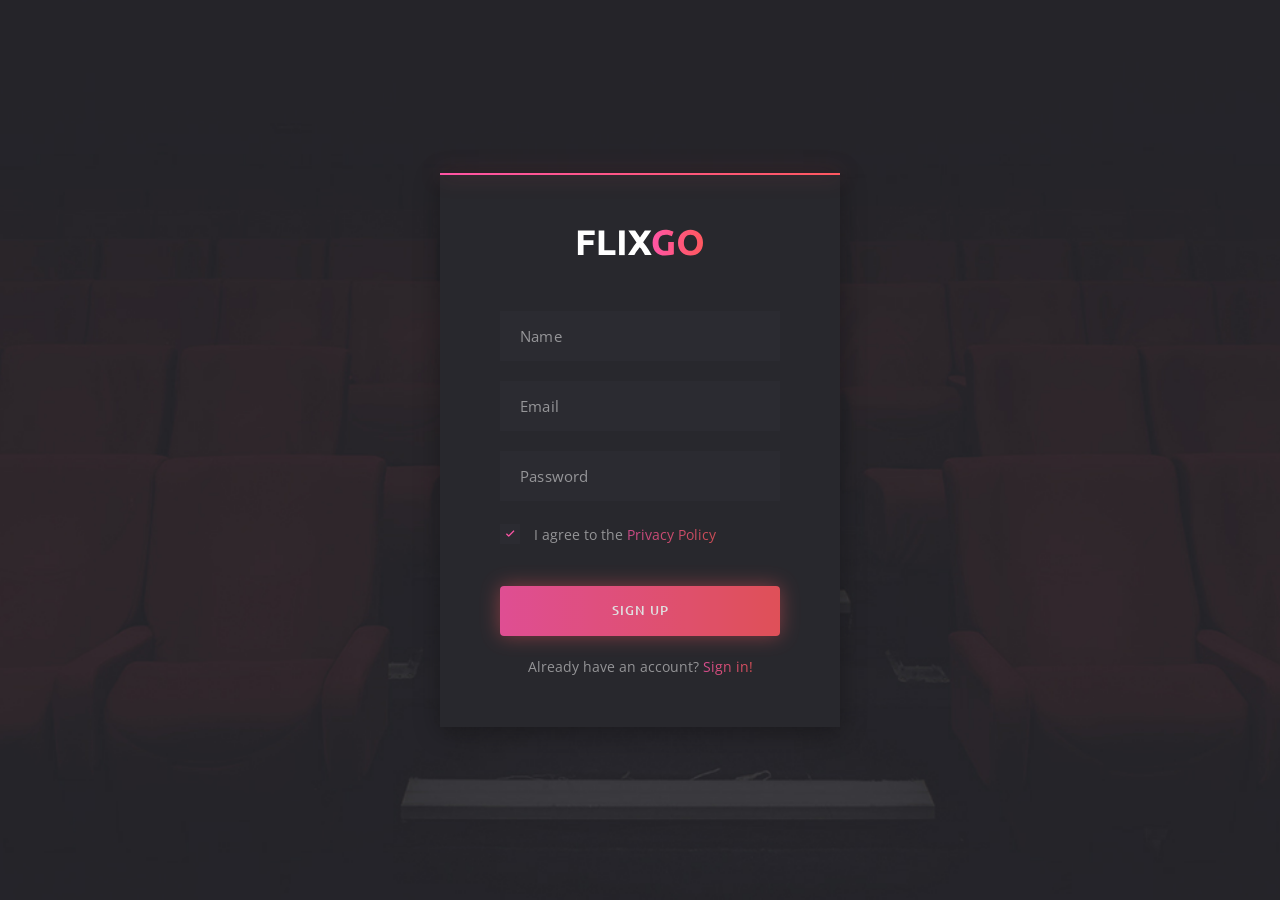
<file: FlixGo/signup.html>
<!DOCTYPE html>
<html lang="en">

<head>
	<meta charset="utf-8">
	<meta name="viewport" content="width=device-width, initial-scale=1, shrink-to-fit=no">

	<!-- Font -->
	<link href="https://fonts.googleapis.com/css?family=Open+Sans:400,600%7CUbuntu:300,400,500,700" rel="stylesheet"> 

	<!-- CSS -->
	<link rel="stylesheet" href="css/bootstrap-reboot.min.css">
	<link rel="stylesheet" href="css/bootstrap-grid.min.css">
	<link rel="stylesheet" href="css/owl.carousel.min.css">
	<link rel="stylesheet" href="css/jquery.mCustomScrollbar.min.css">
	<link rel="stylesheet" href="css/nouislider.min.css">
	<link rel="stylesheet" href="css/ionicons.min.css">
	<link rel="stylesheet" href="css/plyr.css">
	<link rel="stylesheet" href="css/photoswipe.css">
	<link rel="stylesheet" href="css/default-skin.css">
	<link rel="stylesheet" href="css/main.css">

	<!-- Favicons -->
	<link rel="icon" type="image/png" href="icon/favicon-32x32.png" sizes="32x32">
	<link rel="apple-touch-icon" href="icon/favicon-32x32.png">
	<link rel="apple-touch-icon" sizes="72x72" href="icon/apple-touch-icon-72x72.png">
	<link rel="apple-touch-icon" sizes="114x114" href="icon/apple-touch-icon-114x114.png">
	<link rel="apple-touch-icon" sizes="144x144" href="icon/apple-touch-icon-144x144.png">

	<meta name="description" content="">
	<meta name="keywords" content="">
	<meta name="author" content="Dmitry Volkov">
	<title>FlixGo – Online Movies</title>

</head>
<body class="body">

	<div class="sign section--bg" data-bg="img/section/section.jpg">
		<div class="container">
			<div class="row">
				<div class="col-12">
					<div class="sign__content">
						<!-- registration form -->
						<form action="#" class="sign__form">
							<a href="index.php" class="sign__logo">
								<img src="img/logo.svg" alt="">
							</a>

							<div class="sign__group">
								<input type="text" class="sign__input" placeholder="Name">
							</div>

							<div class="sign__group">
								<input type="text" class="sign__input" placeholder="Email">
							</div>

							<div class="sign__group">
								<input type="password" class="sign__input" placeholder="Password">
							</div>

							<div class="sign__group sign__group--checkbox">
								<input id="remember" name="remember" type="checkbox" checked="checked">
								<label for="remember">I agree to the <a href="#">Privacy Policy</a></label>
							</div>
							
							<button class="sign__btn" type="button">Sign up</button>

							<span class="sign__text">Already have an account? <a href="signin.html">Sign in!</a></span>
						</form>
						<!-- registration form -->
					</div>
				</div>
			</div>
		</div>
	</div>

	<!-- JS -->
	<script src="js/jquery-3.3.1.min.js"></script>
	<script src="js/bootstrap.bundle.min.js"></script>
	<script src="js/owl.carousel.min.js"></script>
	<script src="js/jquery.mousewheel.min.js"></script>
	<script src="js/jquery.mCustomScrollbar.min.js"></script>
	<script src="js/wNumb.js"></script>
	<script src="js/nouislider.min.js"></script>
	<script src="js/plyr.min.js"></script>
	<script src="js/jquery.morelines.min.js"></script>
	<script src="js/photoswipe.min.js"></script>
	<script src="js/photoswipe-ui-default.min.js"></script>
	<script src="js/main.js"></script>
</body>

</html>
</file>
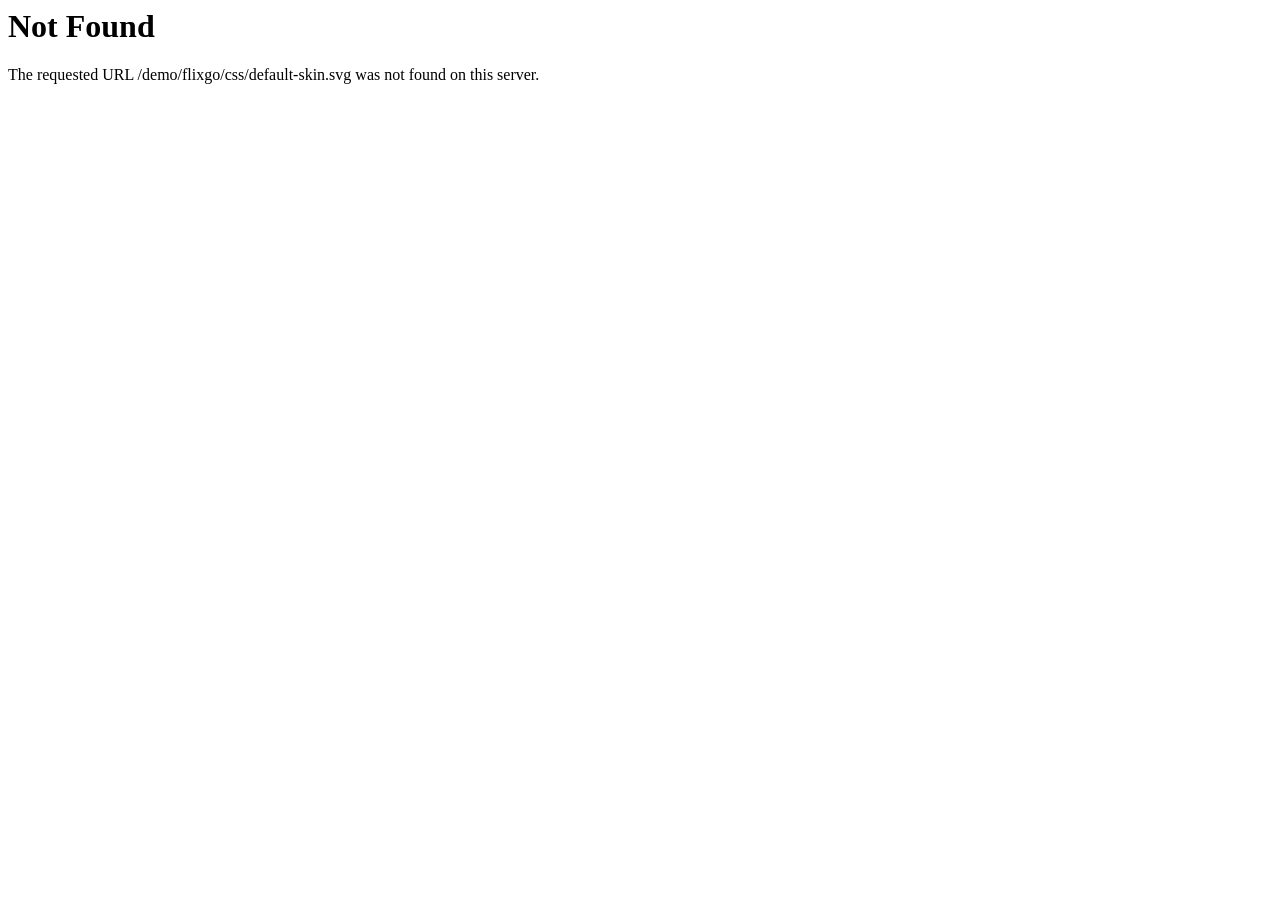
<file: FlixGo/css/default-skin-2.html>
<!DOCTYPE HTML PUBLIC "-//IETF//DTD HTML 2.0//EN">
<html><head>
<title>404 Not Found</title>
</head><body>
<h1>Not Found</h1>
<p>The requested URL /demo/flixgo/css/default-skin.svg was not found on this server.</p>
</body></html>
</file>
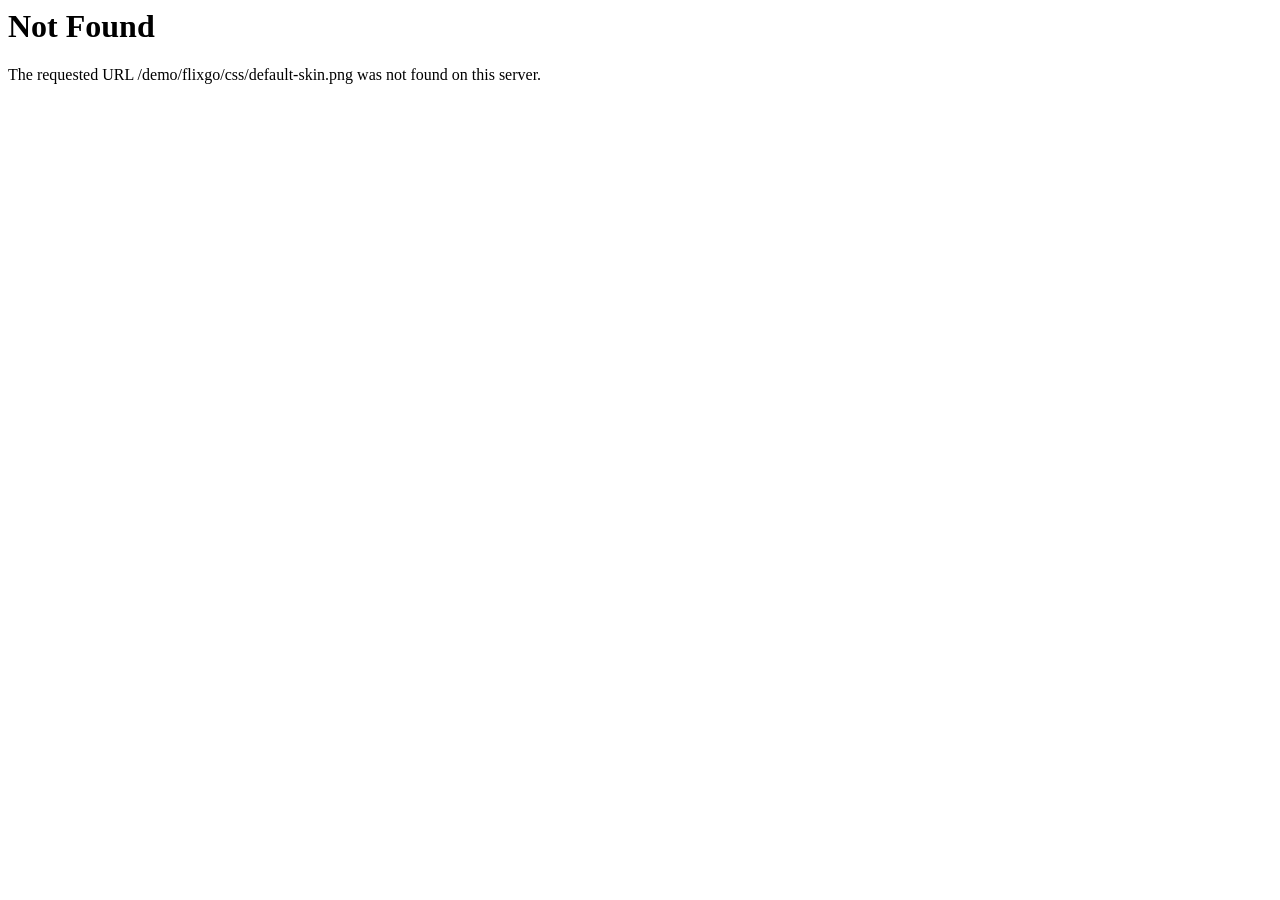
<file: FlixGo/css/default-skin.html>
<!DOCTYPE HTML PUBLIC "-//IETF//DTD HTML 2.0//EN">
<html><head>
<title>404 Not Found</title>
</head><body>
<h1>Not Found</h1>
<p>The requested URL /demo/flixgo/css/default-skin.png was not found on this server.</p>
</body></html>
</file>
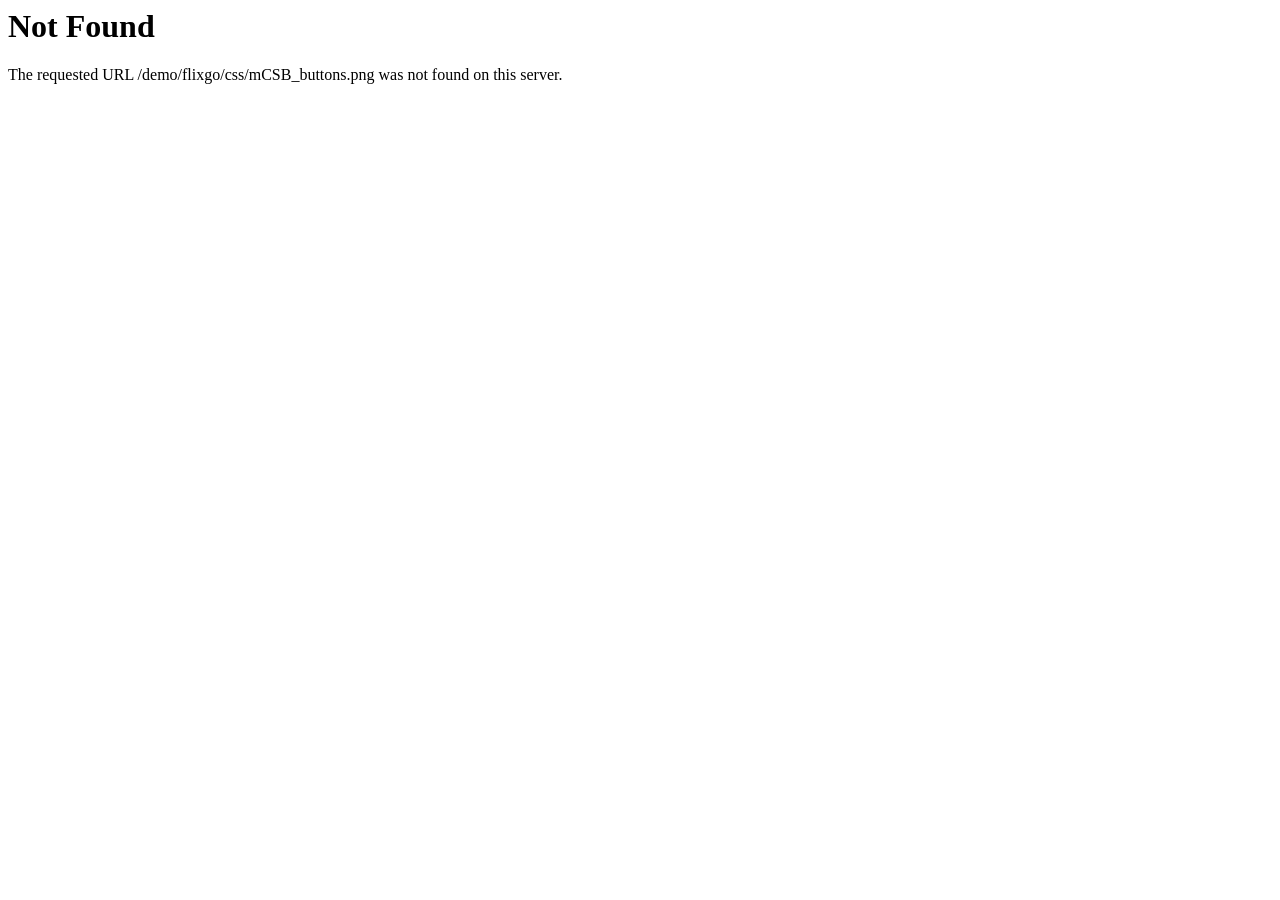
<file: FlixGo/css/mCSB_buttons.html>
<!DOCTYPE HTML PUBLIC "-//IETF//DTD HTML 2.0//EN">
<html><head>
<title>404 Not Found</title>
</head><body>
<h1>Not Found</h1>
<p>The requested URL /demo/flixgo/css/mCSB_buttons.png was not found on this server.</p>
</body></html>
</file>
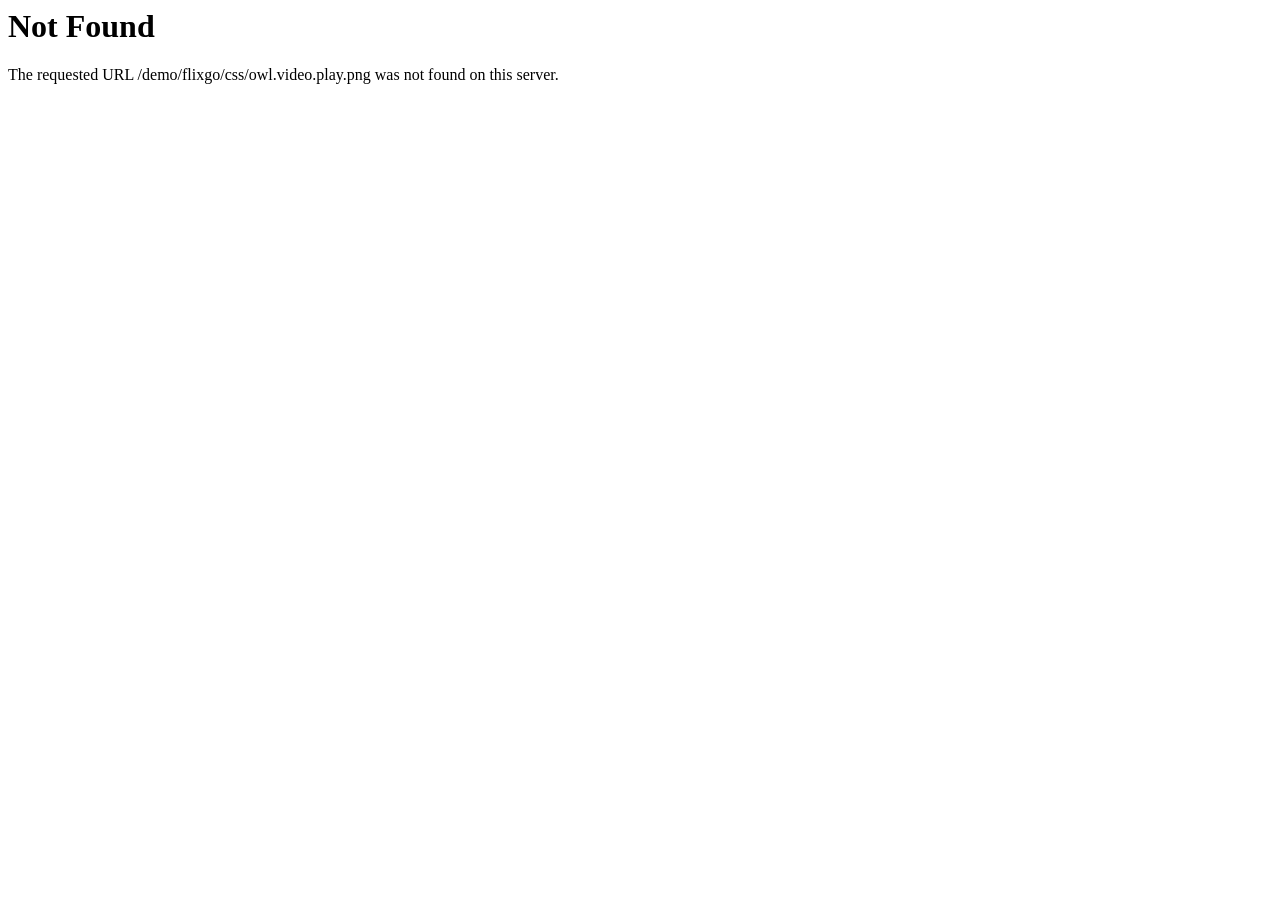
<file: FlixGo/css/owl.video.play.html>
<!DOCTYPE HTML PUBLIC "-//IETF//DTD HTML 2.0//EN">
<html><head>
<title>404 Not Found</title>
</head><body>
<h1>Not Found</h1>
<p>The requested URL /demo/flixgo/css/owl.video.play.png was not found on this server.</p>
</body></html>
</file>
<file: FlixGo/css/plyr.css>
@keyframes plyr-progress{to{background-position:25px 0}}@keyframes plyr-popup{0%{opacity:.5;transform:translateY(10px)}to{opacity:1;transform:translateY(0)}}@keyframes plyr-fade-in{from{opacity:0}to{opacity:1}}.plyr{-moz-osx-font-smoothing:grayscale;-webkit-font-smoothing:antialiased;direction:ltr;font-family:Avenir,"Avenir Next","Helvetica Neue","Segoe UI",Helvetica,Arial,sans-serif;font-variant-numeric:tabular-nums;font-weight:500;line-height:1.7;max-width:100%;min-width:200px;position:relative;text-shadow:none;transition:box-shadow .3s ease}.plyr audio,.plyr video{border-radius:inherit;height:auto;vertical-align:middle;width:100%}.plyr button{font:inherit;line-height:inherit;width:auto}.plyr:focus{outline:0}.plyr--full-ui{box-sizing:border-box}.plyr--full-ui *,.plyr--full-ui ::after,.plyr--full-ui ::before{box-sizing:inherit}.plyr--full-ui a,.plyr--full-ui button,.plyr--full-ui input,.plyr--full-ui label{touch-action:manipulation}.plyr__badge{background:#4f5b5f;border-radius:2px;color:#fff;font-size:9px;line-height:1;padding:3px 4px}.plyr--full-ui ::-webkit-media-text-track-container{display:none}.plyr__captions{animation:plyr-fade-in .3s ease;bottom:0;color:#fff;display:none;font-size:14px;left:0;padding:10px;position:absolute;text-align:center;transition:transform .4s ease-in-out;width:100%}.plyr__captions .plyr__caption{background:rgba(0,0,0,.8);border-radius:2px;-webkit-box-decoration-break:clone;box-decoration-break:clone;line-height:185%;padding:.2em .5em;white-space:pre-wrap}.plyr__captions .plyr__caption div{display:inline}.plyr__captions span:empty{display:none}@media (min-width:480px){.plyr__captions{font-size:16px;padding:20px}}@media (min-width:768px){.plyr__captions{font-size:18px}}.plyr--captions-active .plyr__captions{display:block}.plyr:not(.plyr--hide-controls) .plyr__controls:not(:empty)~.plyr__captions{transform:translateY(-40px)}.plyr__control{background:0 0;border:0;border-radius:3px;color:inherit;cursor:pointer;flex-shrink:0;overflow:visible;padding:7px;position:relative;transition:all .3s ease}.plyr__control svg{display:block;fill:currentColor;height:18px;pointer-events:none;width:18px}.plyr__control:focus{outline:0}.plyr__control.plyr__tab-focus{box-shadow:0 0 0 5px rgba(26,175,255,.5);outline:0}.plyr__control.plyr__control--pressed .icon--not-pressed,.plyr__control.plyr__control--pressed .label--not-pressed,.plyr__control:not(.plyr__control--pressed) .icon--pressed,.plyr__control:not(.plyr__control--pressed) .label--pressed{display:none}.plyr--audio .plyr__control.plyr__tab-focus,.plyr--audio .plyr__control:hover,.plyr--audio .plyr__control[aria-expanded=true]{background:#1aafff;color:#fff}.plyr--video .plyr__control svg{filter:drop-shadow(0 1px 1px rgba(0, 0, 0, .15))}.plyr--video .plyr__control.plyr__tab-focus,.plyr--video .plyr__control:hover,.plyr--video .plyr__control[aria-expanded=true]{background:#1aafff;color:#fff}.plyr__control--overlaid{background:rgba(26,175,255,.8);border:0;border-radius:100%;box-shadow:0 1px 1px rgba(0,0,0,.15);color:#fff;display:none;left:50%;padding:15px;position:absolute;top:50%;transform:translate(-50%,-50%);z-index:2}.plyr__control--overlaid svg{height:20px;left:2px;position:relative;width:20px}.plyr__control--overlaid:focus,.plyr__control--overlaid:hover{background:#1aafff}.plyr--playing .plyr__control--overlaid{opacity:0;visibility:hidden}.plyr--full-ui.plyr--video .plyr__control--overlaid{display:block}.plyr--full-ui ::-webkit-media-controls{display:none}.plyr__controls{align-items:center;display:flex;justify-content:flex-end;text-align:center}.plyr__controls .plyr__menu,.plyr__controls .plyr__progress,.plyr__controls .plyr__time,.plyr__controls .plyr__volume,.plyr__controls>.plyr__control{margin-left:5px}.plyr__controls .plyr__menu+.plyr__control,.plyr__controls .plyr__progress+.plyr__control,.plyr__controls>.plyr__control+.plyr__control,.plyr__controls>.plyr__control+.plyr__menu{margin-left:2px}.plyr__controls>.plyr__control:first-child,.plyr__controls>.plyr__control:first-child+[data-plyr=pause]{margin-left:0;margin-right:auto}.plyr__controls:empty{display:none}@media (min-width:480px){.plyr__controls .plyr__menu,.plyr__controls .plyr__progress,.plyr__controls .plyr__time,.plyr__controls .plyr__volume,.plyr__controls>.plyr__control{margin-left:10px}}.plyr--audio .plyr__controls{background:#fff;border-radius:inherit;color:#4f5b5f;padding:10px}.plyr--video .plyr__controls{background:linear-gradient(rgba(0,0,0,0),rgba(0,0,0,.7));border-bottom-left-radius:inherit;border-bottom-right-radius:inherit;bottom:0;color:#fff;left:0;padding:20px 5px 5px;position:absolute;right:0;transition:opacity .4s ease-in-out,transform .4s ease-in-out;z-index:3}@media (min-width:480px){.plyr--video .plyr__controls{padding:35px 10px 10px}}.plyr--video.plyr--hide-controls .plyr__controls{opacity:0;pointer-events:none;transform:translateY(100%)}.plyr [data-plyr=airplay],.plyr [data-plyr=captions],.plyr [data-plyr=fullscreen],.plyr [data-plyr=pip]{display:none}.plyr--airplay-supported [data-plyr=airplay],.plyr--captions-enabled [data-plyr=captions],.plyr--fullscreen-enabled [data-plyr=fullscreen],.plyr--pip-supported [data-plyr=pip]{display:inline-block}.plyr__video-embed{height:0;padding-bottom:56.25%;position:relative}.plyr__video-embed iframe{border:0;height:100%;left:0;position:absolute;top:0;-webkit-user-select:none;-moz-user-select:none;-ms-user-select:none;user-select:none;width:100%}.plyr--full-ui .plyr__video-embed>.plyr__video-embed__container{padding-bottom:240%;position:relative;transform:translateY(-38.28125%)}.plyr__menu{display:flex;position:relative}.plyr__menu .plyr__control svg{transition:transform .3s ease}.plyr__menu .plyr__control[aria-expanded=true] svg{transform:rotate(90deg)}.plyr__menu .plyr__control[aria-expanded=true] .plyr__tooltip{display:none}.plyr__menu__container{animation:plyr-popup .2s ease;background:rgba(255,255,255,.9);border-radius:4px;bottom:100%;box-shadow:0 1px 2px rgba(0,0,0,.15);color:#4f5b5f;font-size:16px;margin-bottom:10px;position:absolute;right:-3px;text-align:left;white-space:nowrap;z-index:3}.plyr__menu__container>div{overflow:hidden;transition:height .35s cubic-bezier(.4,0,.2,1),width .35s cubic-bezier(.4,0,.2,1)}.plyr__menu__container::after{border:4px solid transparent;border-top-color:rgba(255,255,255,.9);content:'';height:0;position:absolute;right:15px;top:100%;width:0}.plyr__menu__container [role=menu]{padding:7px}.plyr__menu__container [role=menuitem],.plyr__menu__container [role=menuitemradio]{margin-top:2px}.plyr__menu__container [role=menuitem]:first-child,.plyr__menu__container [role=menuitemradio]:first-child{margin-top:0}.plyr__menu__container .plyr__control{align-items:center;color:#4f5b5f;display:flex;font-size:14px;padding:4px 11px;-webkit-user-select:none;-moz-user-select:none;-ms-user-select:none;user-select:none;width:100%}.plyr__menu__container .plyr__control>span{align-items:inherit;display:flex;width:100%}.plyr__menu__container .plyr__control::after{border:4px solid transparent;content:'';position:absolute;top:50%;transform:translateY(-50%)}.plyr__menu__container .plyr__control--forward{padding-right:28px}.plyr__menu__container .plyr__control--forward::after{border-left-color:rgba(79,91,95,.8);right:5px}.plyr__menu__container .plyr__control--forward.plyr__tab-focus::after,.plyr__menu__container .plyr__control--forward:hover::after{border-left-color:currentColor}.plyr__menu__container .plyr__control--back{font-weight:500;margin:7px;margin-bottom:3px;padding-left:28px;position:relative;width:calc(100% - 14px)}.plyr__menu__container .plyr__control--back::after{border-right-color:rgba(79,91,95,.8);left:7px}.plyr__menu__container .plyr__control--back::before{background:#b7c5cd;box-shadow:0 1px 0 #fff;content:'';height:1px;left:0;margin-top:4px;overflow:hidden;position:absolute;right:0;top:100%}.plyr__menu__container .plyr__control--back.plyr__tab-focus::after,.plyr__menu__container .plyr__control--back:hover::after{border-right-color:currentColor}.plyr__menu__container .plyr__control[role=menuitemradio]{padding-left:7px}.plyr__menu__container .plyr__control[role=menuitemradio]::after,.plyr__menu__container .plyr__control[role=menuitemradio]::before{border-radius:100%}.plyr__menu__container .plyr__control[role=menuitemradio]::before{background:rgba(0,0,0,.1);content:'';display:block;flex-shrink:0;height:16px;margin-right:10px;transition:all .3s ease;width:16px}.plyr__menu__container .plyr__control[role=menuitemradio]::after{background:#fff;border:0;height:6px;left:12px;opacity:0;top:50%;transform:translateY(-50%) scale(0);transition:transform .3s ease,opacity .3s ease;width:6px}.plyr__menu__container .plyr__control[role=menuitemradio][aria-checked=true]::before{background:#1aafff}.plyr__menu__container .plyr__control[role=menuitemradio][aria-checked=true]::after{opacity:1;transform:translateY(-50%) scale(1)}.plyr__menu__container .plyr__control[role=menuitemradio].plyr__tab-focus::before,.plyr__menu__container .plyr__control[role=menuitemradio]:hover::before{background:rgba(0,0,0,.1)}.plyr__menu__container .plyr__menu__value{align-items:center;display:flex;margin-left:auto;margin-right:-5px;overflow:hidden;padding-left:25px;pointer-events:none}.plyr--full-ui input[type=range]{-webkit-appearance:none;background:0 0;border:0;border-radius:28px;color:#1aafff;display:block;height:20px;margin:0;padding:0;transition:box-shadow .3s ease;width:100%}.plyr--full-ui input[type=range]::-webkit-slider-runnable-track{background:0 0;border:0;border-radius:3px;height:6px;transition:box-shadow .3s ease;-webkit-user-select:none;user-select:none;background-image:linear-gradient(to right,currentColor var(--value,0),transparent var(--value,0))}.plyr--full-ui input[type=range]::-webkit-slider-thumb{background:#fff;border:0;border-radius:100%;box-shadow:0 1px 1px rgba(0,0,0,.15),0 0 0 1px rgba(47,52,61,.2);height:14px;position:relative;transition:all .2s ease;width:14px;-webkit-appearance:none;margin-top:-4px}.plyr--full-ui input[type=range]::-moz-range-track{background:0 0;border:0;border-radius:3px;height:6px;transition:box-shadow .3s ease;-moz-user-select:none;user-select:none}.plyr--full-ui input[type=range]::-moz-range-thumb{background:#fff;border:0;border-radius:100%;box-shadow:0 1px 1px rgba(0,0,0,.15),0 0 0 1px rgba(47,52,61,.2);height:14px;position:relative;transition:all .2s ease;width:14px}.plyr--full-ui input[type=range]::-moz-range-progress{background:currentColor;border-radius:3px;height:6px}.plyr--full-ui input[type=range]::-ms-track{background:0 0;border:0;border-radius:3px;height:6px;transition:box-shadow .3s ease;-ms-user-select:none;user-select:none;color:transparent}.plyr--full-ui input[type=range]::-ms-fill-upper{background:0 0;border:0;border-radius:3px;height:6px;transition:box-shadow .3s ease;-ms-user-select:none;user-select:none}.plyr--full-ui input[type=range]::-ms-fill-lower{background:0 0;border:0;border-radius:3px;height:6px;transition:box-shadow .3s ease;-ms-user-select:none;user-select:none;background:currentColor}.plyr--full-ui input[type=range]::-ms-thumb{background:#fff;border:0;border-radius:100%;box-shadow:0 1px 1px rgba(0,0,0,.15),0 0 0 1px rgba(47,52,61,.2);height:14px;position:relative;transition:all .2s ease;width:14px;margin-top:0}.plyr--full-ui input[type=range]::-ms-tooltip{display:none}.plyr--full-ui input[type=range]:focus{outline:0}.plyr--full-ui input[type=range]::-moz-focus-outer{border:0}.plyr--full-ui input[type=range].plyr__tab-focus::-webkit-slider-runnable-track{box-shadow:0 0 0 5px rgba(26,175,255,.5);outline:0}.plyr--full-ui input[type=range].plyr__tab-focus::-moz-range-track{box-shadow:0 0 0 5px rgba(26,175,255,.5);outline:0}.plyr--full-ui input[type=range].plyr__tab-focus::-ms-track{box-shadow:0 0 0 5px rgba(26,175,255,.5);outline:0}.plyr--full-ui.plyr--video input[type=range]::-webkit-slider-runnable-track{background-color:rgba(255,255,255,.25)}.plyr--full-ui.plyr--video input[type=range]::-moz-range-track{background-color:rgba(255,255,255,.25)}.plyr--full-ui.plyr--video input[type=range]::-ms-track{background-color:rgba(255,255,255,.25)}.plyr--full-ui.plyr--video input[type=range]:active::-webkit-slider-thumb{box-shadow:0 1px 1px rgba(0,0,0,.15),0 0 0 1px rgba(47,52,61,.2),0 0 0 3px rgba(255,255,255,.5)}.plyr--full-ui.plyr--video input[type=range]:active::-moz-range-thumb{box-shadow:0 1px 1px rgba(0,0,0,.15),0 0 0 1px rgba(47,52,61,.2),0 0 0 3px rgba(255,255,255,.5)}.plyr--full-ui.plyr--video input[type=range]:active::-ms-thumb{box-shadow:0 1px 1px rgba(0,0,0,.15),0 0 0 1px rgba(47,52,61,.2),0 0 0 3px rgba(255,255,255,.5)}.plyr--full-ui.plyr--audio input[type=range]::-webkit-slider-runnable-track{background-color:rgba(183,197,205,.66)}.plyr--full-ui.plyr--audio input[type=range]::-moz-range-track{background-color:rgba(183,197,205,.66)}.plyr--full-ui.plyr--audio input[type=range]::-ms-track{background-color:rgba(183,197,205,.66)}.plyr--full-ui.plyr--audio input[type=range]:active::-webkit-slider-thumb{box-shadow:0 1px 1px rgba(0,0,0,.15),0 0 0 1px rgba(47,52,61,.2),0 0 0 3px rgba(0,0,0,.1)}.plyr--full-ui.plyr--audio input[type=range]:active::-moz-range-thumb{box-shadow:0 1px 1px rgba(0,0,0,.15),0 0 0 1px rgba(47,52,61,.2),0 0 0 3px rgba(0,0,0,.1)}.plyr--full-ui.plyr--audio input[type=range]:active::-ms-thumb{box-shadow:0 1px 1px rgba(0,0,0,.15),0 0 0 1px rgba(47,52,61,.2),0 0 0 3px rgba(0,0,0,.1)}.plyr__poster{background-color:#000;background-position:50% 50%;background-repeat:no-repeat;background-size:contain;height:100%;left:0;opacity:0;position:absolute;top:0;transition:opacity .2s ease;width:100%;z-index:1}.plyr--stopped.plyr__poster-enabled .plyr__poster{opacity:1}.plyr__time{font-size:14px}.plyr__time+.plyr__time::before{content:'\2044';margin-right:10px}@media (max-width:767px){.plyr__time+.plyr__time{display:none}}.plyr--video .plyr__time{text-shadow:0 1px 1px rgba(0,0,0,.15)}.plyr__tooltip{background:rgba(255,255,255,.9);border-radius:3px;bottom:100%;box-shadow:0 1px 2px rgba(0,0,0,.15);color:#4f5b5f;font-size:14px;font-weight:500;left:50%;line-height:1.3;margin-bottom:10px;opacity:0;padding:5px 7.5px;pointer-events:none;position:absolute;transform:translate(-50%,10px) scale(.8);transform-origin:50% 100%;transition:transform .2s .1s ease,opacity .2s .1s ease;white-space:nowrap;z-index:2}.plyr__tooltip::before{border-left:4px solid transparent;border-right:4px solid transparent;border-top:4px solid rgba(255,255,255,.9);bottom:-4px;content:'';height:0;left:50%;position:absolute;transform:translateX(-50%);width:0;z-index:2}.plyr .plyr__control.plyr__tab-focus .plyr__tooltip,.plyr .plyr__control:hover .plyr__tooltip,.plyr__tooltip--visible{opacity:1;transform:translate(-50%,0) scale(1)}.plyr .plyr__control:hover .plyr__tooltip{z-index:3}.plyr__controls>.plyr__control:first-child .plyr__tooltip,.plyr__controls>.plyr__control:first-child+.plyr__control .plyr__tooltip{left:0;transform:translate(0,10px) scale(.8);transform-origin:0 100%}.plyr__controls>.plyr__control:first-child .plyr__tooltip::before,.plyr__controls>.plyr__control:first-child+.plyr__control .plyr__tooltip::before{left:16px}.plyr__controls>.plyr__control:last-child .plyr__tooltip{left:auto;right:0;transform:translate(0,10px) scale(.8);transform-origin:100% 100%}.plyr__controls>.plyr__control:last-child .plyr__tooltip::before{left:auto;right:16px;transform:translateX(50%)}.plyr__controls>.plyr__control:first-child .plyr__tooltip--visible,.plyr__controls>.plyr__control:first-child+.plyr__control .plyr__tooltip--visible,.plyr__controls>.plyr__control:first-child+.plyr__control.plyr__tab-focus .plyr__tooltip,.plyr__controls>.plyr__control:first-child+.plyr__control:hover .plyr__tooltip,.plyr__controls>.plyr__control:first-child.plyr__tab-focus .plyr__tooltip,.plyr__controls>.plyr__control:first-child:hover .plyr__tooltip,.plyr__controls>.plyr__control:last-child .plyr__tooltip--visible,.plyr__controls>.plyr__control:last-child.plyr__tab-focus .plyr__tooltip,.plyr__controls>.plyr__control:last-child:hover .plyr__tooltip{transform:translate(0,0) scale(1)}.plyr--video{background:#000;overflow:hidden}.plyr--video.plyr--menu-open{overflow:visible}.plyr__video-wrapper{background:#000;border-radius:inherit;overflow:hidden;position:relative;z-index:0}.plyr__progress{flex:1;left:7px;margin-right:14px;position:relative}.plyr__progress input[type=range],.plyr__progress__buffer{margin-left:-7px;margin-right:-7px;width:calc(100% + 14px)}.plyr__progress input[type=range]{position:relative;z-index:2}.plyr__progress .plyr__tooltip{font-size:14px;left:0}.plyr__progress__buffer{-webkit-appearance:none;background:0 0;border:0;border-radius:100px;height:6px;left:0;margin-top:-3px;padding:0;position:absolute;top:50%}.plyr__progress__buffer::-webkit-progress-bar{background:0 0;transition:width .2s ease}.plyr__progress__buffer::-webkit-progress-value{background:currentColor;border-radius:100px;min-width:6px}.plyr__progress__buffer::-moz-progress-bar{background:currentColor;border-radius:100px;min-width:6px;transition:width .2s ease}.plyr__progress__buffer::-ms-fill{border-radius:100px;transition:width .2s ease}.plyr--video .plyr__progress__buffer{box-shadow:0 1px 1px rgba(0,0,0,.15);color:rgba(255,255,255,.25)}.plyr--audio .plyr__progress__buffer{color:rgba(183,197,205,.66)}.plyr--loading .plyr__progress__buffer{animation:plyr-progress 1s linear infinite;background-image:linear-gradient(-45deg,rgba(47,52,61,.6) 25%,transparent 25%,transparent 50%,rgba(47,52,61,.6) 50%,rgba(47,52,61,.6) 75%,transparent 75%,transparent);background-repeat:repeat-x;background-size:25px 25px;color:transparent}.plyr--video.plyr--loading .plyr__progress__buffer{background-color:rgba(255,255,255,.25)}.plyr--audio.plyr--loading .plyr__progress__buffer{background-color:rgba(183,197,205,.66)}.plyr__volume{align-items:center;display:flex;flex:1;position:relative}.plyr__volume input[type=range]{margin-left:5px;position:relative;z-index:2}@media (min-width:480px){.plyr__volume{max-width:90px}}@media (min-width:768px){.plyr__volume{max-width:110px}}.plyr--is-ios .plyr__volume{display:none!important}.plyr--is-ios.plyr--vimeo [data-plyr=mute]{display:none!important}.plyr:-webkit-full-screen{background:#000;border-radius:0!important;height:100%;margin:0;width:100%}.plyr:-moz-full-screen{background:#000;border-radius:0!important;height:100%;margin:0;width:100%}.plyr:-ms-fullscreen{background:#000;border-radius:0!important;height:100%;margin:0;width:100%}.plyr:fullscreen{background:#000;border-radius:0!important;height:100%;margin:0;width:100%}.plyr:-webkit-full-screen video{height:100%}.plyr:-moz-full-screen video{height:100%}.plyr:-ms-fullscreen video{height:100%}.plyr:fullscreen video{height:100%}.plyr:-webkit-full-screen .plyr__video-wrapper{height:100%;width:100%}.plyr:-moz-full-screen .plyr__video-wrapper{height:100%;width:100%}.plyr:-ms-fullscreen .plyr__video-wrapper{height:100%;width:100%}.plyr:fullscreen .plyr__video-wrapper{height:100%;width:100%}.plyr:-webkit-full-screen .plyr__video-embed{overflow:visible}.plyr:-moz-full-screen .plyr__video-embed{overflow:visible}.plyr:-ms-fullscreen .plyr__video-embed{overflow:visible}.plyr:fullscreen .plyr__video-embed{overflow:visible}.plyr:-webkit-full-screen.plyr--vimeo .plyr__video-wrapper{height:0;top:50%;transform:translateY(-50%)}.plyr:-moz-full-screen.plyr--vimeo .plyr__video-wrapper{height:0;top:50%;transform:translateY(-50%)}.plyr:-ms-fullscreen.plyr--vimeo .plyr__video-wrapper{height:0;top:50%;transform:translateY(-50%)}.plyr:fullscreen.plyr--vimeo .plyr__video-wrapper{height:0;top:50%;transform:translateY(-50%)}.plyr:-webkit-full-screen .plyr__control .icon--exit-fullscreen{display:block}.plyr:-moz-full-screen .plyr__control .icon--exit-fullscreen{display:block}.plyr:-ms-fullscreen .plyr__control .icon--exit-fullscreen{display:block}.plyr:fullscreen .plyr__control .icon--exit-fullscreen{display:block}.plyr:-webkit-full-screen .plyr__control .icon--exit-fullscreen+svg{display:none}.plyr:-moz-full-screen .plyr__control .icon--exit-fullscreen+svg{display:none}.plyr:-ms-fullscreen .plyr__control .icon--exit-fullscreen+svg{display:none}.plyr:fullscreen .plyr__control .icon--exit-fullscreen+svg{display:none}.plyr:-webkit-full-screen.plyr--hide-controls{cursor:none}.plyr:-moz-full-screen.plyr--hide-controls{cursor:none}.plyr:-ms-fullscreen.plyr--hide-controls{cursor:none}.plyr:fullscreen.plyr--hide-controls{cursor:none}@media (min-width:1024px){.plyr:-webkit-full-screen .plyr__captions{font-size:21px}.plyr:-moz-full-screen .plyr__captions{font-size:21px}.plyr:-ms-fullscreen .plyr__captions{font-size:21px}.plyr:fullscreen .plyr__captions{font-size:21px}}.plyr:-webkit-full-screen{background:#000;border-radius:0!important;height:100%;margin:0;width:100%}.plyr:-webkit-full-screen video{height:100%}.plyr:-webkit-full-screen .plyr__video-wrapper{height:100%;width:100%}.plyr:-webkit-full-screen .plyr__video-embed{overflow:visible}.plyr:-webkit-full-screen.plyr--vimeo .plyr__video-wrapper{height:0;top:50%;transform:translateY(-50%)}.plyr:-webkit-full-screen .plyr__control .icon--exit-fullscreen{display:block}.plyr:-webkit-full-screen .plyr__control .icon--exit-fullscreen+svg{display:none}.plyr:-webkit-full-screen.plyr--hide-controls{cursor:none}@media (min-width:1024px){.plyr:-webkit-full-screen .plyr__captions{font-size:21px}}.plyr:-moz-full-screen{background:#000;border-radius:0!important;height:100%;margin:0;width:100%}.plyr:-moz-full-screen video{height:100%}.plyr:-moz-full-screen .plyr__video-wrapper{height:100%;width:100%}.plyr:-moz-full-screen .plyr__video-embed{overflow:visible}.plyr:-moz-full-screen.plyr--vimeo .plyr__video-wrapper{height:0;top:50%;transform:translateY(-50%)}.plyr:-moz-full-screen .plyr__control .icon--exit-fullscreen{display:block}.plyr:-moz-full-screen .plyr__control .icon--exit-fullscreen+svg{display:none}.plyr:-moz-full-screen.plyr--hide-controls{cursor:none}@media (min-width:1024px){.plyr:-moz-full-screen .plyr__captions{font-size:21px}}.plyr:-ms-fullscreen{background:#000;border-radius:0!important;height:100%;margin:0;width:100%}.plyr:-ms-fullscreen video{height:100%}.plyr:-ms-fullscreen .plyr__video-wrapper{height:100%;width:100%}.plyr:-ms-fullscreen .plyr__video-embed{overflow:visible}.plyr:-ms-fullscreen.plyr--vimeo .plyr__video-wrapper{height:0;top:50%;transform:translateY(-50%)}.plyr:-ms-fullscreen .plyr__control .icon--exit-fullscreen{display:block}.plyr:-ms-fullscreen .plyr__control .icon--exit-fullscreen+svg{display:none}.plyr:-ms-fullscreen.plyr--hide-controls{cursor:none}@media (min-width:1024px){.plyr:-ms-fullscreen .plyr__captions{font-size:21px}}.plyr--fullscreen-fallback{background:#000;border-radius:0!important;height:100%;margin:0;width:100%;bottom:0;left:0;position:fixed;right:0;top:0;z-index:10000000}.plyr--fullscreen-fallback video{height:100%}.plyr--fullscreen-fallback .plyr__video-wrapper{height:100%;width:100%}.plyr--fullscreen-fallback .plyr__video-embed{overflow:visible}.plyr--fullscreen-fallback.plyr--vimeo .plyr__video-wrapper{height:0;top:50%;transform:translateY(-50%)}.plyr--fullscreen-fallback .plyr__control .icon--exit-fullscreen{display:block}.plyr--fullscreen-fallback .plyr__control .icon--exit-fullscreen+svg{display:none}.plyr--fullscreen-fallback.plyr--hide-controls{cursor:none}@media (min-width:1024px){.plyr--fullscreen-fallback .plyr__captions{font-size:21px}}.plyr__ads{border-radius:inherit;bottom:0;cursor:pointer;left:0;overflow:hidden;position:absolute;right:0;top:0;z-index:-1}.plyr__ads>div,.plyr__ads>div iframe{height:100%;position:absolute;width:100%}.plyr__ads::after{background:rgba(47,52,61,.8);border-radius:2px;bottom:10px;color:#fff;content:attr(data-badge-text);font-size:11px;padding:2px 6px;pointer-events:none;position:absolute;right:10px;z-index:3}.plyr__ads::after:empty{display:none}.plyr__cues{background:currentColor;display:block;height:6px;left:0;margin:-3px 0 0;opacity:.8;position:absolute;top:50%;width:3px;z-index:3}.plyr--no-transition{transition:none!important}.plyr__sr-only{clip:rect(1px,1px,1px,1px);overflow:hidden;border:0!important;height:1px!important;padding:0!important;position:absolute!important;width:1px!important}.plyr [hidden]{display:none!important}
</file>
<file: FlixGo/css/photoswipe.css>
/*! PhotoSwipe main CSS by Dmitry Semenov | photoswipe.com | MIT license */
/*
	Styles for basic PhotoSwipe functionality (sliding area, open/close transitions)
*/
/* pswp = photoswipe */
.pswp {
  display: none;
  position: absolute;
  width: 100%;
  height: 100%;
  left: 0;
  top: 0;
  overflow: hidden;
  -ms-touch-action: none;
  touch-action: none;
  z-index: 1500;
  -webkit-text-size-adjust: 100%;
  /* create separate layer, to avoid paint on window.onscroll in webkit/blink */
  -webkit-backface-visibility: hidden;
  outline: none; }
  .pswp * {
    -webkit-box-sizing: border-box;
            box-sizing: border-box; }
  .pswp img {
    max-width: none; }

/* style is added when JS option showHideOpacity is set to true */
.pswp--animate_opacity {
  /* 0.001, because opacity:0 doesn't trigger Paint action, which causes lag at start of transition */
  opacity: 0.001;
  will-change: opacity;
  /* for open/close transition */
  -webkit-transition: opacity 333ms cubic-bezier(0.4, 0, 0.22, 1);
          transition: opacity 333ms cubic-bezier(0.4, 0, 0.22, 1); }

.pswp--open {
  display: block; }

.pswp--zoom-allowed .pswp__img {
  /* autoprefixer: off */
  cursor: -webkit-zoom-in;
  cursor: -moz-zoom-in;
  cursor: zoom-in; }

.pswp--zoomed-in .pswp__img {
  /* autoprefixer: off */
  cursor: -webkit-grab;
  cursor: -moz-grab;
  cursor: grab; }

.pswp--dragging .pswp__img {
  /* autoprefixer: off */
  cursor: -webkit-grabbing;
  cursor: -moz-grabbing;
  cursor: grabbing; }

/*
	Background is added as a separate element.
	As animating opacity is much faster than animating rgba() background-color.
*/
.pswp__bg {
  position: absolute;
  left: 0;
  top: 0;
  width: 100%;
  height: 100%;
  background: #000;
  opacity: 0;
  -webkit-transform: translateZ(0);
          transform: translateZ(0);
  -webkit-backface-visibility: hidden;
  will-change: opacity; }

.pswp__scroll-wrap {
  position: absolute;
  left: 0;
  top: 0;
  width: 100%;
  height: 100%;
  overflow: hidden; }

.pswp__container,
.pswp__zoom-wrap {
  -ms-touch-action: none;
  touch-action: none;
  position: absolute;
  left: 0;
  right: 0;
  top: 0;
  bottom: 0; }

/* Prevent selection and tap highlights */
.pswp__container,
.pswp__img {
  -webkit-user-select: none;
  -moz-user-select: none;
  -ms-user-select: none;
      user-select: none;
  -webkit-tap-highlight-color: transparent;
  -webkit-touch-callout: none; }

.pswp__zoom-wrap {
  position: absolute;
  width: 100%;
  -webkit-transform-origin: left top;
  -ms-transform-origin: left top;
  transform-origin: left top;
  /* for open/close transition */
  -webkit-transition: -webkit-transform 333ms cubic-bezier(0.4, 0, 0.22, 1);
          transition: transform 333ms cubic-bezier(0.4, 0, 0.22, 1); }

.pswp__bg {
  will-change: opacity;
  /* for open/close transition */
  -webkit-transition: opacity 333ms cubic-bezier(0.4, 0, 0.22, 1);
          transition: opacity 333ms cubic-bezier(0.4, 0, 0.22, 1); }

.pswp--animated-in .pswp__bg,
.pswp--animated-in .pswp__zoom-wrap {
  -webkit-transition: none;
  transition: none; }

.pswp__container,
.pswp__zoom-wrap {
  -webkit-backface-visibility: hidden; }

.pswp__item {
  position: absolute;
  left: 0;
  right: 0;
  top: 0;
  bottom: 0;
  overflow: hidden; }

.pswp__img {
  position: absolute;
  width: auto;
  height: auto;
  top: 0;
  left: 0; }

/*
	stretched thumbnail or div placeholder element (see below)
	style is added to avoid flickering in webkit/blink when layers overlap
*/
.pswp__img--placeholder {
  -webkit-backface-visibility: hidden; }

/*
	div element that matches size of large image
	large image loads on top of it
*/
.pswp__img--placeholder--blank {
  background: #222; }

.pswp--ie .pswp__img {
  width: 100% !important;
  height: auto !important;
  left: 0;
  top: 0; }

/*
	Error message appears when image is not loaded
	(JS option errorMsg controls markup)
*/
.pswp__error-msg {
  position: absolute;
  left: 0;
  top: 50%;
  width: 100%;
  text-align: center;
  font-size: 14px;
  line-height: 16px;
  margin-top: -8px;
  color: #CCC; }

.pswp__error-msg a {
  color: #CCC;
  text-decoration: underline; }
</file>
<file: FlixGo/css/default-skin.css>
/*! PhotoSwipe Default UI CSS by Dmitry Semenov | photoswipe.com | MIT license */
/*

	Contents:

	1. Buttons
	2. Share modal and links
	3. Index indicator ("1 of X" counter)
	4. Caption
	5. Loading indicator
	6. Additional styles (root element, top bar, idle state, hidden state, etc.)

*/
/*
	
	1. Buttons

 */
/* <button> css reset */
.pswp__button {
  width: 44px;
  height: 44px;
  position: relative;
  background: none;
  cursor: pointer;
  overflow: visible;
  -webkit-appearance: none;
  display: block;
  border: 0;
  padding: 0;
  margin: 0;
  float: right;
  opacity: 0.75;
  -webkit-transition: opacity 0.2s;
          transition: opacity 0.2s;
  -webkit-box-shadow: none;
          box-shadow: none; }
  .pswp__button:focus, .pswp__button:hover {
    opacity: 1; }
  .pswp__button:active {
    outline: none;
    opacity: 0.9; }
  .pswp__button::-moz-focus-inner {
    padding: 0;
    border: 0; }

/* pswp__ui--over-close class it added when mouse is over element that should close gallery */
.pswp__ui--over-close .pswp__button--close {
  opacity: 1; }

.pswp__button,
.pswp__button--arrow--left:before,
.pswp__button--arrow--right:before {
  background: url(default-skin.html) 0 0 no-repeat;
  background-size: 264px 88px;
  width: 44px;
  height: 44px; }

@media (-webkit-min-device-pixel-ratio: 1.1), (-webkit-min-device-pixel-ratio: 1.09375), (min-resolution: 105dpi), (min-resolution: 1.1dppx) {
  /* Serve SVG sprite if browser supports SVG and resolution is more than 105dpi */
  .pswp--svg .pswp__button,
  .pswp--svg .pswp__button--arrow--left:before,
  .pswp--svg .pswp__button--arrow--right:before {
    background-image: url(default-skin-2.html); }
  .pswp--svg .pswp__button--arrow--left,
  .pswp--svg .pswp__button--arrow--right {
    background: none; } }

.pswp__button--close {
  background-position: 0 -44px; }

.pswp__button--share {
  background-position: -44px -44px; }

.pswp__button--fs {
  display: none; }

.pswp--supports-fs .pswp__button--fs {
  display: block; }

.pswp--fs .pswp__button--fs {
  background-position: -44px 0; }

.pswp__button--zoom {
  display: none;
  background-position: -88px 0; }

.pswp--zoom-allowed .pswp__button--zoom {
  display: block; }

.pswp--zoomed-in .pswp__button--zoom {
  background-position: -132px 0; }

/* no arrows on touch screens */
.pswp--touch .pswp__button--arrow--left,
.pswp--touch .pswp__button--arrow--right {
  visibility: hidden; }

/*
	Arrow buttons hit area
	(icon is added to :before pseudo-element)
*/
.pswp__button--arrow--left,
.pswp__button--arrow--right {
  background: none;
  top: 50%;
  margin-top: -50px;
  width: 70px;
  height: 100px;
  position: absolute; }

.pswp__button--arrow--left {
  left: 0; }

.pswp__button--arrow--right {
  right: 0; }

.pswp__button--arrow--left:before,
.pswp__button--arrow--right:before {
  content: '';
  top: 35px;
  background-color: rgba(0, 0, 0, 0.3);
  height: 30px;
  width: 32px;
  position: absolute; }

.pswp__button--arrow--left:before {
  left: 6px;
  background-position: -138px -44px; }

.pswp__button--arrow--right:before {
  right: 6px;
  background-position: -94px -44px; }

/*

	2. Share modal/popup and links

 */
.pswp__counter,
.pswp__share-modal {
  -webkit-user-select: none;
  -moz-user-select: none;
  -ms-user-select: none;
      user-select: none; }

.pswp__share-modal {
  display: block;
  background: rgba(0, 0, 0, 0.5);
  width: 100%;
  height: 100%;
  top: 0;
  left: 0;
  padding: 10px;
  position: absolute;
  z-index: 1600;
  opacity: 0;
  -webkit-transition: opacity 0.25s ease-out;
          transition: opacity 0.25s ease-out;
  -webkit-backface-visibility: hidden;
  will-change: opacity; }

.pswp__share-modal--hidden {
  display: none; }

.pswp__share-tooltip {
  z-index: 1620;
  position: absolute;
  background: #FFF;
  top: 56px;
  border-radius: 2px;
  display: block;
  width: auto;
  right: 44px;
  -webkit-box-shadow: 0 2px 5px rgba(0, 0, 0, 0.25);
          box-shadow: 0 2px 5px rgba(0, 0, 0, 0.25);
  -webkit-transform: translateY(6px);
      -ms-transform: translateY(6px);
          transform: translateY(6px);
  -webkit-transition: -webkit-transform 0.25s;
          transition: transform 0.25s;
  -webkit-backface-visibility: hidden;
  will-change: transform; }
  .pswp__share-tooltip a {
    display: block;
    padding: 8px 12px;
    color: #000;
    text-decoration: none;
    font-size: 14px;
    line-height: 18px; }
    .pswp__share-tooltip a:hover {
      text-decoration: none;
      color: #000; }
    .pswp__share-tooltip a:first-child {
      /* round corners on the first/last list item */
      border-radius: 2px 2px 0 0; }
    .pswp__share-tooltip a:last-child {
      border-radius: 0 0 2px 2px; }

.pswp__share-modal--fade-in {
  opacity: 1; }
  .pswp__share-modal--fade-in .pswp__share-tooltip {
    -webkit-transform: translateY(0);
        -ms-transform: translateY(0);
            transform: translateY(0); }

/* increase size of share links on touch devices */
.pswp--touch .pswp__share-tooltip a {
  padding: 16px 12px; }

a.pswp__share--facebook:before {
  content: '';
  display: block;
  width: 0;
  height: 0;
  position: absolute;
  top: -12px;
  right: 15px;
  border: 6px solid transparent;
  border-bottom-color: #FFF;
  -webkit-pointer-events: none;
  -moz-pointer-events: none;
  pointer-events: none; }

a.pswp__share--facebook:hover {
  background: #3E5C9A;
  color: #FFF; }
  a.pswp__share--facebook:hover:before {
    border-bottom-color: #3E5C9A; }

a.pswp__share--twitter:hover {
  background: #55ACEE;
  color: #FFF; }

a.pswp__share--pinterest:hover {
  background: #CCC;
  color: #CE272D; }

a.pswp__share--download:hover {
  background: #DDD; }

/*

	3. Index indicator ("1 of X" counter)

 */
.pswp__counter {
  position: absolute;
  left: 0;
  top: 0;
  height: 44px;
  font-size: 13px;
  line-height: 44px;
  color: #FFF;
  opacity: 0.75;
  padding: 0 10px; }

/*
	
	4. Caption

 */
.pswp__caption {
  position: absolute;
  left: 0;
  bottom: 0;
  width: 100%;
  min-height: 44px; }
  .pswp__caption small {
    font-size: 11px;
    color: #BBB; }

.pswp__caption__center {
  text-align: left;
  max-width: 420px;
  margin: 0 auto;
  font-size: 13px;
  padding: 10px;
  line-height: 20px;
  color: #CCC; }

.pswp__caption--empty {
  display: none; }

/* Fake caption element, used to calculate height of next/prev image */
.pswp__caption--fake {
  visibility: hidden; }

/*

	5. Loading indicator (preloader)

	You can play with it here - http://codepen.io/dimsemenov/pen/yyBWoR

 */
.pswp__preloader {
  width: 44px;
  height: 44px;
  position: absolute;
  top: 0;
  left: 50%;
  margin-left: -22px;
  opacity: 0;
  -webkit-transition: opacity 0.25s ease-out;
          transition: opacity 0.25s ease-out;
  will-change: opacity;
  direction: ltr; }

.pswp__preloader__icn {
  width: 20px;
  height: 20px;
  margin: 12px; }

.pswp__preloader--active {
  opacity: 1; }
  .pswp__preloader--active .pswp__preloader__icn {
    /* We use .gif in browsers that don't support CSS animation */
    background: url(preloader.html) 0 0 no-repeat; }

.pswp--css_animation .pswp__preloader--active {
  opacity: 1; }
  .pswp--css_animation .pswp__preloader--active .pswp__preloader__icn {
    -webkit-animation: clockwise 500ms linear infinite;
            animation: clockwise 500ms linear infinite; }
  .pswp--css_animation .pswp__preloader--active .pswp__preloader__donut {
    -webkit-animation: donut-rotate 1000ms cubic-bezier(0.4, 0, 0.22, 1) infinite;
            animation: donut-rotate 1000ms cubic-bezier(0.4, 0, 0.22, 1) infinite; }

.pswp--css_animation .pswp__preloader__icn {
  background: none;
  opacity: 0.75;
  width: 14px;
  height: 14px;
  position: absolute;
  left: 15px;
  top: 15px;
  margin: 0; }

.pswp--css_animation .pswp__preloader__cut {
  /* 
			The idea of animating inner circle is based on Polymer ("material") loading indicator 
			 by Keanu Lee https://blog.keanulee.com/2014/10/20/the-tale-of-three-spinners.html
		*/
  position: relative;
  width: 7px;
  height: 14px;
  overflow: hidden; }

.pswp--css_animation .pswp__preloader__donut {
  -webkit-box-sizing: border-box;
          box-sizing: border-box;
  width: 14px;
  height: 14px;
  border: 2px solid #FFF;
  border-radius: 50%;
  border-left-color: transparent;
  border-bottom-color: transparent;
  position: absolute;
  top: 0;
  left: 0;
  background: none;
  margin: 0; }

@media screen and (max-width: 1024px) {
  .pswp__preloader {
    position: relative;
    left: auto;
    top: auto;
    margin: 0;
    float: right; } }

@-webkit-keyframes clockwise {
  0% {
    -webkit-transform: rotate(0deg);
            transform: rotate(0deg); }
  100% {
    -webkit-transform: rotate(360deg);
            transform: rotate(360deg); } }

@keyframes clockwise {
  0% {
    -webkit-transform: rotate(0deg);
            transform: rotate(0deg); }
  100% {
    -webkit-transform: rotate(360deg);
            transform: rotate(360deg); } }

@-webkit-keyframes donut-rotate {
  0% {
    -webkit-transform: rotate(0);
            transform: rotate(0); }
  50% {
    -webkit-transform: rotate(-140deg);
            transform: rotate(-140deg); }
  100% {
    -webkit-transform: rotate(0);
            transform: rotate(0); } }

@keyframes donut-rotate {
  0% {
    -webkit-transform: rotate(0);
            transform: rotate(0); }
  50% {
    -webkit-transform: rotate(-140deg);
            transform: rotate(-140deg); }
  100% {
    -webkit-transform: rotate(0);
            transform: rotate(0); } }

/*
	
	6. Additional styles

 */
/* root element of UI */
.pswp__ui {
  -webkit-font-smoothing: auto;
  visibility: visible;
  opacity: 1;
  z-index: 1550; }

/* top black bar with buttons and "1 of X" indicator */
.pswp__top-bar {
  position: absolute;
  left: 0;
  top: 0;
  height: 44px;
  width: 100%; }

.pswp__caption,
.pswp__top-bar,
.pswp--has_mouse .pswp__button--arrow--left,
.pswp--has_mouse .pswp__button--arrow--right {
  -webkit-backface-visibility: hidden;
  will-change: opacity;
  -webkit-transition: opacity 333ms cubic-bezier(0.4, 0, 0.22, 1);
          transition: opacity 333ms cubic-bezier(0.4, 0, 0.22, 1); }

/* pswp--has_mouse class is added only when two subsequent mousemove events occur */
.pswp--has_mouse .pswp__button--arrow--left,
.pswp--has_mouse .pswp__button--arrow--right {
  visibility: visible; }

.pswp__top-bar,
.pswp__caption {
  background-color: rgba(0, 0, 0, 0.5); }

/* pswp__ui--fit class is added when main image "fits" between top bar and bottom bar (caption) */
.pswp__ui--fit .pswp__top-bar,
.pswp__ui--fit .pswp__caption {
  background-color: rgba(0, 0, 0, 0.3); }

/* pswp__ui--idle class is added when mouse isn't moving for several seconds (JS option timeToIdle) */
.pswp__ui--idle .pswp__top-bar {
  opacity: 0; }

.pswp__ui--idle .pswp__button--arrow--left,
.pswp__ui--idle .pswp__button--arrow--right {
  opacity: 0; }

/*
	pswp__ui--hidden class is added when controls are hidden
	e.g. when user taps to toggle visibility of controls
*/
.pswp__ui--hidden .pswp__top-bar,
.pswp__ui--hidden .pswp__caption,
.pswp__ui--hidden .pswp__button--arrow--left,
.pswp__ui--hidden .pswp__button--arrow--right {
  /* Force paint & create composition layer for controls. */
  opacity: 0.001; }

/* pswp__ui--one-slide class is added when there is just one item in gallery */
.pswp__ui--one-slide .pswp__button--arrow--left,
.pswp__ui--one-slide .pswp__button--arrow--right,
.pswp__ui--one-slide .pswp__counter {
  display: none; }

.pswp__element--disabled {
  display: none !important; }

.pswp--minimal--dark .pswp__top-bar {
  background: none; }
</file>
<file: FlixGo/css/main.css>
/*----------------------------------------
[Master Stylesheet]

Project:	FlixGo
Version:	1.0
Primary use:	FlixGo Template
----------------------------------------*/
/*----------------------------------------
[Table of contents]

1. Header
2. Home
3. Content
4. Section
5. Breadcrumb
6. Card
7. Details
8. FAQ
9. How
10. Partners
11. Price
12. Feature
13. Catalog
14. Filter
15. Paginator
16. Comments
17. Reviews
18. Form
19.	Gallery
20. Accordion
21. Footer
22. Sign
23. Page 404
24. Plyr customization
25. PhotoSwipe customization
26. mCustomScrollbar customization
----------------------------------------*/
/*==============================
	Common styles
==============================*/
html {
  -webkit-text-size-adjust: 100%;
  -ms-text-size-adjust: 100%;
}
html,
body {
  height: 100%;
}
body {
  font-family: 'Ubuntu', sans-serif;
  background-color: #2b2b31;
  font-weight: normal;
  -webkit-font-smoothing: antialiased;
}
button {
  padding: 0;
  border: none;
  background-color: transparent;
  -webkit-transition: 0.4s ease;
  -moz-transition: 0.4s ease;
  transition: 0.4s ease;
  cursor: pointer;
}
button:focus {
  outline: none;
}
a {
  -webkit-transition: 0.4s ease;
  -moz-transition: 0.4s ease;
  transition: 0.4s ease;
}
a:hover,
a:active,
a:focus {
  outline: none;
  text-decoration: none;
}
input,
textarea,
select {
  padding: 0;
  margin: 0;
  -webkit-border-radius: 0;
  border-radius: 0;
  -webkit-appearance: none;
  -moz-appearance: none;
  appearance: none;
  -webkit-box-shadow: none;
  box-shadow: none;
}
input:focus,
textarea:focus,
select:focus {
  outline: none;
}
ul {
  margin: 0;
  padding: 0;
  list-style: none;
}
::-moz-selection {
  background: #fff;
  color: #000;
  text-shadow: none;
}
::selection {
  background: #fff;
  color: #000;
  text-shadow: none;
}
::-webkit-input-placeholder {
  color: rgba(255,255,255,0.5);
  opacity: 1;
}
::-moz-placeholder {
  color: rgba(255,255,255,0.5);
  opacity: 1;
}
:-moz-placeholder {
  color: rgba(255,255,255,0.5);
  opacity: 1;
}
:-ms-input-placeholder {
  color: rgba(255,255,255,0.5);
  opacity: 1;
}
.tab-content > .tab-pane {
  display: none;
}
.tab-content > .active {
  display: block;
}
.fade {
  -webkit-transition: opacity 0.25s linear;
  -moz-transition: opacity 0.25s linear;
  transition: opacity 0.25s linear;
}
@media screen and (prefers-reduced-motion: reduce) {
  .fade {
    -webkit-transition: none;
    -moz-transition: none;
    transition: none;
  }
}
.fade:not(.show) {
  opacity: 0;
}
.collapse:not(.show) {
  display: none;
}
.collapsing {
  position: relative;
  height: 0;
  overflow: hidden;
  -webkit-transition: height 0.4s ease;
  -moz-transition: height 0.4s ease;
  transition: height 0.4s ease;
}
@media screen and (prefers-reduced-motion: reduce) {
  .collapsing {
    -webkit-transition: none;
    -moz-transition: none;
    transition: none;
  }
}
.b-description_readmore_button {
  cursor: pointer;
  display: block;
  height: 24px;
  width: 100%;
  position: relative;
}
.b-description_readmore_button:before {
  content: '\f1c8';
  font-family: "Ionicons";
  position: absolute;
  display: block;
  top: 0;
  left: 0;
  bottom: 0;
  right: 0;
  text-align: center;
  color: rgba(255,255,255,0.75);
  font-size: 22px;
  line-height: 24px;
  -webkit-transition: 0.4s ease;
  -moz-transition: 0.4s ease;
  transition: 0.4s ease;
}
.b-description_readmore_button:hover:before,
.b-description_readmore_button.b-description_readmore_button_active:before {
  color: #ff55a5;
}
.body:before {
  content: '';
  position: fixed;
  display: block;
  top: 0;
  left: 0;
  right: 0;
  bottom: 0;
  z-index: 99;
  background-color: rgba(43,43,49,0.75);
  opacity: 0;
  pointer-events: none;
  -webkit-transition: 0.4s ease;
  -moz-transition: 0.4s ease;
  transition: 0.4s ease;
}
.body--active:before {
  z-index: 99;
  opacity: 1;
  pointer-events: auto;
}
/*==============================
	Header
==============================*/
.header {
  display: block;
  position: fixed;
  top: 0;
  left: 0;
  right: 0;
  background-color: #2b2b31;
  z-index: 101;
}
.header__logo {
  display: flex;
  justify-content: center;
  align-items: center;
  height: 70px;
  padding: 0 15px;
  background-color: #28282d;
  width: 140px;
}
.header__logo img {
  width: auto;
  max-width: 110px;
  display: block;
}
.header__logo:hover {
  background-color: #2b2b31;
}
.header__nav {
  display: flex;
  flex-direction: column;
  justify-content: flex-start;
  align-items: flex-start;
  position: fixed;
  top: 70px;
  right: 0;
  bottom: 0;
  background-color: #2b2b31;
  z-index: 99;
  width: 260px;
  padding: 30px 30px 0;
  -webkit-transform: translate3d(260px, 0, 0);
  -moz-transform: translate3d(260px, 0, 0);
  transform: translate3d(260px, 0, 0);
  -webkit-transition: 0.4s ease;
  -moz-transition: 0.4s ease;
  transition: 0.4s ease;
}
.header__nav:before {
  content: '';
  position: absolute;
  top: 0;
  left: 0;
  right: 0;
  height: 2px;
  display: block;
  background-image: -moz-linear-gradient(90deg, #ff55a5 0%, #ff5860 100%);
  background-image: -webkit-linear-gradient(90deg, #ff55a5 0%, #ff5860 100%);
  background-image: -ms-linear-gradient(90deg, #ff55a5 0%, #ff5860 100%);
  background-image: linear-gradient(90deg, #ff55a5 0%, #ff5860 100%);
  -webkit-box-shadow: 0 0 20px 0 rgba(255,88,96,0.5);
  box-shadow: 0 0 20px 0 rgba(255,88,96,0.5);
}
.header__nav--active {
  -webkit-transform: translate3d(0, 0, 0);
  -moz-transform: translate3d(0, 0, 0);
  transform: translate3d(0, 0, 0);
}
.header__nav-link {
  font-size: 14px;
  font-weight: 300;
  text-transform: uppercase;
  color: rgba(255,255,255,0.75);
  letter-spacing: 0.2px;
}
.header__nav-link:hover {
  color: #ff55a5;
}
.header__nav-link--more {
  font-weight: 400;
  font-size: 24px;
}
.header__nav-link--active {
  color: #ff55a5;
}
.header__nav-item {
  width: 100%;
  display: block;
  margin-bottom: 20px;
  position: relative;
}
.header__nav-item:last-child {
  margin-bottom: 0;
}
.header__nav-item.show .header__nav-link {
  color: #ff55a5;
}
.header__dropdown {
  position: relative;
  display: block;
  width: 100%;
}
.header__dropdown-menu {
  position: absolute;
  background-color: #2b2b31;
  padding: 15px 20px;
  display: block;
  width: 100%;
  min-width: 200px;
  text-align: left;
  z-index: -1;
  pointer-events: none;
  opacity: 0;
  -webkit-box-shadow: 0 5px 25px 0 rgba(0,0,0,0.3);
  box-shadow: 0 5px 25px 0 rgba(0,0,0,0.3);
  -webkit-transition: 0.4s ease;
  -moz-transition: 0.4s ease;
  transition: 0.4s ease;
  margin-top: 0;
  top: 100%;
}
.header__dropdown-menu:before {
  content: '';
  position: absolute;
  top: 0;
  left: 0;
  right: 0;
  height: 2px;
  display: block;
  background-image: -moz-linear-gradient(90deg, #ff55a5 0%, #ff5860 100%);
  background-image: -webkit-linear-gradient(90deg, #ff55a5 0%, #ff5860 100%);
  background-image: -ms-linear-gradient(90deg, #ff55a5 0%, #ff5860 100%);
  background-image: linear-gradient(90deg, #ff55a5 0%, #ff5860 100%);
  -webkit-box-shadow: 0 0 20px 0 rgba(255,88,96,0.5);
  box-shadow: 0 0 20px 0 rgba(255,88,96,0.5);
}
.header__dropdown-menu li {
  padding: 0;
}
.header__dropdown-menu a {
  font-size: 16px;
  color: rgba(255,255,255,0.75);
  line-height: 40px;
  display: block;
  font-weight: 300;
}
.header__dropdown-menu a:hover {
  color: #ff55a5;
}
.header__dropdown-menu.show {
  z-index: 1000;
  pointer-events: auto;
  opacity: 1;
  margin-top: 10px;
}
.header__wrap {
  position: relative;
  background-color: #2b2b31;
  z-index: 2;
}
.header__search {
  display: block;
  position: absolute;
  bottom: 0;
  left: 0;
  right: 0;
  height: 60px;
  width: 100%;
  overflow: hidden;
  -webkit-transition: 0.4s ease;
  -moz-transition: 0.4s ease;
  transition: 0.4s ease;
  background-color: #2b2b31;
  z-index: 1;
  -webkit-box-shadow: 0 5px 25px 0 rgba(0,0,0,0.3);
  box-shadow: 0 5px 25px 0 rgba(0,0,0,0.3);
  border-top: 1px solid rgba(255,255,255,0.05);
}
.header__search--active {
  bottom: -60px;
}
.header__search-content {
  display: flex;
  flex-direction: row;
  justify-content: flex-start;
  align-items: center;
  height: 60px;
  position: relative;
}
.header__search-content input {
  position: relative;
  height: 60px;
  width: 100%;
  background-color: #28282d;
  border: none;
  padding: 0 120px 0 15px;
  font-size: 15px;
  color: #fff;
  font-family: 'Open Sans', sans-serif;
}
.header__search-content button {
  position: absolute;
  height: 40px;
  width: 90px;
  top: 10px;
  right: 15px;
  -webkit-border-radius: 4px;
  border-radius: 4px;
  background-image: -moz-linear-gradient(90deg, #ff55a5 0%, #ff5860 100%);
  background-image: -webkit-linear-gradient(90deg, #ff55a5 0%, #ff5860 100%);
  background-image: -ms-linear-gradient(90deg, #ff55a5 0%, #ff5860 100%);
  background-image: linear-gradient(90deg, #ff55a5 0%, #ff5860 100%);
  -webkit-box-shadow: 0 0 20px 0 rgba(255,88,96,0.5);
  box-shadow: 0 0 20px 0 rgba(255,88,96,0.5);
  opacity: 0.85;
  font-size: 12px;
  color: #fff;
  text-transform: uppercase;
  font-weight: 500;
  letter-spacing: 0.6px;
}
.header__search-content button:hover {
  color: #fff;
  opacity: 1;
}
.header__content {
  display: flex;
  flex-direction: row;
  justify-content: space-between;
  align-items: center;
  height: 70px;
  position: relative;
}
.header__auth {
  display: flex;
  flex-direction: row;
  justify-content: flex-end;
  align-items: center;
  margin-right: 44px;
}
.header__search-btn {
  color: rgba(255,255,255,0.75);
  font-size: 26px;
}
.header__search-btn:hover,
.header__search-btn.active {
  color: #fff;
}
.header__sign-in {
  display: flex;
  justify-content: center;
  align-items: center;
  height: 40px;
  width: 40px;
  -webkit-border-radius: 4px;
  border-radius: 4px;
  background-image: -moz-linear-gradient(90deg, #ff55a5 0%, #ff5860 100%);
  background-image: -webkit-linear-gradient(90deg, #ff55a5 0%, #ff5860 100%);
  background-image: -ms-linear-gradient(90deg, #ff55a5 0%, #ff5860 100%);
  background-image: linear-gradient(90deg, #ff55a5 0%, #ff5860 100%);
  -webkit-box-shadow: 0 0 20px 0 rgba(255,88,96,0.5);
  box-shadow: 0 0 20px 0 rgba(255,88,96,0.5);
  opacity: 0.85;
  margin-left: 20px;
}
.header__sign-in span {
  display: none;
}
.header__sign-in i {
  color: #fff;
  font-size: 24px;
}
.header__sign-in:hover {
  opacity: 1;
}
.header__btn {
  display: block;
  position: absolute;
  right: 0;
  top: 50%;
  margin-top: -22px;
  width: 24px;
  height: 40px;
  opacity: 0.8;
}
.header__btn span {
  display: block;
  position: absolute;
  height: 2px;
  width: 24px;
  background: #000;
  opacity: 1;
  left: 0;
  -webkit-transform: rotate(0deg);
  -moz-transform: rotate(0deg);
  transform: rotate(0deg);
  -webkit-transition: 0.4s ease;
  -moz-transition: 0.4s ease;
  transition: 0.4s ease;
  top: 13px;
  background-color: #fff;
  -webkit-border-radius: 2px;
  border-radius: 2px;
}
.header__btn span:nth-child(2) {
  top: 21px;
}
.header__btn span:nth-child(3) {
  top: 29px;
}
.header__btn:hover {
  opacity: 1;
}
.header__btn--active {
  opacity: 1;
}
.header__btn--active span:nth-child(1) {
  top: 21px;
  -webkit-transform: rotate(45deg);
  -moz-transform: rotate(45deg);
  transform: rotate(45deg);
}
.header__btn--active span:nth-child(2) {
  opacity: 0;
}
.header__btn--active span:nth-child(3) {
  top: 21px;
  -webkit-transform: rotate(-45deg);
  -moz-transform: rotate(-45deg);
  transform: rotate(-45deg);
}
@media (min-width: 576px) {
  .header__logo {
    width: 170px;
    padding: 0 20px;
  }
  .header__logo img {
    max-width: 130px;
  }
}
@media (min-width: 768px) {
  .header__content {
    height: 90px;
  }
  .header__logo {
    height: 90px;
    width: 240px;
    padding: 0;
  }
  .header__logo img {
    max-width: 172px;
  }
  .header__auth {
    margin-right: 54px;
  }
  .header__search-btn {
    font-size: 30px;
  }
  .header__sign-in {
    height: 50px;
    width: 140px;
    margin-left: 30px;
  }
  .header__sign-in i {
    display: none;
  }
  .header__sign-in span {
    display: block;
    font-size: 13px;
    color: #fff;
    text-transform: uppercase;
    font-weight: 500;
    letter-spacing: 1px;
  }
  .header__nav {
    top: 90px;
  }
  .header__search-content input {
    padding: 0 130px 0 20px;
  }
  .header__search-content button {
    right: 20px;
  }
}
@media (min-width: 1200px) {
  .header__sign-in {
    margin-left: 45px;
  }
  .header__auth {
    margin-right: 0;
  }
  .header__btn {
    display: none;
  }
  .header__nav {
    -webkit-transform: translate3d(0, 0, 0);
    -moz-transform: translate3d(0, 0, 0);
    transform: translate3d(0, 0, 0);
    padding: 0;
    background-color: transparent;
    width: auto;
    flex-direction: row;
    align-items: center;
    position: relative;
    top: auto;
    right: auto;
    bottom: auto;
    margin-left: 45px;
  }
  .header__nav:before {
    display: none;
  }
  .header__nav-item {
    margin: 0 45px 0 0;
    width: auto;
  }
  .header__nav-item:last-child {
    margin: 0;
  }
  .header__nav-link {
    line-height: 90px;
    display: block;
  }
  .header__nav-link--active {
    color: #fff;
    cursor: default;
    position: relative;
  }
  .header__nav-link--active:hover {
    color: #fff;
  }
  .header__nav-link--active:before {
    content: '';
    position: absolute;
    bottom: 0;
    left: 0;
    right: 0;
    height: 2px;
    display: block;
    background-image: -moz-linear-gradient(90deg, #ff55a5 0%, #ff5860 100%);
    background-image: -webkit-linear-gradient(90deg, #ff55a5 0%, #ff5860 100%);
    background-image: -ms-linear-gradient(90deg, #ff55a5 0%, #ff5860 100%);
    background-image: linear-gradient(90deg, #ff55a5 0%, #ff5860 100%);
    -webkit-box-shadow: 0 0 20px 0 rgba(255,88,96,0.5);
    box-shadow: 0 0 20px 0 rgba(255,88,96,0.5);
  }
  .header__content {
    justify-content: flex-start;
  }
  .header__auth {
    margin-left: auto;
  }
  .header__dropdown-menu {
    margin-top: -10px;
  }
  .header__dropdown-menu.show {
    margin-top: 0;
  }
}
/*==============================
	Home
==============================*/
.home {
  margin-top: 70px;
  position: relative;
  display: block;
  background-color: #2b2b31;
  padding: 40px 0;
}
.home .container {
  position: relative;
  z-index: 2;
}
.home__bg {
  position: absolute;
  top: 0;
  left: 0;
  right: 0;
  bottom: 0;
  z-index: 1;
}
.home__cover {
  opacity: 0.07;
}
.home__title {
  color: #fff;
  text-transform: uppercase;
  font-weight: 300;
  font-size: 28px;
  margin: 0;
  padding-right: 70px;
}
.home__title b {
  font-weight: 700;
}
.home__carousel .item {
  margin-top: 25px;
}
.home__carousel .card {
  margin-bottom: 0;
}
.home__nav {
  font-size: 38px;
  color: #fff;
  opacity: 0.7;
  position: absolute;
  top: 50%;
  height: 24px;
  margin-top: -12px;
  right: 15px;
  display: block;
  z-index: 2;
}
.home__nav i {
  line-height: 24px;
  height: 24px;
  display: block;
}
.home__nav i:before {
  line-height: 24px;
}
.home__nav--prev {
  right: 60px;
}
.home__nav:hover {
  opacity: 1;
}
.home--bg:before {
  content: '';
  z-index: 1;
  position: absolute;
  top: 0;
  right: 0;
  bottom: 0;
  left: 0;
  display: block;
  background: url("../img/home/home__bg.jpg") no-repeat center/cover;
  opacity: 0.06;
}
@media (min-width: 576px) {
  .home__title {
    font-size: 30px;
  }
}
@media (min-width: 768px) {
  .home {
    margin-top: 90px;
    padding: 60px 0;
  }
  .home__title {
    font-size: 32px;
  }
  .home__carousel .item {
    margin-top: 30px;
  }
}
@media (min-width: 1200px) {
  .home {
    padding: 70px 0;
  }
  .home__title {
    font-size: 36px;
  }
}
/*==============================
	Content
==============================*/
.content {
  padding: 0 0 20px;
}
.content__head {
  background-color: #28282d;
  -webkit-box-shadow: 0 5px 25px 0 rgba(0,0,0,0.3);
  box-shadow: 0 5px 25px 0 rgba(0,0,0,0.3);
  margin-bottom: 30px;
  position: relative;
}
.content__head:before {
  content: '';
  position: absolute;
  top: 0;
  left: 0;
  right: 0;
  height: 2px;
  display: block;
  background-image: -moz-linear-gradient(90deg, #ff55a5 0%, #ff5860 100%);
  background-image: -webkit-linear-gradient(90deg, #ff55a5 0%, #ff5860 100%);
  background-image: -ms-linear-gradient(90deg, #ff55a5 0%, #ff5860 100%);
  background-image: linear-gradient(90deg, #ff55a5 0%, #ff5860 100%);
  -webkit-box-shadow: 0 0 20px 0 rgba(255,88,96,0.5);
  box-shadow: 0 0 20px 0 rgba(255,88,96,0.5);
}
.content__title {
  color: #fff;
  font-weight: 300;
  font-size: 28px;
  margin: 20px 0 5px;
}
.content__tabs {
  display: none;
}
.content__mobile-tabs {
  position: relative;
}
.content__mobile-tabs-btn {
  display: flex;
  flex-direction: row;
  justify-content: flex-start;
  align-items: center;
  cursor: pointer;
  height: 50px;
  opacity: 0.75;
  -webkit-transition: 0.4s ease;
  -moz-transition: 0.4s ease;
  transition: 0.4s ease;
}
.content__mobile-tabs-btn input {
  display: block;
  position: relative;
  width: auto;
  background-color: transparent;
  border: none;
  font-size: 14px;
  color: #fff;
  text-transform: uppercase;
  cursor: pointer;
  height: 50px;
  margin-right: 12px;
  letter-spacing: 0.2px;
  font-weight: 300;
}
.content__mobile-tabs-btn span {
  position: relative;
  width: 16px;
  height: 16px;
  display: block;
}
.content__mobile-tabs-btn span:before,
.content__mobile-tabs-btn span:after {
  content: '';
  position: absolute;
  display: block;
  width: 16px;
  height: 2px;
  background-color: #fff;
  left: 0;
  -webkit-border-radius: 4px;
  border-radius: 4px;
  top: 50%;
  -webkit-transition: 0.4s ease;
  -moz-transition: 0.4s ease;
  transition: 0.4s ease;
  margin-top: -5px;
}
.content__mobile-tabs-btn span:after {
  margin-top: 2px;
  width: 10px;
}
.content__mobile-tabs-btn[aria-expanded="true"] {
  opacity: 1;
}
.content__mobile-tabs-btn[aria-expanded="true"] span:before {
  -webkit-transform: rotate(45deg);
  -moz-transform: rotate(45deg);
  transform: rotate(45deg);
  margin-top: -1px;
}
.content__mobile-tabs-btn[aria-expanded="true"] span:after {
  margin-top: -1px;
  width: 16px;
  -webkit-transform: rotate(-45deg);
  -moz-transform: rotate(-45deg);
  transform: rotate(-45deg);
}
.content__mobile-tabs-btn:hover {
  opacity: 1;
}
.content__mobile-tabs-menu {
  top: 100%;
  left: 0;
  margin-top: -10px;
  min-width: 200px;
  padding: 15px 20px;
  -webkit-box-shadow: 0 5px 25px 0 rgba(0,0,0,0.3);
  box-shadow: 0 5px 25px 0 rgba(0,0,0,0.3);
  background-color: #2b2b31;
  display: block;
  -webkit-transition: 0.4s ease;
  -moz-transition: 0.4s ease;
  transition: 0.4s ease;
  position: absolute;
  z-index: 100;
  pointer-events: none;
  opacity: 0;
}
.content__mobile-tabs-menu:before {
  content: '';
  position: absolute;
  top: 0;
  left: 0;
  right: 0;
  height: 2px;
  display: block;
  background-image: -moz-linear-gradient(90deg, #ff55a5 0%, #ff5860 100%);
  background-image: -webkit-linear-gradient(90deg, #ff55a5 0%, #ff5860 100%);
  background-image: -ms-linear-gradient(90deg, #ff55a5 0%, #ff5860 100%);
  background-image: linear-gradient(90deg, #ff55a5 0%, #ff5860 100%);
  -webkit-box-shadow: 0 0 20px 0 rgba(255,88,96,0.5);
  box-shadow: 0 0 20px 0 rgba(255,88,96,0.5);
}
.content__mobile-tabs-menu a {
  display: block;
  line-height: 40px;
  font-size: 14px;
  color: rgba(255,255,255,0.75);
  position: relative;
  text-transform: uppercase;
  font-weight: 300;
}
.content__mobile-tabs-menu a:hover {
  color: #ff55a5;
}
.content__mobile-tabs-menu a.active {
  display: none;
}
.content__mobile-tabs-menu.show {
  pointer-events: auto;
  opacity: 1;
  margin-top: 0;
}
@media (min-width: 576px) {
  .content__title {
    font-size: 30px;
    margin: 25px 0 5px;
  }
  .content__tabs {
    display: flex;
    flex-direction: row;
    justify-content: flex-start;
    align-items: center;
    overflow: hidden;
  }
  .content__tabs li {
    margin-right: 30px;
  }
  .content__tabs li:last-child {
    margin-right: 0;
  }
  .content__tabs a {
    display: block;
    line-height: 50px;
    color: #fff;
    position: relative;
    text-transform: uppercase;
    font-size: 14px;
    font-weight: 300;
    letter-spacing: 0.2px;
    color: rgba(255,255,255,0.5);
  }
  .content__tabs a:hover {
    color: #fff;
  }
  .content__tabs a:before {
    content: '';
    position: absolute;
    bottom: 0;
    left: 0;
    right: 0;
    height: 2px;
    display: block;
    background-image: -moz-linear-gradient(90deg, #ff55a5 0%, #ff5860 100%);
    background-image: -webkit-linear-gradient(90deg, #ff55a5 0%, #ff5860 100%);
    background-image: -ms-linear-gradient(90deg, #ff55a5 0%, #ff5860 100%);
    background-image: linear-gradient(90deg, #ff55a5 0%, #ff5860 100%);
    -webkit-box-shadow: none;
    box-shadow: none;
    -webkit-transition: 0.4s ease;
    -moz-transition: 0.4s ease;
    transition: 0.4s ease;
    -webkit-transform: translateY(2px);
    -moz-transform: translateY(2px);
    transform: translateY(2px);
  }
  .content__tabs a.active {
    color: #fff;
  }
  .content__tabs a.active:before {
    -webkit-transform: translateY(0);
    -moz-transform: translateY(0);
    transform: translateY(0);
    -webkit-box-shadow: 0 0 20px 0 rgba(255,88,96,0.5);
    box-shadow: 0 0 20px 0 rgba(255,88,96,0.5);
  }
  .content__mobile-tabs {
    display: none;
  }
}
@media (min-width: 768px) {
  .content {
    padding: 0 0 30px;
  }
  .content__title {
    font-size: 32px;
    margin: 25px 0 10px;
  }
  .content__head {
    margin-bottom: 50px;
  }
}
@media (min-width: 1200px) {
  .content__title {
    font-size: 36px;
  }
}
/*==============================
	Section
==============================*/
.section {
  padding: 40px 0;
  position: relative;
}
.section__title {
  color: #fff;
  font-weight: 300;
  font-size: 28px;
  margin-bottom: 25px;
}
.section__title b {
  font-weight: 700;
}
.section__title--center {
  text-align: center;
}
.section__title--no-margin {
  margin-bottom: 10px;
}
.section__text {
  color: rgba(255,255,255,0.7);
  font-size: 16px;
  line-height: 26px;
  margin-bottom: 25px;
  font-family: 'Open Sans', sans-serif;
  letter-spacing: 0.2px;
}
.section__text:last-child {
  margin-bottom: 0;
}
.section__text--last-with-margin:last-child {
  margin-bottom: 30px;
}
.section__text b {
  font-weight: 600;
}
.section__text a {
  color: #ff55a5;
}
.section__text a:hover {
  color: #ff55a5;
  text-decoration: underline;
}
.section__btn {
  display: flex;
  justify-content: center;
  align-items: center;
  height: 50px;
  width: 160px;
  -webkit-border-radius: 4px;
  border-radius: 4px;
  background-image: -moz-linear-gradient(90deg, #ff55a5 0%, #ff5860 100%);
  background-image: -webkit-linear-gradient(90deg, #ff55a5 0%, #ff5860 100%);
  background-image: -ms-linear-gradient(90deg, #ff55a5 0%, #ff5860 100%);
  background-image: linear-gradient(90deg, #ff55a5 0%, #ff5860 100%);
  -webkit-box-shadow: 0 0 20px 0 rgba(255,88,96,0.5);
  box-shadow: 0 0 20px 0 rgba(255,88,96,0.5);
  opacity: 0.85;
  font-size: 13px;
  color: #fff;
  text-transform: uppercase;
  font-weight: 500;
  letter-spacing: 1px;
  margin: 10px auto 15px;
  position: relative;
}
.section__btn:hover {
  opacity: 1;
  color: #fff;
}
.section__wrap {
  display: flex;
  flex-direction: column;
  justify-content: flex-start;
  align-items: flex-start;
}
.section--dark {
  background-color: #28282d;
}
.section--first {
  margin-top: 70px;
}
.section--first .section__title {
  margin-bottom: 0;
}
.section--first:before {
  content: '';
  position: absolute;
  bottom: 0;
  left: 0;
  right: 0;
  height: 2px;
  display: block;
  background-image: -moz-linear-gradient(90deg, #ff55a5 0%, #ff5860 100%);
  background-image: -webkit-linear-gradient(90deg, #ff55a5 0%, #ff5860 100%);
  background-image: -ms-linear-gradient(90deg, #ff55a5 0%, #ff5860 100%);
  background-image: linear-gradient(90deg, #ff55a5 0%, #ff5860 100%);
  -webkit-box-shadow: 0 0 20px 0 rgba(255,88,96,0.5);
  box-shadow: 0 0 20px 0 rgba(255,88,96,0.5);
}
@media (min-width: 576px) {
  .section__title {
    font-size: 30px;
  }
}
@media (min-width: 768px) {
  .section {
    padding: 60px 0;
  }
  .section__title {
    font-size: 32px;
    margin-bottom: 35px;
  }
  .section__title--no-margin {
    margin-bottom: 20px;
  }
  .section__wrap {
    flex-direction: row;
    justify-content: space-between;
    align-items: center;
  }
  .section__btn {
    margin: 20px auto 15px;
  }
  .section--first {
    margin-top: 90px;
  }
}
@media (min-width: 992px) {
  .section__text--last-with-margin:last-child {
    margin-bottom: 30px;
  }
  .section__title--no-margin {
    margin-bottom: 15px;
  }
}
@media (min-width: 1200px) {
  .section__title {
    font-size: 36px;
  }
  .section__title--sidebar {
    font-size: 32px;
  }
}
/*==============================
	Breadcrumb
==============================*/
.breadcrumb {
  display: flex;
  flex-direction: row;
  justify-content: flex-start;
  align-items: center;
  margin-top: 5px;
}
.breadcrumb__item {
  font-size: 14px;
  color: rgba(255,255,255,0.5);
  -webkit-transition: 0.4s ease;
  -moz-transition: 0.4s ease;
  transition: 0.4s ease;
  position: relative;
  margin-right: 40px;
  font-family: 'Open Sans', sans-serif;
}
.breadcrumb__item:before {
  content: '\f119';
  position: absolute;
  font-family: "Ionicons";
  color: rgba(255,255,255,0.5);
  left: 100%;
  top: 0;
  font-size: 22px;
  line-height: 26px;
  margin-left: 14px;
}
.breadcrumb__item:hover {
  color: #fff;
}
.breadcrumb__item--active {
  cursor: default;
  margin-right: 0;
}
.breadcrumb__item--active:before {
  display: none;
}
.breadcrumb__item--active:hover {
  color: rgba(255,255,255,0.5);
}
.breadcrumb a {
  color: rgba(255,255,255,0.5);
}
.breadcrumb a:hover {
  color: #ff55a5;
}
@media (min-width: 768px) {
  .breadcrumb {
    margin-top: 0;
  }
  .breadcrumb__item {
    font-size: 15px;
  }
}
/*==============================
	Card
==============================*/
.card {
  margin-bottom: 30px;
}
.card__cover {
  position: relative;
  -webkit-box-shadow: none;
  box-shadow: none;
  -webkit-transition: 0.4s ease;
  -moz-transition: 0.4s ease;
  transition: 0.4s ease;
}
.card__cover img {
  width: 100%;
}
.card__cover:before {
  content: '';
  position: absolute;
  display: block;
  top: 0;
  left: 0;
  right: 0;
  bottom: 0;
  background-image: -moz-linear-gradient(90deg, #ff55a5 0%, #ff5860 100%);
  background-image: -webkit-linear-gradient(90deg, #ff55a5 0%, #ff5860 100%);
  background-image: -ms-linear-gradient(90deg, #ff55a5 0%, #ff5860 100%);
  background-image: linear-gradient(90deg, #ff55a5 0%, #ff5860 100%);
  z-index: 1;
  opacity: 0;
  -webkit-transition: 0.4s ease;
  -moz-transition: 0.4s ease;
  transition: 0.4s ease;
}
.card__cover:hover {
  -webkit-box-shadow: 0 0 20px 0 rgba(255,88,96,0.5);
  box-shadow: 0 0 20px 0 rgba(255,88,96,0.5);
}
.card__cover:hover:before {
  opacity: 0.65;
}
.card__cover:hover .card__play {
  opacity: 1;
}
.card__play {
  position: absolute;
  display: flex;
  justify-content: center;
  align-items: center;
  width: 60px;
  height: 60px;
  border: 2px solid #fff;
  -webkit-border-radius: 50%;
  border-radius: 50%;
  top: 50%;
  left: 50%;
  margin: -30px 0 0 -30px;
  z-index: 2;
  font-size: 30px;
  color: #fff;
  -webkit-transition: 0.4s ease;
  -moz-transition: 0.4s ease;
  transition: 0.4s ease;
  opacity: 0;
}
.card__play i {
  margin: 2px 0 0 3px;
}
.card__play:hover {
  color: #fff;
}
.card__content {
  position: relative;
  display: block;
  margin-top: 10px;
}
.card__title {
  font-size: 18px;
  font-weight: 400;
  color: #fff;
  margin: 0;
  overflow: hidden;
  white-space: nowrap;
  -o-text-overflow: ellipsis;
  text-overflow: ellipsis;
  word-wrap: break-word;
}
.card__title a {
  color: #fff;
}
.card__title a:hover {
  color: #fff;
}
.card__category {
  display: flex;
  flex-direction: row;
  justify-content: flex-start;
  align-items: flex-start;
  flex-wrap: wrap;
}
.card__category a {
  font-size: 14px;
  position: relative;
  background-image: -webkit-linear-gradient(0deg, #ff55a5 0%, #ff5860 100%);
  -webkit-background-clip: text;
  -webkit-text-fill-color: transparent;
  color: #ff5860;
  margin-right: 7px;
  opacity: 0.8;
  font-family: 'Open Sans', sans-serif;
}
.card__category a:after {
  content: ',';
  position: absolute;
  display: block;
  left: 100%;
  top: 0;
  background-image: -webkit-linear-gradient(0deg, #ff55a5 0%, #ff5860 100%);
  -webkit-background-clip: text;
  -webkit-text-fill-color: transparent;
  color: #ff5860;
}
.card__category a:last-child {
  margin-right: 0;
}
.card__category a:last-child:after {
  display: none;
}
.card__category a:hover {
  opacity: 1;
}
.card__rate {
  font-size: 16px;
  font-weight: 500;
  color: #fff;
  position: relative;
  display: inline-flex;
  flex-direction: row;
  justify-content: flex-start;
  align-items: center;
  margin-top: 2px;
}
.card__rate i {
  text-shadow: 0 0 6px rgba(255,88,96,0.5);
  margin-right: 5px;
}
.card__rate i:before {
  background-image: -webkit-linear-gradient(0deg, #ff55a5 0%, #ff5860 100%);
  -webkit-background-clip: text;
  -webkit-text-fill-color: transparent;
  color: #ff5860;
}
.card__list {
  display: none;
}
.card__description {
  display: none;
}
.card__meta {
  display: none;
}
.card--details .card__cover img {
  width: 100%;
  max-width: 270px;
}
.card--details .card__cover:before {
  display: none;
}
.card--details .card__cover:hover {
  -webkit-box-shadow: none;
  box-shadow: none;
}
.card--details .card__description {
  display: block;
  margin-top: 15px;
  font-family: 'Open Sans', sans-serif;
  font-size: 15px;
  line-height: 25px;
  color: rgba(255,255,255,0.7);
  letter-spacing: 0.2px;
}
.card--details .card__list {
  display: inline-flex;
  flex-direction: row;
  justify-content: flex-start;
  align-items: center;
  margin-left: 15px;
}
.card--details .card__list li {
  border: 1px solid rgba(255,255,255,0.26);
  padding: 5px 5px 4px;
  line-height: 100%;
  -webkit-border-radius: 4px;
  border-radius: 4px;
  margin-right: 10px;
  font-size: 12px;
  font-weight: 700;
  color: rgba(255,255,255,0.65);
}
.card--details .card__list li:last-child {
  margin-right: 0;
}
.card--details .card__wrap {
  display: flex;
  flex-direction: row;
  justify-content: flex-start;
  align-items: center;
  margin-top: 15px;
}
.card--details .card__content {
  margin-top: 15px;
}
.card--details .card__meta {
  margin-top: 15px;
  display: block;
  font-size: 15px;
  line-height: 24px;
  color: rgba(255,255,255,0.7);
}
.card--details .card__meta span {
  color: rgba(255,255,255,0.7);
  margin-right: 7px;
}
.card--details .card__meta li {
  display: flex;
  flex-direction: row;
  justify-content: flex-start;
  align-items: flex-start;
  flex-wrap: wrap;
  width: 100%;
  font-family: 'Open Sans', sans-serif;
}
.card--details .card__meta li:last-child {
  margin-bottom: 0;
}
.card--details .card__meta a {
  font-size: 15px;
  position: relative;
  background-image: -webkit-linear-gradient(0deg, #ff55a5 0%, #ff5860 100%);
  -webkit-background-clip: text;
  -webkit-text-fill-color: transparent;
  color: #ff5860;
  margin-right: 7px;
  opacity: 0.8;
}
.card--details .card__meta a:after {
  content: ',';
  position: absolute;
  display: block;
  left: 100%;
  top: 0;
  background-image: -webkit-linear-gradient(0deg, #ff55a5 0%, #ff5860 100%);
  -webkit-background-clip: text;
  -webkit-text-fill-color: transparent;
  color: #ff5860;
}
.card--details .card__meta a:last-child {
  margin-right: 0;
}
.card--details .card__meta a:last-child:after {
  display: none;
}
.card--details .card__meta a:hover {
  opacity: 1;
}
.card--details .card__rate {
  margin-top: 0;
}
@media (min-width: 576px) {
  .card--list .card__content {
    margin-top: 0;
    height: 212px;
    overflow: hidden;
    position: relative;
  }
  .card--list .card__title {
    font-size: 20px;
    line-height: 24px;
    margin-bottom: 5px;
    margin-top: -4px;
  }
  .card--list .card__rate {
    margin-top: 0;
  }
  .card--details .card__content {
    margin-top: 0;
  }
  .card--details .card__wrap {
    margin-top: 0;
  }
  .card--big .card__title {
    font-size: 20px;
  }
  .card__list {
    display: inline-flex;
    flex-direction: row;
    justify-content: flex-start;
    align-items: center;
    margin-left: 15px;
  }
  .card__list li {
    border: 1px solid rgba(255,255,255,0.1);
    padding: 5px 5px 4px;
    line-height: 100%;
    -webkit-border-radius: 4px;
    border-radius: 4px;
    margin-right: 10px;
    font-size: 12px;
    font-weight: 700;
    color: rgba(255,255,255,0.65);
  }
  .card__list li:last-child {
    margin-right: 0;
  }
  .card__description {
    display: block;
    margin-top: 10px;
  }
  .card__description p {
    font-family: 'Open Sans', sans-serif;
    font-size: 15px;
    line-height: 25px;
    color: rgba(255,255,255,0.7);
    margin-bottom: 15px;
    letter-spacing: 0.2px;
  }
  .card__description p:last-child {
    margin-bottom: 0;
  }
  .card__wrap {
    display: flex;
    flex-direction: row;
    justify-content: flex-start;
    align-items: center;
    margin-top: 10px;
  }
}
@media (min-width: 768px) {
  .card--list {
    margin-bottom: 50px;
  }
  .card--list .card__content {
    height: 310px;
  }
}
@media (min-width: 992px) {
  .card--list .card__content {
    height: 190px;
  }
}
@media (min-width: 1200px) {
  .card--big .card__play {
    width: 80px;
    height: 80px;
    margin: -40px 0 0 -40px;
    font-size: 44px;
  }
  .card--big .card__play i {
    margin: 2px 0 0 5px;
  }
  .card--big .card__title {
    font-size: 22px;
  }
  .card--list .card__title {
    font-size: 22px;
  }
  .card--list .card__content {
    height: 237px;
  }
  .card--details {
    margin-bottom: 0;
  }
  .card--series {
    margin-bottom: 30px;
  }
}
/*==============================
	Details
==============================*/
.details {
  position: relative;
  margin-top: 70px;
}
.details__bg {
  position: absolute;
  display: block;
  top: 0;
  right: 0;
  left: 0;
  height: 400px;
  z-index: 1;
  opacity: 0.07;
}
.details:before {
  content: '';
  position: absolute;
  display: block;
  top: 0;
  left: 0;
  right: 0;
  height: 400px;
  z-index: 2;
  background: -moz-linear-gradient(top, rgba(43,43,49,0) 0%, #2b2b31 100%);
  background: -webkit-linear-gradient(top, rgba(43,43,49,0) 0%, #2b2b31 100%);
  background: linear-gradient(to bottom, rgba(43,43,49,0) 0%, #2b2b31 100%);
}
.details .container {
  position: relative;
  z-index: 3;
}
.details__title {
  color: #fff;
  font-weight: 300;
  font-size: 28px;
  margin-bottom: 20px;
}
.details__title b {
  font-weight: 700;
}
.details__wrap {
  display: flex;
  flex-direction: column;
  justify-content: flex-start;
  align-items: flex-start;
}
.details__devices {
  margin-top: 30px;
}
.details__devices-title {
  font-size: 14px;
  display: block;
  color: rgba(255,255,255,0.5);
  font-family: 'Open Sans', sans-serif;
}
.details__devices-list {
  display: flex;
  flex-direction: row;
  justify-content: flex-start;
  align-items: center;
}
.details__devices-list li {
  display: flex;
  flex-direction: column;
  justify-content: flex-start;
  align-items: center;
  margin-right: 20px;
  color: rgba(255,255,255,0.75);
}
.details__devices-list li:last-child {
  margin-right: 0;
}
.details__devices-list li i {
  font-size: 40px;
}
.details__devices-list li i:before {
  background-image: -webkit-linear-gradient(0deg, #ff55a5 0%, #ff5860 100%);
  -webkit-background-clip: text;
  -webkit-text-fill-color: transparent;
  color: #ff5860;
}
.details__devices-list li span {
  font-size: 14px;
  font-weight: 300;
}
.details__share {
  margin-top: 30px;
}
.details__share-title {
  font-size: 14px;
  display: block;
  color: rgba(255,255,255,0.5);
  font-family: 'Open Sans', sans-serif;
  margin-bottom: 5px;
}
.details__share-list {
  display: flex;
  flex-direction: row;
  justify-content: flex-start;
  align-items: flex-start;
}
.details__share-list li {
  margin-right: 20px;
}
.details__share-list li:last-child {
  margin-right: 0;
}
.details__share-list li i {
  font-size: 24px;
}
.details__share-list li.facebook a {
  color: #3b5999;
}
.details__share-list li.instagram a {
  color: #ff5860;
}
.details__share-list li.instagram a i:before {
  background: radial-gradient(circle at 30% 107%, #fdf497 0%, #fdf497 5%, #fd5949 45%, #d6249f 60%, #285aeb 90%);
  -webkit-background-clip: text;
  -webkit-text-fill-color: transparent;
  color: #ff5860;
}
.details__share-list li.twitter a {
  color: #1da1f2;
}
.details__share-list li.vk a {
  color: #45668e;
}
@media (min-width: 576px) {
  .details__title {
    font-size: 30px;
  }
}
@media (min-width: 768px) {
  .details {
    margin-top: 90px;
  }
  .details__title {
    font-size: 32px;
  }
  .details__wrap {
    flex-direction: row;
    justify-content: space-between;
    align-items: flex-end;
    margin-top: 30px;
  }
  .details__share,
  .details__devices {
    margin-top: 0;
  }
}
@media (min-width: 992px) {
  .details__title {
    line-height: 100%;
    margin-bottom: 30px;
  }
}
@media (min-width: 1200px) {
  .details {
    padding: 70px 0;
  }
  .details__title {
    font-size: 36px;
  }
}
/*==============================
	FAQ
==============================*/
.faq {
  display: block;
  margin-bottom: 40px;
}
.faq__title {
  color: #fff;
  font-weight: 400;
  font-size: 24px;
  margin-bottom: 10px;
}
.faq__text {
  font-size: 16px;
  line-height: 26px;
  margin-bottom: 15px;
  color: rgba(255,255,255,0.7);
  font-family: 'Open Sans', sans-serif;
  letter-spacing: 0.2px;
}
.faq__text b {
  font-weight: 600;
}
.faq__text:last-child {
  margin-bottom: 0;
}
@media (min-width: 768px) {
  .faq {
    margin-bottom: 50px;
    margin-top: 15px;
  }
  .faq:last-child {
    margin-bottom: 15px;
  }
}
@media (min-width: 992px) {
  .faq {
    padding: 0 20px 0 0;
  }
}
@media (min-width: 1200px) {
  .faq {
    margin-bottom: 60px;
  }
  .faq:last-child {
    margin-bottom: 15px;
  }
}
/*==============================
	How
==============================*/
.how {
  display: block;
  margin: 15px 0;
}
.how__number {
  font-size: 50px;
  line-height: 100%;
  font-weight: 700;
  margin-bottom: 10px;
  display: inline-block;
  background-image: -webkit-linear-gradient(0deg, #ff55a5 0%, #ff5860 100%);
  -webkit-background-clip: text;
  -webkit-text-fill-color: transparent;
  color: #ff5860;
}
.how__title {
  font-size: 18px;
  font-weight: 500;
  color: #fff;
  margin-bottom: 10px;
}
.how__text {
  color: rgba(255,255,255,0.7);
  font-size: 15px;
  line-height: 25px;
  font-family: 'Open Sans', sans-serif;
  margin: 0;
  letter-spacing: 0.2px;
}
.how__text b {
  font-weight: 600;
}
@media (min-width: 992px) {
  .how {
    margin: 20px 0;
  }
}
/*==============================
	Partners
==============================*/
.partner {
  display: block;
  margin: 15px 0;
}
.partner__img {
  max-width: 100%;
  margin: 0 auto;
  display: block;
  -webkit-transition: 0.4s ease;
  -moz-transition: 0.4s ease;
  transition: 0.4s ease;
  opacity: 0.75;
}
.partner:hover .partner__img {
  opacity: 1;
}
@media (min-width: 992px) {
  .partner {
    margin: 20px 0;
  }
}
/*==============================
	Price
==============================*/
.price {
  display: flex;
  flex-direction: column;
  justify-content: flex-start;
  align-items: flex-start;
  padding: 20px 15px;
  background-color: #2b2b31;
  -webkit-box-shadow: 0 0 20px 0 rgba(0,0,0,0.3);
  box-shadow: 0 0 20px 0 rgba(0,0,0,0.3);
  margin: 15px 0;
  position: relative;
}
.price--premium:before {
  content: '';
  position: absolute;
  top: 0;
  left: 0;
  right: 0;
  height: 2px;
  display: block;
  background-image: -moz-linear-gradient(90deg, #ff55a5 0%, #ff5860 100%);
  background-image: -webkit-linear-gradient(90deg, #ff55a5 0%, #ff5860 100%);
  background-image: -ms-linear-gradient(90deg, #ff55a5 0%, #ff5860 100%);
  background-image: linear-gradient(90deg, #ff55a5 0%, #ff5860 100%);
  -webkit-box-shadow: 0 0 20px 0 rgba(255,88,96,0.5);
  box-shadow: 0 0 20px 0 rgba(255,88,96,0.5);
}
.price--premium .price__item:before {
  background-image: -moz-linear-gradient(90deg, #ff55a5 0%, #ff5860 100%);
  background-image: -webkit-linear-gradient(90deg, #ff55a5 0%, #ff5860 100%);
  background-image: -ms-linear-gradient(90deg, #ff55a5 0%, #ff5860 100%);
  background-image: linear-gradient(90deg, #ff55a5 0%, #ff5860 100%);
}
.price__item {
  display: flex;
  flex-direction: row;
  justify-content: space-between;
  align-items: center;
  width: 100%;
  font-size: 15px;
  color: rgba(255,255,255,0.7);
  margin-top: 10px;
  padding-top: 10px;
  border-top: 1px solid rgba(255,255,255,0.05);
  position: relative;
  padding-left: 15px;
  font-family: 'Open Sans', sans-serif;
}
.price__item:before {
  content: '';
  position: absolute;
  display: block;
  width: 4px;
  height: 4px;
  -webkit-border-radius: 50%;
  border-radius: 50%;
  background-color: rgba(255,255,255,0.5);
  left: 0;
  top: 50%;
  margin-top: 4px;
}
.price__item--first {
  font-size: 24px;
  font-weight: 400;
  margin-bottom: 5px;
  margin-top: 0;
  padding-top: 0;
  border: none;
  color: #fff;
  padding-left: 0;
}
.price__item--first:before {
  display: none;
}
.price__item--first span:last-child {
  font-weight: 500;
  background-image: -webkit-linear-gradient(0deg, #ff55a5 0%, #ff5860 100%);
  -webkit-background-clip: text;
  -webkit-text-fill-color: transparent;
  color: #ff5860;
}
.price__item:nth-child(2) {
  border: none;
}
.price__btn {
  display: flex;
  justify-content: center;
  align-items: center;
  height: 50px;
  width: 100%;
  -webkit-border-radius: 4px;
  border-radius: 4px;
  background-image: -moz-linear-gradient(90deg, #ff55a5 0%, #ff5860 100%);
  background-image: -webkit-linear-gradient(90deg, #ff55a5 0%, #ff5860 100%);
  background-image: -ms-linear-gradient(90deg, #ff55a5 0%, #ff5860 100%);
  background-image: linear-gradient(90deg, #ff55a5 0%, #ff5860 100%);
  -webkit-box-shadow: 0 0 20px 0 rgba(255,88,96,0.5);
  box-shadow: 0 0 20px 0 rgba(255,88,96,0.5);
  opacity: 0.85;
  font-size: 13px;
  color: #fff;
  text-transform: uppercase;
  font-weight: 500;
  letter-spacing: 1px;
  margin-top: 20px;
}
.price__btn:hover {
  opacity: 1;
  color: #fff;
}
@media (min-width: 576px) {
  .price {
    padding: 25px 20px;
  }
  .price__btn {
    margin-top: 25px;
  }
}
@media (min-width: 1200px) {
  .price {
    padding: 25px;
  }
}
.plan-features {
  margin-top: 15px;
}
.plan-features li {
  position: relative;
  font-size: 15px;
  color: #fff;
  padding-left: 40px;
  line-height: 26px;
  margin-bottom: 15px;
  font-family: 'Open Sans', sans-serif;
}
.plan-features li:before {
  content: '\f3ff';
  font-family: "Ionicons";
  position: absolute;
  top: 0;
  left: 15px;
  background-image: -webkit-linear-gradient(0deg, #ff55a5 0%, #ff5860 100%);
  -webkit-background-clip: text;
  -webkit-text-fill-color: transparent;
  color: #ff5860;
  font-size: 28px;
  line-height: 26px;
}
@media (min-width: 768px) {
  .plan-features {
    margin-bottom: 30px;
    margin-top: 0;
  }
}
/*==============================
	Feature
==============================*/
.feature {
  display: block;
  position: relative;
  margin: 15px 0;
  padding-left: 65px;
}
.feature__icon {
  display: block;
  position: absolute;
  top: -10px;
  left: 0;
  font-size: 46px;
}
.feature__icon:before {
  background-image: -webkit-linear-gradient(0deg, #ff55a5 0%, #ff5860 100%);
  -webkit-background-clip: text;
  -webkit-text-fill-color: transparent;
  color: #ff5860;
}
.feature__title {
  color: #fff;
  display: block;
  font-size: 18px;
  font-weight: 500;
  margin-bottom: 10px;
}
.feature__text {
  display: block;
  color: rgba(255,255,255,0.7);
  font-size: 15px;
  line-height: 25px;
  font-family: 'Open Sans', sans-serif;
  margin: 0;
  letter-spacing: 0.2px;
}
@media (min-width: 992px) {
  .feature {
    padding-right: 15px;
    margin: 25px 0 20px;
  }
}
/*==============================
	Catalog
==============================*/
.catalog {
  padding: 0 0 20px;
}
@media (min-width: 768px) {
  .catalog {
    padding: 0 0 45px;
  }
}
/*==============================
	Filter
==============================*/
.filter {
  background-color: #28282d;
  -webkit-box-shadow: 0 5px 25px 0 rgba(0,0,0,0.3);
  box-shadow: 0 5px 25px 0 rgba(0,0,0,0.3);
  margin-bottom: 30px;
}
.filter__item {
  position: relative;
  margin-bottom: 20px;
}
.filter__item-label {
  font-size: 12px;
  display: block;
  color: rgba(255,255,255,0.5);
  font-weight: 300;
  letter-spacing: 0.2px;
}
.filter__item-btn {
  display: inline-flex;
  flex-direction: row;
  justify-content: flex-start;
  align-items: center;
  cursor: pointer;
  height: 30px;
  -webkit-transition: 0.4s ease;
  -moz-transition: 0.4s ease;
  transition: 0.4s ease;
}
.filter__item-btn input {
  display: block;
  position: relative;
  width: auto;
  background-color: transparent;
  border: none;
  font-size: 16px;
  color: #fff;
  cursor: pointer;
  height: 30px;
  margin-right: 12px;
  font-weight: 500;
}
.filter__item-btn span {
  position: relative;
  width: 16px;
  height: 16px;
  display: block;
  margin-top: 1px;
}
.filter__item-btn span:before,
.filter__item-btn span:after {
  content: '';
  position: absolute;
  display: block;
  width: 16px;
  height: 2px;
  background-color: #fff;
  left: 0;
  -webkit-border-radius: 4px;
  border-radius: 4px;
  top: 50%;
  -webkit-transition: 0.4s ease;
  -moz-transition: 0.4s ease;
  transition: 0.4s ease;
  margin-top: -5px;
  opacity: 0.75;
}
.filter__item-btn span:after {
  margin-top: 2px;
  width: 10px;
}
.filter__item-btn[aria-expanded="true"] span:before,
.filter__item-btn[aria-expanded="true"] span:after {
  opacity: 1;
}
.filter__item-btn[aria-expanded="true"] span:before {
  -webkit-transform: rotate(45deg);
  -moz-transform: rotate(45deg);
  transform: rotate(45deg);
  margin-top: -1px;
}
.filter__item-btn[aria-expanded="true"] span:after {
  margin-top: -1px;
  width: 16px;
  -webkit-transform: rotate(-45deg);
  -moz-transform: rotate(-45deg);
  transform: rotate(-45deg);
}
.filter__item-btn:hover span:before,
.filter__item-btn:hover span:after {
  opacity: 1;
}
.filter__item-menu {
  top: 100%;
  left: 0;
  margin-top: 0;
  min-width: 200px;
  padding: 15px 20px;
  -webkit-box-shadow: 0 5px 25px 0 rgba(0,0,0,0.3);
  box-shadow: 0 5px 25px 0 rgba(0,0,0,0.3);
  background-color: #2b2b31;
  display: block;
  -webkit-transition: 0.4s ease;
  -moz-transition: 0.4s ease;
  transition: 0.4s ease;
  position: absolute;
  z-index: 100;
  pointer-events: none;
  opacity: 0;
  max-height: 190px;
}
.filter__item-menu:before {
  content: '';
  position: absolute;
  top: 0;
  left: 0;
  right: 0;
  height: 2px;
  display: block;
  background-image: -moz-linear-gradient(90deg, #ff55a5 0%, #ff5860 100%);
  background-image: -webkit-linear-gradient(90deg, #ff55a5 0%, #ff5860 100%);
  background-image: -ms-linear-gradient(90deg, #ff55a5 0%, #ff5860 100%);
  background-image: linear-gradient(90deg, #ff55a5 0%, #ff5860 100%);
  -webkit-box-shadow: 0 0 20px 0 rgba(255,88,96,0.5);
  box-shadow: 0 0 20px 0 rgba(255,88,96,0.5);
}
.filter__item-menu li {
  display: block;
  line-height: 40px;
  font-size: 14px;
  color: rgba(255,255,255,0.75);
  position: relative;
  text-transform: uppercase;
  font-weight: 300;
  cursor: pointer;
  -webkit-transition: 0.4s ease;
  -moz-transition: 0.4s ease;
  transition: 0.4s ease;
}
.filter__item-menu li:hover {
  color: #ff55a5;
}
.filter__item-menu.show {
  pointer-events: auto;
  opacity: 1;
  margin-top: 10px;
}
.filter__content {
  display: flex;
  flex-direction: column;
  justify-content: flex-start;
  align-items: flex-start;
  padding: 20px 0;
}
.filter__btn {
  display: flex;
  justify-content: center;
  align-items: center;
  height: 48px;
  width: 140px;
  -webkit-border-radius: 4px;
  border-radius: 4px;
  background-image: -moz-linear-gradient(90deg, #ff55a5 0%, #ff5860 100%);
  background-image: -webkit-linear-gradient(90deg, #ff55a5 0%, #ff5860 100%);
  background-image: -ms-linear-gradient(90deg, #ff55a5 0%, #ff5860 100%);
  background-image: linear-gradient(90deg, #ff55a5 0%, #ff5860 100%);
  -webkit-box-shadow: 0 0 20px 0 rgba(255,88,96,0.5);
  box-shadow: 0 0 20px 0 rgba(255,88,96,0.5);
  opacity: 0.85;
  font-size: 13px;
  color: #fff;
  text-transform: uppercase;
  font-weight: 500;
  letter-spacing: 1px;
}
.filter__btn:hover {
  opacity: 1;
  color: #fff;
}
.filter__range {
  font-size: 16px;
  color: #fff;
  margin-right: 12px;
  height: 30px;
  font-weight: 500;
  display: flex;
  flex-direction: row;
  justify-content: flex-start;
  align-items: center;
  position: relative;
}
.filter__range div {
  position: relative;
}
.filter__range div:first-child {
  margin-right: 14px;
}
.filter__range div:first-child:after {
  content: '-';
  position: absolute;
  display: block;
  left: 100%;
  top: 0;
  color: #fff;
  font-size: 16px;
  font-weight: 500;
  margin-left: 4px;
}
@media (min-width: 768px) {
  .filter {
    margin-bottom: 50px;
  }
}
@media (min-width: 992px) {
  .filter__content {
    flex-direction: row;
    justify-content: space-between;
    align-items: center;
    padding: 0;
    height: 90px;
  }
  .filter__items {
    display: flex;
    flex-direction: row;
    justify-content: flex-start;
    align-items: center;
  }
  .filter__item {
    margin-bottom: 0;
    margin-right: 50px;
  }
  .filter__item-menu {
    margin-top: 10px;
  }
  .filter__item-menu.show {
    margin-top: 20px;
  }
}
@media (min-width: 1200px) {
  .filter__item {
    margin-right: 60px;
  }
}
/* range slider */
.noUi-target {
  background: #28282d;
  -webkit-border-radius: 4px;
  border-radius: 4px;
  border: none;
  -webkit-box-shadow: none;
  box-shadow: none;
}
.noUi-horizontal {
  height: 4px;
  margin: 10px 0;
}
.noUi-connects {
  background-color: rgba(255,255,255,0.05);
  -webkit-border-radius: 0;
  border-radius: 0;
  border: none;
}
.noUi-connect {
  background-image: -moz-linear-gradient(90deg, #ff55a5 0%, #ff5860 100%);
  background-image: -webkit-linear-gradient(90deg, #ff55a5 0%, #ff5860 100%);
  background-image: -ms-linear-gradient(90deg, #ff55a5 0%, #ff5860 100%);
  background-image: linear-gradient(90deg, #ff55a5 0%, #ff5860 100%);
}
.noUi-handle {
  border: none;
  -webkit-border-radius: 50%;
  border-radius: 50%;
  cursor: pointer;
}
.noUi-handle:before,
.noUi-handle:after {
  display: none;
}
.noUi-handle:focus {
  outline: none;
}
.noUi-handle.noUi-handle-lower {
  background-color: #ff55a5;
  -webkit-box-shadow: 0 0 20px 0 rgba(255,85,165,0.5);
  box-shadow: 0 0 20px 0 rgba(255,85,165,0.5);
}
.noUi-handle.noUi-handle-upper {
  background-color: #ff5860;
  -webkit-box-shadow: 0 0 20px 0 rgba(255,88,96,0.5);
  box-shadow: 0 0 20px 0 rgba(255,88,96,0.5);
}
.noUi-horizontal .noUi-handle {
  width: 16px;
  height: 16px;
}
html:not([dir="rtl"]) .noUi-horizontal .noUi-handle {
  right: -8px;
}
/*==============================
	Paginator
==============================*/
.paginator {
  display: flex;
  flex-direction: row;
  justify-content: center;
  align-items: center;
  margin: 20px auto 30px;
  background-color: #2b2b31;
  -webkit-box-shadow: 0 0 20px 0 rgba(0,0,0,0.3);
  box-shadow: 0 0 20px 0 rgba(0,0,0,0.3);
  -webkit-border-radius: 4px;
  border-radius: 4px;
  height: 50px;
  width: 290px;
}
.paginator__item {
  margin: 0;
}
.paginator__item a {
  font-size: 16px;
  height: 50px;
  width: 50px;
  display: block;
  line-height: 50px;
  color: rgba(255,255,255,0.5);
  text-align: center;
  -webkit-border-radius: 4px;
  border-radius: 4px;
}
.paginator__item:hover a {
  color: #fff;
}
.paginator__item--prev,
.paginator__item--next {
  display: block;
  position: relative;
  height: 50px;
  -webkit-transition: 0.4s ease;
  -moz-transition: 0.4s ease;
  transition: 0.4s ease;
}
.paginator__item--prev a,
.paginator__item--next a {
  font-size: 18px;
}
.paginator__item--active a {
  color: #fff;
  cursor: default;
  font-weight: 500;
  background-image: -moz-linear-gradient(90deg, #ff55a5 0%, #ff5860 100%);
  background-image: -webkit-linear-gradient(90deg, #ff55a5 0%, #ff5860 100%);
  background-image: -ms-linear-gradient(90deg, #ff55a5 0%, #ff5860 100%);
  background-image: linear-gradient(90deg, #ff55a5 0%, #ff5860 100%);
  -webkit-box-shadow: 0 0 20px 0 rgba(255,88,96,0.5);
  box-shadow: 0 0 20px 0 rgba(255,88,96,0.5);
}
.paginator__item--active a:hover {
  color: #fff;
}
@media (min-width: 360px) {
  .paginator {
    width: 300px;
  }
}
@media (min-width: 768px) {
  .paginator {
    margin: 30px auto;
  }
  .paginator--list {
    margin: 10px auto 30px;
  }
}
@media (min-width: 1200px) {
  .paginator--list {
    margin: 20px auto 30px;
  }
}
/*==============================
	Comments
==============================*/
.comments {
  margin-bottom: 50px;
}
.comments__autor {
  display: block;
  position: relative;
  padding-left: 55px;
  margin-bottom: 15px;
}
.comments__avatar {
  position: absolute;
  top: 0;
  left: 0;
  width: 40px;
  -webkit-border-radius: 50%;
  border-radius: 50%;
}
.comments__name {
  display: block;
  font-size: 16px;
  color: #fff;
  line-height: 20px;
  font-weight: 400;
}
.comments__time {
  display: block;
  font-size: 13px;
  color: rgba(255,255,255,0.5);
  line-height: 20px;
  font-weight: 300;
  font-family: 'Open Sans', sans-serif;
}
.comments__text {
  display: block;
  margin: 0;
  color: rgba(255,255,255,0.7);
  font-size: 15px;
  line-height: 25px;
  background-color: #28282d;
  padding: 20px;
  position: relative;
  font-family: 'Open Sans', sans-serif;
  letter-spacing: 0.2px;
}
.comments__text span {
  display: block;
  background-color: #2b2b31;
  margin-bottom: 20px;
  padding: 20px;
  position: relative;
  min-height: 80px;
}
.comments__text span:before {
  content: '\f1f5';
  position: absolute;
  display: block;
  font-family: "Ionicons";
  background-image: -webkit-linear-gradient(0deg, rgba(255,85,165,0.12) 0%, rgba(255,88,96,0.12) 100%);
  -webkit-background-clip: text;
  -webkit-text-fill-color: transparent;
  color: #ff5860;
  font-size: 64px;
  top: 10px;
  left: 15px;
  line-height: 100%;
}
.comments__item {
  margin-bottom: 30px;
  display: block;
}
.comments__item--answer,
.comments__item--quote {
  margin-left: 25px;
}
.comments__actions {
  display: flex;
  flex-direction: row;
  justify-content: flex-end;
  align-items: center;
  background-color: #28282d;
  padding: 15px 20px;
  border-top: 1px solid rgba(255,255,255,0.05);
  position: relative;
}
.comments__actions button {
  display: flex;
  flex-direction: row;
  justify-content: flex-start;
  align-items: center;
  font-size: 12px;
  color: rgba(255,255,255,0.5);
  margin-right: 20px;
  height: 22px;
  text-transform: uppercase;
  font-weight: 300;
}
.comments__actions button i {
  margin-right: 5px;
}
.comments__actions button:hover {
  color: #ff55a5;
}
.comments__actions button:last-child {
  margin-right: 0;
}
.comments__rate {
  display: inline-flex;
  flex-direction: row;
  justify-content: flex-start;
  align-items: center;
  position: absolute;
  left: 20px;
  top: 50%;
  margin-top: -15px;
}
.comments__rate button {
  display: flex;
  flex-direction: row;
  justify-content: center;
  align-items: center;
  color: rgba(255,255,255,0.5);
  font-size: 13px;
  margin-right: 25px;
  position: relative;
  height: 30px;
}
.comments__rate button i {
  font-size: 18px;
  opacity: 0.5;
  -webkit-transition: 0.4s ease;
  -moz-transition: 0.4s ease;
  transition: 0.4s ease;
}
.comments__rate button:last-child {
  margin-right: 0;
}
.comments__rate button:last-child i {
  margin-left: 6px;
  color: #c22b3c;
}
.comments__rate button:first-child i {
  margin-right: 6px;
  color: #0cb457;
}
.comments__rate button:first-child:before {
  content: '';
  position: absolute;
  display: block;
  left: 100%;
  margin-left: 12px;
  width: 1px;
  height: 15px;
  background-color: rgba(255,255,255,0.05);
  top: 50%;
  -webkit-transform: translateY(-50%);
  -moz-transform: translateY(-50%);
  transform: translateY(-50%);
}
.comments__rate button:hover {
  color: rgba(255,255,255,0.5);
}
.comments__rate button:hover i {
  opacity: 1;
}
@media (min-width: 768px) {
  .comments__item--answer,
  .comments__item--quote {
    margin-left: 55px;
  }
}
@media (min-width: 992px) {
  .comments {
    margin-bottom: 45px;
  }
}
/*==============================
	Reviews
==============================*/
.reviews {
  margin-bottom: 40px;
}
.reviews__autor {
  display: block;
  position: relative;
  padding-left: 55px;
  margin-bottom: 15px;
  padding-right: 60px;
}
.reviews__avatar {
  position: absolute;
  top: 0;
  left: 0;
  width: 40px;
  -webkit-border-radius: 50%;
  border-radius: 50%;
}
.reviews__name {
  display: block;
  font-size: 16px;
  color: #fff;
  line-height: 20px;
  font-weight: 400;
  margin-bottom: 5px;
}
.reviews__time {
  display: block;
  font-size: 13px;
  color: rgba(255,255,255,0.5);
  font-weight: 300;
  line-height: 20px;
}
.reviews__text {
  display: block;
  margin: 0;
  color: rgba(255,255,255,0.7);
  font-size: 15px;
  line-height: 25px;
  background-color: #28282d;
  padding: 20px;
  font-family: 'Open Sans', sans-serif;
  letter-spacing: 0.2px;
}
.reviews__item {
  margin-bottom: 30px;
  display: block;
}
.reviews__item--answer {
  margin-left: 55px;
}
.reviews__rating {
  font-size: 16px;
  font-weight: 500;
  color: #fff;
  position: absolute;
  display: inline-flex;
  flex-direction: row;
  justify-content: flex-start;
  align-items: center;
  right: 0;
  top: 8px;
}
.reviews__rating i {
  text-shadow: 0 0 6px rgba(255,88,96,0.5);
  margin-right: 5px;
}
.reviews__rating i:before {
  background-image: -webkit-linear-gradient(0deg, #ff55a5 0%, #ff5860 100%);
  -webkit-background-clip: text;
  -webkit-text-fill-color: transparent;
  color: #ff5860;
}
@media (min-width: 576px) {
  .reviews__name {
    margin-bottom: 0;
  }
}
@media (min-width: 992px) {
  .reviews {
    margin-bottom: 30px;
  }
}
/*==============================
	Form
==============================*/
.form {
  background-color: #28282d;
  padding: 20px;
}
.form__input {
  border: none;
  height: 50px;
  color: #fff;
  padding: 0 20px;
  letter-spacing: 0.2px;
  background-color: #2b2b31;
  margin-bottom: 20px;
  width: 100%;
  font-family: 'Open Sans', sans-serif;
  font-size: 15px;
}
.form__textarea {
  border: none;
  height: 150px;
  position: relative;
  color: #fff;
  font-size: 15px;
  width: 100%;
  color: #fff;
  padding: 15px 20px;
  letter-spacing: 0.2px;
  resize: none;
  background-color: #2b2b31;
  font-family: 'Open Sans', sans-serif;
}
.form__btn {
  display: flex;
  justify-content: center;
  align-items: center;
  height: 50px;
  width: 160px;
  -webkit-border-radius: 4px;
  border-radius: 4px;
  background-image: -moz-linear-gradient(90deg, #ff55a5 0%, #ff5860 100%);
  background-image: -webkit-linear-gradient(90deg, #ff55a5 0%, #ff5860 100%);
  background-image: -ms-linear-gradient(90deg, #ff55a5 0%, #ff5860 100%);
  background-image: linear-gradient(90deg, #ff55a5 0%, #ff5860 100%);
  -webkit-box-shadow: 0 0 20px 0 rgba(255,88,96,0.5);
  box-shadow: 0 0 20px 0 rgba(255,88,96,0.5);
  opacity: 0.85;
  font-size: 13px;
  color: #fff;
  text-transform: uppercase;
  font-weight: 500;
  letter-spacing: 1px;
  margin: 20px 0 0 0;
}
.form__btn:hover {
  opacity: 1;
  color: #fff;
}
.form__slider {
  display: flex;
  flex-direction: row;
  justify-content: flex-start;
  align-items: center;
  margin-top: 40px;
  position: relative;
}
.form__slider:before {
  content: 'Rate:';
  position: absolute;
  bottom: 100%;
  left: 0;
  display: block;
  color: rgba(255,255,255,0.5);
  font-size: 15px;
  height: 20px;
  line-height: 20px;
  font-family: 'Open Sans', sans-serif;
}
.form__slider-rating {
  width: 160px;
  margin-right: 20px;
}
.form__slider-rating .noUi-connects {
  background-color: rgba(255,255,255,0.05);
}
.form__slider-rating .noUi-handle.noUi-handle-lower {
  background-color: #ff5860;
  -webkit-box-shadow: 0 0 20px 0 rgba(255,88,96,0.5);
  box-shadow: 0 0 20px 0 rgba(255,88,96,0.5);
}
.form__slider-value {
  font-size: 16px;
  color: #fff;
  font-weight: 500;
}
/*==============================
	Gallery
==============================*/
.gallery {
  margin-bottom: 20px;
}
.gallery figure {
  margin: 0 0 30px;
}
.gallery figure a {
  display: block;
  position: relative;
  overflow: hidden;
  -webkit-transition: 0.4s ease;
  -moz-transition: 0.4s ease;
  transition: 0.4s ease;
}
.gallery figure img {
  width: 100%;
}
.gallery figcaption {
  display: none;
}
@media (min-width: 992px) {
  .gallery {
    margin-bottom: 35px;
  }
}
/*==============================
	Accordion
==============================*/
.accordion {
  background-color: #28282d;
  padding: 20px;
  overflow: hidden;
  max-height: 303px;
  height: 303px;
}
.accordion__card {
  background-color: #2b2b31;
  margin-bottom: 20px;
}
.accordion__card:last-child {
  margin-bottom: 0;
}
.accordion__card .card-header button {
  width: 100%;
  text-align: left;
  padding: 10px 45px 10px 15px;
  position: relative;
}
.accordion__card .card-header button span {
  display: block;
}
.accordion__card .card-header button span:first-child {
  color: #fff;
  font-size: 18px;
  font-weight: 300;
  -webkit-transition: 0.4s ease;
  -moz-transition: 0.4s ease;
  transition: 0.4s ease;
  margin: 0;
}
.accordion__card .card-header button span:last-child {
  color: rgba(255,255,255,0.5);
  margin: 0;
  font-family: 'Open Sans', sans-serif;
  font-size: 14px;
}
.accordion__card .card-header button:before {
  content: '\f3d0';
  font-family: "Ionicons";
  position: absolute;
  display: block;
  background-image: -webkit-linear-gradient(0deg, #ff55a5 0%, #ff5860 100%);
  -webkit-background-clip: text;
  -webkit-text-fill-color: transparent;
  color: #ff5860;
  font-size: 24px;
  right: 15px;
  top: 50%;
  height: 40px;
  line-height: 40px;
  margin-top: -20px;
  -webkit-transition: 0.4s ease;
  -moz-transition: 0.4s ease;
  transition: 0.4s ease;
}
.accordion__card .card-header button[aria-expanded="true"]:before {
  -webkit-transform: rotate(180deg);
  -moz-transform: rotate(180deg);
  transform: rotate(180deg);
}
.accordion__card .card-header button[aria-expanded="true"] span:first-child {
  color: #ff55a5;
}
.accordion__card .card-header button:hover span:first-child {
  color: #ff55a5;
}
.accordion__card .card-body {
  padding: 10px 15px;
  border-top: 1px solid rgba(255,255,255,0.05);
}
.accordion__list {
  width: 100%;
}
.accordion__list thead tr {
  border-bottom: 1px solid rgba(255,255,255,0.05);
}
.accordion__list thead th {
  color: rgba(255,255,255,0.7);
  font-size: 14px;
  font-weight: 400;
  padding: 5px 10px;
  font-family: 'Open Sans', sans-serif;
}
.accordion__list tbody tr {
  border-bottom: 1px solid rgba(255,255,255,0.05);
  cursor: pointer;
}
.accordion__list tbody tr:hover {
  background-color: rgba(255,255,255,0.01);
}
.accordion__list tbody tr:last-child {
  border-bottom: none;
}
.accordion__list tbody th,
.accordion__list tbody td {
  color: rgba(255,255,255,0.5);
  font-size: 14px;
  padding: 5px 10px 5px;
  font-family: 'Open Sans', sans-serif;
}
@media (min-width: 1200px) {
  .accordion {
    max-height: 303px;
    height: 303px;
  }
}
/*==============================
	Footer
==============================*/
.footer {
  background-color: #28282d;
  display: block;
  position: relative;
  overflow: hidden;
  padding: 40px 0 30px;
  -webkit-box-shadow: 0 5px 25px 0 rgba(0,0,0,0.3);
  box-shadow: 0 5px 25px 0 rgba(0,0,0,0.3);
}
.footer:before {
  content: '';
  position: absolute;
  top: 0;
  left: 0;
  right: 0;
  height: 2px;
  display: block;
  background-image: -moz-linear-gradient(90deg, #ff55a5 0%, #ff5860 100%);
  background-image: -webkit-linear-gradient(90deg, #ff55a5 0%, #ff5860 100%);
  background-image: -ms-linear-gradient(90deg, #ff55a5 0%, #ff5860 100%);
  background-image: linear-gradient(90deg, #ff55a5 0%, #ff5860 100%);
  -webkit-box-shadow: 0 0 20px 0 rgba(255,88,96,0.5);
  box-shadow: 0 0 20px 0 rgba(255,88,96,0.5);
}
.footer__title {
  color: #fff;
  font-size: 16px;
  font-weight: 500;
  letter-spacing: 0.4px;
  margin-bottom: 10px;
  margin-top: 15px;
}
.footer__list {
  margin-bottom: 15px;
}
.footer__list li {
  margin-bottom: 10px;
  font-family: 'Open Sans', sans-serif;
}
.footer__list li:last-child {
  margin-bottom: 0;
}
.footer__list a {
  font-size: 14px;
  color: rgba(255,255,255,0.5);
}
.footer__list a:hover {
  color: #ff55a5;
}
.footer__app {
  display: flex;
  flex-direction: row;
  justify-content: flex-start;
  align-items: center;
  margin-bottom: 15px;
  margin-top: 15px;
}
.footer__app li {
  margin-right: 15px;
}
.footer__app li img {
  width: 130px;
}
.footer__app li:last-child {
  margin-right: 0;
}
.footer__social {
  display: flex;
  flex-direction: row;
  justify-content: flex-start;
  align-items: center;
  margin-bottom: 15px;
}
.footer__social li {
  margin-right: 20px;
}
.footer__social li:last-child {
  margin-left: 0;
}
.footer__social li.facebook a {
  color: #3b5999;
}
.footer__social li.instagram a {
  color: #ff5860;
}
.footer__social li.instagram a i:before {
  background: radial-gradient(circle at 30% 107%, #fdf497 0%, #fdf497 5%, #fd5949 45%, #d6249f 60%, #285aeb 90%);
  -webkit-background-clip: text;
  -webkit-text-fill-color: transparent;
  color: #ff5860;
}
.footer__social li.twitter a {
  color: #1da1f2;
}
.footer__social li.vk a {
  color: #45668e;
}
.footer__social a {
  font-size: 24px;
  color: rgba(255,255,255,0.5);
}
.footer__social a:hover {
  color: #ff55a5;
}
.footer__copyright {
  display: flex;
  flex-direction: column;
  justify-content: center;
  align-items: flex-start;
  margin-top: 15px;
  border-top: 1px solid rgba(255,255,255,0.05);
  padding-top: 30px;
  font-family: 'Open Sans', sans-serif;
}
.footer__copyright small {
  color: rgba(255,255,255,0.5);
  font-size: 14px;
}
.footer__copyright small a {
  color: rgba(255,255,255,0.5);
}
.footer__copyright small a:hover {
  text-decoration: underline;
}
.footer__copyright ul {
  display: flex;
  flex-direction: row;
  justify-content: center;
  align-items: flex-start;
  margin-top: 10px;
}
.footer__copyright ul li {
  margin-right: 20px;
}
.footer__copyright ul li:last-child {
  margin-right: 0;
}
.footer__copyright ul a {
  color: rgba(255,255,255,0.5);
  font-size: 14px;
}
.footer__copyright ul a:hover {
  color: #ff55a5;
}
@media (min-width: 768px) {
  .footer {
    padding: 60px 0 30px;
  }
  .footer__copyright {
    flex-direction: row;
    justify-content: space-between;
    align-items: center;
    margin-top: 60px;
  }
  .footer__copyright ul {
    margin-top: 0;
  }
  .footer__list a {
    font-size: 15px;
  }
  .footer__app {
    flex-direction: column;
    align-items: flex-start;
    margin-top: 0;
  }
  .footer__app li {
    margin-right: 0;
    margin-bottom: 15px;
  }
  .footer__app li img {
    width: 140px;
  }
  .footer__app li:last-child {
    margin-top: 0;
    margin-bottom: 0;
  }
  .footer__title {
    margin-bottom: 15px;
  }
}
@media (min-width: 992px) {
  .footer__copyright ul li {
    margin-right: 30px;
  }
}
/*==============================
	Sign
==============================*/
.sign {
  display: block;
  position: relative;
}
.sign__content {
  display: flex;
  flex-direction: row;
  justify-content: center;
  align-items: center;
  width: 100%;
  min-height: 100vh;
  padding: 40px 0;
}
.sign__form {
  background-color: #28282d;
  -webkit-box-shadow: 0 5px 25px 0 rgba(0,0,0,0.3);
  box-shadow: 0 5px 25px 0 rgba(0,0,0,0.3);
  display: flex;
  flex-direction: column;
  justify-content: center;
  align-items: center;
  padding: 40px 20px;
  position: relative;
}
.sign__form:before {
  content: '';
  position: absolute;
  top: 0;
  left: 0;
  right: 0;
  height: 2px;
  display: block;
  background-image: -moz-linear-gradient(90deg, #ff55a5 0%, #ff5860 100%);
  background-image: -webkit-linear-gradient(90deg, #ff55a5 0%, #ff5860 100%);
  background-image: -ms-linear-gradient(90deg, #ff55a5 0%, #ff5860 100%);
  background-image: linear-gradient(90deg, #ff55a5 0%, #ff5860 100%);
  -webkit-box-shadow: 0 0 20px 0 rgba(255,88,96,0.5);
  box-shadow: 0 0 20px 0 rgba(255,88,96,0.5);
}
.sign__logo {
  margin-bottom: 40px;
}
.sign__logo a {
  max-width: 100%;
  width: auto;
}
.sign__logo img {
  max-width: 172px;
}
.sign__input {
  background-color: #2b2b31;
  border: none;
  height: 50px;
  position: relative;
  color: #fff;
  font-size: 15px;
  width: 250px;
  color: #fff;
  -webkit-border-radius: 0;
  border-radius: 0;
  padding: 0 20px;
  letter-spacing: 0.2px;
  font-family: 'Open Sans', sans-serif;
}
.sign__group {
  position: relative;
  margin-bottom: 20px;
}
.sign__group--checkbox {
  width: 100%;
  text-align: left;
}
.sign__group--checkbox input:not(:checked),
.sign__group--checkbox input:checked {
  position: absolute;
  left: -9999px;
}
.sign__group--checkbox input:not(:checked) + label,
.sign__group--checkbox input:checked + label {
  font-size: 14px;
  color: rgba(255,255,255,0.5);
  font-family: 'Open Sans', sans-serif;
  position: relative;
  cursor: pointer;
  padding-left: 34px;
  line-height: 22px;
  margin: 0;
}
.sign__group--checkbox input:not(:checked) + label a,
.sign__group--checkbox input:checked + label a {
  background-image: -webkit-linear-gradient(0deg, #ff55a5 0%, #ff5860 100%);
  -webkit-background-clip: text;
  -webkit-text-fill-color: transparent;
  color: #ff5860;
  opacity: 0.75;
}
.sign__group--checkbox input:not(:checked) + label a:hover,
.sign__group--checkbox input:checked + label a:hover {
  opacity: 1;
}
.sign__group--checkbox input:not(:checked) + label:before,
.sign__group--checkbox input:checked + label:before {
  content: '';
  position: absolute;
  left: 0;
  top: 0;
  width: 20px;
  height: 20px;
  background-color: #2b2b31;
}
.sign__group--checkbox input:not(:checked) + label:after,
.sign__group--checkbox input:checked + label:after {
  font-family: 'Ionicons';
  content: '\f3ff';
  position: absolute;
  left: 0;
  top: 0;
  width: 20px;
  height: 20px;
  font-size: 20px;
  line-height: 20px;
  text-align: center;
  -webkit-transition: 0.4s;
  -moz-transition: 0.4s;
  transition: 0.4s;
  color: #ff55a5;
}
.sign__group--checkbox input:not(:checked) + label:after {
  opacity: 0;
  -webkit-transform: scale(0);
  -moz-transform: scale(0);
  transform: scale(0);
}
.sign__group--checkbox input:checked + label:after {
  opacity: 1;
  -webkit-transform: scale(1);
  -moz-transform: scale(1);
  transform: scale(1);
}
.sign__group--checkbox label::-moz-selection {
  background: transparent;
  color: rgba(255,255,255,0.5);
}
.sign__group--checkbox label::selection {
  background: transparent;
  color: rgba(255,255,255,0.5);
}
.sign__btn {
  display: flex;
  justify-content: center;
  align-items: center;
  height: 50px;
  width: 100%;
  -webkit-border-radius: 4px;
  border-radius: 4px;
  background-image: -moz-linear-gradient(90deg, #ff55a5 0%, #ff5860 100%);
  background-image: -webkit-linear-gradient(90deg, #ff55a5 0%, #ff5860 100%);
  background-image: -ms-linear-gradient(90deg, #ff55a5 0%, #ff5860 100%);
  background-image: linear-gradient(90deg, #ff55a5 0%, #ff5860 100%);
  -webkit-box-shadow: 0 0 20px 0 rgba(255,88,96,0.5);
  box-shadow: 0 0 20px 0 rgba(255,88,96,0.5);
  opacity: 0.85;
  font-size: 13px;
  color: #fff;
  text-transform: uppercase;
  font-weight: 500;
  letter-spacing: 1px;
  margin: 20px auto 0;
}
.sign__btn:hover {
  opacity: 1;
  color: #fff;
}
.sign__text {
  margin-top: 20px;
  font-size: 14px;
  color: rgba(255,255,255,0.5);
  font-family: 'Open Sans', sans-serif;
}
.sign__text a {
  position: relative;
  background-image: -webkit-linear-gradient(0deg, #ff55a5 0%, #ff5860 100%);
  -webkit-background-clip: text;
  -webkit-text-fill-color: transparent;
  color: #ff5860;
  opacity: 0.8;
}
.sign__text a:hover {
  opacity: 1;
}
@media (min-width: 360px) {
  .sign__input {
    width: 280px;
  }
}
@media (min-width: 768px) {
  .sign__form {
    padding: 50px 60px;
  }
  .sign__logo {
    margin-bottom: 50px;
  }
}
/*==============================
	Page 404
==============================*/
.page-404 {
  display: block;
  position: relative;
}
.page-404__wrap {
  display: flex;
  flex-direction: row;
  justify-content: center;
  align-items: center;
  width: 100%;
  min-height: 100vh;
  padding: 40px 0;
}
.page-404__content {
  background-color: #2b2b31;
  -webkit-box-shadow: 0 5px 25px 0 rgba(0,0,0,0.3);
  box-shadow: 0 5px 25px 0 rgba(0,0,0,0.3);
  display: flex;
  flex-direction: column;
  justify-content: center;
  align-items: center;
  padding: 40px 0;
  position: relative;
  width: 100%;
  max-width: 400px;
}
.page-404__content:before {
  content: '';
  position: absolute;
  top: 0;
  left: 0;
  right: 0;
  height: 2px;
  display: block;
  background-image: -moz-linear-gradient(90deg, #ff55a5 0%, #ff5860 100%);
  background-image: -webkit-linear-gradient(90deg, #ff55a5 0%, #ff5860 100%);
  background-image: -ms-linear-gradient(90deg, #ff55a5 0%, #ff5860 100%);
  background-image: linear-gradient(90deg, #ff55a5 0%, #ff5860 100%);
  -webkit-box-shadow: 0 0 20px 0 rgba(255,88,96,0.5);
  box-shadow: 0 0 20px 0 rgba(255,88,96,0.5);
}
.page-404__title {
  position: relative;
  background-image: -webkit-linear-gradient(0deg, #ff55a5 0%, #ff5860 100%);
  -webkit-background-clip: text;
  -webkit-text-fill-color: transparent;
  color: #ff5860;
  line-height: 100%;
  font-size: 80px;
  margin-bottom: 15px;
  text-shadow: 0 12px 64px rgba(255,88,96,0.35);
}
.page-404__text {
  text-align: center;
  display: block;
  width: 100%;
  padding: 0 20px;
  color: rgba(255,255,255,0.7);
  font-size: 15px;
  line-height: 25px;
  font-family: 'Open Sans', sans-serif;
  margin-bottom: 20px;
}
.page-404__btn {
  display: flex;
  justify-content: center;
  align-items: center;
  height: 50px;
  width: 160px;
  -webkit-border-radius: 4px;
  border-radius: 4px;
  background-image: -moz-linear-gradient(90deg, #ff55a5 0%, #ff5860 100%);
  background-image: -webkit-linear-gradient(90deg, #ff55a5 0%, #ff5860 100%);
  background-image: -ms-linear-gradient(90deg, #ff55a5 0%, #ff5860 100%);
  background-image: linear-gradient(90deg, #ff55a5 0%, #ff5860 100%);
  -webkit-box-shadow: 0 0 20px 0 rgba(255,88,96,0.5);
  box-shadow: 0 0 20px 0 rgba(255,88,96,0.5);
  opacity: 0.85;
  font-size: 13px;
  color: #fff;
  text-transform: uppercase;
  font-weight: 500;
  letter-spacing: 1px;
  margin: 20px auto 0;
}
.page-404__btn:hover {
  opacity: 1;
  color: #fff;
}
@media (min-width: 768px) {
  .page-404__content {
    padding: 50px 0;
  }
  .page-404__title {
    font-size: 100px;
  }
}
/*==============================
	Plyr customization
==============================*/
.plyr {
  font-family: 'Ubuntu', sans-serif;
  font-weight: 300;
}
.plyr__menu__container .plyr__control {
  -webkit-transition: 0s ease;
  -moz-transition: 0s ease;
  transition: 0s ease;
}
.plyr__control--overlaid {
  background-image: -moz-linear-gradient(90deg, #ff55a5 0%, #ff5860 100%);
  background-image: -webkit-linear-gradient(90deg, #ff55a5 0%, #ff5860 100%);
  background-image: -ms-linear-gradient(90deg, #ff55a5 0%, #ff5860 100%);
  background-image: linear-gradient(90deg, #ff55a5 0%, #ff5860 100%);
  -webkit-box-shadow: none;
  box-shadow: none;
  padding: 20px;
  -webkit-transition: 0.4s ease;
  -moz-transition: 0.4s ease;
  transition: 0.4s ease;
}
.plyr__control--overlaid:hover {
  background-image: -moz-linear-gradient(90deg, #ff55a5 0%, #ff5860 100%);
  background-image: -webkit-linear-gradient(90deg, #ff55a5 0%, #ff5860 100%);
  background-image: -ms-linear-gradient(90deg, #ff55a5 0%, #ff5860 100%);
  background-image: linear-gradient(90deg, #ff55a5 0%, #ff5860 100%);
  -webkit-box-shadow: 0 0 20px 0 rgba(255,88,96,0.5);
  box-shadow: 0 0 20px 0 rgba(255,88,96,0.5);
}
.plyr__control.plyr__control--overlaid {
  -webkit-border-radius: 50%;
  border-radius: 50%;
}
.plyr--video .plyr__control.plyr__tab-focus,
.plyr--video .plyr__control:hover,
.plyr--video .plyr__control[aria-expanded="true"] {
  background: none;
  background-image: -moz-linear-gradient(90deg, #ff55a5 0%, #ff5860 100%);
  background-image: -webkit-linear-gradient(90deg, #ff55a5 0%, #ff5860 100%);
  background-image: -ms-linear-gradient(90deg, #ff55a5 0%, #ff5860 100%);
  background-image: linear-gradient(90deg, #ff55a5 0%, #ff5860 100%);
}
.plyr--video .plyr__progress__buffer {
  -webkit-box-shadow: none;
  box-shadow: none;
}
.plyr__progress__buffer {
  -webkit-border-radius: 0;
  border-radius: 0;
}
.plyr--full-ui input[type="range"] {
  color: #ff55a5;
  -webkit-border-radius: 0;
  border-radius: 0;
}
.plyr__tab-focus {
  -webkit-box-shadow: none;
  box-shadow: none;
  outline: none;
}
.plyr__tooltip {
  font-weight: 300;
}
.plyr__control.plyr__tab-focus {
  -webkit-box-shadow: none;
  box-shadow: none;
}
.plyr__menu__container .plyr__control[role="menuitemradio"][aria-checked="true"]::before {
  background: none;
  background-image: -moz-linear-gradient(90deg, #ff55a5 0%, #ff5860 100%);
  background-image: -webkit-linear-gradient(90deg, #ff55a5 0%, #ff5860 100%);
  background-image: -ms-linear-gradient(90deg, #ff55a5 0%, #ff5860 100%);
  background-image: linear-gradient(90deg, #ff55a5 0%, #ff5860 100%);
}
.plyr__control {
  -webkit-border-radius: 4px;
  border-radius: 4px;
}
.plyr--video .plyr__control svg {
  filter: none;
}
/*==============================
	PhotoSwipe customization
==============================*/
.pswp__bg {
  background-color: rgba(43,43,49,0.8);
}
.pswp__ui--fit .pswp__top-bar,
.pswp__ui--fit .pswp__caption {
  background-color: transparent;
}
.pswp__caption__center {
  font-size: 16px;
  color: #fff;
  padding: 15px;
  font-weight: 300;
}
.pswp__counter {
  font-size: 14px;
  color: #fff;
  padding: 0 15px;
  font-weight: 300;
}
.pswp__button--close {
  background: none;
}
.pswp__button--close:before {
  content: '\f2c0';
  font-family: "Ionicons";
  position: absolute;
  display: block;
  font-size: 28px;
  color: #fff;
  top: 50%;
  left: 50%;
  -webkit-transform: translateX(-50%) translateY(-50%);
  -moz-transform: translateX(-50%) translateY(-50%);
  transform: translateX(-50%) translateY(-50%);
}
.pswp__button--fs {
  background: none;
}
.pswp__button--fs:before {
  content: '\f2e7';
  font-family: "Ionicons";
  position: absolute;
  display: block;
  font-size: 24px;
  color: #fff;
  top: 50%;
  left: 50%;
  -webkit-transform: translateX(-50%) translateY(-50%);
  -moz-transform: translateX(-50%) translateY(-50%);
  transform: translateX(-50%) translateY(-50%);
}
.pswp--fs .pswp__button--fs:before {
  content: '\f2d8';
}
.pswp__button--arrow--right:before,
.pswp__button--arrow--left:before {
  font-family: "Ionicons";
  position: absolute;
  display: block;
  font-size: 24px;
  color: #fff;
  top: 50%;
  left: 50%;
  -webkit-transform: translateX(-50%) translateY(-50%);
  -moz-transform: translateX(-50%) translateY(-50%);
  transform: translateX(-50%) translateY(-50%);
  width: 50px;
  height: 50px;
  line-height: 50px;
  text-align: center;
  background: none;
  background-color: #28282d;
}
.pswp__button--arrow--left:before {
  content: '\f27d';
}
.pswp__button--arrow--right:before {
  content: '\f287';
}
/*==============================
	mCustomScrollbar customization
==============================*/
/* scroll bar 1 */
.mCS-custom-bar {
  opacity: 1;
}
.mCS-custom-bar.mCSB_outside + .mCSB_scrollTools {
  right: 2px;
  top: 15px;
  bottom: 15px;
}
.mCS-custom-bar.mCSB_scrollTools .mCSB_draggerRail {
  background-color: rgba(255,255,255,0.05);
}
.mCS-custom-bar.mCSB_scrollTools .mCSB_dragger .mCSB_dragger_bar {
  background-image: -moz-linear-gradient(180deg, #ff55a5 0%, #ff5860 100%);
  background-image: -webkit-linear-gradient(180deg, #ff55a5 0%, #ff5860 100%);
  background-image: -ms-linear-gradient(180deg, #ff55a5 0%, #ff5860 100%);
  background-image: linear-gradient(180deg, #ff55a5 0%, #ff5860 100%);
  width: 2px;
  -webkit-border-radius: 0;
  border-radius: 0;
}
.mCS-custom-bar.mCSB_scrollTools .mCSB_dragger:hover .mCSB_dragger_bar {
  background-image: -moz-linear-gradient(180deg, #ff55a5 0%, #ff5860 100%);
  background-image: -webkit-linear-gradient(180deg, #ff55a5 0%, #ff5860 100%);
  background-image: -ms-linear-gradient(180deg, #ff55a5 0%, #ff5860 100%);
  background-image: linear-gradient(180deg, #ff55a5 0%, #ff5860 100%);
}
.mCS-custom-bar.mCSB_scrollTools .mCSB_dragger:active .mCSB_dragger_bar,
.mCS-custom-bar.mCSB_scrollTools .mCSB_dragger.mCSB_dragger_onDrag .mCSB_dragger_bar {
  background-image: -moz-linear-gradient(180deg, #ff55a5 0%, #ff5860 100%);
  background-image: -webkit-linear-gradient(180deg, #ff55a5 0%, #ff5860 100%);
  background-image: -ms-linear-gradient(180deg, #ff55a5 0%, #ff5860 100%);
  background-image: linear-gradient(180deg, #ff55a5 0%, #ff5860 100%);
}
/* scroll bar 2 */
.mCS-custom-bar2 {
  opacity: 1;
}
.mCS-custom-bar2.mCSB_outside + .mCSB_scrollTools {
  right: 2px;
  top: 20px;
  bottom: 20px;
}
.mCS-custom-bar2.mCSB_scrollTools .mCSB_draggerRail {
  background-color: rgba(255,255,255,0.05);
}
.mCS-custom-bar2.mCSB_scrollTools .mCSB_dragger .mCSB_dragger_bar {
  background-image: -moz-linear-gradient(180deg, #ff55a5 0%, #ff5860 100%);
  background-image: -webkit-linear-gradient(180deg, #ff55a5 0%, #ff5860 100%);
  background-image: -ms-linear-gradient(180deg, #ff55a5 0%, #ff5860 100%);
  background-image: linear-gradient(180deg, #ff55a5 0%, #ff5860 100%);
  width: 2px;
  -webkit-border-radius: 0;
  border-radius: 0;
}
.mCS-custom-bar2.mCSB_scrollTools .mCSB_dragger:hover .mCSB_dragger_bar {
  background-image: -moz-linear-gradient(180deg, #ff55a5 0%, #ff5860 100%);
  background-image: -webkit-linear-gradient(180deg, #ff55a5 0%, #ff5860 100%);
  background-image: -ms-linear-gradient(180deg, #ff55a5 0%, #ff5860 100%);
  background-image: linear-gradient(180deg, #ff55a5 0%, #ff5860 100%);
}
.mCS-custom-bar2.mCSB_scrollTools .mCSB_dragger:active .mCSB_dragger_bar,
.mCS-custom-bar2.mCSB_scrollTools .mCSB_dragger.mCSB_dragger_onDrag .mCSB_dragger_bar {
  background-image: -moz-linear-gradient(180deg, #ff55a5 0%, #ff5860 100%);
  background-image: -webkit-linear-gradient(180deg, #ff55a5 0%, #ff5860 100%);
  background-image: -ms-linear-gradient(180deg, #ff55a5 0%, #ff5860 100%);
  background-image: linear-gradient(180deg, #ff55a5 0%, #ff5860 100%);
}
</file>
<file: FlixGo/css/nouislider.min.css>
/*! nouislider - 11.1.0 - 2018-04-02 11:18:13 */.noUi-target,.noUi-target *{-webkit-touch-callout:none;-webkit-tap-highlight-color:transparent;-webkit-user-select:none;-ms-touch-action:none;touch-action:none;-ms-user-select:none;-moz-user-select:none;user-select:none;-moz-box-sizing:border-box;box-sizing:border-box}.noUi-target{position:relative;direction:ltr}.noUi-base,.noUi-connects{width:100%;height:100%;position:relative;z-index:1}.noUi-connects{overflow:hidden;z-index:0}.noUi-connect,.noUi-origin{will-change:transform;position:absolute;z-index:1;top:0;left:0;height:100%;width:100%;-ms-transform-origin:0 0;-webkit-transform-origin:0 0;transform-origin:0 0}html:not([dir=rtl]) .noUi-horizontal .noUi-origin{left:auto;right:0}.noUi-vertical .noUi-origin{width:0}.noUi-horizontal .noUi-origin{height:0}.noUi-handle{position:absolute}.noUi-state-tap .noUi-connect,.noUi-state-tap .noUi-origin{-webkit-transition:transform .3s;transition:transform .3s}.noUi-state-drag *{cursor:inherit!important}.noUi-horizontal{height:18px}.noUi-horizontal .noUi-handle{width:34px;height:28px;left:-17px;top:-6px}.noUi-vertical{width:18px}.noUi-vertical .noUi-handle{width:28px;height:34px;left:-6px;top:-17px}html:not([dir=rtl]) .noUi-horizontal .noUi-handle{right:-17px;left:auto}.noUi-target{background:#FAFAFA;border-radius:4px;border:1px solid #D3D3D3;box-shadow:inset 0 1px 1px #F0F0F0,0 3px 6px -5px #BBB}.noUi-connects{border-radius:3px}.noUi-connect{background:#3FB8AF}.noUi-draggable{cursor:ew-resize}.noUi-vertical .noUi-draggable{cursor:ns-resize}.noUi-handle{border:1px solid #D9D9D9;border-radius:3px;background:#FFF;cursor:default;box-shadow:inset 0 0 1px #FFF,inset 0 1px 7px #EBEBEB,0 3px 6px -3px #BBB}.noUi-active{box-shadow:inset 0 0 1px #FFF,inset 0 1px 7px #DDD,0 3px 6px -3px #BBB}.noUi-handle:after,.noUi-handle:before{content:"";display:block;position:absolute;height:14px;width:1px;background:#E8E7E6;left:14px;top:6px}.noUi-handle:after{left:17px}.noUi-vertical .noUi-handle:after,.noUi-vertical .noUi-handle:before{width:14px;height:1px;left:6px;top:14px}.noUi-vertical .noUi-handle:after{top:17px}[disabled] .noUi-connect{background:#B8B8B8}[disabled] .noUi-handle,[disabled].noUi-handle,[disabled].noUi-target{cursor:not-allowed}.noUi-pips,.noUi-pips *{-moz-box-sizing:border-box;box-sizing:border-box}.noUi-pips{position:absolute;color:#999}.noUi-value{position:absolute;white-space:nowrap;text-align:center}.noUi-value-sub{color:#ccc;font-size:10px}.noUi-marker{position:absolute;background:#CCC}.noUi-marker-large,.noUi-marker-sub{background:#AAA}.noUi-pips-horizontal{padding:10px 0;height:80px;top:100%;left:0;width:100%}.noUi-value-horizontal{-webkit-transform:translate(-50%,50%);transform:translate(-50%,50%)}.noUi-rtl .noUi-value-horizontal{-webkit-transform:translate(50%,50%);transform:translate(50%,50%)}.noUi-marker-horizontal.noUi-marker{margin-left:-1px;width:2px;height:5px}.noUi-marker-horizontal.noUi-marker-sub{height:10px}.noUi-marker-horizontal.noUi-marker-large{height:15px}.noUi-pips-vertical{padding:0 10px;height:100%;top:0;left:100%}.noUi-value-vertical{-webkit-transform:translate(0,-50%);transform:translate(0,-50%,0);padding-left:25px}.noUi-rtl .noUi-value-vertical{-webkit-transform:translate(0,50%);transform:translate(0,50%)}.noUi-marker-vertical.noUi-marker{width:5px;height:2px;margin-top:-1px}.noUi-marker-vertical.noUi-marker-sub{width:10px}.noUi-marker-vertical.noUi-marker-large{width:15px}.noUi-tooltip{display:block;position:absolute;border:1px solid #D9D9D9;border-radius:3px;background:#fff;color:#000;padding:5px;text-align:center;white-space:nowrap}.noUi-horizontal .noUi-tooltip{-webkit-transform:translate(-50%,0);transform:translate(-50%,0);left:50%;bottom:120%}.noUi-vertical .noUi-tooltip{-webkit-transform:translate(0,-50%);transform:translate(0,-50%);top:50%;right:120%}
</file>
